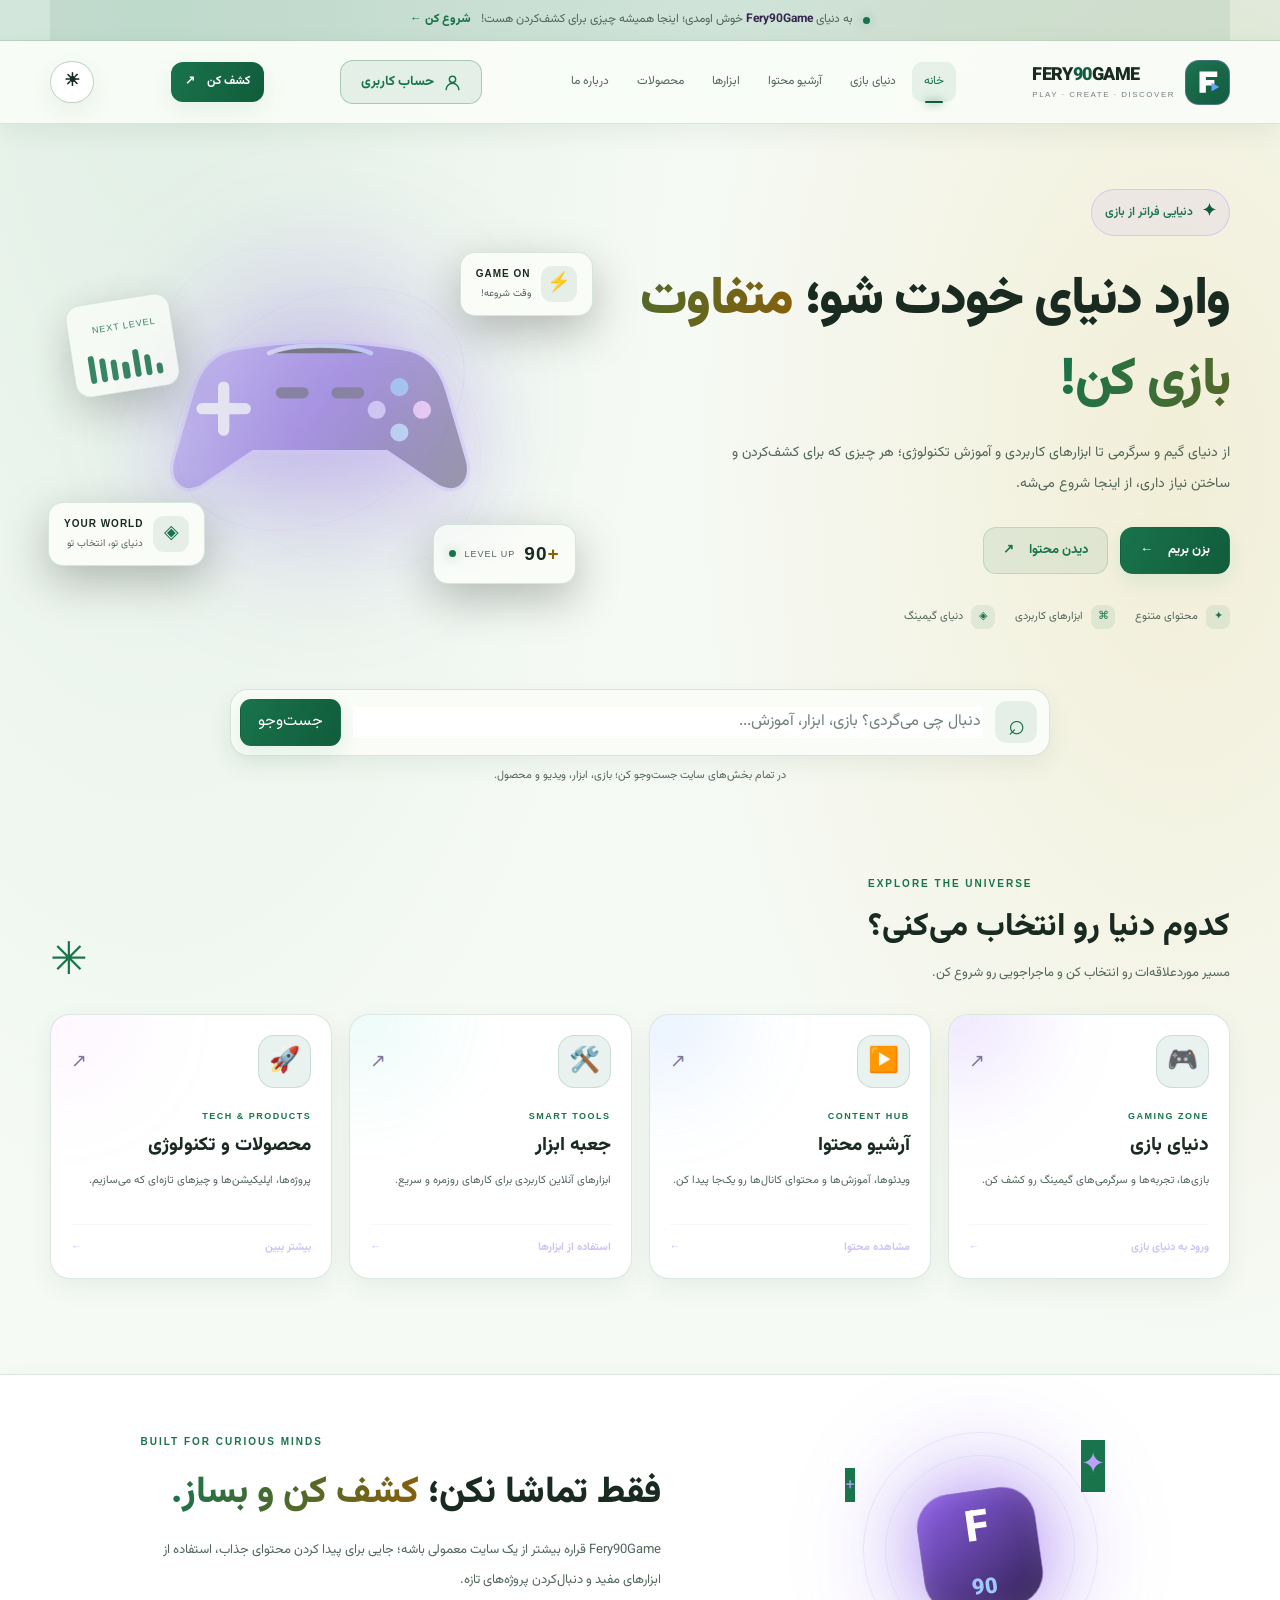
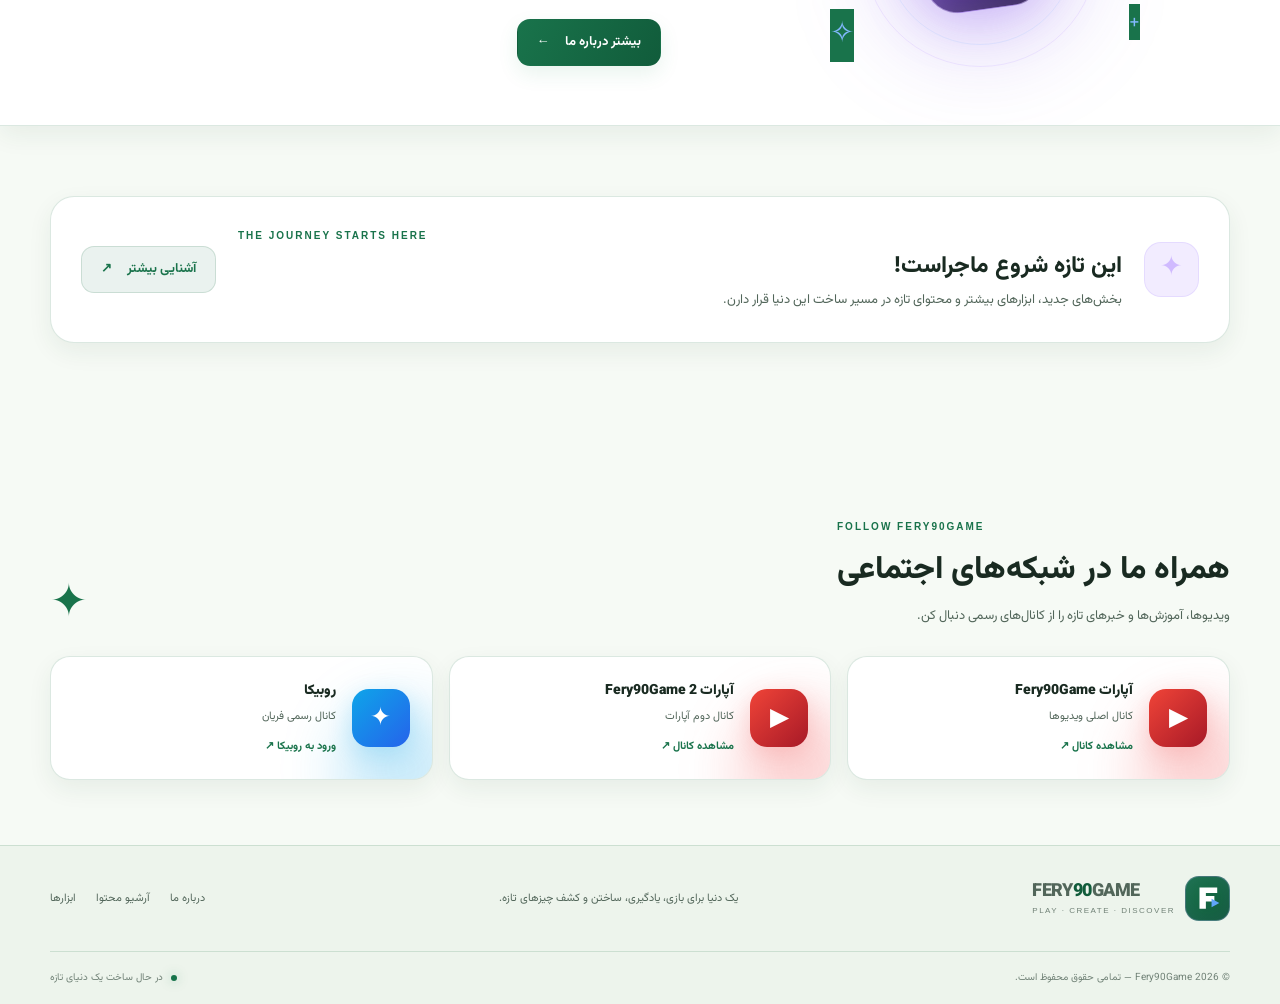
<file: index.html>
<!DOCTYPE html>
<html lang="fa" dir="rtl">
<head>
    <meta charset="UTF-8">
    <meta name="viewport" content="width=device-width, initial-scale=1.0">
    <meta name="theme-color" content="#090811">

    <title>Fery90Game | دنیای بازی، تکنولوژی و سرگرمی</title>
    <meta name="description" content="در Fery90Game دنیایی از بازی‌ها، ابزارهای کاربردی، آموزش تکنولوژی و محتوای سرگرم‌کننده را کشف کن.">

    <link rel="preconnect" href="https://fonts.googleapis.com">
    <link rel="preconnect" href="https://fonts.gstatic.com" crossorigin>
    <link href="https://fonts.googleapis.com/css2?family=Vazirmatn:wght@400;500;600;700;800;900&display=swap" rel="stylesheet">

    <link rel="stylesheet" href="css/style.css">
    <script src="js/app.js" defer></script>
    <style>
        /* جلوگیری از جابه‌جایی و کوچک‌شدن صفحه در موبایل (ناشی از افکت‌های نورانی پس‌زمینه) */
        html, body { overflow-x: clip; }
        body { position: relative; }
    </style>
  <script src="js/theme.js" defer></script>
  <link rel="stylesheet" href="css/theme.css">

  <meta name="robots" content="index, follow, max-image-preview:large">
  <link rel="canonical" href="https://fery90game.github.io/fery90game/index.html">
  <meta property="og:type" content="website">
  <meta property="og:site_name" content="Fery90Game">
  <meta property="og:title" content="Fery90Game | دنیای بازی، تکنولوژی و سرگرمی">
  <meta property="og:description" content="در Fery90Game دنیایی از بازی‌ها، ابزارهای کاربردی، آموزش تکنولوژی و محتوای سرگرم‌کننده را کشف کن.">
  <meta property="og:url" content="https://fery90game.github.io/fery90game/index.html">
  <meta property="og:locale" content="fa_IR">
  <meta name="twitter:card" content="summary">
  <meta name="twitter:title" content="Fery90Game | دنیای بازی، تکنولوژی و سرگرمی">
  <meta name="twitter:description" content="در Fery90Game دنیایی از بازی‌ها، ابزارهای کاربردی، آموزش تکنولوژی و محتوای سرگرم‌کننده را کشف کن.">
  <script type="application/ld+json">
{
  "@context": "https://schema.org",
  "@type": "WebPage",
  "name": "Fery90Game | دنیای بازی، تکنولوژی و سرگرمی",
  "description": "در Fery90Game دنیایی از بازی‌ها، ابزارهای کاربردی، آموزش تکنولوژی و محتوای سرگرم‌کننده را کشف کن.",
  "url": "https://fery90game.github.io/fery90game/index.html",
  "inLanguage": "fa-IR",
  "isPartOf": {
    "@type": "WebSite",
    "name": "Fery90Game",
    "url": "https://fery90game.github.io/fery90game/"
  }
}
</script>

</head>
<body>
    <div class="page-glow page-glow-one" aria-hidden="true"></div>
    <div class="page-glow page-glow-two" aria-hidden="true"></div>

    <div class="announcement">
        <div class="container announcement-inner">
            <span class="announcement-dot"></span>
            <p>به دنیای <strong>Fery90Game</strong> خوش اومدی؛ اینجا همیشه چیزی برای کشف‌کردن هست!</p>
            <a href="#explore">شروع کن <span aria-hidden="true">←</span></a>
        </div>
    </div>

    <header class="site-header">
        <div class="container header-inner">
            <a class="brand" href="index.html" aria-label="صفحه اصلی Fery90Game">
                <span class="brand-icon" aria-hidden="true">
                    <svg viewBox="0 0 48 48" fill="none">
                        <path d="M12 9H37V17H21V21H33V29H21V39H12V9Z" fill="currentColor"/>
                        <path d="M29 25L40 31L29 37V25Z" fill="#60A5FA"/>
                    </svg>
                </span>
                <span class="brand-copy">
                    <span class="brand-name">FERY<span>90</span>GAME</span>
                    <span class="brand-caption">PLAY · CREATE · DISCOVER</span>
                </span>
            </a>

            <button class="mobile-menu-button" id="mobileMenuButton"
                    type="button" aria-label="باز کردن منو"
                    aria-expanded="false" aria-controls="mainNavigation">
                <span></span><span></span><span></span>
            </button>

            <nav class="main-navigation" id="mainNavigation" aria-label="منوی اصلی">
                <a class="nav-link active" href="index.html">خانه</a>
                <a class="nav-link" href="pages/gaming.html">دنیای بازی</a>
                <a class="nav-link" href="pages/content.html">آرشیو محتوا</a>
                <a class="nav-link" href="pages/tools.html">ابزارها</a>
                <a class="nav-link" href="pages/products.html">محصولات</a>
                <a class="nav-link" href="pages/about.html">درباره ما</a>
            </nav>

                <a class="header-account-link" href="auth.html" aria-label="ورود به حساب کاربری" title="حساب کاربری">
                    <svg class="header-account-icon" viewBox="0 0 24 24" fill="none" aria-hidden="true">
                        <path d="M20 21a8 8 0 0 0-16 0" stroke="currentColor" stroke-width="1.8" stroke-linecap="round"/>
                        <circle cx="12" cy="8" r="4" stroke="currentColor" stroke-width="1.8"/>
                    </svg>
                    <span class="header-account-text">حساب کاربری</span>
                </a>

            <a class="header-cta" href="#explore">
                <span>کشف کن</span>
                <span aria-hidden="true">↗</span>
            </a>
        </div>
    </header>

    <main>
        <section class="hero container">
            <div class="hero-content">
                <div class="eyebrow">
                    <span class="eyebrow-icon">✦</span>
                    دنیایی فراتر از بازی
                </div>

                <h1>
                    وارد دنیای خودت شو؛
                    <span class="gradient-text">متفاوت بازی کن!</span>
                </h1>

                <p class="hero-description">
                    از دنیای گیم و سرگرمی تا ابزارهای کاربردی و آموزش تکنولوژی؛
                    هر چیزی که برای کشف‌کردن و ساختن نیاز داری، از اینجا شروع می‌شه.
                </p>

                <div class="hero-actions">
                    <a class="button button-primary" href="#explore">
                        بزن بریم
                        <span aria-hidden="true">←</span>
                    </a>
                    <a class="button button-secondary" href="pages/content.html">
                        دیدن محتوا
                        <span aria-hidden="true">↗</span>
                    </a>
                </div>

                <div class="hero-highlights">
                    <div class="highlight-item">
                        <span class="highlight-icon purple">✦</span>
                        <span>محتوای متنوع</span>
                    </div>
                    <div class="highlight-item">
                        <span class="highlight-icon blue">⌘</span>
                        <span>ابزارهای کاربردی</span>
                    </div>
                    <div class="highlight-item">
                        <span class="highlight-icon pink">◈</span>
                        <span>دنیای گیمینگ</span>
                    </div>
                </div>
            </div>

            <div class="hero-visual" aria-label="تصویر گرافیکی دنیای گیمینگ">
                <div class="visual-orbit orbit-one"></div>
                <div class="visual-orbit orbit-two"></div>

                <div class="visual-card visual-card-back">
                    <span class="visual-card-label">NEXT LEVEL</span>
                    <div class="visual-bars">
                        <i></i><i></i><i></i><i></i><i></i><i></i><i></i>
                    </div>
                </div>

                <div class="hero-controller">
                    <svg viewBox="0 0 300 220" role="img" aria-label="دسته بازی">
                        <defs>
                            <linearGradient id="controllerBody" x1="30" y1="30" x2="260" y2="200" gradientUnits="userSpaceOnUse">
                                <stop stop-color="#A78BFA"/>
                                <stop offset="0.5" stop-color="#6D43D9"/>
                                <stop offset="1" stop-color="#29204B"/>
                            </linearGradient>
                            <linearGradient id="controllerLight" x1="60" y1="60" x2="240" y2="160" gradientUnits="userSpaceOnUse">
                                <stop stop-color="#E9D5FF"/>
                                <stop offset="1" stop-color="#60A5FA"/>
                            </linearGradient>
                        </defs>
                        <path d="M77 57C58 59 44 73 38 94L20 155C15 175 29 187 45 179L91 148H209L255 179C271 187 285 175 280 155L262 94C256 73 242 59 223 57C176 49 124 49 77 57Z"
                              fill="url(#controllerBody)" stroke="#C4B5FD" stroke-width="3"/>
                        <path d="M65 91V129M46 110H84" stroke="#F5F3FF" stroke-width="10" stroke-linecap="round"/>
                        <circle cx="220" cy="91" r="8" fill="#60A5FA"/>
                        <circle cx="240" cy="111" r="8" fill="#F0ABFC"/>
                        <circle cx="200" cy="111" r="8" fill="#C4B5FD"/>
                        <circle cx="220" cy="131" r="8" fill="#93C5FD"/>
                        <rect x="111" y="91" width="29" height="10" rx="5" fill="#241A43"/>
                        <rect x="160" y="91" width="29" height="10" rx="5" fill="#241A43"/>
                        <path d="M105 61C125 52 175 52 195 61" stroke="url(#controllerLight)" stroke-width="4" stroke-linecap="round"/>
                    </svg>
                </div>

                <div class="floating-chip chip-top">
                    <span class="chip-icon">⚡</span>
                    <span><strong>GAME ON</strong><small>وقت شروعه!</small></span>
                </div>

                <div class="floating-chip chip-bottom">
                    <span class="chip-icon blue-chip">◈</span>
                    <span><strong>YOUR WORLD</strong><small>دنیای تو، انتخاب تو</small></span>
                </div>

                <div class="visual-card visual-card-front">
                    <span class="live-indicator"></span>
                    <span>LEVEL UP</span>
                    <strong>90<span>+</span></strong>
                </div>
            </div>
        </section>

        <section class="container quick-search-section" id="explore">
            <div class="quick-search">
                <span class="search-symbol" aria-hidden="true">⌕</span>
                <label class="visually-hidden" for="siteSearch">جست‌وجو در سایت</label>
                <input id="siteSearch" type="search" placeholder="دنبال چی می‌گردی؟ بازی، ابزار، آموزش..." autocomplete="off">
                <button id="searchButton" class="search-button" type="button">جست‌وجو</button>
            </div>
            <p class="search-hint" id="searchHint">در تمام بخش‌های سایت جست‌وجو کن؛ بازی، ابزار، ویدیو و محصول.</p>
            <div class="global-search-results" id="globalSearchResults" aria-live="polite" hidden></div>
        </section>

        <section class="section container" id="categories">
            <div class="section-heading">
                <div>
                    <span class="section-kicker">EXPLORE THE UNIVERSE</span>
                    <h2>کدوم دنیا رو انتخاب می‌کنی؟</h2>
                    <p>مسیر موردعلاقه‌ات رو انتخاب کن و ماجراجویی رو شروع کن.</p>
                </div>
                <span class="section-decoration" aria-hidden="true">✳</span>
            </div>

            <div class="category-grid">
                <a class="category-card category-gaming searchable-card" href="pages/gaming.html" data-search="بازی گیم گیمینگ سرگرمی بازی های آنلاین">
                    <div class="category-top">
                        <span class="category-icon">🎮</span>
                        <span class="card-arrow" aria-hidden="true">↗</span>
                    </div>
                    <span class="category-label">GAMING ZONE</span>
                    <h3>دنیای بازی</h3>
                    <p>بازی‌ها، تجربه‌ها و سرگرمی‌های گیمینگ رو کشف کن.</p>
                    <span class="category-link">ورود به دنیای بازی <span aria-hidden="true">←</span></span>
                </a>

                <a class="category-card category-content searchable-card" href="pages/content.html" data-search="آپارات روبیکا ویدیو محتوا آموزش ویدئویی آرشیو">
                    <div class="category-top">
                        <span class="category-icon">▶️</span>
                        <span class="card-arrow" aria-hidden="true">↗</span>
                    </div>
                    <span class="category-label">CONTENT HUB</span>
                    <h3>آرشیو محتوا</h3>
                    <p>ویدئوها، آموزش‌ها و محتوای کانال‌ها رو یک‌جا پیدا کن.</p>
                    <span class="category-link">مشاهده محتوا <span aria-hidden="true">←</span></span>
                </a>

                <a class="category-card category-tools searchable-card" href="pages/tools.html" data-search="ابزار محاسبه گر تبدیل واحد رمز ساز ابزار آنلاین">
                    <div class="category-top">
                        <span class="category-icon">🛠️</span>
                        <span class="card-arrow" aria-hidden="true">↗</span>
                    </div>
                    <span class="category-label">SMART TOOLS</span>
                    <h3>جعبه ابزار</h3>
                    <p>ابزارهای آنلاین کاربردی برای کارهای روزمره و سریع.</p>
                    <span class="category-link">استفاده از ابزارها <span aria-hidden="true">←</span></span>
                </a>

                <a class="category-card category-tech searchable-card" href="pages/products.html" data-search="تکنولوژی محصول برنامه اپلیکیشن دانلود نرم افزار">
                    <div class="category-top">
                        <span class="category-icon">🚀</span>
                        <span class="card-arrow" aria-hidden="true">↗</span>
                    </div>
                    <span class="category-label">TECH & PRODUCTS</span>
                    <h3>محصولات و تکنولوژی</h3>
                    <p>پروژه‌ها، اپلیکیشن‌ها و چیزهای تازه‌ای که می‌سازیم.</p>
                    <span class="category-link">بیشتر ببین <span aria-hidden="true">←</span></span>
                </a>
            </div>
            <p class="empty-search" id="emptySearch" hidden>نتیجه‌ای پیدا نشد. عبارت دیگه‌ای رو امتحان کن.</p>
        </section>

        <section class="feature-section">
            <div class="container feature-layout">
                <div class="feature-art" aria-hidden="true">
                    <div class="feature-ring ring-one"></div>
                    <div class="feature-ring ring-two"></div>
                    <div class="feature-orb">F<span>90</span></div>
                    <span class="feature-star star-one">✦</span>
                    <span class="feature-star star-two">✧</span>
                    <span class="feature-plus plus-one">+</span>
                    <span class="feature-plus plus-two">+</span>
                </div>

                <div class="feature-copy">
                    <span class="section-kicker">BUILT FOR CURIOUS MINDS</span>
                    <h2>فقط تماشا نکن؛ <span class="gradient-text">کشف کن و بساز.</span></h2>
                    <p>
                        Fery90Game قراره بیشتر از یک سایت معمولی باشه؛
                        جایی برای پیدا کردن محتوای جذاب، استفاده از ابزارهای مفید
                        و دنبال‌کردن پروژه‌های تازه.
                    </p>
                    <a class="button button-primary" href="pages/about.html">
                        بیشتر درباره ما
                        <span aria-hidden="true">←</span>
                    </a>
                </div>
            </div>
        </section>

        <section class="section container community-section">
            <div class="community-card">
                <div class="community-symbol" aria-hidden="true">✦</div>
                <div class="community-copy">
                    <span class="section-kicker">THE JOURNEY STARTS HERE</span>
                    <h2>این تازه شروع ماجراست!</h2>
                    <p>بخش‌های جدید، ابزارهای بیشتر و محتوای تازه در مسیر ساخت این دنیا قرار دارن.</p>
                </div>
                <a class="button button-secondary" href="pages/about.html">آشنایی بیشتر <span aria-hidden="true">↗</span></a>
            </div>
        </section>
    
        <section class="section container home-social-section" aria-labelledby="homeSocialTitle"><div class="section-heading"><div><span class="section-kicker">FOLLOW FERY90GAME</span><h2 id="homeSocialTitle">همراه ما در شبکه‌های اجتماعی</h2><p>ویدیوها، آموزش‌ها و خبرهای تازه را از کانال‌های رسمی دنبال کن.</p></div><span class="section-decoration" aria-hidden="true">✦</span></div><div class="social-links-grid"><a class="social-card social-aparat" href="https://www.aparat.com/fery90_game" target="_blank" rel="noopener noreferrer"><span class="social-card-icon" aria-hidden="true">▶</span><span class="social-card-copy"><strong>آپارات Fery90Game</strong><small>کانال اصلی ویدیوها</small><b>مشاهده کانال <span aria-hidden="true">↗</span></b></span></a><a class="social-card social-aparat" href="https://www.aparat.com/fery90_game2" target="_blank" rel="noopener noreferrer"><span class="social-card-icon" aria-hidden="true">▶</span><span class="social-card-copy"><strong>آپارات Fery90Game 2</strong><small>کانال دوم آپارات</small><b>مشاهده کانال <span aria-hidden="true">↗</span></b></span></a><a class="social-card social-rubika" href="https://rubika.ir/faryanaparat" target="_blank" rel="noopener noreferrer"><span class="social-card-icon" aria-hidden="true">✦</span><span class="social-card-copy"><strong>روبیکا</strong><small>کانال رسمی فریان</small><b>ورود به روبیکا <span aria-hidden="true">↗</span></b></span></a></div></section>
</main>

    <footer class="site-footer">
        <div class="container footer-main">
            <a class="brand footer-brand" href="index.html">
                <span class="brand-icon" aria-hidden="true">
                    <svg viewBox="0 0 48 48" fill="none">
                        <path d="M12 9H37V17H21V21H33V29H21V39H12V9Z" fill="currentColor"/>
                        <path d="M29 25L40 31L29 37V25Z" fill="#60A5FA"/>
                    </svg>
                </span>
                <span class="brand-copy">
                    <span class="brand-name">FERY<span>90</span>GAME</span>
                    <span class="brand-caption">PLAY · CREATE · DISCOVER</span>
                </span>
            </a>

            <p class="footer-description">یک دنیا برای بازی، یادگیری، ساختن و کشف چیزهای تازه.</p>

            <nav class="footer-links" aria-label="پیوندهای پایین صفحه">
                <a href="pages/about.html">درباره ما</a>
                <a href="pages/content.html">آرشیو محتوا</a>
                <a href="pages/tools.html">ابزارها</a>

            </nav>
        </div>
        <div class="container footer-bottom">
            <span>© <span id="currentYear">2026</span> Fery90Game — تمامی حقوق محفوظ است.</span>
            <span class="footer-status"><span></span> در حال ساخت یک دنیای تازه</span>
        </div>
    </footer>
</body>
</html>
</file>
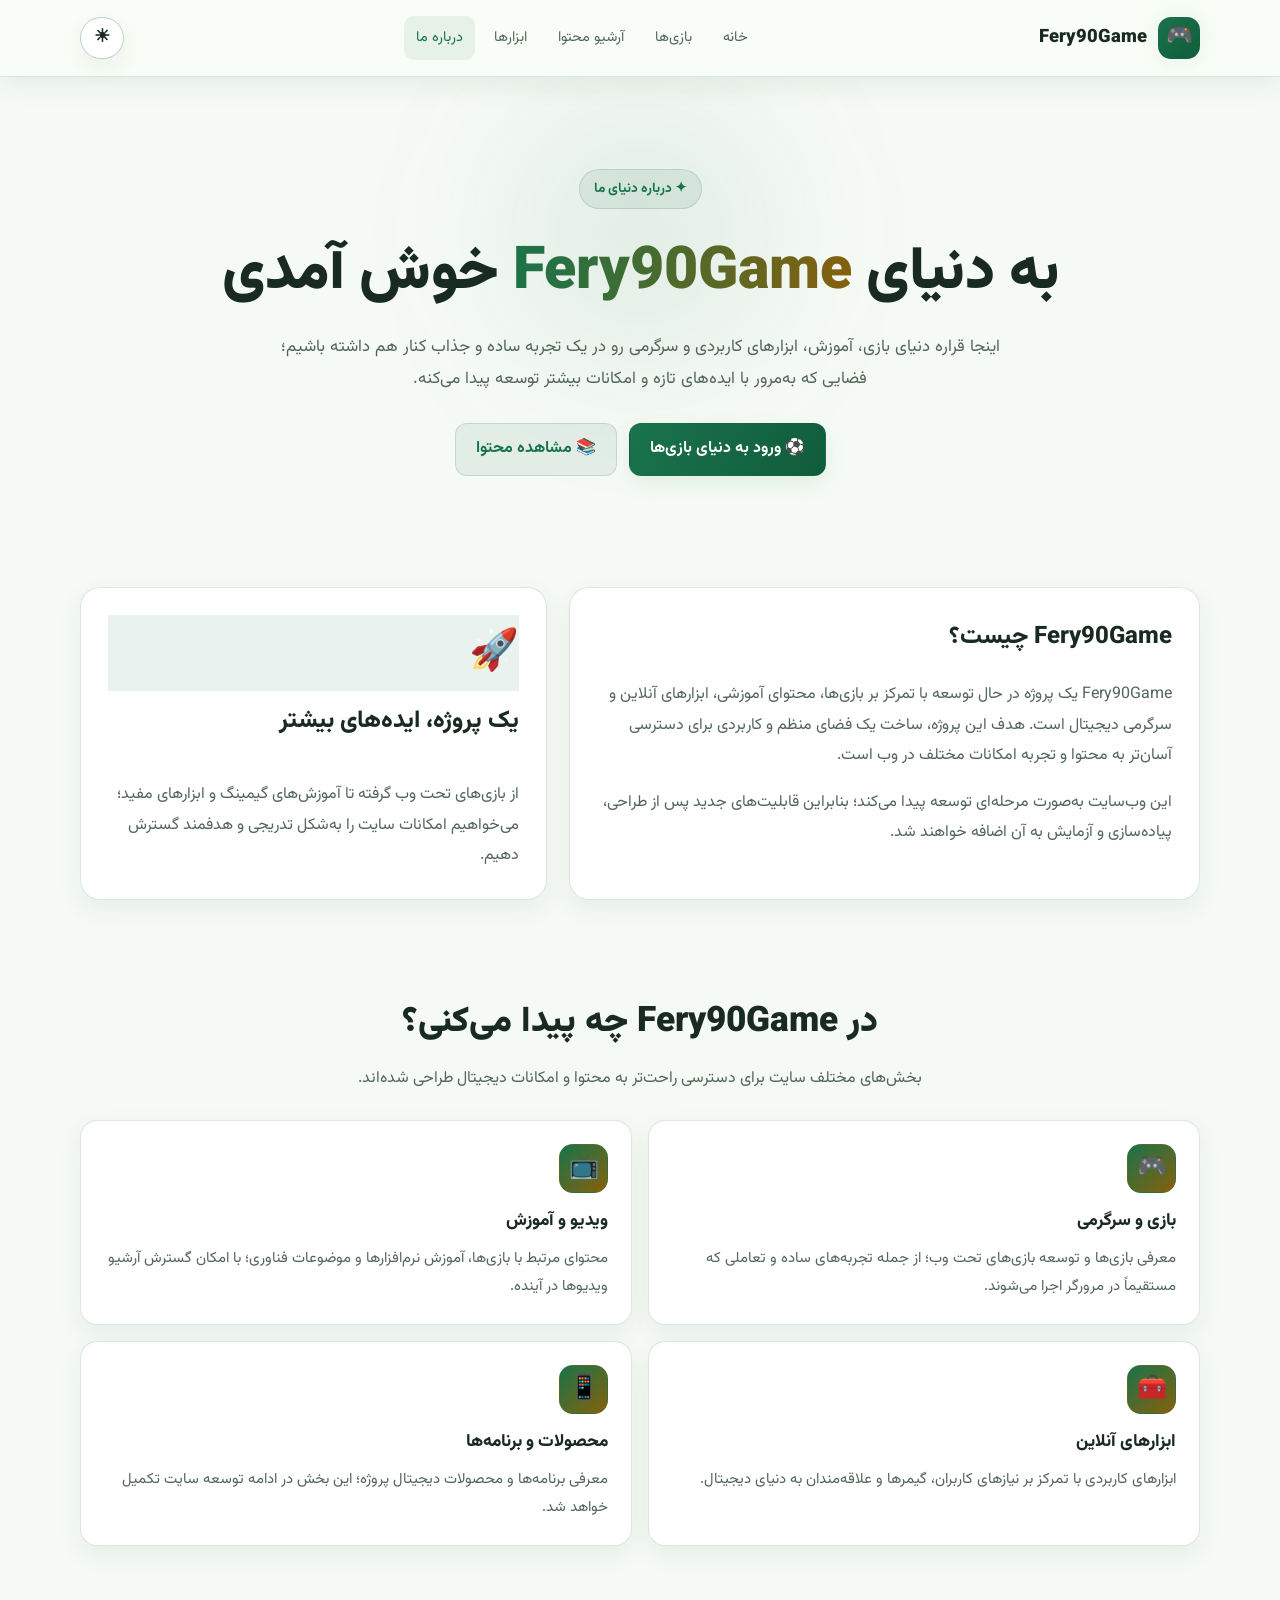
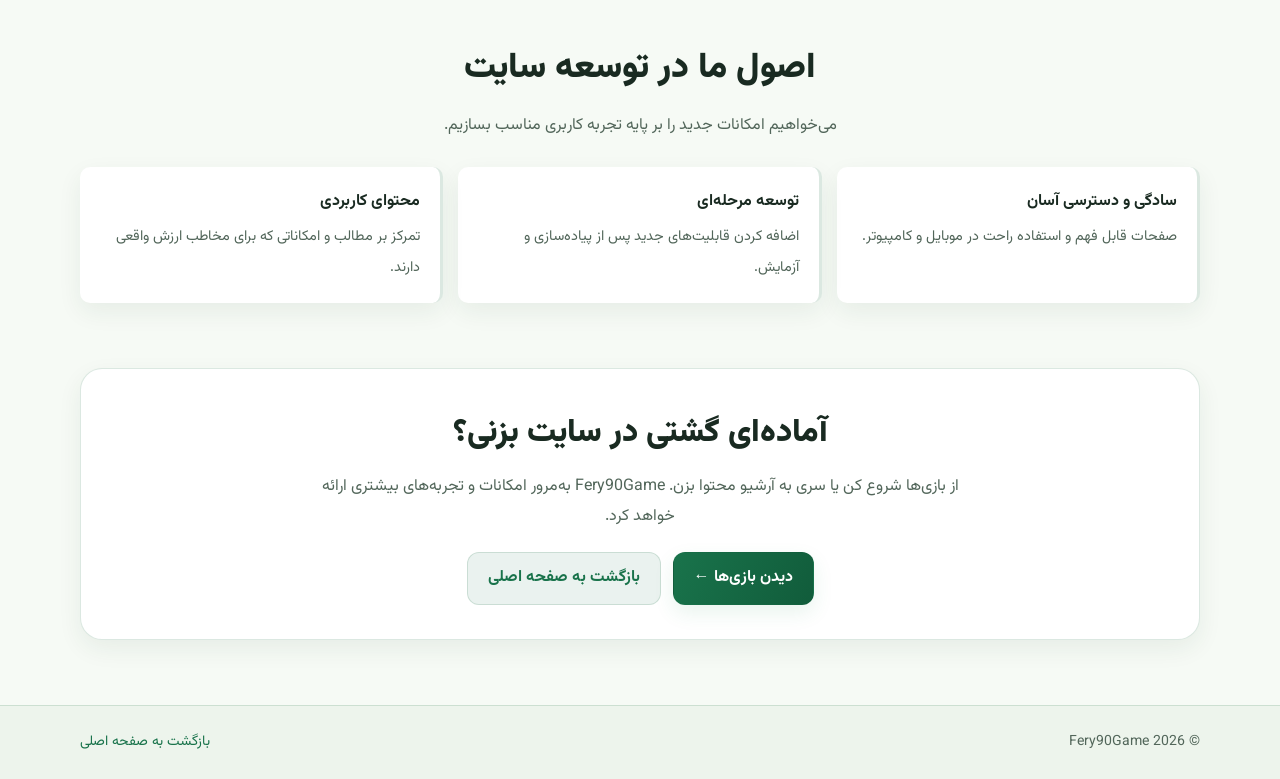
<file: pages/about.html>
<!DOCTYPE html>
<html lang="fa" dir="rtl">
<head>
  <meta charset="UTF-8">
  <meta name="viewport" content="width=device-width, initial-scale=1.0">

  <title>درباره ما | Fery90Game؛ دنیای بازی و تکنولوژی</title>
  <meta name="description" content="با Fery90Game آشنا شوید؛ بستری برای دنیای بازی‌ها، آموزش‌های کاربردی، ابزارهای آنلاین و تجربه‌های سرگرم‌کننده در دنیای فناوری.">
  <meta name="theme-color" content="#0b0b14">
  <link rel="stylesheet" href="../css/style.css">

  <link rel="preconnect" href="https://fonts.googleapis.com">
  <link rel="preconnect" href="https://fonts.gstatic.com" crossorigin>
  <link href="https://fonts.googleapis.com/css2?family=Vazirmatn:wght@400;500;600;700;800;900&display=swap" rel="stylesheet">

  <style>
    .about-page {
      --about-bg: var(--bg);
      --about-panel: var(--surface);
      --about-border: var(--border);
      --about-purple: var(--accent);
      --about-blue: var(--secondary);
      --about-text: var(--text);
      --about-muted: var(--muted);
      min-height: 100vh;
      background:
        radial-gradient(ellipse at 85% 0%, var(--accent-soft), transparent 38%),
        radial-gradient(ellipse at 5% 40%, var(--secondary-soft), transparent 35%),
        var(--about-bg);
      color: var(--about-text);
      font-family: "Vazirmatn", sans-serif;
      line-height: 1.9;
    }

    .about-page *,
    .about-page *::before,
    .about-page *::after {
      box-sizing: border-box;
    }

    .about-container {
      width: min(1120px, calc(100% - 36px));
      margin-inline: auto;
    }

    .about-header {
      border-bottom: 1px solid var(--about-border);
      background: color-mix(in srgb, var(--bg) 90%, transparent);
    }

    .about-header-inner {
      min-height: 76px;
      display: flex;
      align-items: center;
      justify-content: space-between;
      gap: 24px;
      flex-wrap: wrap;
      padding-block: 12px;
    }

    .about-brand {
      display: inline-flex;
      align-items: center;
      gap: 11px;
      color: var(--about-text);
      text-decoration: none;
      font-size: 1.15rem;
      font-weight: 900;
    }

    .about-brand-icon {
      width: 42px;
      height: 42px;
      display: grid;
      place-items: center;
      border-radius: 13px;
      background: linear-gradient(135deg, var(--button-start), var(--button-end));
      box-shadow: 0 0 25px var(--glow);
      font-size: 1.35rem;
    }

    .about-nav {
      display: flex;
      flex-wrap: wrap;
      align-items: center;
      gap: 7px;
    }

    .about-nav a {
      padding: 8px 12px;
      border-radius: 10px;
      color: var(--about-muted);
      text-decoration: none;
      font-size: .9rem;
      transition: background .2s, color .2s;
    }

    .about-nav a:hover,
    .about-nav a[aria-current="page"] {
      background: var(--accent-soft);
      color: var(--about-purple);
    }

    .about-hero {
      position: relative;
      overflow: hidden;
      padding-block: 92px 76px;
      text-align: center;
    }

    .about-hero::before {
      content: "";
      position: absolute;
      width: 270px;
      height: 270px;
      top: 20px;
      left: calc(50% - 135px);
      border-radius: 50%;
      background: var(--accent-soft);
      filter: blur(75px);
      pointer-events: none;
    }

    .about-eyebrow {
      position: relative;
      display: inline-flex;
      align-items: center;
      gap: 8px;
      padding: 6px 14px;
      border: 1px solid var(--about-border);
      border-radius: 999px;
      background: var(--accent-soft);
      color: var(--about-purple);
      font-size: .85rem;
      font-weight: 700;
    }

    .about-hero h1 {
      position: relative;
      max-width: 850px;
      margin: 22px auto 15px;
      font-size: clamp(2rem, 5vw, 3.7rem);
      font-weight: 900;
      line-height: 1.45;
    }

    .about-gradient-text {
      background: linear-gradient(90deg, var(--accent), var(--secondary));
      -webkit-background-clip: text;
      background-clip: text;
      color: transparent;
    }

    .about-hero p {
      position: relative;
      max-width: 720px;
      margin: 0 auto;
      color: var(--about-muted);
      font-size: 1.05rem;
    }

    .about-actions {
      position: relative;
      display: flex;
      justify-content: center;
      flex-wrap: wrap;
      gap: 12px;
      margin-top: 28px;
    }

    .about-button {
      display: inline-flex;
      align-items: center;
      justify-content: center;
      gap: 8px;
      min-height: 47px;
      padding: 10px 20px;
      border: 1px solid var(--about-border);
      border-radius: 12px;
      color: var(--about-text);
      text-decoration: none;
      font-weight: 700;
      transition: transform .2s, border-color .2s, background .2s;
    }

    .about-button:hover {
      transform: translateY(-2px);
      border-color: var(--about-purple);
    }

    .about-button-primary {
      border-color: transparent;
      background: linear-gradient(120deg, var(--button-start), var(--button-end));
      box-shadow: 0 8px 28px var(--glow);
    }

    .about-section {
      padding-block: 35px 55px;
    }

    .about-section-heading {
      margin-bottom: 25px;
      text-align: center;
    }

    .about-section-heading h2 {
      margin: 0 0 8px;
      font-size: clamp(1.5rem, 3vw, 2.2rem);
      font-weight: 900;
    }

    .about-section-heading p {
      max-width: 680px;
      margin: 0 auto;
      color: var(--about-muted);
    }

    .about-story {
      display: grid;
      grid-template-columns: 1.15fr .85fr;
      gap: 22px;
      align-items: stretch;
    }

    .about-panel {
      padding: 27px;
      border: 1px solid var(--about-border);
      border-radius: 20px;
      background: linear-gradient(145deg, var(--surface-raised), var(--surface));
    }

    .about-panel h2,
    .about-panel h3 {
      margin-top: 0;
      font-weight: 800;
    }

    .about-panel p {
      margin-bottom: 0;
      color: var(--about-muted);
    }

    .about-highlight {
      display: flex;
      flex-direction: column;
      justify-content: center;
      min-height: 230px;
      background:
        radial-gradient(circle at 85% 15%, var(--secondary-soft), transparent 45%),
        linear-gradient(145deg, var(--accent-soft), var(--surface));
    }

    .about-highlight-icon {
      margin-bottom: 8px;
      font-size: 2.5rem;
    }

    .about-features {
      display: grid;
      grid-template-columns: repeat(2, minmax(0, 1fr));
      gap: 16px;
    }

    .about-feature {
      padding: 23px;
      border: 1px solid var(--about-border);
      border-radius: 17px;
      background: var(--surface);
      transition: transform .2s, border-color .2s;
    }

    .about-feature:hover {
      transform: translateY(-3px);
      border-color: var(--border-strong);
    }

    .about-feature-icon {
      width: 49px;
      height: 49px;
      display: grid;
      place-items: center;
      margin-bottom: 12px;
      border: 1px solid var(--about-border);
      border-radius: 14px;
      background: var(--accent-soft);
      font-size: 1.5rem;
    }

    .about-feature h3 {
      margin: 0 0 7px;
      font-size: 1.08rem;
      font-weight: 800;
    }

    .about-feature p {
      margin: 0;
      color: var(--about-muted);
      font-size: .93rem;
    }

    .about-principles {
      display: grid;
      grid-template-columns: repeat(3, minmax(0, 1fr));
      gap: 15px;
    }

    .about-principle {
      padding: 20px;
      border-right: 3px solid var(--about-purple);
      border-radius: 10px;
      background: var(--accent-soft);
    }

    .about-principle strong {
      display: block;
      margin-bottom: 5px;
    }

    .about-principle span {
      color: var(--about-muted);
      font-size: .9rem;
    }

    .about-final-cta {
      margin-block: 10px 65px;
      padding: 34px 24px;
      border: 1px solid var(--about-border);
      border-radius: 22px;
      background:
        radial-gradient(ellipse at 90% 0%, var(--accent-soft), transparent 50%),
        var(--about-panel);
      text-align: center;
    }

    .about-final-cta h2 {
      margin: 0 0 8px;
      font-size: clamp(1.4rem, 3vw, 2rem);
      font-weight: 900;
    }

    .about-final-cta p {
      max-width: 650px;
      margin: 0 auto;
      color: var(--about-muted);
    }

    .about-final-cta .about-actions {
      margin-top: 20px;
    }

    .about-footer {
      padding-block: 23px;
      border-top: 1px solid var(--about-border);
      color: var(--about-muted);
      font-size: .88rem;
    }

    .about-footer-inner {
      display: flex;
      justify-content: space-between;
      align-items: center;
      flex-wrap: wrap;
      gap: 10px 20px;
    }

    .about-footer a {
      color: var(--about-purple);
      text-decoration: none;
    }

    @media (max-width: 760px) {
      .about-header-inner {
        justify-content: center;
        gap: 10px;
      }

      .about-nav {
        justify-content: center;
      }

      .about-hero {
        padding-block: 65px 45px;
      }

      .about-story {
        grid-template-columns: 1fr;
      }

      .about-features {
        grid-template-columns: 1fr;
      }

      .about-principles {
        grid-template-columns: 1fr;
      }

      .about-panel {
        padding: 21px;
      }
    }

    @media (prefers-reduced-motion: reduce) {
      .about-page *,
      .about-page *::before,
      .about-page *::after {
        scroll-behavior: auto !important;
        transition: none !important;
      }
    }
  </style>
  <script src="../js/theme.js" defer></script>
  <link rel="stylesheet" href="../css/theme.css">

  <meta name="robots" content="index, follow, max-image-preview:large">
  <link rel="canonical" href="https://fery90game.github.io/fery90game/pages/about.html">
  <meta property="og:type" content="website">
  <meta property="og:site_name" content="Fery90Game">
  <meta property="og:title" content="درباره ما | Fery90Game؛ دنیای بازی و تکنولوژی">
  <meta property="og:description" content="با Fery90Game آشنا شوید؛ بستری برای دنیای بازی‌ها، آموزش‌های کاربردی، ابزارهای آنلاین و تجربه‌های سرگرم‌کننده در دنیای فناوری.">
  <meta property="og:url" content="https://fery90game.github.io/fery90game/pages/about.html">
  <meta property="og:locale" content="fa_IR">
  <meta name="twitter:card" content="summary">
  <meta name="twitter:title" content="درباره ما | Fery90Game؛ دنیای بازی و تکنولوژی">
  <meta name="twitter:description" content="با Fery90Game آشنا شوید؛ بستری برای دنیای بازی‌ها، آموزش‌های کاربردی، ابزارهای آنلاین و تجربه‌های سرگرم‌کننده در دنیای فناوری.">
  <script type="application/ld+json">
{
  "@context": "https://schema.org",
  "@type": "WebPage",
  "name": "درباره ما | Fery90Game؛ دنیای بازی و تکنولوژی",
  "description": "با Fery90Game آشنا شوید؛ بستری برای دنیای بازی‌ها، آموزش‌های کاربردی، ابزارهای آنلاین و تجربه‌های سرگرم‌کننده در دنیای فناوری.",
  "url": "https://fery90game.github.io/fery90game/pages/about.html",
  "inLanguage": "fa-IR",
  "isPartOf": {
    "@type": "WebSite",
    "name": "Fery90Game",
    "url": "https://fery90game.github.io/fery90game/"
  }
}
</script>

</head>

<body class="about-page">
  <header class="about-header">
    <div class="about-container about-header-inner">
      <a class="about-brand" href="../index.html" aria-label="صفحه اصلی Fery90Game">
        <span class="about-brand-icon" aria-hidden="true">🎮</span>
        <span>Fery90Game</span>
      </a>

      <nav class="about-nav" aria-label="منوی اصلی">
        <a href="../index.html">خانه</a>
        <a href="gaming.html">بازی‌ها</a>
        <a href="content.html">آرشیو محتوا</a>
        <a href="tools.html">ابزارها</a>
        <a href="about.html" aria-current="page">درباره ما</a>
      </nav>
    </div>
  </header>

  <main>
    <section class="about-hero">
      <div class="about-container">
        <span class="about-eyebrow">✦ درباره دنیای ما</span>

        <h1>
          به دنیای
          <span class="about-gradient-text">Fery90Game</span>
          خوش آمدی
        </h1>

        <p>
          اینجا قراره دنیای بازی، آموزش، ابزارهای کاربردی و سرگرمی رو
          در یک تجربه ساده و جذاب کنار هم داشته باشیم؛ فضایی که به‌مرور
          با ایده‌های تازه و امکانات بیشتر توسعه پیدا می‌کنه.
        </p>

        <div class="about-actions">
          <a class="about-button about-button-primary" href="gaming.html">
            ⚽ ورود به دنیای بازی‌ها
          </a>
          <a class="about-button" href="content.html">
            📚 مشاهده محتوا
          </a>
        </div>
      </div>
    </section>

    <section class="about-section">
      <div class="about-container about-story">
        <article class="about-panel">
          <h2>Fery90Game چیست؟</h2>
          <p>
            Fery90Game یک پروژه در حال توسعه با تمرکز بر بازی‌ها،
            محتوای آموزشی، ابزارهای آنلاین و سرگرمی دیجیتال است.
            هدف این پروژه، ساخت یک فضای منظم و کاربردی برای دسترسی
            آسان‌تر به محتوا و تجربه امکانات مختلف در وب است.
          </p>
          <p>
            این وب‌سایت به‌صورت مرحله‌ای توسعه پیدا می‌کند؛ بنابراین
            قابلیت‌های جدید پس از طراحی، پیاده‌سازی و آزمایش به آن
            اضافه خواهند شد.
          </p>
        </article>

        <aside class="about-panel about-highlight">
          <div class="about-highlight-icon" aria-hidden="true">🚀</div>
          <h2>یک پروژه، ایده‌های بیشتر</h2>
          <p>
            از بازی‌های تحت وب گرفته تا آموزش‌های گیمینگ و ابزارهای
            مفید؛ می‌خواهیم امکانات سایت را به‌شکل تدریجی و هدفمند
            گسترش دهیم.
          </p>
        </aside>
      </div>
    </section>

    <section class="about-section">
      <div class="about-container">
        <div class="about-section-heading">
          <h2>در Fery90Game چه پیدا می‌کنی؟</h2>
          <p>
            بخش‌های مختلف سایت برای دسترسی راحت‌تر به محتوا و
            امکانات دیجیتال طراحی شده‌اند.
          </p>
        </div>

        <div class="about-features">
          <article class="about-feature">
            <div class="about-feature-icon" aria-hidden="true">🎮</div>
            <h3>بازی و سرگرمی</h3>
            <p>
              معرفی بازی‌ها و توسعه بازی‌های تحت وب؛ از جمله تجربه‌های
              ساده و تعاملی که مستقیماً در مرورگر اجرا می‌شوند.
            </p>
          </article>

          <article class="about-feature">
            <div class="about-feature-icon" aria-hidden="true">📺</div>
            <h3>ویدیو و آموزش</h3>
            <p>
              محتوای مرتبط با بازی‌ها، آموزش نرم‌افزارها و موضوعات
              فناوری؛ با امکان گسترش آرشیو ویدیوها در آینده.
            </p>
          </article>

          <article class="about-feature">
            <div class="about-feature-icon" aria-hidden="true">🧰</div>
            <h3>ابزارهای آنلاین</h3>
            <p>
              ابزارهای کاربردی با تمرکز بر نیازهای کاربران، گیمرها
              و علاقه‌مندان به دنیای دیجیتال.
            </p>
          </article>

          <article class="about-feature">
            <div class="about-feature-icon" aria-hidden="true">📱</div>
            <h3>محصولات و برنامه‌ها</h3>
            <p>
              معرفی برنامه‌ها و محصولات دیجیتال پروژه؛ این بخش در
              ادامه توسعه سایت تکمیل خواهد شد.
            </p>
          </article>
        </div>
      </div>
    </section>

    <section class="about-section">
      <div class="about-container">
        <div class="about-section-heading">
          <h2>اصول ما در توسعه سایت</h2>
          <p>می‌خواهیم امکانات جدید را بر پایه تجربه کاربری مناسب بسازیم.</p>
        </div>

        <div class="about-principles">
          <div class="about-principle">
            <strong>سادگی و دسترسی آسان</strong>
            <span>صفحات قابل فهم و استفاده راحت در موبایل و کامپیوتر.</span>
          </div>

          <div class="about-principle">
            <strong>توسعه مرحله‌ای</strong>
            <span>اضافه کردن قابلیت‌های جدید پس از پیاده‌سازی و آزمایش.</span>
          </div>

          <div class="about-principle">
            <strong>محتوای کاربردی</strong>
            <span>تمرکز بر مطالب و امکاناتی که برای مخاطب ارزش واقعی دارند.</span>
          </div>
        </div>
      </div>
    </section>

    <section class="about-container about-final-cta">
      <h2>آماده‌ای گشتی در سایت بزنی؟</h2>
      <p>
        از بازی‌ها شروع کن یا سری به آرشیو محتوا بزن.
        Fery90Game به‌مرور امکانات و تجربه‌های بیشتری ارائه خواهد کرد.
      </p>

      <div class="about-actions">
        <a class="about-button about-button-primary" href="gaming.html">
          دیدن بازی‌ها ←
        </a>
        <a class="about-button" href="../index.html">
          بازگشت به صفحه اصلی
        </a>
      </div>
    </section>
  </main>

  <footer class="about-footer">
    <div class="about-container about-footer-inner">
      <span>© <span id="aboutYear"></span> Fery90Game</span>

      <a href="../index.html">بازگشت به صفحه اصلی</a>
    </div>
  </footer>

  <script>
    document.getElementById("aboutYear").textContent =
      new Date().getFullYear();
  </script>
</body>
</html>
</file>
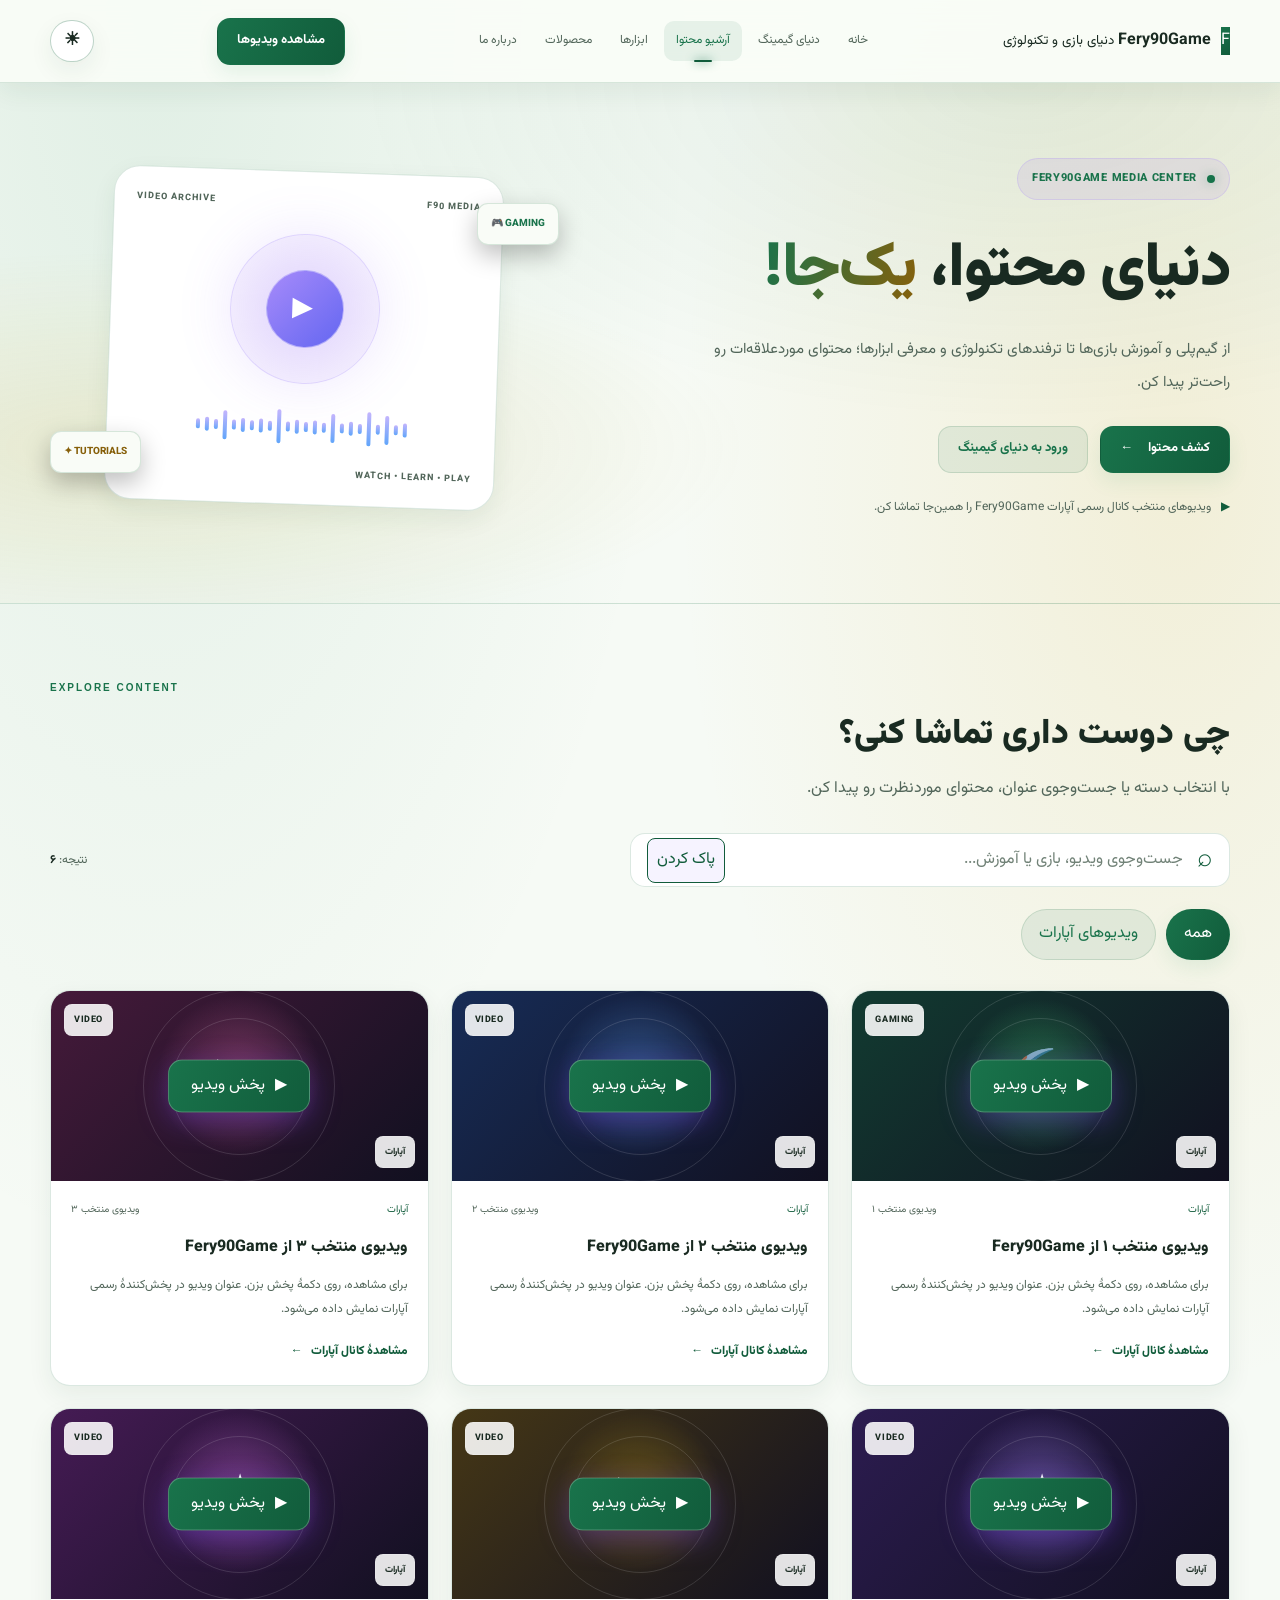
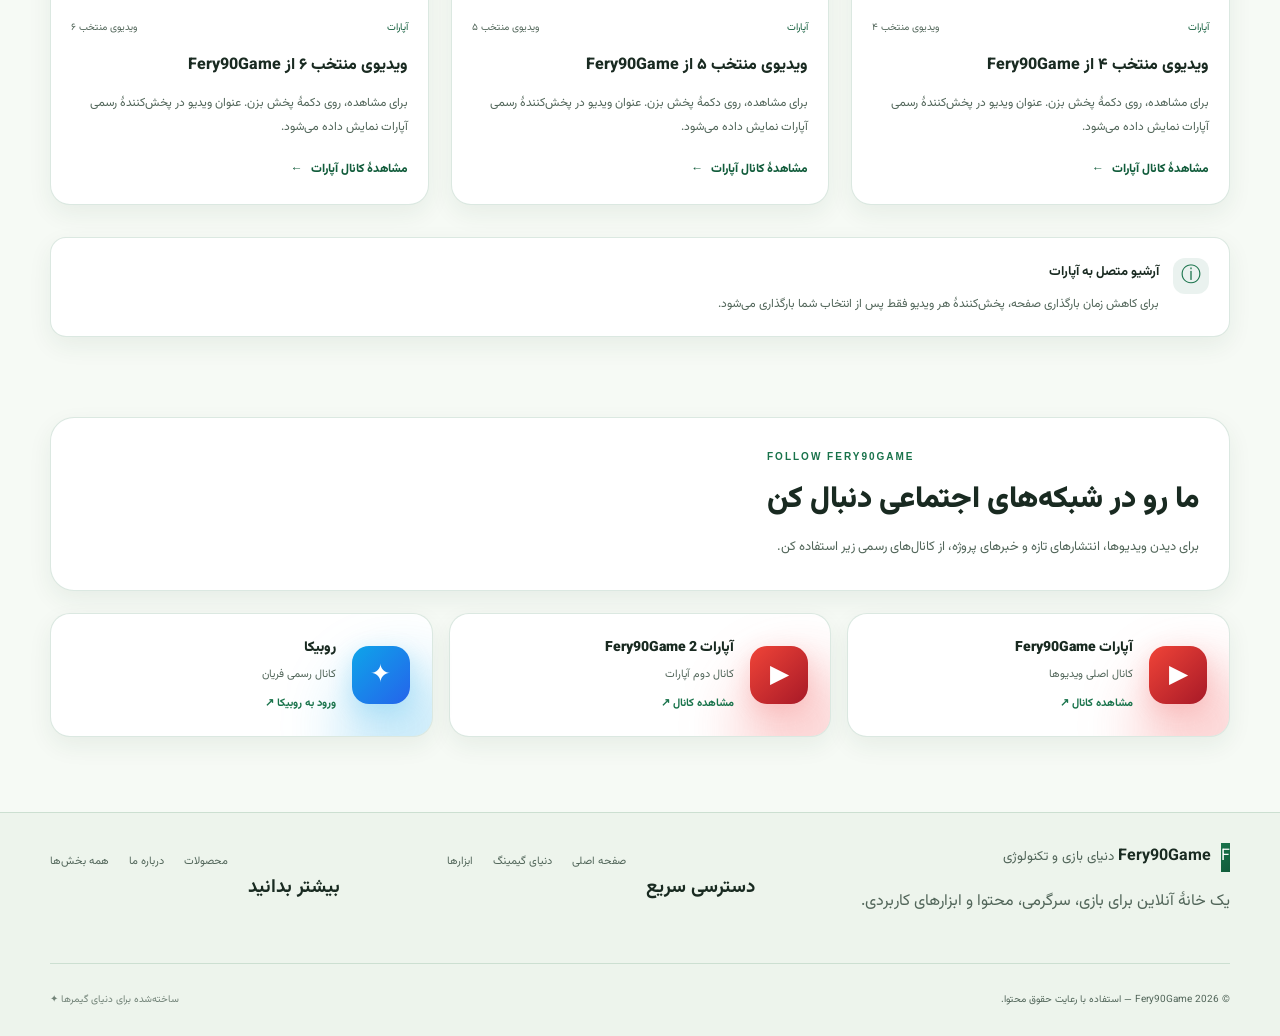
<file: pages/content.html>
<!DOCTYPE html>
<html lang="fa" dir="rtl">
<head>
    <meta charset="UTF-8">
    <meta name="viewport" content="width=device-width, initial-scale=1.0">
    <meta name="theme-color" content="#090811">
    <meta name="description" content="آرشیو ویدیوها، گیم‌پلی، آموزش‌ها و محتوای منتخب Fery90Game.">
    <title>آرشیو محتوا | Fery90Game</title>

    <link rel="stylesheet" href="../css/style.css">
    <link rel="stylesheet" href="../css/content-embeds.css">
    <link rel="preconnect" href="https://fonts.googleapis.com">
    <link rel="preconnect" href="https://fonts.gstatic.com" crossorigin>
    <link href="https://fonts.googleapis.com/css2?family=Vazirmatn:wght@400;500;600;700;800;900&display=swap" rel="stylesheet">
  <script src="../js/theme.js" defer></script>
  <link rel="stylesheet" href="../css/theme.css">

  <meta name="robots" content="index, follow, max-image-preview:large">
  <link rel="canonical" href="https://fery90game.github.io/fery90game/pages/content.html">
  <meta property="og:type" content="website">
  <meta property="og:site_name" content="Fery90Game">
  <meta property="og:title" content="آرشیو محتوا | Fery90Game">
  <meta property="og:description" content="آرشیو ویدیوها، گیم‌پلی، آموزش‌ها و محتوای منتخب Fery90Game.">
  <meta property="og:url" content="https://fery90game.github.io/fery90game/pages/content.html">
  <meta property="og:locale" content="fa_IR">
  <meta name="twitter:card" content="summary">
  <meta name="twitter:title" content="آرشیو محتوا | Fery90Game">
  <meta name="twitter:description" content="آرشیو ویدیوها، گیم‌پلی، آموزش‌ها و محتوای منتخب Fery90Game.">
  <script type="application/ld+json">
{
  "@context": "https://schema.org",
  "@type": "WebPage",
  "name": "آرشیو محتوا | Fery90Game",
  "description": "آرشیو ویدیوها، گیم‌پلی، آموزش‌ها و محتوای منتخب Fery90Game.",
  "url": "https://fery90game.github.io/fery90game/pages/content.html",
  "inLanguage": "fa-IR",
  "isPartOf": {
    "@type": "WebSite",
    "name": "Fery90Game",
    "url": "https://fery90game.github.io/fery90game/"
  }
}
</script>

</head>
<body>

<header class="site-header">
    <div class="container header-inner">
        <a class="brand" href="../index.html" aria-label="صفحه اصلی Fery90Game">
            <span class="brand-mark">F</span>
            <span class="brand-text">
                <strong>Fery90Game</strong>
                <small>دنیای بازی و تکنولوژی</small>
            </span>
        </a>

        <button class="mobile-menu-button" id="mobileMenuButton"
                type="button" aria-label="باز کردن منو"
                aria-expanded="false" aria-controls="mainNavigation">
            <span></span><span></span><span></span>
        </button>

        <nav class="main-navigation" id="mainNavigation" aria-label="منوی اصلی">
            <a class="nav-link" href="../index.html">خانه</a>
            <a class="nav-link" href="gaming.html">دنیای گیمینگ</a>
            <a class="nav-link active" href="content.html" aria-current="page">آرشیو محتوا</a>
            <a class="nav-link" href="tools.html">ابزارها</a>
            <a class="nav-link" href="products.html">محصولات</a>
            <a class="nav-link" href="about.html">درباره ما</a>
        </nav>

        <a class="button button-primary header-cta" href="#content-library">مشاهده ویدیوها</a>
    </div>
</header>

<main>
    <section class="content-hero">
        <div class="container content-hero-layout">
            <div class="content-hero-copy">
                <span class="content-eyebrow">
                    <span class="content-status-dot"></span>
                    FERY90GAME MEDIA CENTER
                </span>

                <h1>
                    دنیای محتوا،
                    <span class="content-gradient-text">یک‌جا!</span>
                </h1>

                <p>
                    از گیم‌پلی و آموزش بازی‌ها تا ترفندهای تکنولوژی و معرفی ابزارها؛
                    محتوای موردعلاقه‌ات رو راحت‌تر پیدا کن.
                </p>

                <div class="content-hero-actions">
                    <a class="button button-primary" href="#content-library">
                        کشف محتوا <span aria-hidden="true">←</span>
                    </a>
                    <a class="button button-secondary" href="gaming.html">
                        ورود به دنیای گیمینگ
                    </a>
                </div>

                <div class="content-platform-note">
                    <span aria-hidden="true">▶</span>
                    ویدیوهای منتخب کانال رسمی آپارات Fery90Game را همین‌جا تماشا کن.
                </div>
            </div>

            <div class="content-hero-art" aria-hidden="true">
                <div class="content-art-orbit content-art-orbit-one"></div>
                <div class="content-art-orbit content-art-orbit-two"></div>
                <div class="content-play-card">
                    <div class="content-play-card-top">
                        <span>F90 MEDIA</span>
                        <span>VIDEO ARCHIVE</span>
                    </div>
                    <div class="content-big-play">
                        <span>▶</span>
                    </div>
                    <div class="content-wave">
                        <i></i><i></i><i></i><i></i><i></i><i></i>
                        <i></i><i></i><i></i><i></i><i></i><i></i>
                        <i></i><i></i><i></i><i></i><i></i><i></i>
                        <i></i><i></i><i></i><i></i><i></i><i></i>
                    </div>
                    <div class="content-play-card-bottom">
                        <span>WATCH • LEARN • PLAY</span>
                        <span>✦</span>
                    </div>
                </div>
                <span class="content-floating-label content-floating-label-one">GAMING 🎮</span>
                <span class="content-floating-label content-floating-label-two">TUTORIALS ✦</span>
            </div>
        </div>
    </section>

    <section class="content-library section" id="content-library">
        <div class="container">
            <div class="content-section-heading">
                <div>
                    <span class="section-kicker">EXPLORE CONTENT</span>
                    <h2>چی دوست داری تماشا کنی؟</h2>
                    <p>با انتخاب دسته یا جست‌وجوی عنوان، محتوای موردنظرت رو پیدا کن.</p>
                </div>
            </div>

            <div class="content-toolbar">
                <div class="content-search-box">
                    <span aria-hidden="true">⌕</span>
                    <input
                        type="search"
                        id="contentSearch"
                        placeholder="جست‌وجوی ویدیو، بازی یا آموزش..."
                        aria-label="جست‌وجو در آرشیو محتوا"
                        autocomplete="off"
                    >
                    <button id="contentSearchClear" type="button" aria-label="پاک کردن جست‌وجو">
                        پاک کردن
                    </button>
                </div>

                <div class="content-results-count" aria-live="polite">
                    نتیجه: <strong id="contentResultCount">۶</strong>
                </div>
            </div>

            <div class="content-filter-list" role="group" aria-label="فیلتر دسته‌بندی محتوا">
                <button class="content-filter-button is-active" type="button" data-filter="all" aria-pressed="true">همه</button>
                <button class="content-filter-button" type="button" data-filter="aparat" aria-pressed="false">ویدیوهای آپارات</button>
            </div>

            <div class="content-video-grid" id="contentVideoGrid">
                <article class="content-video-card"
                         data-category="aparat"
                         data-search="آپارات فری 90 game fery90game ویدیوی منتخب 1 ۱ yydu5e9">
                    <div class="content-video-thumbnail content-thumb-minecraft">
                        <span class="content-thumbnail-symbol" aria-hidden="true">⛏️</span>
                        <span class="content-thumbnail-category">GAMING</span>
                        <span class="content-thumbnail-type">آپارات</span>
                        <button class="content-aparat-load" type="button" data-aparat-index="0" aria-label="پخش ویدیوی منتخب ۱">
                            <span aria-hidden="true">▶</span> پخش ویدیو
                        </button>
                    </div>
                    <div class="content-aparat-player" id="aparat-player-1" hidden aria-label="پخش‌کنندهٔ آپارات"></div>
                    <div class="content-video-info">
                        <div class="content-video-meta">
                            <span>آپارات</span>
                            <span>ویدیوی منتخب ۱</span>
                        </div>
                        <h3>ویدیوی منتخب ۱ از Fery90Game</h3>
                        <p>برای مشاهده، روی دکمهٔ پخش بزن. عنوان ویدیو در پخش‌کنندهٔ رسمی آپارات نمایش داده می‌شود.</p>
                        <a class="content-video-link" href="https://www.aparat.com/fery90_game" target="_blank" rel="noopener noreferrer">
                            مشاهدهٔ کانال آپارات <span aria-hidden="true">←</span>
                        </a>
                    </div>
                </article>
                <article class="content-video-card"
                         data-category="aparat"
                         data-search="آپارات فری 90 game fery90game ویدیوی منتخب 2 ۲ fiyqdi0">
                    <div class="content-video-thumbnail content-thumb-caption">
                        <span class="content-thumbnail-symbol" aria-hidden="true">CC</span>
                        <span class="content-thumbnail-category">VIDEO</span>
                        <span class="content-thumbnail-type">آپارات</span>
                        <button class="content-aparat-load" type="button" data-aparat-index="1" aria-label="پخش ویدیوی منتخب ۲">
                            <span aria-hidden="true">▶</span> پخش ویدیو
                        </button>
                    </div>
                    <div class="content-aparat-player" id="aparat-player-2" hidden aria-label="پخش‌کنندهٔ آپارات"></div>
                    <div class="content-video-info">
                        <div class="content-video-meta">
                            <span>آپارات</span>
                            <span>ویدیوی منتخب ۲</span>
                        </div>
                        <h3>ویدیوی منتخب ۲ از Fery90Game</h3>
                        <p>برای مشاهده، روی دکمهٔ پخش بزن. عنوان ویدیو در پخش‌کنندهٔ رسمی آپارات نمایش داده می‌شود.</p>
                        <a class="content-video-link" href="https://www.aparat.com/fery90_game" target="_blank" rel="noopener noreferrer">
                            مشاهدهٔ کانال آپارات <span aria-hidden="true">←</span>
                        </a>
                    </div>
                </article>
                <article class="content-video-card"
                         data-category="aparat"
                         data-search="آپارات فری 90 game fery90game ویدیوی منتخب 3 ۳ hqlirnp">
                    <div class="content-video-thumbnail content-thumb-racing">
                        <span class="content-thumbnail-symbol" aria-hidden="true">▶</span>
                        <span class="content-thumbnail-category">VIDEO</span>
                        <span class="content-thumbnail-type">آپارات</span>
                        <button class="content-aparat-load" type="button" data-aparat-index="2" aria-label="پخش ویدیوی منتخب ۳">
                            <span aria-hidden="true">▶</span> پخش ویدیو
                        </button>
                    </div>
                    <div class="content-aparat-player" id="aparat-player-3" hidden aria-label="پخش‌کنندهٔ آپارات"></div>
                    <div class="content-video-info">
                        <div class="content-video-meta">
                            <span>آپارات</span>
                            <span>ویدیوی منتخب ۳</span>
                        </div>
                        <h3>ویدیوی منتخب ۳ از Fery90Game</h3>
                        <p>برای مشاهده، روی دکمهٔ پخش بزن. عنوان ویدیو در پخش‌کنندهٔ رسمی آپارات نمایش داده می‌شود.</p>
                        <a class="content-video-link" href="https://www.aparat.com/fery90_game" target="_blank" rel="noopener noreferrer">
                            مشاهدهٔ کانال آپارات <span aria-hidden="true">←</span>
                        </a>
                    </div>
                </article>
                <article class="content-video-card"
                         data-category="aparat"
                         data-search="آپارات فری 90 game fery90game ویدیوی منتخب 4 ۴ hgpe3td">
                    <div class="content-video-thumbnail content-thumb-tools">
                        <span class="content-thumbnail-symbol" aria-hidden="true">✦</span>
                        <span class="content-thumbnail-category">VIDEO</span>
                        <span class="content-thumbnail-type">آپارات</span>
                        <button class="content-aparat-load" type="button" data-aparat-index="3" aria-label="پخش ویدیوی منتخب ۴">
                            <span aria-hidden="true">▶</span> پخش ویدیو
                        </button>
                    </div>
                    <div class="content-aparat-player" id="aparat-player-4" hidden aria-label="پخش‌کنندهٔ آپارات"></div>
                    <div class="content-video-info">
                        <div class="content-video-meta">
                            <span>آپارات</span>
                            <span>ویدیوی منتخب ۴</span>
                        </div>
                        <h3>ویدیوی منتخب ۴ از Fery90Game</h3>
                        <p>برای مشاهده، روی دکمهٔ پخش بزن. عنوان ویدیو در پخش‌کنندهٔ رسمی آپارات نمایش داده می‌شود.</p>
                        <a class="content-video-link" href="https://www.aparat.com/fery90_game" target="_blank" rel="noopener noreferrer">
                            مشاهدهٔ کانال آپارات <span aria-hidden="true">←</span>
                        </a>
                    </div>
                </article>
                <article class="content-video-card"
                         data-category="aparat"
                         data-search="آپارات فری 90 game fery90game ویدیوی منتخب 5 ۵ psq0s8d">
                    <div class="content-video-thumbnail content-thumb-football">
                        <span class="content-thumbnail-symbol" aria-hidden="true">▶</span>
                        <span class="content-thumbnail-category">VIDEO</span>
                        <span class="content-thumbnail-type">آپارات</span>
                        <button class="content-aparat-load" type="button" data-aparat-index="4" aria-label="پخش ویدیوی منتخب ۵">
                            <span aria-hidden="true">▶</span> پخش ویدیو
                        </button>
                    </div>
                    <div class="content-aparat-player" id="aparat-player-5" hidden aria-label="پخش‌کنندهٔ آپارات"></div>
                    <div class="content-video-info">
                        <div class="content-video-meta">
                            <span>آپارات</span>
                            <span>ویدیوی منتخب ۵</span>
                        </div>
                        <h3>ویدیوی منتخب ۵ از Fery90Game</h3>
                        <p>برای مشاهده، روی دکمهٔ پخش بزن. عنوان ویدیو در پخش‌کنندهٔ رسمی آپارات نمایش داده می‌شود.</p>
                        <a class="content-video-link" href="https://www.aparat.com/fery90_game" target="_blank" rel="noopener noreferrer">
                            مشاهدهٔ کانال آپارات <span aria-hidden="true">←</span>
                        </a>
                    </div>
                </article>
                <article class="content-video-card"
                         data-category="aparat"
                         data-search="آپارات فری 90 game fery90game ویدیوی منتخب 6 ۶ veh49oa">
                    <div class="content-video-thumbnail content-thumb-fun">
                        <span class="content-thumbnail-symbol" aria-hidden="true">✦</span>
                        <span class="content-thumbnail-category">VIDEO</span>
                        <span class="content-thumbnail-type">آپارات</span>
                        <button class="content-aparat-load" type="button" data-aparat-index="5" aria-label="پخش ویدیوی منتخب ۶">
                            <span aria-hidden="true">▶</span> پخش ویدیو
                        </button>
                    </div>
                    <div class="content-aparat-player" id="aparat-player-6" hidden aria-label="پخش‌کنندهٔ آپارات"></div>
                    <div class="content-video-info">
                        <div class="content-video-meta">
                            <span>آپارات</span>
                            <span>ویدیوی منتخب ۶</span>
                        </div>
                        <h3>ویدیوی منتخب ۶ از Fery90Game</h3>
                        <p>برای مشاهده، روی دکمهٔ پخش بزن. عنوان ویدیو در پخش‌کنندهٔ رسمی آپارات نمایش داده می‌شود.</p>
                        <a class="content-video-link" href="https://www.aparat.com/fery90_game" target="_blank" rel="noopener noreferrer">
                            مشاهدهٔ کانال آپارات <span aria-hidden="true">←</span>
                        </a>
                    </div>
                </article>
            </div>

            <div class="content-empty-state" id="contentEmptyState" hidden>
                <span aria-hidden="true">⌕</span>
                <h3>محتوایی پیدا نشد!</h3>
                <p>عبارت جست‌وجو یا دسته‌بندی رو تغییر بده.</p>
                <button class="button button-secondary" id="contentResetButton" type="button">
                    نمایش همهٔ محتواها
                </button>
            </div>

            <div class="content-demo-notice" id="content-notice">
                <span class="content-notice-icon" aria-hidden="true">ⓘ</span>
                <div>
                    <strong>آرشیو متصل به آپارات</strong>
                    <p>برای کاهش زمان بارگذاری صفحه، پخش‌کنندهٔ هر ویدیو فقط پس از انتخاب شما بارگذاری می‌شود.</p>
                </div>
            </div>
        </div>
    </section>

    <section class="content-platform-section">
        <div class="container">
            <div class="content-platform-panel">
                <div>
                    <span class="section-kicker">FOLLOW FERY90GAME</span>
                    <h2>ما رو در شبکه‌های اجتماعی دنبال کن</h2>
                    <p>برای دیدن ویدیوها، انتشارهای تازه و خبرهای پروژه، از کانال‌های رسمی زیر استفاده کن.</p>
                </div>
            </div>
            <div class="social-links-grid content-social-grid">
                <a class="social-card social-aparat" href="https://www.aparat.com/fery90_game" target="_blank" rel="noopener noreferrer"><span class="social-card-icon" aria-hidden="true">▶</span><span class="social-card-copy"><strong>آپارات Fery90Game</strong><small>کانال اصلی ویدیوها</small><b>مشاهده کانال <span aria-hidden="true">↗</span></b></span></a>
                <a class="social-card social-aparat" href="https://www.aparat.com/fery90_game2" target="_blank" rel="noopener noreferrer"><span class="social-card-icon" aria-hidden="true">▶</span><span class="social-card-copy"><strong>آپارات Fery90Game 2</strong><small>کانال دوم آپارات</small><b>مشاهده کانال <span aria-hidden="true">↗</span></b></span></a>
                <a class="social-card social-rubika" href="https://rubika.ir/faryanaparat" target="_blank" rel="noopener noreferrer"><span class="social-card-icon" aria-hidden="true">✦</span><span class="social-card-copy"><strong>روبیکا</strong><small>کانال رسمی فریان</small><b>ورود به روبیکا <span aria-hidden="true">↗</span></b></span></a>
            </div>
        </div>
    </section>
</main>

<footer class="site-footer">
    <div class="container footer-main">
        <div class="footer-brand">
            <a class="brand" href="../index.html">
                <span class="brand-mark">F</span>
                <span class="brand-text">
                    <strong>Fery90Game</strong>
                    <small>دنیای بازی و تکنولوژی</small>
                </span>
            </a>
            <p>یک خانهٔ آنلاین برای بازی، سرگرمی، محتوا و ابزارهای کاربردی.</p>
        </div>

        <div class="footer-links">
            <h3>دسترسی سریع</h3>
            <a href="../index.html">صفحه اصلی</a>
            <a href="gaming.html">دنیای گیمینگ</a>
            <a href="tools.html">ابزارها</a>
        </div>

        <div class="footer-links">
            <h3>بیشتر بدانید</h3>
            <a href="products.html">محصولات</a>
            <a href="about.html">درباره ما</a>
            <a href="../index.html#categories">همه بخش‌ها</a>
        </div>
    </div>

    <div class="container footer-bottom">
        <p>© <span id="currentYear"></span> Fery90Game — استفاده با رعایت حقوق محتوا.</p>
        <a href="../index.html">ساخته‌شده برای دنیای گیمرها ✦</a>
    </div>
</footer>

<script src="../js/app.js" defer></script>
<script src="../js/content.js" defer></script>
</body>
</html>
</file>
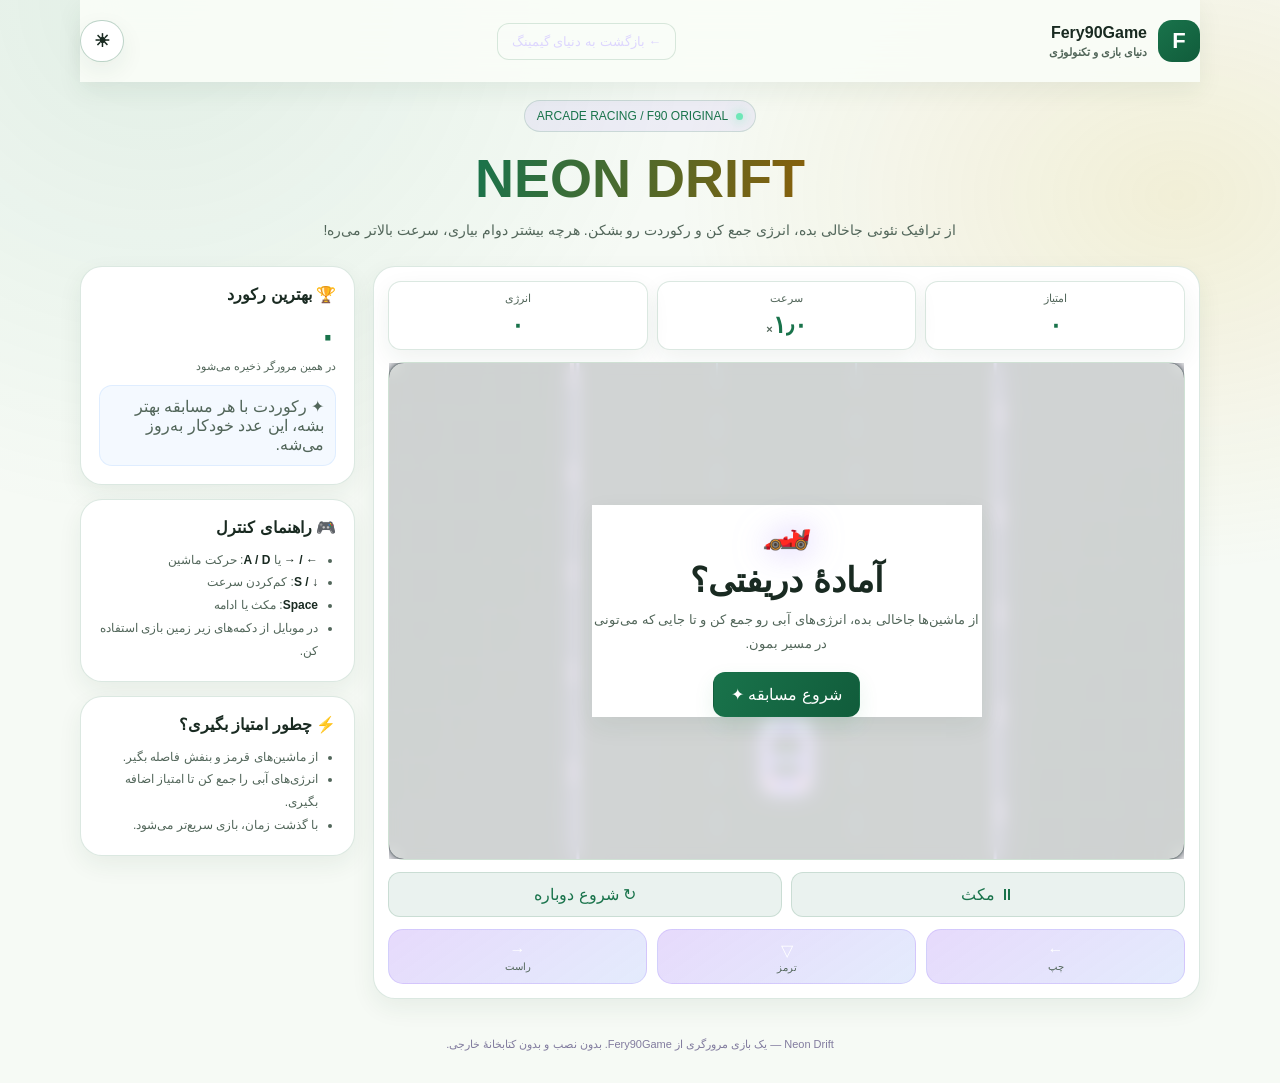
<file: pages/game3.html>
<!DOCTYPE html>
<html lang="fa" dir="rtl">
<head>
<meta charset="UTF-8"><meta name="viewport" content="width=device-width,initial-scale=1,viewport-fit=cover"><meta name="theme-color" content="#090811">
<meta name="description" content="Neon Drift؛ بازی مسابقه‌ای نئونی Fery90Game. از موانع جاخالی بده، انرژی جمع کن و رکوردت را بشکن.">
<title>Neon Drift | مسابقهٔ نئونی — Fery90Game</title>
<style>
:root{color-scheme:dark;--bg:#090811;--purple:#a78bfa;--blue:#60a5fa;--pink:#f0abfc;--text:#f5f3ff;--muted:#b9b3d2;--border:rgba(167,139,250,.25)}*{box-sizing:border-box}body{margin:0;min-height:100vh;background:radial-gradient(ellipse at 15% 0%,#7c3aed33,transparent 42%),radial-gradient(ellipse at 95% 25%,#2563eb24,transparent 38%),var(--bg);color:var(--text);font-family:Tahoma,"Segoe UI",sans-serif}.shell{width:min(1120px,calc(100% - 28px));margin:auto}.topbar{display:flex;align-items:center;justify-content:space-between;gap:16px;padding:20px 0}.brand{display:flex;align-items:center;gap:11px;font-weight:900;text-decoration:none;color:inherit}.brand-mark{display:grid;place-items:center;width:42px;height:42px;border-radius:14px;background:linear-gradient(135deg,var(--purple),var(--blue));color:#100b20;font-size:22px}.brand small{display:block;color:var(--muted);font-size:11px;margin-top:4px}.back{border:1px solid var(--border);background:#ffffff08;padding:10px 14px;border-radius:12px;color:#ddd6fe;font-size:13px;text-decoration:none}.hero{text-align:center;padding:18px 0 22px}.eyebrow{display:inline-flex;align-items:center;gap:8px;padding:8px 12px;border:1px solid var(--border);border-radius:999px;color:#ddd6fe;background:#8b5cf614;font-size:12px}.dot{width:7px;height:7px;border-radius:50%;background:#6ee7b7;box-shadow:0 0 12px #6ee7b7}h1{margin:15px 0 8px;font-size:clamp(32px,5vw,54px)}.gradient{background:linear-gradient(90deg,var(--blue),var(--purple),var(--pink));-webkit-background-clip:text;background-clip:text;color:transparent}.hero p{max-width:650px;margin:auto;color:var(--muted);line-height:1.9;font-size:14px}.layout{display:grid;grid-template-columns:minmax(0,1fr) 275px;gap:18px;align-items:start;padding-bottom:36px}.panel,.side{border:1px solid var(--border);border-radius:22px;background:linear-gradient(145deg,#19142ff5,#0c0b19f5);box-shadow:0 18px 60px #0004}.panel{padding:14px;overflow:hidden}.hud{display:grid;grid-template-columns:repeat(3,1fr);gap:9px;margin-bottom:12px}.hudbox{text-align:center;padding:10px 5px;border-radius:13px;border:1px solid #a78bfa29;background:#ffffff06}.label{display:block;color:var(--muted);font-size:11px;margin-bottom:6px}.value{font-size:clamp(17px,3vw,24px);font-weight:900;font-variant-numeric:tabular-nums}.value small{font-size:11px;color:var(--muted)}.canvas-wrap{position:relative;overflow:hidden;border-radius:16px;border:1px solid #60a5fa40;background:#080a18}canvas{display:block;width:100%;aspect-ratio:8/5;touch-action:none}.overlay{position:absolute;inset:0;display:grid;place-items:center;padding:18px;background:#050510bd;backdrop-filter:blur(7px);text-align:center}.overlay[hidden]{display:none}.overlay-card{max-width:390px}.overlay-icon{font-size:40px;filter:drop-shadow(0 0 16px #a78bfa99)}.overlay h2{margin:8px 0;font-size:clamp(23px,4vw,34px)}.overlay p{margin:0 0 17px;color:#c9c3e3;line-height:1.8;font-size:13px}.btn{display:inline-flex;justify-content:center;align-items:center;gap:8px;border:1px solid transparent;border-radius:12px;padding:12px 17px;cursor:pointer;font-weight:800;font-size:13px;color:inherit;transition:transform .15s,filter .15s}.btn:active{transform:scale(.97)}.primary{color:#100b20;background:linear-gradient(100deg,#a78bfa,#60a5fa)}.secondary{border-color:var(--border);background:#ffffff0a}.btn:hover{filter:brightness(1.1)}.actions{display:flex;flex-wrap:wrap;gap:9px;margin-top:12px}.actions .btn{flex:1}.touch{display:grid;grid-template-columns:1fr 1fr 1fr;gap:10px;margin-top:12px}.touch button{min-height:55px;border-radius:15px;border:1px solid #a78bfa47;background:linear-gradient(145deg,#7c3aed30,#2563eb20);color:white;font-size:23px;font-weight:900;touch-action:none;user-select:none}.touch button span{display:block;font-size:10px;color:var(--muted);font-weight:500;margin-top:2px}.touch button.pressed{border-color:var(--blue);background:#60a5fa47}.sidecol{display:grid;gap:14px}.side{padding:18px}.side h3{margin:0 0 12px;font-size:16px}.side p,.side li{color:var(--muted);font-size:12px;line-height:1.9}.side ul{padding-right:18px;margin:0}.record{font-size:34px;font-weight:900;color:var(--purple);font-variant-numeric:tabular-nums}.caption{color:var(--muted);font-size:11px;margin-top:4px}.tip{padding:11px;border-radius:13px;background:#60a5fa12;border:1px solid #60a5fa24;margin-top:12px}.footer{padding:0 0 28px;text-align:center;color:#817b9e;font-size:11px;line-height:1.8}@media(max-width:820px){.layout{grid-template-columns:1fr}.sidecol{grid-template-columns:repeat(2,minmax(0,1fr))}.side:last-child{grid-column:1/-1}}@media(max-width:520px){.shell{width:calc(100% - 18px)}.topbar{padding:13px 0}.brand small{display:none}.back{padding:9px 10px;font-size:11px}.hero{padding:12px 0 18px}.hero p{font-size:12px}.panel{padding:8px;border-radius:17px}.hud{gap:5px}.hudbox{padding:8px 4px}.label{font-size:10px}.actions .btn{padding:11px 8px;font-size:11px}.sidecol{grid-template-columns:1fr}.side:last-child{grid-column:auto}.touch button{min-height:51px}}@media(prefers-reduced-motion:reduce){*{scroll-behavior:auto!important;transition:none!important}}
</style>
  <script src="../js/theme.js" defer></script>
  <link rel="stylesheet" href="../css/theme.css">

  <meta name="robots" content="index, follow, max-image-preview:large">
  <link rel="canonical" href="https://fery90game.github.io/fery90game/pages/game3.html">
  <meta property="og:type" content="website">
  <meta property="og:site_name" content="Fery90Game">
  <meta property="og:title" content="Neon Drift | مسابقهٔ نئونی — Fery90Game">
  <meta property="og:description" content="Neon Drift؛ بازی مسابقه‌ای نئونی Fery90Game. از موانع جاخالی بده، انرژی جمع کن و رکوردت را بشکن.">
  <meta property="og:url" content="https://fery90game.github.io/fery90game/pages/game3.html">
  <meta property="og:locale" content="fa_IR">
  <meta name="twitter:card" content="summary">
  <meta name="twitter:title" content="Neon Drift | مسابقهٔ نئونی — Fery90Game">
  <meta name="twitter:description" content="Neon Drift؛ بازی مسابقه‌ای نئونی Fery90Game. از موانع جاخالی بده، انرژی جمع کن و رکوردت را بشکن.">
  <script type="application/ld+json">
{
  "@context": "https://schema.org",
  "@type": "WebPage",
  "name": "Neon Drift | مسابقهٔ نئونی — Fery90Game",
  "description": "Neon Drift؛ بازی مسابقه‌ای نئونی Fery90Game. از موانع جاخالی بده، انرژی جمع کن و رکوردت را بشکن.",
  "url": "https://fery90game.github.io/fery90game/pages/game3.html",
  "inLanguage": "fa-IR",
  "isPartOf": {
    "@type": "WebSite",
    "name": "Fery90Game",
    "url": "https://fery90game.github.io/fery90game/"
  }
}
</script>

</head>
<body><div class="shell">
<header class="topbar"><a class="brand" href="../index.html" aria-label="صفحه اصلی Fery90Game"><span class="brand-mark">F</span><span>Fery90Game<small>دنیای بازی و تکنولوژی</small></span></a><a class="back" href="gaming.html">← بازگشت به دنیای گیمینگ</a></header>
<section class="hero"><span class="eyebrow"><span class="dot"></span> ARCADE RACING / F90 ORIGINAL</span><h1><span class="gradient">NEON DRIFT</span></h1><p>از ترافیک نئونی جاخالی بده، انرژی جمع کن و رکوردت رو بشکن. هرچه بیشتر دوام بیاری، سرعت بالاتر می‌ره!</p></section>
<main class="layout"><section class="panel" aria-label="بازی مسابقه‌ای Neon Drift"><div class="hud" aria-live="polite"><div class="hudbox"><span class="label">امتیاز</span><strong class="value" id="score">۰</strong></div><div class="hudbox"><span class="label">سرعت</span><strong class="value" id="speed">۱٫۰<small>×</small></strong></div><div class="hudbox"><span class="label">انرژی</span><strong class="value" id="energy">۰</strong></div></div>
<div class="canvas-wrap"><canvas id="game" width="800" height="500" aria-label="با کلیدهای جهت‌دار یا دکمه‌های لمسی ماشین را حرکت بده"></canvas><div class="overlay" id="overlay"><div class="overlay-card"><div class="overlay-icon" id="ovIcon">🏎️</div><h2 id="ovTitle">آمادهٔ دریفتی؟</h2><p id="ovText">از ماشین‌ها جاخالی بده، انرژی‌های آبی رو جمع کن و تا جایی که می‌تونی در مسیر بمون.</p><button class="btn primary" id="start">شروع مسابقه ✦</button></div></div></div>
<div class="actions"><button class="btn secondary" id="pause">⏸ مکث</button><button class="btn secondary" id="restart">↻ شروع دوباره</button></div><div class="touch" aria-label="کنترل لمسی"><button id="left" aria-label="حرکت به چپ">←<span>چپ</span></button><button id="brake" aria-label="کاهش سرعت">▽<span>ترمز</span></button><button id="right" aria-label="حرکت به راست">→<span>راست</span></button></div></section>
<aside class="sidecol"><section class="side"><h3>🏆 بهترین رکورد</h3><div class="record" id="best">۰</div><div class="caption">در همین مرورگر ذخیره می‌شود</div><div class="tip">✦ رکوردت با هر مسابقه بهتر بشه، این عدد خودکار به‌روز می‌شه.</div></section><section class="side"><h3>🎮 راهنمای کنترل</h3><ul><li><b>← / →</b> یا <b>A / D</b>: حرکت ماشین</li><li><b>↓ / S</b>: کم‌کردن سرعت</li><li><b>Space</b>: مکث یا ادامه</li><li>در موبایل از دکمه‌های زیر زمین بازی استفاده کن.</li></ul></section><section class="side"><h3>⚡ چطور امتیاز بگیری؟</h3><ul><li>از ماشین‌های قرمز و بنفش فاصله بگیر.</li><li>انرژی‌های آبی را جمع کن تا امتیاز اضافه بگیری.</li><li>با گذشت زمان، بازی سریع‌تر می‌شود.</li></ul></section></aside></main>
<footer class="footer">Neon Drift — یک بازی مرورگری از Fery90Game. بدون نصب و بدون کتابخانهٔ خارجی.</footer></div>
<script>
(()=>{'use strict';
const canvas=document.getElementById('game'),ctx=canvas.getContext('2d'),W=canvas.width,H=canvas.height,road={x:190,w:420},lanes=[260,400,540];
const $=id=>document.getElementById(id),overlay=$('overlay'),keys={left:false,right:false,brake:false},STORE='fery90game_neon_drift_best_v1';
let state='ready',score=0,energy=0,best=0,elapsed=0,roadOffset=0,spawn=0,pickup=1.5,last=0,raf=0,objects=[],particles=[],shake=0;
const player={x:lanes[1],y:H-105,w:46,h:76,target:lanes[1]};
try{best=Math.max(0,Number(localStorage.getItem(STORE))||0)}catch(e){};
const fmt=n=>Math.floor(n).toLocaleString('fa-IR'),rand=(a,b)=>a+Math.random()*(b-a),clamp=(n,a,b)=>Math.max(a,Math.min(b,n));
function hud(){ $('score').textContent=fmt(score);$('speed').innerHTML=(1+Math.min(elapsed/28,2.4)).toLocaleString('fa-IR',{minimumFractionDigits:1,maximumFractionDigits:1})+'<small>×</small>';$('energy').textContent=fmt(energy);$('best').textContent=fmt(best); }
function reset(){score=energy=elapsed=roadOffset=0;spawn=.65;pickup=1.4;objects=[];particles=[];shake=0;player.x=player.target=lanes[1];hud()}
function show(icon,title,text,button){$('ovIcon').textContent=icon;$('ovTitle').textContent=title;$('ovText').textContent=text;$('start').textContent=button;overlay.hidden=false}
function start(){if(state==='playing')return;if(state==='ready'||state==='over')reset();state='playing';overlay.hidden=true;$('pause').textContent='⏸ مکث';last=performance.now();if(!raf)raf=requestAnimationFrame(loop)}
function pause(){if(state==='playing'){state='paused';show('Ⅱ','مسابقه متوقف شد','هر وقت آماده بودی ادامه بده.','ادامهٔ مسابقه');$('pause').textContent='▶ ادامه'}else if(state==='paused')start()}
function finish(){state='over';if(Math.floor(score)>best){best=Math.floor(score);try{localStorage.setItem(STORE,String(best))}catch(e){}}hud();show('💥','پایان مسابقه!',`امتیازت ${fmt(score)} شد و ${fmt(energy)} انرژی جمع کردی.`,'دوباره مسابقه بده');$('pause').textContent='⏸ مکث'}
function car(){let lane=Math.floor(Math.random()*3),colors=['#fb7185','#c084fc','#f97316','#60a5fa'];objects.push({type:'car',x:lanes[lane],y:-95,w:43,h:72,color:colors[Math.floor(Math.random()*colors.length)],passed:false})}
function gem(){objects.push({type:'gem',x:lanes[Math.floor(Math.random()*3)],y:-25,r:13,spin:0})}
function burst(x,y,color,count=14){for(let i=0;i<count;i++){let a=Math.random()*Math.PI*2,s=rand(35,180);particles.push({x,y,vx:Math.cos(a)*s,vy:Math.sin(a)*s,life:rand(.25,.65),max:.65,size:rand(2,5),color})}}
function update(dt){elapsed+=dt;let speed=260+Math.min(elapsed*8,620);roadOffset=(roadOffset+speed*dt)%100;score+=dt*(14+Math.min(elapsed/28,2.4)*4);let ms=(keys.brake?250:360)*dt;if(keys.left)player.target-=ms;if(keys.right)player.target+=ms;player.target=clamp(player.target,road.x+35,road.x+road.w-35);player.x+=(player.target-player.x)*Math.min(1,dt*13);
spawn-=dt;if(spawn<=0){car();let gap=Math.max(.43,1.15-elapsed*.009);spawn=rand(gap*.72,gap*1.2)}pickup-=dt;if(pickup<=0){gem();pickup=rand(1.5,2.6)}
for(let i=objects.length-1;i>=0;i--){let o=objects[i];o.y+=speed*dt*(o.type==='gem'?1.03:1);if(o.type==='gem'){o.spin+=dt*5;if(Math.abs(o.x-player.x)<player.w*.5+o.r&&Math.abs(o.y-player.y)<player.h*.42+o.r){energy++;score+=75;burst(o.x,o.y,'#60a5fa',18);objects.splice(i,1);continue}}else{if(Math.abs(o.x-player.x)<(o.w+player.w)*.39&&Math.abs(o.y-player.y)<(o.h+player.h)*.39){burst(player.x,player.y,'#f0abfc',28);shake=.25;finish();return}if(!o.passed&&o.y>player.y+player.h){o.passed=true;score+=20}}if(o.y>H+110)objects.splice(i,1)}
for(let i=particles.length-1;i>=0;i--){let p=particles[i];p.life-=dt;p.x+=p.vx*dt;p.y+=p.vy*dt;p.vx*=.97;p.vy*=.97;if(p.life<=0)particles.splice(i,1)}shake=Math.max(0,shake-dt);hud()}
function rr(x,y,w,h,r,fill,stroke){ctx.beginPath();ctx.roundRect(x,y,w,h,r);if(fill){ctx.fillStyle=fill;ctx.fill()}if(stroke){ctx.strokeStyle=stroke;ctx.stroke()}}
function drawCar(x,y,w,h,color,isPlayer=false){ctx.save();ctx.translate(x,y);ctx.shadowColor=color;ctx.shadowBlur=isPlayer?20:11;rr(-w/2,-h/2,w,h,11,color,isPlayer?'#ddd6fe':'#ffffff99');ctx.shadowBlur=0;rr(-w*.34,-h*.24,w*.68,h*.25,5,'#10152c');rr(-w*.31,h*.1,w*.62,h*.19,4,'#1b2141');rr(-w*.42,-h*.4,w*.19,h*.1,3,isPlayer?'#e0f2fe':'#ffe4e6');rr(w*.23,-h*.4,w*.19,h*.1,3,isPlayer?'#e0f2fe':'#ffe4e6');rr(-w*.42,h*.32,w*.18,h*.09,3,'#fb7185');rr(w*.24,h*.32,w*.18,h*.09,3,'#fb7185');if(isPlayer){ctx.strokeStyle='#60a5fa';ctx.lineWidth=2;ctx.beginPath();ctx.moveTo(-w*.2,h*.02);ctx.lineTo(w*.2,h*.02);ctx.stroke()}ctx.restore()}
function draw(){ctx.save();if(shake>0)ctx.translate(rand(-5,5)*shake*4,rand(-5,5)*shake*4);ctx.clearRect(-10,-10,W+20,H+20);let bg=ctx.createLinearGradient(0,0,W,H);bg.addColorStop(0,'#080b1d');bg.addColorStop(.5,'#11102a');bg.addColorStop(1,'#080b1d');ctx.fillStyle=bg;ctx.fillRect(0,0,W,H);ctx.strokeStyle='#60a5fa1f';ctx.lineWidth=1;for(let x=15;x<W;x+=42){ctx.beginPath();ctx.moveTo(x,0);ctx.lineTo(x,H);ctx.stroke()}for(let y=roadOffset%50;y<H;y+=50){ctx.beginPath();ctx.moveTo(0,y);ctx.lineTo(W,y);ctx.stroke()}
ctx.shadowColor='#8b5cf6';ctx.shadowBlur=25;let rg=ctx.createLinearGradient(road.x,0,road.x+road.w,0);rg.addColorStop(0,'#17142e');rg.addColorStop(.5,'#111326');rg.addColorStop(1,'#17142e');ctx.fillStyle=rg;ctx.fillRect(road.x,0,road.w,H);ctx.shadowBlur=0;ctx.strokeStyle='#a78bfa';ctx.lineWidth=3;ctx.beginPath();ctx.moveTo(road.x,0);ctx.lineTo(road.x,H);ctx.moveTo(road.x+road.w,0);ctx.lineTo(road.x+road.w,H);ctx.stroke();ctx.strokeStyle='#60a5fa99';ctx.lineWidth=2;ctx.setLineDash([28,22]);ctx.lineDashOffset=-roadOffset;for(let i=1;i<3;i++){let x=road.x+road.w*i/3;ctx.beginPath();ctx.moveTo(x,0);ctx.lineTo(x,H);ctx.stroke()}ctx.setLineDash([]);for(let y=roadOffset%100-100;y<H;y+=100){ctx.fillStyle='#f0abfcaa';ctx.fillRect(road.x-8,y,4,25);ctx.fillRect(road.x+road.w+4,y+40,4,25)}
objects.forEach(o=>{if(o.type==='car')drawCar(o.x,o.y,o.w,o.h,o.color);else{ctx.save();ctx.translate(o.x,o.y);ctx.rotate(o.spin);ctx.shadowColor='#60a5fa';ctx.shadowBlur=22;ctx.fillStyle='#60a5fa';ctx.strokeStyle='#dbeafe';ctx.lineWidth=2;ctx.beginPath();for(let i=0;i<6;i++){let a=Math.PI*i/3,x=Math.cos(a)*o.r,y=Math.sin(a)*o.r;if(!i)ctx.moveTo(x,y);else ctx.lineTo(x,y)}ctx.closePath();ctx.fill();ctx.stroke();ctx.restore()}});drawCar(player.x,player.y,player.w,player.h,'#8b5cf6',true);particles.forEach(p=>{ctx.globalAlpha=clamp(p.life/p.max,0,1);ctx.fillStyle=p.color;ctx.shadowColor=p.color;ctx.shadowBlur=12;ctx.beginPath();ctx.arc(p.x,p.y,p.size,0,Math.PI*2);ctx.fill()});ctx.globalAlpha=1;ctx.shadowBlur=0;ctx.restore()}
function loop(now){raf=0;let dt=Math.min((now-last)/1000||0,.035);last=now;if(state==='playing')update(dt);draw();if(state==='playing')raf=requestAnimationFrame(loop)}
function laneMove(d){let nearest=lanes.reduce((a,b)=>Math.abs(b-player.target)<Math.abs(a-player.target)?b:a,lanes[0]);player.target=lanes[clamp(lanes.indexOf(nearest)+d,0,2)]}
document.addEventListener('keydown',e=>{if(['ArrowLeft','ArrowRight','ArrowDown',' '].includes(e.key))e.preventDefault();if(e.repeat&&['ArrowLeft','ArrowRight'].includes(e.key))return;if(e.key==='ArrowLeft'||e.key.toLowerCase()==='a'){keys.left=true;if(state!=='playing')laneMove(-1)}if(e.key==='ArrowRight'||e.key.toLowerCase()==='d'){keys.right=true;if(state!=='playing')laneMove(1)}if(e.key==='ArrowDown'||e.key.toLowerCase()==='s')keys.brake=true;if(e.code==='Space'){if(state==='playing')pause();else if(state==='paused')start()}});document.addEventListener('keyup',e=>{if(e.key==='ArrowLeft'||e.key.toLowerCase()==='a')keys.left=false;if(e.key==='ArrowRight'||e.key.toLowerCase()==='d')keys.right=false;if(e.key==='ArrowDown'||e.key.toLowerCase()==='s')keys.brake=false});window.addEventListener('blur',()=>{keys.left=keys.right=keys.brake=false;if(state==='playing')pause()});
function bind(id,key){let b=$(id),down=e=>{e.preventDefault();keys[key]=true;b.classList.add('pressed');try{b.setPointerCapture(e.pointerId)}catch(_){}},up=e=>{e.preventDefault();keys[key]=false;b.classList.remove('pressed')};b.addEventListener('pointerdown',down);['pointerup','pointercancel','lostpointercapture','pointerleave'].forEach(t=>b.addEventListener(t,up))}bind('left','left');bind('right','right');bind('brake','brake');
$('start').addEventListener('click',start);$('pause').addEventListener('click',pause);$('restart').addEventListener('click',()=>{state='ready';reset();show('🏎️','مسابقهٔ تازه','آماده‌ای رکوردت رو بهتر کنی؟','شروع مسابقه ✦');draw()});$('best').textContent=fmt(best);reset();draw();
})();
</script></body></html>
</file>
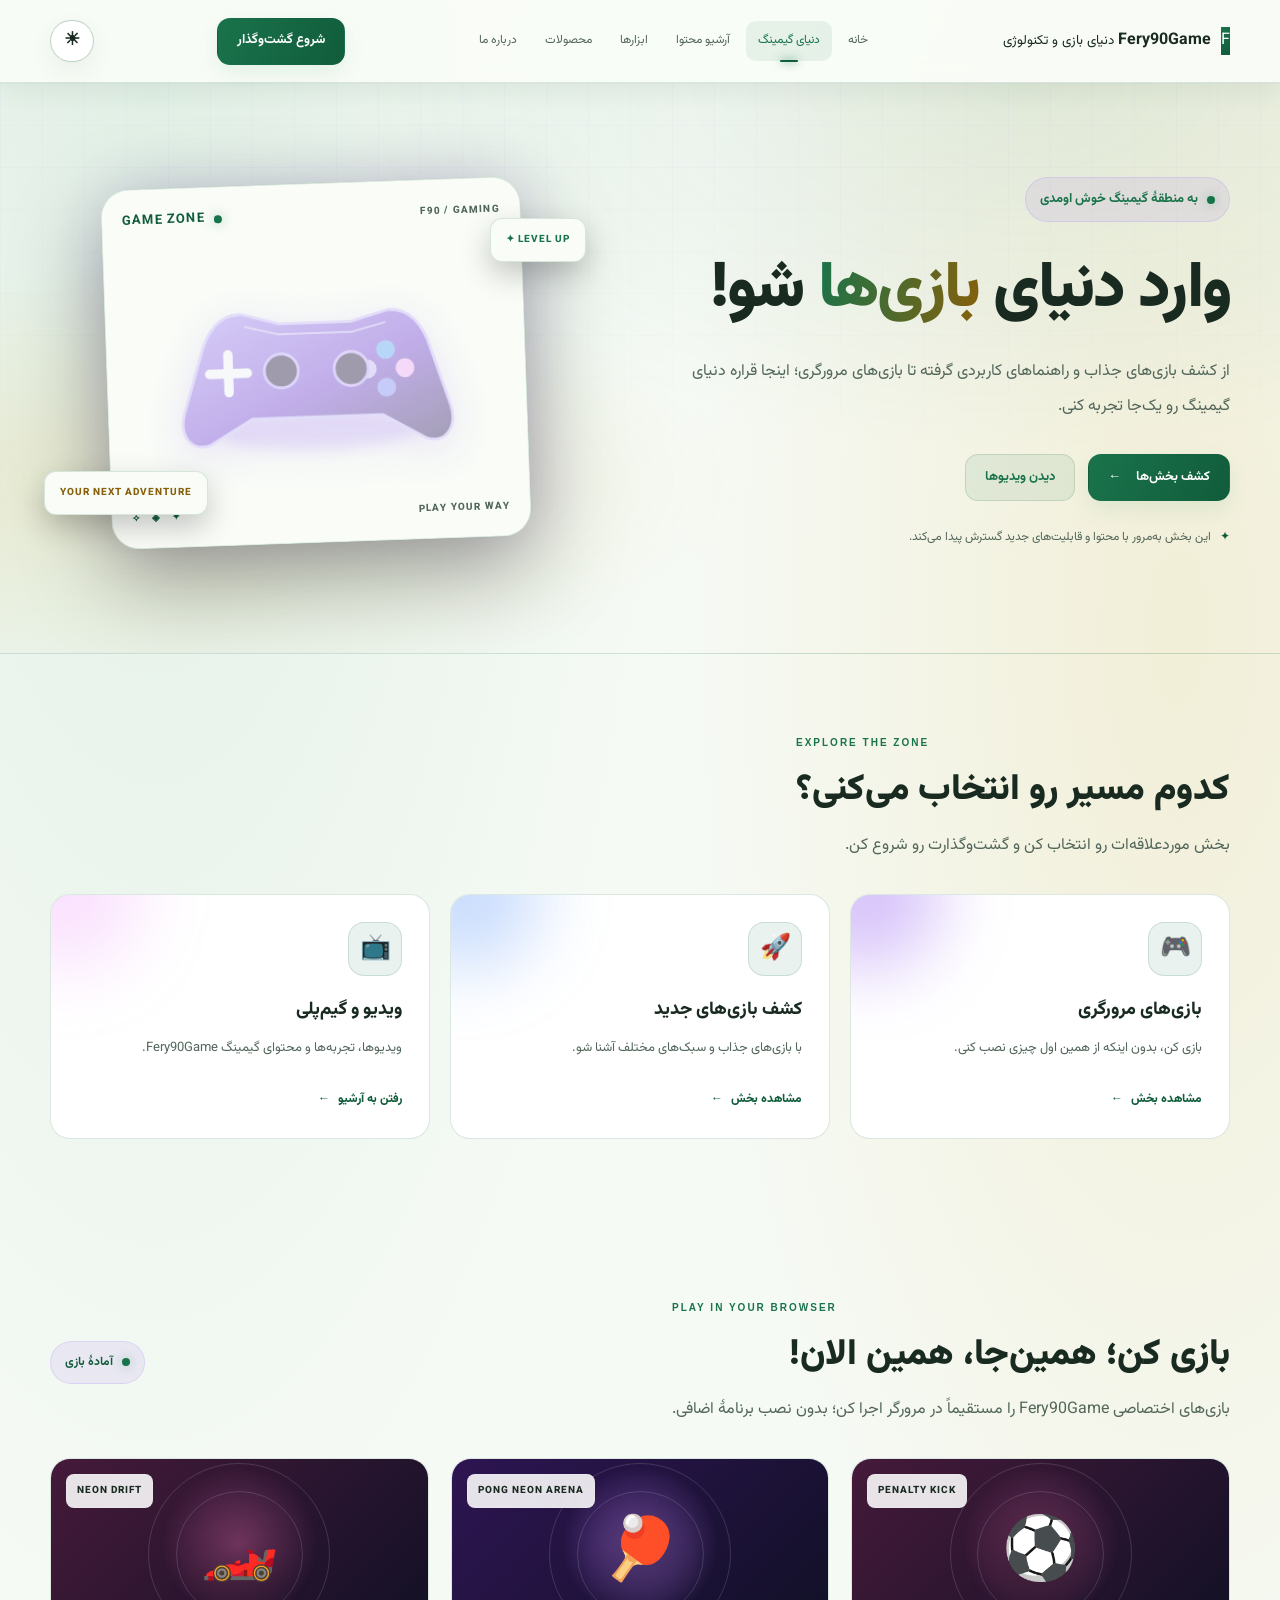
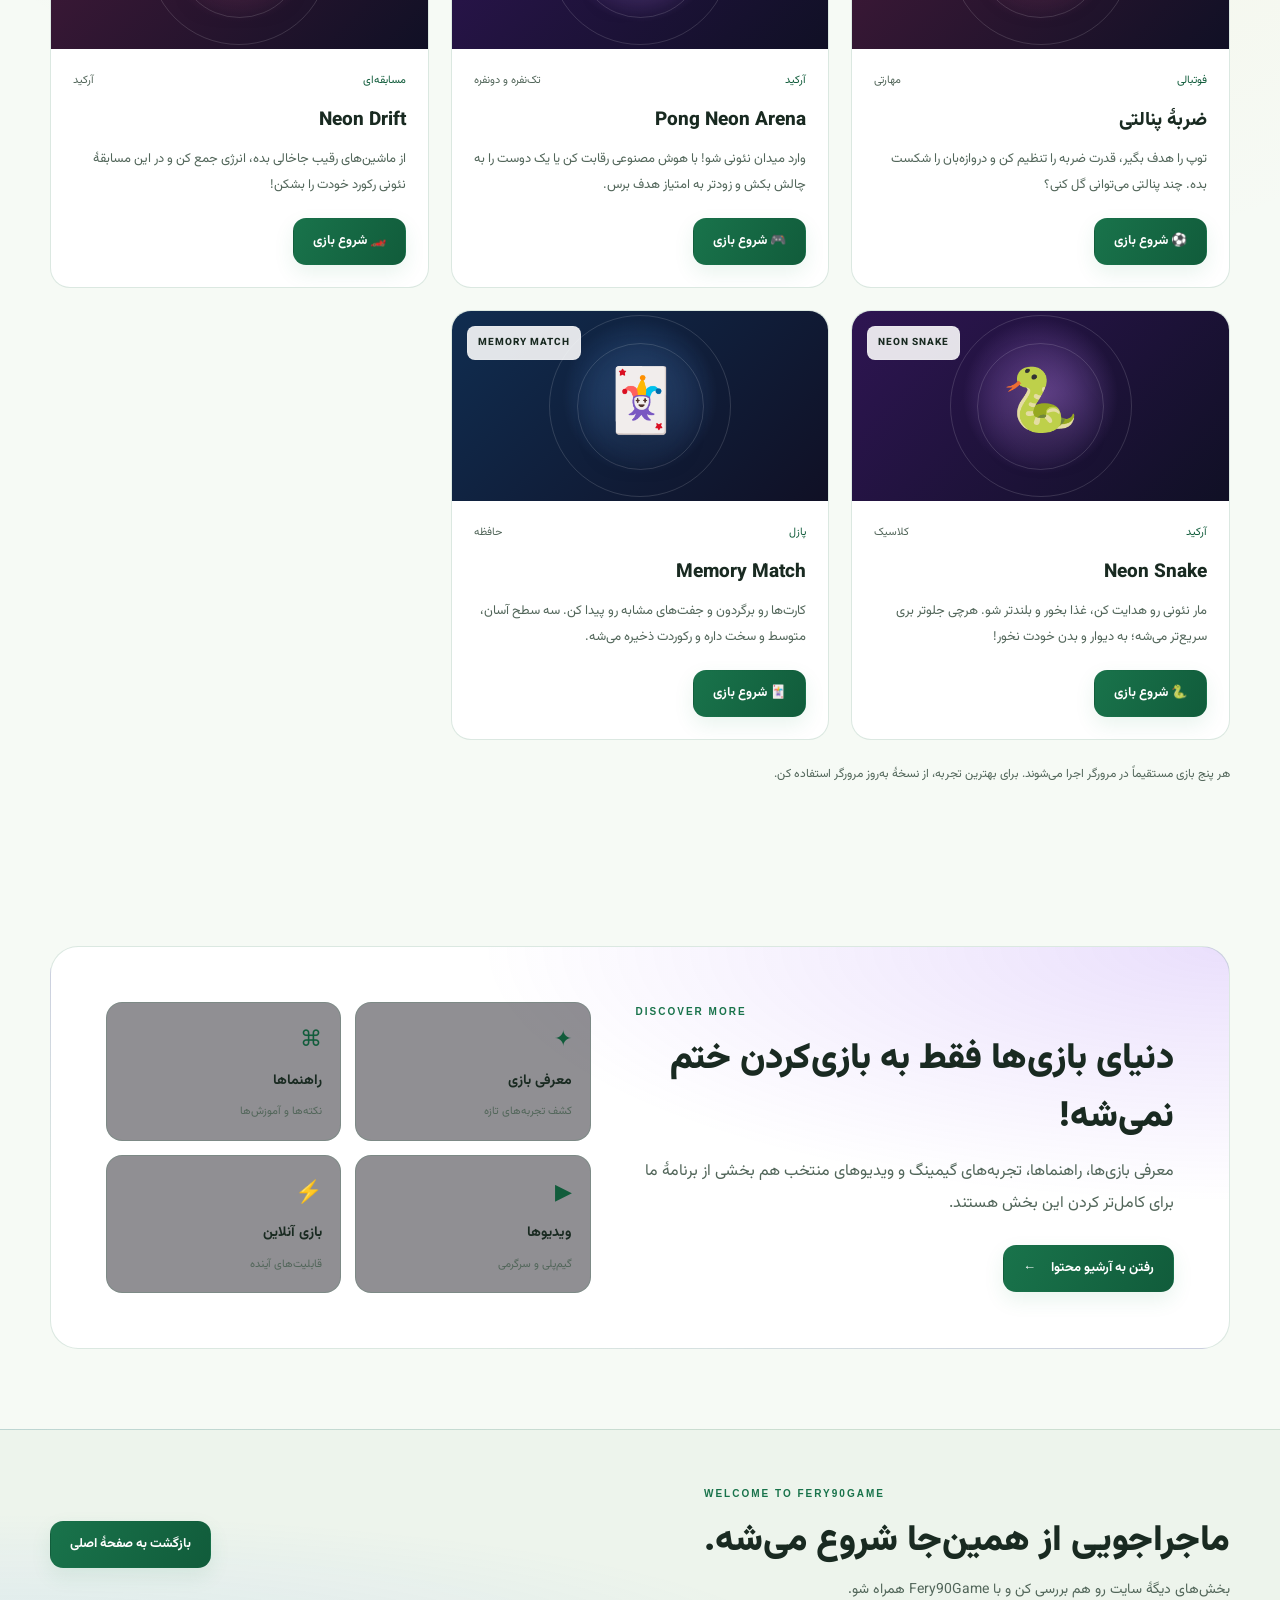
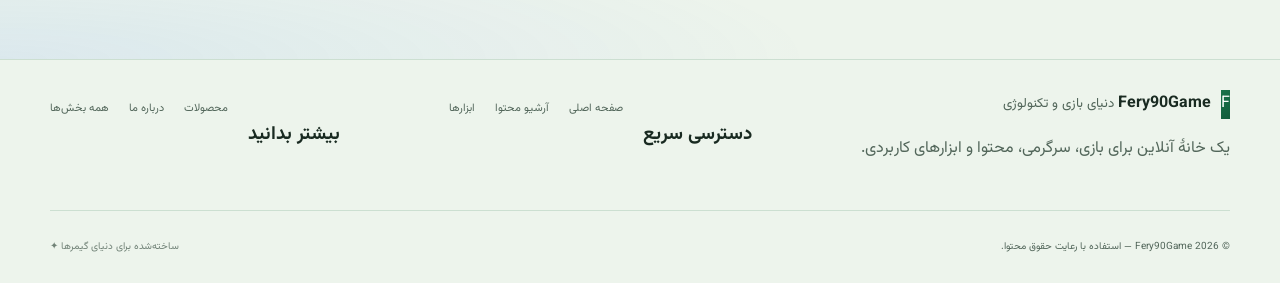
<file: pages/gaming.html>
<!DOCTYPE html>
<html lang="fa" dir="rtl">
<head>
    <meta charset="UTF-8">
    <meta name="viewport" content="width=device-width, initial-scale=1.0">
    <meta name="theme-color" content="#090811">
    <meta name="description" content="بخش گیمینگ Fery90Game؛ دنیای بازی‌ها، معرفی بازی‌های جذاب، راهنماها و بازی‌های مرورگری.">
    <title>دنیای گیمینگ | Fery90Game</title>

    <link rel="stylesheet" href="../css/style.css">
    <link rel="preconnect" href="https://fonts.googleapis.com">
    <link rel="preconnect" href="https://fonts.gstatic.com" crossorigin>
    <link href="https://fonts.googleapis.com/css2?family=Vazirmatn:wght@400;500;600;700;800;900&display=swap" rel="stylesheet">
  <script src="../js/theme.js" defer></script>
  <link rel="stylesheet" href="../css/theme.css">

  <meta name="robots" content="index, follow, max-image-preview:large">
  <link rel="canonical" href="https://fery90game.github.io/fery90game/pages/gaming.html">
  <meta property="og:type" content="website">
  <meta property="og:site_name" content="Fery90Game">
  <meta property="og:title" content="دنیای گیمینگ | Fery90Game">
  <meta property="og:description" content="بخش گیمینگ Fery90Game؛ دنیای بازی‌ها، معرفی بازی‌های جذاب، راهنماها و بازی‌های مرورگری.">
  <meta property="og:url" content="https://fery90game.github.io/fery90game/pages/gaming.html">
  <meta property="og:locale" content="fa_IR">
  <meta name="twitter:card" content="summary">
  <meta name="twitter:title" content="دنیای گیمینگ | Fery90Game">
  <meta name="twitter:description" content="بخش گیمینگ Fery90Game؛ دنیای بازی‌ها، معرفی بازی‌های جذاب، راهنماها و بازی‌های مرورگری.">
  <script type="application/ld+json">
{
  "@context": "https://schema.org",
  "@type": "WebPage",
  "name": "دنیای گیمینگ | Fery90Game",
  "description": "بخش گیمینگ Fery90Game؛ دنیای بازی‌ها، معرفی بازی‌های جذاب، راهنماها و بازی‌های مرورگری.",
  "url": "https://fery90game.github.io/fery90game/pages/gaming.html",
  "inLanguage": "fa-IR",
  "isPartOf": {
    "@type": "WebSite",
    "name": "Fery90Game",
    "url": "https://fery90game.github.io/fery90game/"
  }
}
</script>

</head>
<body>

    <header class="site-header">
        <div class="container header-inner">
            <a class="brand" href="../index.html" aria-label="صفحه اصلی Fery90Game">
                <span class="brand-mark">F</span>
                <span class="brand-text">
                    <strong>Fery90Game</strong>
                    <small>دنیای بازی و تکنولوژی</small>
                </span>
            </a>

            <button class="mobile-menu-button" id="mobileMenuButton"
                    type="button" aria-label="باز کردن منو"
                    aria-expanded="false" aria-controls="mainNavigation">
                <span></span><span></span><span></span>
            </button>

            <nav class="main-navigation" id="mainNavigation" aria-label="منوی اصلی">
                <a class="nav-link" href="../index.html">خانه</a>
                <a class="nav-link active" href="gaming.html" aria-current="page">دنیای گیمینگ</a>
                <a class="nav-link" href="content.html">آرشیو محتوا</a>
                <a class="nav-link" href="tools.html">ابزارها</a>
                <a class="nav-link" href="products.html">محصولات</a>
                <a class="nav-link" href="about.html">درباره ما</a>
            </nav>

            <a class="button button-primary header-cta" href="#gaming-categories">شروع گشت‌وگذار</a>
        </div>
    </header>

    <main>
        <section class="gaming-hero">
            <div class="gaming-grid-glow" aria-hidden="true"></div>

            <div class="container gaming-hero-layout">
                <div class="gaming-hero-content">
                    <span class="gaming-eyebrow">
                        <span class="gaming-status-dot"></span>
                        به منطقهٔ گیمینگ خوش اومدی
                    </span>

                    <h1>
                        وارد دنیای
                        <span class="gaming-gradient-text">بازی‌ها</span>
                        شو!
                    </h1>

                    <p class="gaming-hero-description">
                        از کشف بازی‌های جذاب و راهنماهای کاربردی گرفته تا بازی‌های
                        مرورگری؛ اینجا قراره دنیای گیمینگ رو یک‌جا تجربه کنی.
                    </p>

                    <div class="gaming-hero-actions">
                        <a class="button button-primary" href="#gaming-categories">
                            کشف بخش‌ها <span aria-hidden="true">←</span>
                        </a>
                        <a class="button button-secondary" href="content.html">
                            دیدن ویدیوها
                        </a>
                    </div>

                    <div class="gaming-hero-note">
                        <span aria-hidden="true">✦</span>
                        این بخش به‌مرور با محتوا و قابلیت‌های جدید گسترش پیدا می‌کند.
                    </div>
                </div>

                <div class="gaming-visual" aria-label="تصویر گرافیکی دسته بازی">
                    <div class="gaming-orbit gaming-orbit-one"></div>
                    <div class="gaming-orbit gaming-orbit-two"></div>

                    <div class="gaming-visual-card">
                        <div class="gaming-visual-top">
                            <span>F90 / GAMING</span>
                            <span class="gaming-live-label">
                                <span class="gaming-status-dot"></span>
                                GAME ZONE
                            </span>
                        </div>

                        <div class="gaming-controller" aria-hidden="true">
                            <svg viewBox="0 0 360 250" role="img">
                                <defs>
                                    <linearGradient id="controllerBody" x1="0" y1="0" x2="1" y2="1">
                                        <stop offset="0%" stop-color="#a78bfa"/>
                                        <stop offset="55%" stop-color="#7544d8"/>
                                        <stop offset="100%" stop-color="#31205f"/>
                                    </linearGradient>
                                    <linearGradient id="controllerLight" x1="0" y1="0" x2="1" y2="0">
                                        <stop offset="0%" stop-color="#60a5fa"/>
                                        <stop offset="100%" stop-color="#e879f9"/>
                                    </linearGradient>
                                    <filter id="controllerShadow" x="-40%" y="-40%" width="180%" height="180%">
                                        <feGaussianBlur stdDeviation="7"/>
                                    </filter>
                                </defs>

                                <ellipse cx="180" cy="195" rx="105" ry="20"
                                         fill="#8b5cf6" opacity="0.35"
                                         filter="url(#controllerShadow)"/>

                                <path d="M103 69
                                         C80 67 65 86 58 112
                                         L39 172
                                         C32 197 47 213 66 206
                                         L111 180
                                         L249 180
                                         L294 206
                                         C313 213 328 197 321 172
                                         L302 112
                                         C295 86 280 67 257 69
                                         L218 80
                                         L142 80 Z"
                                      fill="url(#controllerBody)"
                                      stroke="#c4b5fd" stroke-width="3"/>

                                <path d="M105 82 L141 91 L219 91 L255 82"
                                      fill="none" stroke="#ddd6fe"
                                      stroke-width="2" opacity="0.65"/>

                                <path d="M87 111 V151 M67 131 H107"
                                      stroke="#f5f3ff" stroke-width="10"
                                      stroke-linecap="round"/>

                                <circle cx="254" cy="111" r="10" fill="#60a5fa"/>
                                <circle cx="274" cy="131" r="10" fill="#f0abfc"/>
                                <circle cx="234" cy="131" r="10" fill="#c4b5fd"/>
                                <circle cx="254" cy="151" r="10" fill="#818cf8"/>

                                <circle cx="143" cy="130" r="18"
                                        fill="#251746" stroke="#b9a1ff" stroke-width="3"/>
                                <circle cx="217" cy="130" r="18"
                                        fill="#251746" stroke="#b9a1ff" stroke-width="3"/>

                                <path d="M160 179 H200" stroke="url(#controllerLight)"
                                      stroke-width="4" stroke-linecap="round"/>
                            </svg>
                        </div>

                        <div class="gaming-visual-bottom">
                            <span>PLAY YOUR WAY</span>
                            <span class="gaming-visual-symbols">✦ ◈ ✧</span>
                        </div>
                    </div>

                    <span class="gaming-float-tag gaming-float-tag-top">LEVEL UP ✦</span>
                    <span class="gaming-float-tag gaming-float-tag-bottom">YOUR NEXT ADVENTURE</span>
                </div>
            </div>
        </section>

        <section class="gaming-categories section" id="gaming-categories">
            <div class="container">
                <div class="gaming-section-heading">
                    <div>
                        <span class="section-kicker">EXPLORE THE ZONE</span>
                        <h2>کدوم مسیر رو انتخاب می‌کنی؟</h2>
                        <p>بخش موردعلاقه‌ات رو انتخاب کن و گشت‌وگذارت رو شروع کن.</p>
                    </div>
                </div>

                <div class="gaming-category-grid">
                    <a class="gaming-category-card gaming-category-purple" href="#browser-games">
                        <span class="gaming-category-icon" aria-hidden="true">🎮</span>
                        <span class="gaming-category-title">بازی‌های مرورگری</span>
                        <span class="gaming-category-description">
                            بازی کن، بدون اینکه از همین اول چیزی نصب کنی.
                        </span>
                        <span class="gaming-category-link">مشاهده بخش <span aria-hidden="true">←</span></span>
                    </a>

                    <a class="gaming-category-card gaming-category-blue" href="#game-discovery">
                        <span class="gaming-category-icon" aria-hidden="true">🚀</span>
                        <span class="gaming-category-title">کشف بازی‌های جدید</span>
                        <span class="gaming-category-description">
                            با بازی‌های جذاب و سبک‌های مختلف آشنا شو.
                        </span>
                        <span class="gaming-category-link">مشاهده بخش <span aria-hidden="true">←</span></span>
                    </a>

                    <a class="gaming-category-card gaming-category-pink" href="content.html">
                        <span class="gaming-category-icon" aria-hidden="true">📺</span>
                        <span class="gaming-category-title">ویدیو و گیم‌پلی</span>
                        <span class="gaming-category-description">
                            ویدیوها، تجربه‌ها و محتوای گیمینگ Fery90Game.
                        </span>
                        <span class="gaming-category-link">رفتن به آرشیو <span aria-hidden="true">←</span></span>
                    </a>
                </div>
            </div>
        </section>


<section class="gaming-browser-section section" id="browser-games">
    <div class="container">
        <div class="gaming-section-heading gaming-heading-split">
            <div>
                <span class="section-kicker">PLAY IN YOUR BROWSER</span>
                <h2>بازی کن؛ همین‌جا، همین الان!</h2>
                <p>بازی‌های اختصاصی Fery90Game را مستقیماً در مرورگر اجرا کن؛ بدون نصب برنامهٔ اضافی.</p>
            </div>
            <span class="gaming-coming-badge">
                <span class="gaming-status-dot"></span>
                آمادهٔ بازی
            </span>
        </div>

        <div class="gaming-game-grid">
            <article class="gaming-game-card">
                <div class="gaming-game-art gaming-art-racing">
                    <span class="gaming-art-emoji" aria-hidden="true">⚽</span>
                    <span class="gaming-art-label">PENALTY KICK</span>
                </div>
                <div class="gaming-game-info">
                    <div class="gaming-game-meta"><span>فوتبالی</span><span>مهارتی</span></div>
                    <h3>ضربهٔ پنالتی</h3>
                    <p>توپ را هدف بگیر، قدرت ضربه را تنظیم کن و دروازه‌بان را شکست بده. چند پنالتی می‌توانی گل کنی؟</p>
                    <a class="button button-primary" href="penalty.html" aria-label="شروع بازی ضربه پنالتی">⚽ شروع بازی</a>
                </div>
            </article>

            <article class="gaming-game-card">
                <div class="gaming-game-art gaming-art-arcade">
                    <span class="gaming-art-emoji" aria-hidden="true">🏓</span>
                    <span class="gaming-art-label">PONG NEON ARENA</span>
                </div>
                <div class="gaming-game-info">
                    <div class="gaming-game-meta"><span>آرکید</span><span>تک‌نفره و دونفره</span></div>
                    <h3>Pong Neon Arena</h3>
                    <p>وارد میدان نئونی شو! با هوش مصنوعی رقابت کن یا یک دوست را به چالش بکش و زودتر به امتیاز هدف برس.</p>
                    <a class="button button-primary" href="pong.html" aria-label="شروع بازی پونگ نئون آرنا">🎮 شروع بازی</a>
                </div>
            </article>

            <article class="gaming-game-card">
                <div class="gaming-game-art gaming-art-racing">
                    <span class="gaming-art-emoji" aria-hidden="true">🏎️</span>
                    <span class="gaming-art-label">NEON DRIFT</span>
                </div>
                <div class="gaming-game-info">
                    <div class="gaming-game-meta"><span>مسابقه‌ای</span><span>آرکید</span></div>
                    <h3>Neon Drift</h3>
                    <p>از ماشین‌های رقیب جاخالی بده، انرژی جمع کن و در این مسابقهٔ نئونی رکورد خودت را بشکن!</p>
                    <a class="button button-primary" href="game3.html" aria-label="شروع بازی Neon Drift">🏎️ شروع بازی</a>
                </div>
            </article>

            <article class="gaming-game-card">
                <div class="gaming-game-art gaming-art-arcade">
                    <span class="gaming-art-emoji" aria-hidden="true">🐍</span>
                    <span class="gaming-art-label">NEON SNAKE</span>
                </div>
                <div class="gaming-game-info">
                    <div class="gaming-game-meta"><span>آرکید</span><span>کلاسیک</span></div>
                    <h3>Neon Snake</h3>
                    <p>مار نئونی رو هدایت کن، غذا بخور و بلندتر شو. هرچی جلوتر بری سریع‌تر می‌شه؛ به دیوار و بدن خودت نخور!</p>
                    <a class="button button-primary" href="snake.html" aria-label="شروع بازی مار نئونی">🐍 شروع بازی</a>
                </div>
            </article>

            <article class="gaming-game-card">
                <div class="gaming-game-art gaming-art-puzzle">
                    <span class="gaming-art-emoji" aria-hidden="true">🃏</span>
                    <span class="gaming-art-label">MEMORY MATCH</span>
                </div>
                <div class="gaming-game-info">
                    <div class="gaming-game-meta"><span>پازل</span><span>حافظه</span></div>
                    <h3>Memory Match</h3>
                    <p>کارت‌ها رو برگردون و جفت‌های مشابه رو پیدا کن. سه سطح آسان، متوسط و سخت داره و رکوردت ذخیره می‌شه.</p>
                    <a class="button button-primary" href="memory.html" aria-label="شروع بازی جفت‌یابی کارت‌ها">🃏 شروع بازی</a>
                </div>
            </article>
        </div>

        <p class="gaming-section-footnote">
            هر پنج بازی مستقیماً در مرورگر اجرا می‌شوند. برای بهترین تجربه، از نسخهٔ به‌روز مرورگر استفاده کن.
        </p>
    </div>
</section>

<section class="gaming-discovery section" id="game-discovery">
    <div class="container">
        <div class="gaming-discovery-panel">
            <div class="gaming-discovery-copy">
                <span class="section-kicker">DISCOVER MORE</span>
                <h2>دنیای بازی‌ها فقط به بازی‌کردن ختم نمی‌شه!</h2>
                <p>
                    معرفی بازی‌ها، راهنماها، تجربه‌های گیمینگ و ویدیوهای منتخب
                    هم بخشی از برنامهٔ ما برای کامل‌تر کردن این بخش هستند.
                </p>
                <a class="button button-primary" href="content.html">
                    رفتن به آرشیو محتوا <span aria-hidden="true">←</span>
                </a>
            </div>
            <div class="gaming-discovery-stats" aria-label="برنامه‌های آینده سایت">
                <div class="gaming-stat">
                    <span class="gaming-stat-icon" aria-hidden="true">✦</span>
                    <strong>معرفی بازی</strong><span>کشف تجربه‌های تازه</span>
                </div>
                <div class="gaming-stat">
                    <span class="gaming-stat-icon" aria-hidden="true">⌘</span>
                    <strong>راهنماها</strong><span>نکته‌ها و آموزش‌ها</span>
                </div>
                <div class="gaming-stat">
                    <span class="gaming-stat-icon" aria-hidden="true">▶</span>
                    <strong>ویدیوها</strong><span>گیم‌پلی و سرگرمی</span>
                </div>
                <div class="gaming-stat">
                    <span class="gaming-stat-icon" aria-hidden="true">⚡</span>
                    <strong>بازی آنلاین</strong><span>قابلیت‌های آینده</span>
                </div>
            </div>
        </div>
    </div>
</section>

        <section class="gaming-final-cta">
            <div class="container gaming-final-cta-inner">
                <div>
                    <span class="section-kicker">WELCOME TO FERY90GAME</span>
                    <h2>ماجراجویی از همین‌جا شروع می‌شه.</h2>
                    <p>بخش‌های دیگهٔ سایت رو هم بررسی کن و با Fery90Game همراه شو.</p>
                </div>
                <a class="button button-primary" href="../index.html">بازگشت به صفحهٔ اصلی</a>
            </div>
        </section>
    </main>

    <footer class="site-footer">
        <div class="container footer-main">
            <div class="footer-brand">
                <a class="brand" href="../index.html">
                    <span class="brand-mark">F</span>
                    <span class="brand-text">
                        <strong>Fery90Game</strong>
                        <small>دنیای بازی و تکنولوژی</small>
                    </span>
                </a>
                <p>یک خانهٔ آنلاین برای بازی، سرگرمی، محتوا و ابزارهای کاربردی.</p>
            </div>

            <div class="footer-links">
                <h3>دسترسی سریع</h3>
                <a href="../index.html">صفحه اصلی</a>
                <a href="content.html">آرشیو محتوا</a>
                <a href="tools.html">ابزارها</a>
            </div>

            <div class="footer-links">
                <h3>بیشتر بدانید</h3>
                <a href="products.html">محصولات</a>
                <a href="about.html">درباره ما</a>
                <a href="../index.html#categories">همه بخش‌ها</a>
            </div>
        </div>

        <div class="container footer-bottom">
            <p>© <span id="currentYear"></span> Fery90Game — استفاده با رعایت حقوق محتوا.</p>
            <a href="../index.html">ساخته‌شده برای دنیای گیمرها ✦</a>
        </div>
    </footer>

    <script src="../js/app.js" defer></script>
</body>
</html>
</file>
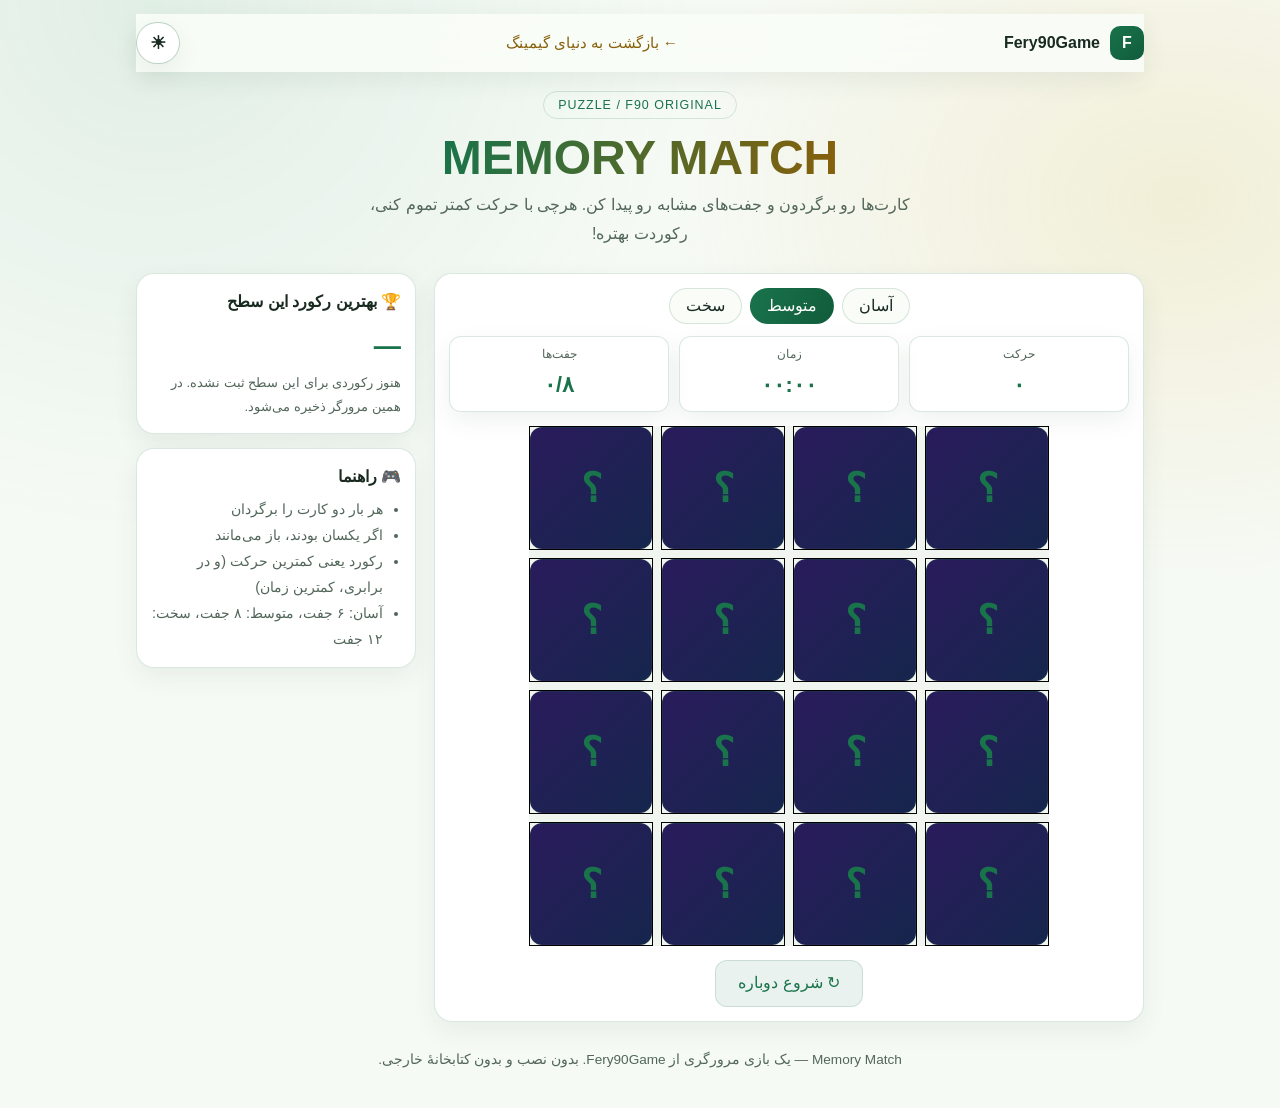
<file: pages/memory.html>
<!DOCTYPE html>
<html lang="fa" dir="rtl">
<head>
<meta charset="UTF-8">
<meta name="viewport" content="width=device-width, initial-scale=1, viewport-fit=cover">
<meta name="theme-color" content="#090811">
<meta name="description" content="Memory Match؛ بازی جفت‌یابی کارت‌های Fery90Game. کارت‌های مشابه را پیدا کن و با کمترین حرکت برنده شو.">
<title>Memory Match | جفت‌یابی کارت‌ها — Fery90Game</title>
<style>
:root{color-scheme:dark;--bg:#090811;--panel:#111020;--purple:#a78bfa;--blue:#60a5fa;--pink:#f0abfc;--text:#f5f3ff;--muted:#b9b3d2;--border:rgba(167,139,250,.25)}
*{box-sizing:border-box}
body{margin:0;min-height:100vh;background:radial-gradient(ellipse at 15% 0%,rgba(124,58,237,.24),transparent 42%),radial-gradient(ellipse at 95% 25%,rgba(37,99,235,.16),transparent 38%),var(--bg);color:var(--text);font-family:"Vazirmatn",Tahoma,"Segoe UI",sans-serif;line-height:1.8}
.shell{max-width:1040px;margin:0 auto;padding:14px 16px calc(36px + env(safe-area-inset-bottom))}
.topbar{display:flex;justify-content:space-between;align-items:center;gap:12px;flex-wrap:wrap;padding:8px 0}
.brand{display:flex;align-items:center;gap:10px;color:var(--text);text-decoration:none;font-weight:800}
.brand-mark{display:grid;place-items:center;width:34px;height:34px;border-radius:10px;background:linear-gradient(135deg,#7c3aed,#60a5fa);font-weight:900}
.back{color:var(--blue);text-decoration:none;font-size:.95rem}
.back:hover{text-decoration:underline}
.hero{text-align:center;padding:18px 0 14px}
.eyebrow{display:inline-block;font-size:.78rem;letter-spacing:.08em;color:var(--purple);border:1px solid var(--border);border-radius:999px;padding:2px 14px;direction:ltr}
h1{margin:10px 0 4px;font-size:clamp(2rem,6vw,3rem);font-weight:900;line-height:1.2}
.gradient{background:linear-gradient(90deg,var(--purple),var(--blue),var(--pink));-webkit-background-clip:text;background-clip:text;color:transparent}
.hero p{margin:0 auto;max-width:560px;color:var(--muted)}
.layout{display:grid;grid-template-columns:minmax(0,1fr) 280px;gap:18px;align-items:start;margin-top:10px}
@media(max-width:820px){.layout{grid-template-columns:1fr}}
.panel,.side{background:var(--panel);border:1px solid var(--border);border-radius:18px;padding:14px}
.levels{display:flex;gap:8px;justify-content:center;margin-bottom:12px;flex-wrap:wrap}
.level{font:inherit;font-size:.92rem;color:var(--muted);background:transparent;border:1px solid var(--border);border-radius:999px;padding:3px 16px;cursor:pointer}
.level:hover{color:var(--text)}
.level[aria-pressed="true"]{color:#fff;background:rgba(124,58,237,.35);border-color:var(--purple)}
.hud{display:grid;grid-template-columns:repeat(3,1fr);gap:10px;margin-bottom:14px}
.hudbox{background:rgba(255,255,255,.04);border:1px solid var(--border);border-radius:12px;padding:6px 10px;text-align:center}
.label{display:block;font-size:.78rem;color:var(--muted)}
.value{font-size:1.35rem;font-weight:800}
.stage{position:relative;width:100%;max-width:520px;margin:0 auto}
.board{display:grid;grid-template-columns:repeat(var(--cols,4),1fr);gap:8px}
.card{position:relative;aspect-ratio:1;padding:0;border:0;background:none;cursor:pointer;perspective:600px;-webkit-tap-highlight-color:transparent}
.card:focus-visible{outline:2px solid var(--blue);outline-offset:3px;border-radius:12px}
.inner{position:absolute;inset:0;transition:transform .35s;transform-style:preserve-3d}
.card.flipped .inner,.card.matched .inner{transform:rotateY(180deg)}
.face{position:absolute;inset:0;display:grid;place-items:center;border-radius:12px;backface-visibility:hidden;-webkit-backface-visibility:hidden;font-size:clamp(1.4rem,7vw,2.5rem)}
.board.dense .face{font-size:clamp(1.1rem,4.8vw,2rem)}
.back-face{background:linear-gradient(135deg,#2a1b5c,#16264d);border:1px solid var(--border);color:var(--purple);font-weight:900}
.front-face{transform:rotateY(180deg);background:#1a1838;border:1px solid rgba(96,165,250,.45)}
.card.matched .front-face{border-color:var(--pink);box-shadow:0 0 16px rgba(240,171,252,.45)}
.card:disabled{cursor:default}
@media(prefers-reduced-motion:reduce){.inner{transition:none}}
.overlay{position:absolute;inset:0;display:grid;place-items:center;background:rgba(9,8,17,.84);border-radius:14px;padding:16px;z-index:2}
.overlay[hidden]{display:none}
.overlay-card{text-align:center;max-width:300px}
.overlay-icon{font-size:2.8rem;line-height:1.2}
.overlay-card h2{margin:6px 0 4px;font-size:1.4rem}
.overlay-card p{margin:0 0 14px;color:var(--muted);font-size:.95rem}
.btn{font:inherit;font-weight:700;color:#fff;background:linear-gradient(135deg,#7c3aed,#9b6bff);border:0;border-radius:12px;padding:8px 22px;cursor:pointer}
.btn:hover{filter:brightness(1.12)}
.btn.secondary{background:transparent;border:1px solid var(--border);color:var(--text)}
.actions{display:flex;justify-content:center;gap:10px;margin-top:14px;flex-wrap:wrap}
.sidecol{display:grid;gap:14px}
.side h3{margin:0 0 6px;font-size:1rem}
.record{font-size:1.7rem;font-weight:900;color:var(--purple)}
.caption{color:var(--muted);font-size:.82rem}
.side ul{margin:0;padding-right:18px;color:var(--muted);font-size:.9rem}
.footer{text-align:center;color:var(--muted);font-size:.85rem;margin-top:26px}
</style>
  <script src="../js/theme.js" defer></script>
  <link rel="stylesheet" href="../css/theme.css">

  <meta name="robots" content="index, follow, max-image-preview:large">
  <link rel="canonical" href="https://fery90game.github.io/fery90game/pages/memory.html">
  <meta property="og:type" content="website">
  <meta property="og:site_name" content="Fery90Game">
  <meta property="og:title" content="Memory Match | جفت‌یابی کارت‌ها — Fery90Game">
  <meta property="og:description" content="Memory Match؛ بازی جفت‌یابی کارت‌های Fery90Game. کارت‌های مشابه را پیدا کن و با کمترین حرکت برنده شو.">
  <meta property="og:url" content="https://fery90game.github.io/fery90game/pages/memory.html">
  <meta property="og:locale" content="fa_IR">
  <meta name="twitter:card" content="summary">
  <meta name="twitter:title" content="Memory Match | جفت‌یابی کارت‌ها — Fery90Game">
  <meta name="twitter:description" content="Memory Match؛ بازی جفت‌یابی کارت‌های Fery90Game. کارت‌های مشابه را پیدا کن و با کمترین حرکت برنده شو.">
  <script type="application/ld+json">
{
  "@context": "https://schema.org",
  "@type": "WebPage",
  "name": "Memory Match | جفت‌یابی کارت‌ها — Fery90Game",
  "description": "Memory Match؛ بازی جفت‌یابی کارت‌های Fery90Game. کارت‌های مشابه را پیدا کن و با کمترین حرکت برنده شو.",
  "url": "https://fery90game.github.io/fery90game/pages/memory.html",
  "inLanguage": "fa-IR",
  "isPartOf": {
    "@type": "WebSite",
    "name": "Fery90Game",
    "url": "https://fery90game.github.io/fery90game/"
  }
}
</script>

</head>
<body>
<div class="shell">
<header class="topbar">
    <a class="brand" href="../index.html" aria-label="صفحه اصلی Fery90Game"><span class="brand-mark">F</span><span>Fery90Game</span></a>
    <a class="back" href="gaming.html">← بازگشت به دنیای گیمینگ</a>
</header>

<section class="hero">
    <span class="eyebrow">PUZZLE / F90 ORIGINAL</span>
    <h1><span class="gradient">MEMORY MATCH</span></h1>
    <p>کارت‌ها رو برگردون و جفت‌های مشابه رو پیدا کن. هرچی با حرکت کمتر تموم کنی، رکوردت بهتره!</p>
</section>

<main class="layout">
    <section class="panel" aria-label="بازی جفت‌یابی کارت‌ها">
        <div class="levels" role="group" aria-label="انتخاب سطح">
            <button class="level" type="button" data-level="easy" aria-pressed="false">آسان</button>
            <button class="level" type="button" data-level="normal" aria-pressed="true">متوسط</button>
            <button class="level" type="button" data-level="hard" aria-pressed="false">سخت</button>
        </div>

        <div class="hud" aria-live="polite">
            <div class="hudbox"><span class="label">حرکت</span><strong class="value" id="moves">۰</strong></div>
            <div class="hudbox"><span class="label">زمان</span><strong class="value" id="time">۰۰:۰۰</strong></div>
            <div class="hudbox"><span class="label">جفت‌ها</span><strong class="value" id="pairs">۰/۸</strong></div>
        </div>

        <div class="stage">
            <div class="board" id="board"></div>
            <div class="overlay" id="overlay" hidden>
                <div class="overlay-card">
                    <div class="overlay-icon">🏆</div>
                    <h2 id="ovTitle">آفرین!</h2>
                    <p id="ovText"></p>
                    <button class="btn" type="button" id="ovBtn">بازی دوباره</button>
                </div>
            </div>
        </div>

        <div class="actions">
            <button class="btn secondary" type="button" id="restart">↻ شروع دوباره</button>
        </div>
    </section>

    <aside class="sidecol">
        <section class="side">
            <h3>🏆 بهترین رکورد این سطح</h3>
            <div class="record" id="best">—</div>
            <div class="caption" id="bestCaption">هنوز رکوردی ثبت نشده. در همین مرورگر ذخیره می‌شود.</div>
        </section>
        <section class="side">
            <h3>🎮 راهنما</h3>
            <ul>
                <li>هر بار دو کارت را برگردان</li>
                <li>اگر یکسان بودند، باز می‌مانند</li>
                <li>رکورد یعنی کمترین حرکت (و در برابری، کمترین زمان)</li>
                <li>آسان: ۶ جفت، متوسط: ۸ جفت، سخت: ۱۲ جفت</li>
            </ul>
        </section>
    </aside>
</main>

<footer class="footer">Memory Match — یک بازی مرورگری از Fery90Game. بدون نصب و بدون کتابخانهٔ خارجی.</footer>
</div>

<script>
(() => {
    'use strict';

    const SYMBOLS = ['🎮', '🕹️', '👾', '🏆', '⚽', '🏎️', '🎧', '🚀', '⭐', '🔥', '💎', '🎯'];
    const LEVELS = {
        easy: { pairs: 6, cols: 4, name: 'آسان' },
        normal: { pairs: 8, cols: 4, name: 'متوسط' },
        hard: { pairs: 12, cols: 6, name: 'سخت' }
    };
    const STORE = 'fery90game_memory_best_v1';
    const $ = (id) => document.getElementById(id);
    const fa = (n) => Number(n).toLocaleString('fa-IR');

    let level = 'normal';
    let deck = [];
    let first = null;
    let busy = false;
    let moves = 0, matched = 0, seconds = 0;
    let timer = null;
    let records = {};

    try {
        const raw = JSON.parse(localStorage.getItem(STORE) || '{}');
        if (raw && typeof raw === 'object') records = raw;
    } catch (e) { /* ignore */ }

    function shuffle(list) {
        const a = list.slice();
        for (let i = a.length - 1; i > 0; i--) {
            const j = Math.floor(Math.random() * (i + 1));
            [a[i], a[j]] = [a[j], a[i]];
        }
        return a;
    }

    function fmtTime(total) {
        const m = Math.floor(total / 60), s = total % 60;
        const two = (n) => (n < 10 ? '۰' : '') + fa(n);
        return two(m) + ':' + two(s);
    }

    function stopTimer() {
        if (timer) { clearInterval(timer); timer = null; }
    }

    function updateHud() {
        $('moves').textContent = fa(moves);
        $('time').textContent = fmtTime(seconds);
        $('pairs').textContent = fa(matched) + '/' + fa(LEVELS[level].pairs);
    }

    function updateBest() {
        const r = records[level];
        if (r && Number.isFinite(r.moves)) {
            $('best').textContent = fa(r.moves) + ' حرکت';
            $('bestCaption').textContent = 'زمان: ' + fmtTime(r.seconds) + ' · سطح ' + LEVELS[level].name;
        } else {
            $('best').textContent = '—';
            $('bestCaption').textContent = 'هنوز رکوردی برای این سطح ثبت نشده. در همین مرورگر ذخیره می‌شود.';
        }
    }

    function newGame() {
        stopTimer();
        const cfg = LEVELS[level];
        deck = shuffle(shuffle(SYMBOLS).slice(0, cfg.pairs).flatMap((s) => [s, s]));
        first = null;
        busy = false;
        moves = 0;
        matched = 0;
        seconds = 0;
        $('overlay').hidden = true;

        const board = $('board');
        board.style.setProperty('--cols', cfg.cols);
        board.classList.toggle('dense', cfg.cols >= 6);
        board.textContent = '';

        deck.forEach((symbol, index) => {
            const card = document.createElement('button');
            card.type = 'button';
            card.className = 'card';
            card.dataset.index = String(index);
            card.setAttribute('aria-label', 'کارت ' + fa(index + 1) + '، رو نشده');

            const inner = document.createElement('span');
            inner.className = 'inner';
            const back = document.createElement('span');
            back.className = 'face back-face';
            back.textContent = '؟';
            back.setAttribute('aria-hidden', 'true');
            const front = document.createElement('span');
            front.className = 'face front-face';
            front.textContent = symbol;
            front.setAttribute('aria-hidden', 'true');
            inner.append(back, front);
            card.appendChild(inner);

            card.addEventListener('click', () => flip(card));
            board.appendChild(card);
        });

        document.querySelectorAll('.level').forEach((b) => {
            b.setAttribute('aria-pressed', String(b.dataset.level === level));
        });
        updateHud();
        updateBest();
    }

    function setFace(card, open) {
        const index = Number(card.dataset.index);
        card.classList.toggle('flipped', open);
        card.setAttribute('aria-label', open
            ? 'کارت ' + fa(index + 1) + '، ' + deck[index]
            : 'کارت ' + fa(index + 1) + '، رو نشده');
    }

    function flip(card) {
        if (busy || card.classList.contains('flipped') || card.classList.contains('matched')) return;

        if (!timer) {
            timer = setInterval(() => { seconds++; updateHud(); }, 1000);
        }
        setFace(card, true);

        if (!first) {
            first = card;
            return;
        }

        moves++;
        const a = first, b = card;
        first = null;

        if (deck[Number(a.dataset.index)] === deck[Number(b.dataset.index)]) {
            [a, b].forEach((c) => {
                c.classList.add('matched');
                c.disabled = true;
            });
            matched++;
            updateHud();
            if (matched === LEVELS[level].pairs) win();
        } else {
            busy = true;
            updateHud();
            setTimeout(() => {
                setFace(a, false);
                setFace(b, false);
                busy = false;
            }, 800);
        }
    }

    function win() {
        stopTimer();
        const old = records[level];
        const better = !old || moves < old.moves || (moves === old.moves && seconds < old.seconds);
        if (better) {
            records[level] = { moves, seconds };
            try { localStorage.setItem(STORE, JSON.stringify(records)); } catch (e) { /* ignore */ }
        }
        updateBest();
        $('ovTitle').textContent = better ? 'رکورد جدید!' : 'آفرین!';
        $('ovText').textContent = 'همه جفت‌ها را با ' + fa(moves) + ' حرکت و زمان ' + fmtTime(seconds) + ' پیدا کردی.';
        setTimeout(() => { $('overlay').hidden = false; $('ovBtn').focus(); }, 500);
    }

    document.querySelectorAll('.level').forEach((button) => {
        button.addEventListener('click', () => {
            if (button.dataset.level === level) return;
            level = button.dataset.level;
            newGame();
        });
    });
    $('restart').addEventListener('click', newGame);
    $('ovBtn').addEventListener('click', newGame);

    newGame();
})();
</script>
</body>
</html>
</file>
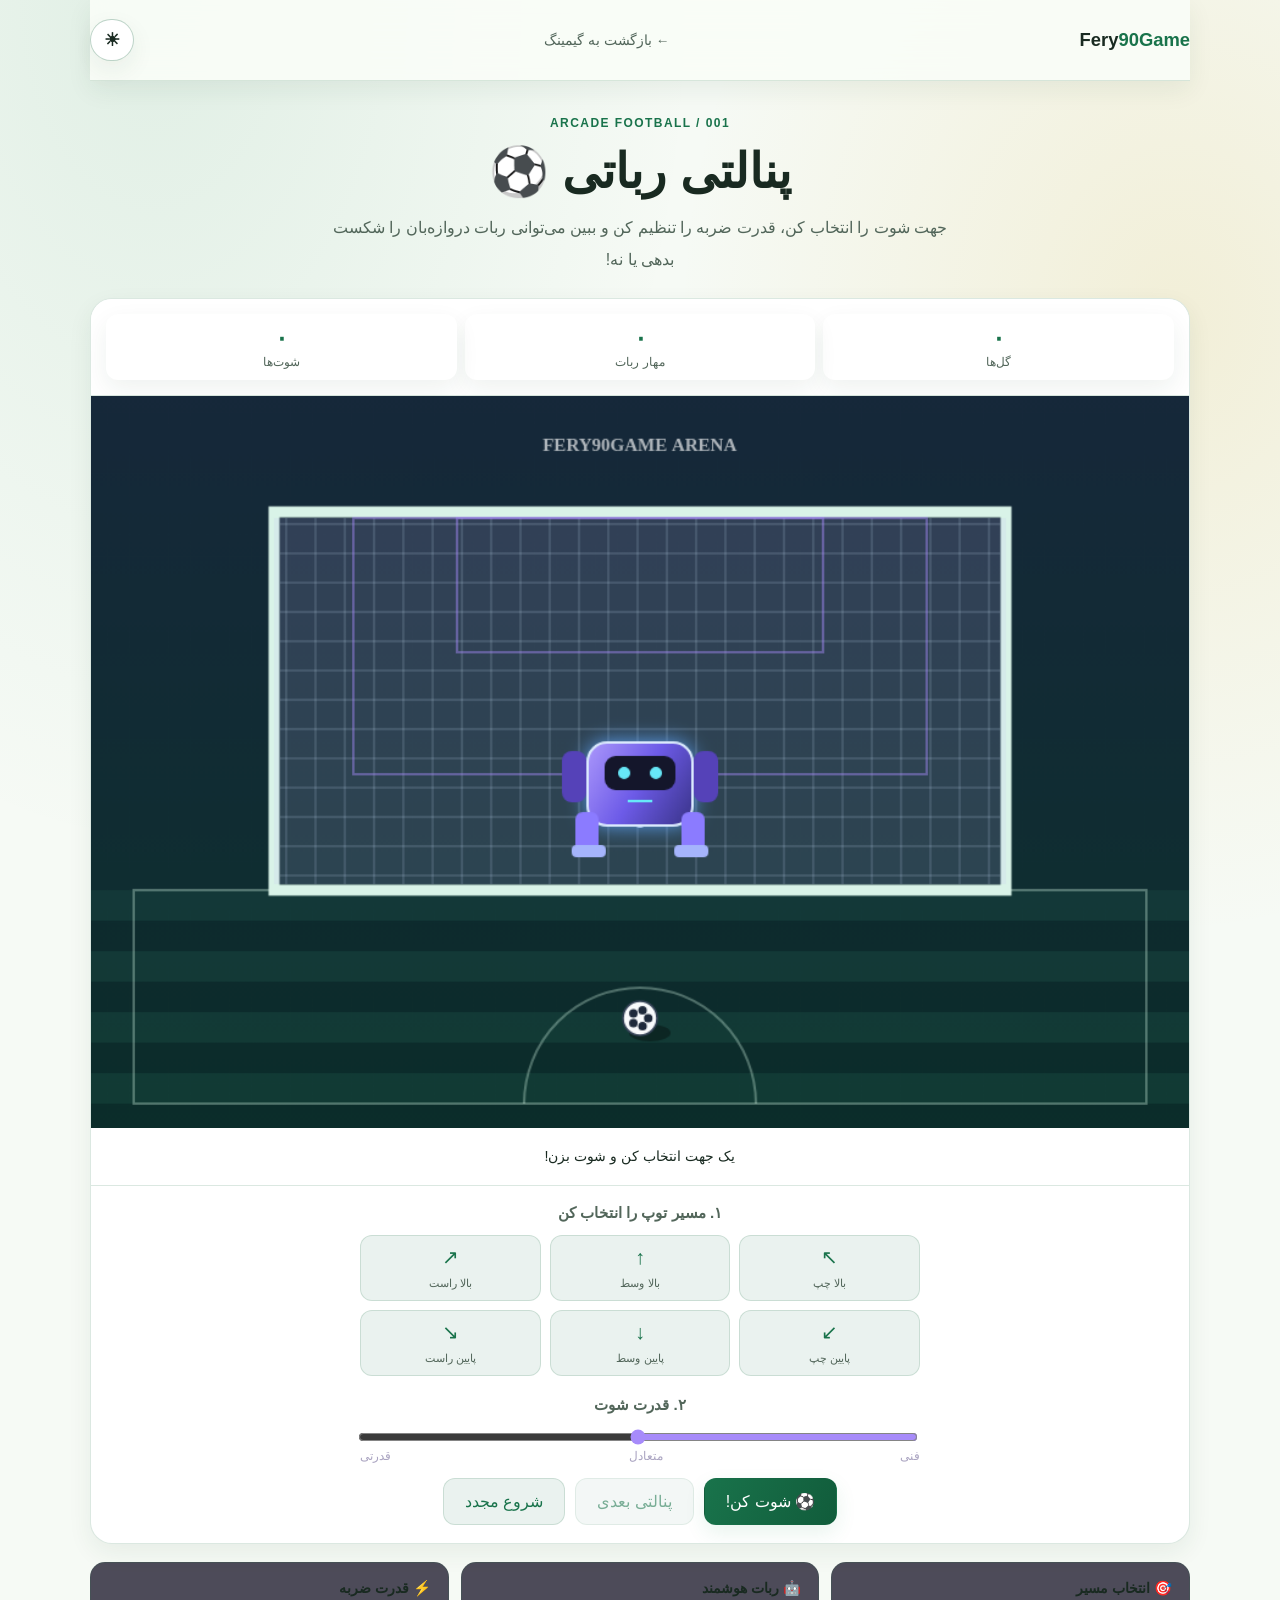
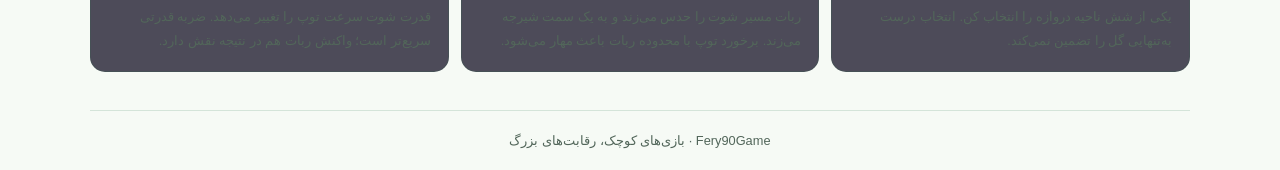
<file: pages/penalty.html>
<!DOCTYPE html>
<html lang="fa" dir="rtl">
<head>
<meta charset="UTF-8">
<meta name="viewport" content="width=device-width, initial-scale=1">
<meta name="theme-color" content="#090811">
<meta name="description" content="بازی پنالتی رباتی در Fery90Game؛ یک بازی مرورگری سرگرم‌کننده با فضای نئونی. مهارتت را در ضربات پنالتی امتحان کن.">
<title>پنالتی رباتی | Fery90Game</title>
<style>
:root {
    color-scheme: dark;
    --bg: #090811;
    --panel: #141124;
    --border: rgba(190,166,255,.18);
    --purple: #a78bfa;
    --blue: #60a5fa;
    --text: #f6f3ff;
    --muted: #aaa4c1;
}
* { box-sizing: border-box; }
body {
    margin: 0;
    min-height: 100vh;
    background:
        radial-gradient(ellipse at 50% 0%,rgba(124,58,237,.18),transparent 50%),
        var(--bg);
    color: var(--text);
    font-family: Tahoma, Arial, sans-serif;
}
button, select { font: inherit; }
button { cursor: pointer; }
a { color: inherit; text-decoration: none; }
.container { width: min(1100px, calc(100% - 28px)); margin: auto; }
.topbar {
    display:flex; align-items:center; justify-content:space-between;
    gap:14px; padding:19px 0; border-bottom:1px solid var(--border);
}
.brand { font-size:1.15rem; font-weight:900; }
.brand span { color:var(--purple); }
.back-link { color:var(--muted); font-size:.85rem; }
.back-link:hover { color:var(--purple); }
.hero { padding:32px 0 22px; text-align:center; }
.eyebrow {
    color:var(--purple); font-size:.75rem; font-weight:bold;
    letter-spacing:.12em;
}
h1 { margin:12px 0; font-size:clamp(1.8rem,5vw,3rem); }
.hero p { margin:0 auto; max-width:650px; color:var(--muted); line-height:2; }
.game-shell {
    overflow:hidden; border:1px solid var(--border); border-radius:22px;
    background:rgba(20,17,36,.94);
    box-shadow:0 22px 70px rgba(0,0,0,.28);
}
.scoreboard {
    display:grid; grid-template-columns:repeat(3,1fr);
    gap:8px; padding:15px;
    border-bottom:1px solid var(--border);
}
.stat {
    text-align:center; padding:10px 5px; border-radius:12px;
    background:rgba(9,8,17,.7);
}
.stat strong { display:block; font-size:1.5rem; color:var(--purple); }
.stat span { color:var(--muted); font-size:.75rem; }
.canvas-wrap { position:relative; background:#101b29; }
canvas { display:block; width:100%; height:auto; aspect-ratio:3/2; }
.game-message {
    min-height:57px; display:flex; align-items:center; justify-content:center;
    padding:12px 15px; text-align:center; line-height:1.8;
    font-size:.9rem; color:var(--text);
}
.game-message.success { color:#86efac; }
.game-message.fail { color:#fca5a5; }
.controls { padding:18px; border-top:1px solid var(--border); }
.control-title { text-align:center; margin:0 0 13px; font-size:.95rem; }
.direction-grid {
    display:grid; grid-template-columns:repeat(3,minmax(0,1fr));
    gap:9px; max-width:560px; margin:0 auto;
}
.direction {
    min-height:56px; padding:9px 4px; border:1px solid var(--border);
    border-radius:12px; background:#0e0b19; color:var(--text);
    transition:border-color .15s,background .15s,transform .15s;
}
.direction:hover:not(:disabled) {
    border-color:var(--purple); background:rgba(124,58,237,.15);
}
.direction.selected {
    border-color:var(--purple); background:rgba(124,58,237,.24);
    box-shadow:0 0 0 2px rgba(167,139,250,.12);
}
.direction:disabled { opacity:.5; cursor:not-allowed; }
.direction .arrow { display:block; font-size:1.25rem; margin-bottom:4px; }
.direction small { color:var(--muted); font-size:.7rem; }
.main-actions {
    display:flex; flex-wrap:wrap; justify-content:center; gap:10px;
    margin-top:15px;
}
.btn {
    min-height:47px; padding:11px 21px; border:1px solid var(--border);
    border-radius:12px; color:var(--text); background:#201a32;
}
.btn-primary {
    border-color:transparent; color:#fff;
    background:linear-gradient(100deg,#7c3aed,#4f46e5);
    font-weight:bold;
}
.btn-primary:hover:not(:disabled) { filter:brightness(1.13); }
.btn-secondary:hover:not(:disabled) { border-color:var(--purple); }
.btn:disabled { opacity:.45; cursor:not-allowed; }
.help {
    display:grid; grid-template-columns:repeat(3,minmax(0,1fr));
    gap:12px; margin:18px 0 38px;
}
.help article {
    padding:17px; border:1px solid var(--border);
    border-radius:15px; background:rgba(20,17,36,.75);
}
.help b { display:block; margin-bottom:8px; font-size:.9rem; }
.help p { margin:0; color:var(--muted); font-size:.8rem; line-height:1.9; }
footer {
    padding:22px 0; border-top:1px solid var(--border);
    color:var(--muted); font-size:.8rem; text-align:center;
}
button:focus-visible,a:focus-visible {
    outline:2px solid var(--purple); outline-offset:3px;
}
@media(max-width:600px) {
    .container { width:calc(100% - 18px); }
    .hero { padding-top:25px; }
    .scoreboard { padding:9px; gap:6px; }
    .stat strong { font-size:1.25rem; }
    .stat span { font-size:.68rem; }
    .controls { padding:12px; }
    .direction { min-height:51px; font-size:.82rem; }
    .btn { padding:10px 14px; flex:1 1 130px; }
    .help { grid-template-columns:1fr; }
}
</style>
  <script src="../js/theme.js" defer></script>
  <link rel="stylesheet" href="../css/theme.css">

  <meta name="robots" content="index, follow, max-image-preview:large">
  <link rel="canonical" href="https://fery90game.github.io/fery90game/pages/penalty.html">
  <meta property="og:type" content="website">
  <meta property="og:site_name" content="Fery90Game">
  <meta property="og:title" content="پنالتی رباتی | Fery90Game">
  <meta property="og:description" content="بازی پنالتی رباتی در Fery90Game؛ یک بازی مرورگری سرگرم‌کننده با فضای نئونی. مهارتت را در ضربات پنالتی امتحان کن.">
  <meta property="og:url" content="https://fery90game.github.io/fery90game/pages/penalty.html">
  <meta property="og:locale" content="fa_IR">
  <meta name="twitter:card" content="summary">
  <meta name="twitter:title" content="پنالتی رباتی | Fery90Game">
  <meta name="twitter:description" content="بازی پنالتی رباتی در Fery90Game؛ یک بازی مرورگری سرگرم‌کننده با فضای نئونی. مهارتت را در ضربات پنالتی امتحان کن.">
  <script type="application/ld+json">
{
  "@context": "https://schema.org",
  "@type": "WebPage",
  "name": "پنالتی رباتی | Fery90Game",
  "description": "بازی پنالتی رباتی در Fery90Game؛ یک بازی مرورگری سرگرم‌کننده با فضای نئونی. مهارتت را در ضربات پنالتی امتحان کن.",
  "url": "https://fery90game.github.io/fery90game/pages/penalty.html",
  "inLanguage": "fa-IR",
  "isPartOf": {
    "@type": "WebSite",
    "name": "Fery90Game",
    "url": "https://fery90game.github.io/fery90game/"
  }
}
</script>

</head>
<body>
<div class="container">
    <header class="topbar">
        <a href="../index.html" class="brand">Fery<span>90Game</span></a>
        <a href="gaming.html" class="back-link">← بازگشت به گیمینگ</a>
    </header>

    <section class="hero">
        <span class="eyebrow">ARCADE FOOTBALL / 001</span>
        <h1>پنالتی رباتی <span style="color:#a78bfa">⚽</span></h1>
        <p>جهت شوت را انتخاب کن، قدرت ضربه را تنظیم کن و ببین می‌توانی ربات دروازه‌بان را شکست بدهی یا نه!</p>
    </section>

    <main>
        <section class="game-shell" aria-label="بازی پنالتی">
            <div class="scoreboard">
                <div class="stat">
                    <strong id="goals">۰</strong>
                    <span>گل‌ها</span>
                </div>
                <div class="stat">
                    <strong id="saves">۰</strong>
                    <span>مهار ربات</span>
                </div>
                <div class="stat">
                    <strong id="attempts">۰</strong>
                    <span>شوت‌ها</span>
                </div>
            </div>

            <div class="canvas-wrap">
                <canvas id="gameCanvas" width="900" height="600"
                        role="img" aria-label="زمین فوتبال، دروازه و ربات دروازه‌بان"></canvas>
            </div>

            <div id="gameMessage" class="game-message" aria-live="polite">
                یک جهت انتخاب کن و شوت بزن!
            </div>

            <div class="controls">
                <h2 class="control-title">۱. مسیر توپ را انتخاب کن</h2>
                <div class="direction-grid" id="directionGrid">
                    <button class="direction" data-dir="tl">
                        <span class="arrow">↖</span><small>بالا چپ</small>
                    </button>
                    <button class="direction" data-dir="tc">
                        <span class="arrow">↑</span><small>بالا وسط</small>
                    </button>
                    <button class="direction" data-dir="tr">
                        <span class="arrow">↗</span><small>بالا راست</small>
                    </button>
                    <button class="direction" data-dir="bl">
                        <span class="arrow">↙</span><small>پایین چپ</small>
                    </button>
                    <button class="direction" data-dir="bc">
                        <span class="arrow">↓</span><small>پایین وسط</small>
                    </button>
                    <button class="direction" data-dir="br">
                        <span class="arrow">↘</span><small>پایین راست</small>
                    </button>
                </div>

                <h2 class="control-title" style="margin-top:20px">۲. قدرت شوت</h2>
                <div style="max-width:560px;margin:auto">
                    <input id="power" type="range" min="1" max="3" value="2"
                           style="width:100%;accent-color:#a78bfa"
                           aria-label="قدرت شوت">
                    <div style="display:flex;justify-content:space-between;color:#aaa4c1;font-size:.75rem">
                        <span>فنی</span><span id="powerLabel">متعادل</span><span>قدرتی</span>
                    </div>
                </div>

                <div class="main-actions">
                    <button class="btn btn-primary" id="shootButton">⚽ شوت کن!</button>
                    <button class="btn btn-secondary" id="nextButton" disabled>پنالتی بعدی</button>
                    <button class="btn btn-secondary" id="resetButton">شروع مجدد</button>
                </div>
            </div>
        </section>

        <section class="help">
            <article>
                <b>🎯 انتخاب مسیر</b>
                <p>یکی از شش ناحیه دروازه را انتخاب کن. انتخاب درست به‌تنهایی گل را تضمین نمی‌کند.</p>
            </article>
            <article>
                <b>🤖 ربات هوشمند</b>
                <p>ربات مسیر شوت را حدس می‌زند و به یک سمت شیرجه می‌زند. برخورد توپ با محدوده ربات باعث مهار می‌شود.</p>
            </article>
            <article>
                <b>⚡ قدرت ضربه</b>
                <p>قدرت شوت سرعت توپ را تغییر می‌دهد. ضربه قدرتی سریع‌تر است؛ واکنش ربات هم در نتیجه نقش دارد.</p>
            </article>
        </section>
    </main>

    <footer>Fery90Game · بازی‌های کوچک، رقابت‌های بزرگ</footer>
</div>

<script>
"use strict";

(() => {
    const canvas = document.getElementById("gameCanvas");
    const ctx = canvas.getContext("2d");

    const $ = id => document.getElementById(id);
    const digits = "۰۱۲۳۴۵۶۷۸۹";
    const toFa = number => String(number).replace(/\d/g, d => digits[d]);

    const targets = {
        tl: { x: 265, y: 185, label: "بالا چپ" },
        tc: { x: 450, y: 185, label: "بالا وسط" },
        tr: { x: 635, y: 185, label: "بالا راست" },
        bl: { x: 265, y: 325, label: "پایین چپ" },
        bc: { x: 450, y: 325, label: "پایین وسط" },
        br: { x: 635, y: 325, label: "پایین راست" }
    };

    const state = {
        goals: 0,
        saves: 0,
        attempts: 0,
        selected: null,
        phase: "ready",
        shot: null,
        keeper: { x: 450, y: 315 },
        keeperStart: { x: 450, y: 315 },
        keeperEnd: { x: 450, y: 315 },
        ball: { x: 450, y: 510 },
        ballStart: { x: 450, y: 510 },
        ballEnd: { x: 450, y: 510 },
        startTime: 0,
        duration: 900,
        lastTime: 0,
        collision: false,
        outcome: "",
        resultTimer: 0,
        power: 2
    };

    function roundedRect(x, y, w, h, r) {
        ctx.beginPath();
        ctx.roundRect(x, y, w, h, r);
    }

    function drawField() {
        const bg = ctx.createLinearGradient(0, 0, 0, 600);
        bg.addColorStop(0, "#16283a");
        bg.addColorStop(1, "#0c302d");
        ctx.fillStyle = bg;
        ctx.fillRect(0, 0, 900, 600);

        for (let i = 0; i < 9; i++) {
            ctx.fillStyle = i % 2 === 0
                ? "rgba(62,160,116,.10)"
                : "rgba(5,25,28,.10)";
            ctx.fillRect(0, 405 + i * 25, 900, 25);
        }

        ctx.strokeStyle = "rgba(220,255,235,.32)";
        ctx.lineWidth = 2;
        ctx.strokeRect(35, 405, 830, 175);

        ctx.beginPath();
        ctx.arc(450, 580, 95, Math.PI, 0);
        ctx.stroke();

        ctx.fillStyle = "rgba(255,255,255,.07)";
        ctx.fillRect(150, 94, 600, 310);

        ctx.strokeStyle = "#d9f3e8";
        ctx.lineWidth = 9;
        ctx.strokeRect(150, 95, 600, 310);

        ctx.save();
        ctx.beginPath();
        ctx.rect(154, 100, 592, 300);
        ctx.clip();

        ctx.strokeStyle = "rgba(210,239,255,.28)";
        ctx.lineWidth = 1;

        for (let x = 160; x < 750; x += 24) {
            ctx.beginPath();
            ctx.moveTo(x, 100);
            ctx.lineTo(x, 400);
            ctx.stroke();
        }

        for (let y = 105; y < 405; y += 24) {
            ctx.beginPath();
            ctx.moveTo(155, y);
            ctx.lineTo(745, y);
            ctx.stroke();
        }
        ctx.restore();

        ctx.fillStyle = "rgba(167,139,250,.09)";
        ctx.fillRect(150, 100, 600, 300);

        ctx.strokeStyle = "rgba(167,139,250,.45)";
        ctx.lineWidth = 2;
        ctx.strokeRect(215, 100, 470, 210);
        ctx.strokeRect(300, 100, 300, 110);

        ctx.fillStyle = "#e5e7eb";
        ctx.beginPath();
        ctx.arc(450, 350, 4, 0, Math.PI * 2);
        ctx.fill();

        ctx.fillStyle = "rgba(255,255,255,.65)";
        ctx.font = "bold 15px Tahoma";
        ctx.textAlign = "center";
        ctx.fillText("FERY90GAME ARENA", 450, 45);

        if (state.phase === "ready" && state.selected) {
            const target = targets[state.selected];
            ctx.save();
            ctx.strokeStyle = "rgba(167,139,250,.9)";
            ctx.lineWidth = 3;
            ctx.setLineDash([7, 7]);
            ctx.beginPath();
            ctx.moveTo(450, 510);
            ctx.lineTo(target.x, target.y);
            ctx.stroke();
            ctx.setLineDash([]);
            ctx.beginPath();
            ctx.arc(target.x, target.y, 16, 0, Math.PI * 2);
            ctx.stroke();
            ctx.restore();
        }
    }

    function drawRobot() {
        const x = state.keeper.x;
        const y = state.keeper.y;
        const diving = state.phase === "shooting";

        ctx.save();
        ctx.translate(x, y);

        if (diving) {
            const dx = state.keeperEnd.x - state.keeperStart.x;
            ctx.rotate(Math.max(-0.48, Math.min(0.48, dx / 400)));
        }

        ctx.shadowColor = "#60a5fa";
        ctx.shadowBlur = 17;

        const body = ctx.createLinearGradient(-55, -30, 55, 35);
        body.addColorStop(0, "#b7a3ff");
        body.addColorStop(.5, "#6d5be8");
        body.addColorStop(1, "#302c77");

        ctx.fillStyle = body;
        roundedRect(-43, -31, 86, 68, 16);
        ctx.fill();

        ctx.shadowBlur = 0;
        ctx.strokeStyle = "#dbeafe";
        ctx.lineWidth = 2;
        ctx.stroke();

        ctx.fillStyle = "#14162b";
        roundedRect(-29, -20, 58, 28, 9);
        ctx.fill();

        ctx.fillStyle = "#67e8f9";
        ctx.beginPath();
        ctx.arc(-13, -6, 5, 0, Math.PI * 2);
        ctx.arc(13, -6, 5, 0, Math.PI * 2);
        ctx.fill();

        ctx.strokeStyle = "#67e8f9";
        ctx.lineWidth = 2;
        ctx.beginPath();
        ctx.moveTo(-10, 17);
        ctx.lineTo(10, 17);
        ctx.stroke();

        ctx.fillStyle = "#5542b8";
        roundedRect(-64, -24, 20, 42, 8);
        ctx.fill();
        roundedRect(44, -24, 20, 42, 8);
        ctx.fill();

        ctx.fillStyle = "#8b7bff";
        roundedRect(-53, 26, 19, 34, 6);
        ctx.fill();
        roundedRect(34, 26, 19, 34, 6);
        ctx.fill();

        ctx.fillStyle = "#a5b4fc";
        roundedRect(-56, 53, 28, 10, 4);
        ctx.fill();
        roundedRect(28, 53, 28, 10, 4);
        ctx.fill();

        ctx.restore();
    }

    function drawBall() {
        const { x, y } = state.ball;

        const shadowScale = Math.max(.45, 1 - (510 - y) / 850);
        ctx.fillStyle = `rgba(0,0,0,${.35 * shadowScale})`;
        ctx.beginPath();
        ctx.ellipse(x + 8, y + 12, 17 * shadowScale, 7 * shadowScale, 0, 0, Math.PI * 2);
        ctx.fill();

        const radius = Math.max(7, 14 - (510 - y) / 48);

        ctx.save();
        ctx.translate(x, y);
        ctx.rotate(state.phase === "shooting" ? (510 - y) * .045 : 0);

        ctx.fillStyle = "#f8fafc";
        ctx.strokeStyle = "#334155";
        ctx.lineWidth = 1.5;
        ctx.beginPath();
        ctx.arc(0, 0, radius, 0, Math.PI * 2);
        ctx.fill();
        ctx.stroke();

        ctx.fillStyle = "#1e293b";
        for (let i = 0; i < 5; i++) {
            const angle = i * Math.PI * 2 / 5;
            ctx.beginPath();
            ctx.arc(Math.cos(angle) * radius * .48,
                    Math.sin(angle) * radius * .48,
                    radius * .25, 0, Math.PI * 2);
            ctx.fill();
        }
        ctx.restore();
    }

    function drawOutcome() {
        if (state.phase !== "result") return;

        ctx.save();
        ctx.fillStyle = state.outcome === "goal"
            ? "rgba(5,35,22,.72)"
            : "rgba(35,12,28,.72)";
        roundedRect(270, 240, 360, 105, 18);
        ctx.fill();

        ctx.strokeStyle = state.outcome === "goal" ? "#4ade80" : "#fb7185";
        ctx.lineWidth = 2;
        ctx.stroke();

        ctx.textAlign = "center";
        ctx.fillStyle = state.outcome === "goal" ? "#86efac" : "#fda4af";
        ctx.font = "bold 32px Tahoma";
        ctx.fillText(state.outcome === "goal" ? "GOAL!" : "SAVED!", 450, 285);

        ctx.fillStyle = "#fff";
        ctx.font = "15px Tahoma";
        ctx.fillText(state.outcome === "goal" ? "گل زدی! عالی بود." : "ربات توپ را مهار کرد!", 450, 318);
        ctx.restore();
    }

    function render() {
        ctx.clearRect(0, 0, canvas.width, canvas.height);
        drawField();
        drawRobot();
        drawBall();
        drawOutcome();
    }

    function updateScore() {
        $("goals").textContent = toFa(state.goals);
        $("saves").textContent = toFa(state.saves);
        $("attempts").textContent = toFa(state.attempts);
    }

    function setMessage(text, type = "") {
        const el = $("gameMessage");
        el.textContent = text;
        el.className = "game-message" + (type ? " " + type : "");
    }

    function selectDirection(direction) {
        if (state.phase !== "ready") return;

        state.selected = direction;

        document.querySelectorAll(".direction").forEach(button => {
            const active = button.dataset.dir === direction;
            button.classList.toggle("selected", active);
            button.setAttribute("aria-pressed", String(active));
        });

        setMessage("مسیر " + targets[direction].label + " انتخاب شد. حالا شوت کن!");
        render();
    }

    function setControlsDisabled(disabled) {
        document.querySelectorAll(".direction").forEach(button => {
            button.disabled = disabled;
        });
        $("shootButton").disabled = disabled;
    }

    function startShot() {
        if (state.phase !== "ready") return;

        if (!state.selected) {
            setMessage("اول یکی از شش جهت را انتخاب کن!", "fail");
            return;
        }

        state.phase = "shooting";
        state.attempts++;
        state.collision = false;

        const target = targets[state.selected];
        const power = Number($("power").value);

        state.power = power;
        state.duration = power === 1 ? 1250 : power === 2 ? 920 : 650;
        state.startTime = performance.now();

        state.ballStart = { x: 450, y: 510 };
        state.ballEnd = { x: target.x, y: target.y };
        state.ball = { ...state.ballStart };

        state.keeperStart = { ...state.keeper };

        // ربات یک جهت را برای شیرجه انتخاب می‌کند.
        // گاهی هم مسیر درست را حدس می‌زند.
        const directions = Object.keys(targets);
        const guessCorrectly = Math.random() < (power === 1 ? .55 : power === 2 ? .38 : .25);
        const keeperDirection = guessCorrectly
            ? state.selected
            : directions.filter(key => key !== state.selected)[
                Math.floor(Math.random() * (directions.length - 1))
            ];

        state.keeperEnd = {
            x: targets[keeperDirection].x,
            y: targets[keeperDirection].y + 12
        };

        $("nextButton").disabled = true;
        setControlsDisabled(true);

        const powerNames = { 1: "فنی", 2: "متعادل", 3: "قدرتی" };
        $("powerLabel").textContent = powerNames[power];

        setMessage("شوت! ربات دارد واکنش نشان می‌دهد...");
        updateScore();
    }

    function finishShot(saved) {
        if (state.phase !== "shooting") return;

        state.phase = "result";
        state.outcome = saved ? "saved" : "goal";

        if (saved) {
            state.saves++;
            setMessage("🧤 مهار شد! ربات مسیر توپ را بست.", "fail");
        } else {
            state.goals++;
            setMessage("⚽ گللل! توپ از محدوده دفاع ربات عبور کرد.", "success");
        }

        updateScore();
        $("nextButton").disabled = false;
        setControlsDisabled(true);
        render();
    }

    function update(now) {
        if (state.phase === "shooting") {
            const progress = Math.min(1, (now - state.startTime) / state.duration);
            const eased = 1 - Math.pow(1 - progress, 2);

            state.ball.x = state.ballStart.x +
                (state.ballEnd.x - state.ballStart.x) * eased;
            state.ball.y = state.ballStart.y +
                (state.ballEnd.y - state.ballStart.y) * eased;

            state.keeper.x = state.keeperStart.x +
                (state.keeperEnd.x - state.keeperStart.x) * eased;
            state.keeper.y = state.keeperStart.y +
                (state.keeperEnd.y - state.keeperStart.y) * eased;

            // برخورد واقعی در هر فریم، با محدوده بدنه ربات.
            const bodyHalfWidth = 45;
            const bodyHalfHeight = 39;
            const ballRadius = 11;

            const overlapX = Math.abs(state.ball.x - state.keeper.x)
                < bodyHalfWidth + ballRadius;
            const overlapY = Math.abs(state.ball.y - state.keeper.y)
                < bodyHalfHeight + ballRadius;

            if (overlapX && overlapY && progress > .55) {
                finishShot(true);
            } else if (progress >= 1) {
                finishShot(false);
            }
        }

        render();
        requestAnimationFrame(update);
    }

    function nextPenalty() {
        if (state.phase !== "result") return;

        state.phase = "ready";
        state.selected = null;
        state.shot = null;
        state.collision = false;
        state.outcome = "";

        state.keeper = { x: 450, y: 315 };
        state.keeperStart = { ...state.keeper };
        state.keeperEnd = { ...state.keeper };

        state.ball = { x: 450, y: 510 };
        state.ballStart = { ...state.ball };
        state.ballEnd = { ...state.ball };

        document.querySelectorAll(".direction").forEach(button => {
            button.classList.remove("selected");
            button.setAttribute("aria-pressed", "false");
        });

        $("nextButton").disabled = true;
        setControlsDisabled(false);
        setMessage("مسیر پنالتی بعدی را انتخاب کن!");
        render();
    }

    function resetGame() {
        state.goals = 0;
        state.saves = 0;
        state.attempts = 0;
        nextPenalty();
        updateScore();
        setMessage("بازی از نو شروع شد. اولین مسیر را انتخاب کن!");
    }

    document.querySelectorAll(".direction").forEach(button => {
        button.setAttribute("aria-pressed", "false");
        button.addEventListener("click", () => selectDirection(button.dataset.dir));
    });

    $("shootButton").addEventListener("click", startShot);
    $("nextButton").addEventListener("click", nextPenalty);
    $("resetButton").addEventListener("click", resetGame);

    $("power").addEventListener("input", () => {
        const labels = { 1: "فنی", 2: "متعادل", 3: "قدرتی" };
        $("powerLabel").textContent = labels[$("power").value];
    });

    // کنترل با کلیدهای جهت‌دار و Space
    document.addEventListener("keydown", event => {
        if (event.target instanceof HTMLInputElement) return;

        const keyboardDirections = {
            "1": "bl", "2": "bc", "3": "br",
            "4": "tl", "5": "tc", "6": "tr"
        };

        if (keyboardDirections[event.key]) {
            selectDirection(keyboardDirections[event.key]);
        } else if (event.code === "Space") {
            event.preventDefault();
            if (state.phase === "ready") startShot();
            else if (state.phase === "result") nextPenalty();
        }
    });

    window.addEventListener("resize", render);

    updateScore();
    render();
    requestAnimationFrame(update);
})();
</script>
</body>
</html>
</file>
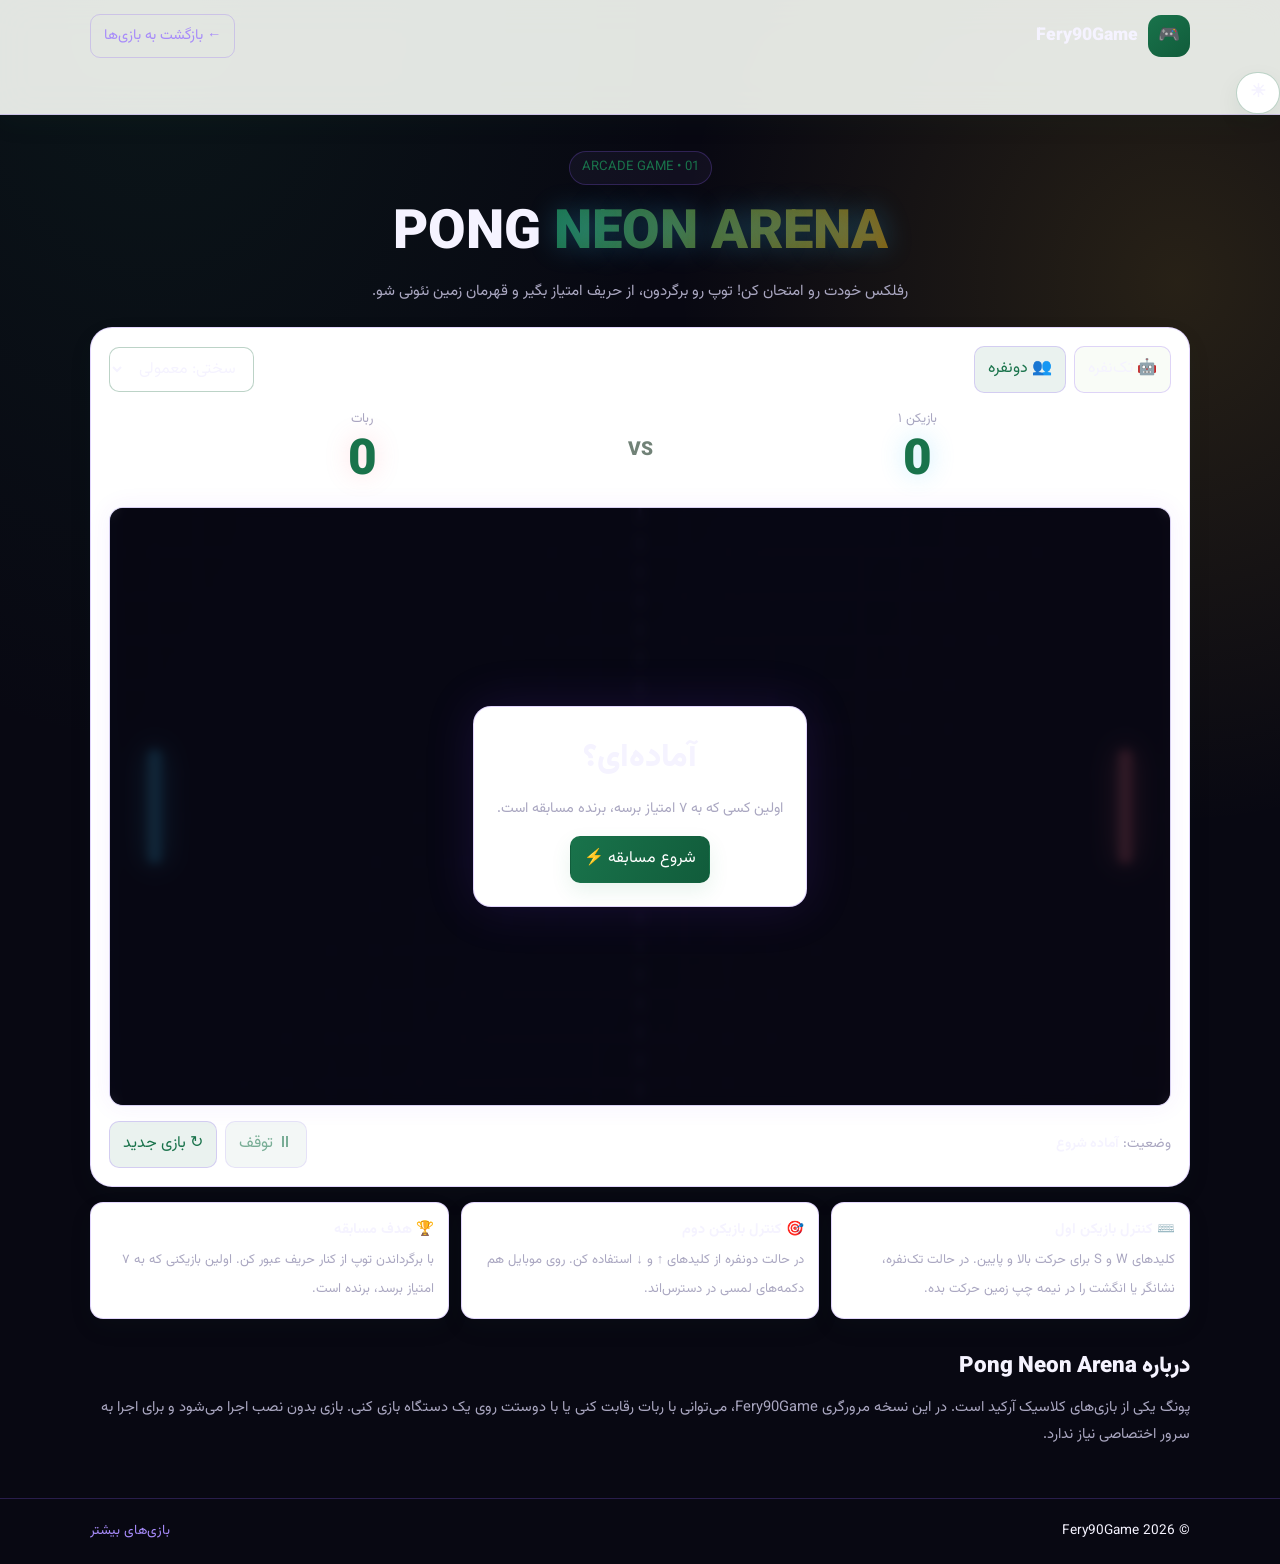
<file: pages/pong.html>
<!DOCTYPE html>
<html lang="fa" dir="rtl">
<head>
  <meta charset="UTF-8">
  <meta name="viewport" content="width=device-width, initial-scale=1, maximum-scale=1, user-scalable=no">
  <meta name="theme-color" content="#080812">
  <meta name="description" content="بازی آنلاین Pong Neon Arena در Fery90Game؛ رقابت نئونی با هوش مصنوعی یا بازی دونفره روی یک دستگاه.">
  <title>Pong Neon Arena | بازی آنلاین پونگ - Fery90Game</title>
  <link rel="stylesheet" href="../css/style.css">
  <link rel="preconnect" href="https://fonts.googleapis.com">
  <link rel="preconnect" href="https://fonts.gstatic.com" crossorigin>
  <link href="https://fonts.googleapis.com/css2?family=Vazirmatn:wght@400;500;600;700;800;900&display=swap" rel="stylesheet">

  <style>
    .pong-page {
      --bg: #080812;
      --panel: #111120;
      --border: rgba(139, 92, 246, .25);
      --purple: #a78bfa;
      --blue: #38bdf8;
      --pink: #fb7185;
      --text: #f5f3ff;
      --muted: #aaa7c1;
      min-height: 100vh;
      background:
        radial-gradient(ellipse at 15% 0%, rgba(124,58,237,.18), transparent 38%),
        radial-gradient(ellipse at 90% 30%, rgba(14,165,233,.09), transparent 32%),
        var(--bg);
      color: var(--text);
      font-family: "Vazirmatn", sans-serif;
      line-height: 1.8;
    }

    .pong-page *, .pong-page *::before, .pong-page *::after {
      box-sizing: border-box;
    }

    .pong-container {
      width: min(1100px, calc(100% - 30px));
      margin-inline: auto;
    }

    .pong-header {
      border-bottom: 1px solid var(--border);
      background: rgba(8,8,18,.9);
    }

    .pong-header-inner {
      display: flex;
      align-items: center;
      justify-content: space-between;
      gap: 14px;
      flex-wrap: wrap;
      padding-block: 14px;
    }

    .pong-brand {
      display: flex;
      align-items: center;
      gap: 10px;
      color: var(--text);
      text-decoration: none;
      font-weight: 900;
      font-size: 1.1rem;
    }

    .pong-brand-icon {
      display: grid;
      place-items: center;
      width: 42px;
      height: 42px;
      border-radius: 13px;
      background: linear-gradient(135deg,#7c3aed,#2563eb);
    }

    .pong-back {
      padding: 8px 13px;
      border: 1px solid var(--border);
      border-radius: 10px;
      color: var(--purple);
      text-decoration: none;
      font-size: .9rem;
    }

    .pong-hero {
      padding-block: 36px 22px;
      text-align: center;
    }

    .pong-eyebrow {
      display: inline-block;
      padding: 4px 12px;
      border: 1px solid var(--border);
      border-radius: 999px;
      color: var(--purple);
      background: rgba(167,139,250,.06);
      font-size: .82rem;
    }

    .pong-hero h1 {
      margin: 12px 0 5px;
      font-size: clamp(2rem, 5vw, 3.4rem);
      font-weight: 900;
      line-height: 1.4;
    }

    .pong-gradient {
      color: var(--blue);
      text-shadow: 0 0 28px rgba(56,189,248,.3);
    }

    .pong-hero p {
      margin: 0 auto;
      max-width: 650px;
      color: var(--muted);
      font-size: .95rem;
    }

    .pong-game-panel {
      padding: 18px;
      border: 1px solid var(--border);
      border-radius: 22px;
      background: linear-gradient(145deg,rgba(21,20,39,.96),rgba(11,11,24,.97));
      box-shadow: 0 20px 65px rgba(0,0,0,.28);
    }

    .pong-toolbar {
      display: flex;
      justify-content: space-between;
      align-items: center;
      flex-wrap: wrap;
      gap: 12px;
      margin-bottom: 15px;
    }

    .pong-modes {
      display: flex;
      gap: 8px;
      flex-wrap: wrap;
    }

    .pong-btn, .pong-select {
      min-height: 42px;
      padding: 8px 13px;
      border: 1px solid var(--border);
      border-radius: 10px;
      color: var(--text);
      background: #17162a;
      font: inherit;
      font-size: .88rem;
      cursor: pointer;
      transition: border-color .18s, transform .18s, background .18s;
    }

    .pong-btn:hover {
      border-color: var(--purple);
    }

    .pong-btn:active {
      transform: scale(.97);
    }

    .pong-btn.active, .pong-btn.primary {
      border-color: transparent;
      background: linear-gradient(120deg,#7c3aed,#4338ca);
    }

    .pong-select {
      max-width: 100%;
    }

    .pong-select option {
      color: #fff;
      background: #111120;
    }

    .pong-scoreboard {
      display: grid;
      grid-template-columns: 1fr auto 1fr;
      align-items: center;
      gap: 12px;
      margin-bottom: 14px;
      text-align: center;
    }

    .pong-player-label {
      color: var(--muted);
      font-size: .82rem;
    }

    .pong-score {
      font-size: clamp(2rem,6vw,3.1rem);
      font-weight: 900;
      line-height: 1.25;
      font-variant-numeric: tabular-nums;
    }

    #scoreLeft {
      color: var(--blue);
      text-shadow: 0 0 25px rgba(56,189,248,.3);
    }

    #scoreRight {
      color: var(--pink);
      text-shadow: 0 0 25px rgba(251,113,133,.25);
    }

    .pong-score-separator {
      color: #716b8e;
      font-size: 1.2rem;
      font-weight: 900;
    }

    .pong-court-wrap {
      position: relative;
      overflow: hidden;
      border: 1px solid rgba(139,92,246,.35);
      border-radius: 14px;
      background: #070711;
      box-shadow: inset 0 0 40px rgba(124,58,237,.07), 0 0 25px rgba(124,58,237,.07);
    }

    #pongCanvas {
      display: block;
      width: 100%;
      aspect-ratio: 16 / 9;
      touch-action: none;
      cursor: crosshair;
    }

    .pong-overlay {
      position: absolute;
      inset: 0;
      display: flex;
      align-items: center;
      justify-content: center;
      padding: 15px;
      background: rgba(5,5,16,.66);
      backdrop-filter: blur(5px);
      text-align: center;
    }

    .pong-overlay[hidden] {
      display: none;
    }

    .pong-overlay-card {
      max-width: 440px;
      padding: 23px;
      border: 1px solid rgba(167,139,250,.35);
      border-radius: 18px;
      background: rgba(15,14,32,.94);
      box-shadow: 0 0 50px rgba(124,58,237,.15);
    }

    .pong-overlay-card h2 {
      margin: 0 0 8px;
      font-size: clamp(1.3rem,3vw,2rem);
      font-weight: 900;
    }

    .pong-overlay-card p {
      margin: 0 0 15px;
      color: var(--muted);
      font-size: .9rem;
    }

    .pong-bottom-controls {
      display: flex;
      justify-content: space-between;
      align-items: center;
      gap: 12px;
      flex-wrap: wrap;
      margin-top: 15px;
    }

    .pong-status {
      color: var(--muted);
      font-size: .86rem;
    }

    .pong-status strong {
      color: var(--purple);
    }

    .pong-instructions {
      display: grid;
      grid-template-columns: repeat(3,minmax(0,1fr));
      gap: 12px;
      margin-top: 15px;
    }

    .pong-instruction {
      padding: 14px;
      border: 1px solid var(--border);
      border-radius: 13px;
      background: rgba(17,17,32,.7);
    }

    .pong-instruction strong {
      display: block;
      margin-bottom: 4px;
      font-size: .9rem;
    }

    .pong-instruction span {
      color: var(--muted);
      font-size: .82rem;
    }

    .pong-mobile-controls {
      display: none;
      gap: 10px;
      margin-top: 13px;
    }

    .pong-mobile-group {
      flex: 1;
      display: flex;
      align-items: center;
      justify-content: center;
      gap: 7px;
      min-width: 0;
      padding: 9px;
      border: 1px solid var(--border);
      border-radius: 12px;
      background: rgba(17,17,32,.8);
    }

    .pong-mobile-group span {
      color: var(--muted);
      font-size: .75rem;
    }

    .pong-touch-btn {
      width: 43px;
      height: 43px;
      border: 1px solid var(--border);
      border-radius: 10px;
      color: white;
      background: #201b3c;
      font-size: 1.15rem;
      touch-action: none;
      user-select: none;
    }

    .pong-about {
      padding-block: 28px 50px;
    }

    .pong-about h2 {
      margin: 0 0 8px;
      font-size: 1.4rem;
      font-weight: 900;
    }

    .pong-about p {
      margin: 0;
      color: var(--muted);
      font-size: .92rem;
    }

    .pong-footer {
      padding-block: 20px;
      border-top: 1px solid var(--border);
      color: var(--muted);
      font-size: .85rem;
    }

    .pong-footer-inner {
      display: flex;
      justify-content: space-between;
      flex-wrap: wrap;
      gap: 10px;
    }

    .pong-footer a {
      color: var(--purple);
      text-decoration: none;
    }

    @media(max-width:680px) {
      .pong-game-panel {
        padding: 10px;
        border-radius: 15px;
      }

      .pong-toolbar {
        align-items: stretch;
      }

      .pong-modes {
        display: grid;
        grid-template-columns: 1fr 1fr;
      }

      .pong-modes .pong-btn {
        padding-inline: 8px;
      }

      .pong-toolbar > .pong-select {
        width: 100%;
      }

      .pong-instructions {
        grid-template-columns: 1fr;
      }

      .pong-instruction {
        padding: 11px 13px;
      }

      .pong-mobile-controls {
        display: flex;
      }

      .pong-bottom-controls {
        align-items: stretch;
      }

      .pong-bottom-controls .pong-btn {
        flex: 1;
      }

      .pong-overlay-card {
        padding: 14px;
      }

      .pong-overlay-card p {
        font-size: .8rem;
      }
    }

    @media(prefers-reduced-motion:reduce) {
      .pong-page *, .pong-page *::before, .pong-page *::after {
        transition: none !important;
      }
    }
  </style>
  <script src="../js/theme.js" defer></script>
  <link rel="stylesheet" href="../css/theme.css">

  <meta name="robots" content="index, follow, max-image-preview:large">
  <link rel="canonical" href="https://fery90game.github.io/fery90game/pages/pong.html">
  <meta property="og:type" content="website">
  <meta property="og:site_name" content="Fery90Game">
  <meta property="og:title" content="Pong Neon Arena | بازی آنلاین پونگ - Fery90Game">
  <meta property="og:description" content="بازی آنلاین Pong Neon Arena در Fery90Game؛ رقابت نئونی با هوش مصنوعی یا بازی دونفره روی یک دستگاه.">
  <meta property="og:url" content="https://fery90game.github.io/fery90game/pages/pong.html">
  <meta property="og:locale" content="fa_IR">
  <meta name="twitter:card" content="summary">
  <meta name="twitter:title" content="Pong Neon Arena | بازی آنلاین پونگ - Fery90Game">
  <meta name="twitter:description" content="بازی آنلاین Pong Neon Arena در Fery90Game؛ رقابت نئونی با هوش مصنوعی یا بازی دونفره روی یک دستگاه.">
  <script type="application/ld+json">
{
  "@context": "https://schema.org",
  "@type": "WebPage",
  "name": "Pong Neon Arena | بازی آنلاین پونگ - Fery90Game",
  "description": "بازی آنلاین Pong Neon Arena در Fery90Game؛ رقابت نئونی با هوش مصنوعی یا بازی دونفره روی یک دستگاه.",
  "url": "https://fery90game.github.io/fery90game/pages/pong.html",
  "inLanguage": "fa-IR",
  "isPartOf": {
    "@type": "WebSite",
    "name": "Fery90Game",
    "url": "https://fery90game.github.io/fery90game/"
  }
}
</script>

</head>

<body class="pong-page">
  <header class="pong-header">
    <div class="pong-container pong-header-inner">
      <a class="pong-brand" href="../index.html">
        <span class="pong-brand-icon" aria-hidden="true">🎮</span>
        <span>Fery90Game</span>
      </a>
      <a class="pong-back" href="gaming.html">← بازگشت به بازی‌ها</a>
    </div>
  </header>

  <main class="pong-container">
    <section class="pong-hero">
      <span class="pong-eyebrow">ARCADE GAME • 01</span>
      <h1>PONG <span class="pong-gradient">NEON ARENA</span></h1>
      <p>
        رفلکس خودت رو امتحان کن! توپ رو برگردون، از حریف امتیاز بگیر
        و قهرمان زمین نئونی شو.
      </p>
    </section>

    <section class="pong-game-panel" aria-label="بازی پونگ">
      <div class="pong-toolbar">
        <div class="pong-modes" aria-label="انتخاب حالت بازی">
          <button class="pong-btn active" id="singleMode" type="button">🤖 تک‌نفره</button>
          <button class="pong-btn" id="twoMode" type="button">👥 دونفره</button>
        </div>

        <select class="pong-select" id="difficulty" aria-label="سختی هوش مصنوعی">
          <option value="easy">سختی: آسان</option>
          <option value="normal" selected>سختی: معمولی</option>
          <option value="hard">سختی: سخت</option>
        </select>
      </div>

      <div class="pong-scoreboard" aria-live="polite">
        <div>
          <div class="pong-player-label" id="leftLabel">بازیکن ۱</div>
          <div class="pong-score" id="scoreLeft">0</div>
        </div>
        <div class="pong-score-separator">VS</div>
        <div>
          <div class="pong-player-label" id="rightLabel">ربات</div>
          <div class="pong-score" id="scoreRight">0</div>
        </div>
      </div>

      <div class="pong-court-wrap">
        <canvas id="pongCanvas" width="960" height="540"
                aria-label="زمین بازی پونگ. برای کنترل در حالت تک‌نفره، انگشت یا نشانگر را در نیمه چپ زمین حرکت بده.">
        </canvas>

        <div class="pong-overlay" id="gameOverlay">
          <div class="pong-overlay-card">
            <h2 id="overlayTitle">آماده‌ای؟</h2>
            <p id="overlayText">اولین کسی که به ۷ امتیاز برسه، برنده مسابقه است.</p>
            <button class="pong-btn primary" id="startButton" type="button">شروع مسابقه ⚡</button>
          </div>
        </div>
      </div>

      <div class="pong-mobile-controls" id="mobileControls" hidden>
        <div class="pong-mobile-group">
          <span>بازیکن ۱</span>
          <button class="pong-touch-btn" data-control="w" aria-label="بازیکن یک بالا">▲</button>
          <button class="pong-touch-btn" data-control="s" aria-label="بازیکن یک پایین">▼</button>
        </div>
        <div class="pong-mobile-group">
          <span>بازیکن ۲</span>
          <button class="pong-touch-btn" data-control="up" aria-label="بازیکن دو بالا">▲</button>
          <button class="pong-touch-btn" data-control="down" aria-label="بازیکن دو پایین">▼</button>
        </div>
      </div>

      <div class="pong-bottom-controls">
        <span class="pong-status" id="gameStatus">وضعیت: <strong>آماده شروع</strong></span>
        <div style="display:flex;gap:8px;flex-wrap:wrap">
          <button class="pong-btn" id="pauseButton" type="button" disabled>⏸ توقف</button>
          <button class="pong-btn" id="restartButton" type="button">↻ بازی جدید</button>
        </div>
      </div>
    </section>

    <section class="pong-instructions" aria-label="راهنمای بازی">
      <div class="pong-instruction">
        <strong>⌨️ کنترل بازیکن اول</strong>
        <span>کلیدهای W و S برای حرکت بالا و پایین. در حالت تک‌نفره، نشانگر یا انگشت را در نیمه چپ زمین حرکت بده.</span>
      </div>
      <div class="pong-instruction">
        <strong>🎯 کنترل بازیکن دوم</strong>
        <span>در حالت دونفره از کلیدهای ↑ و ↓ استفاده کن. روی موبایل هم دکمه‌های لمسی در دسترس‌اند.</span>
      </div>
      <div class="pong-instruction">
        <strong>🏆 هدف مسابقه</strong>
        <span>با برگرداندن توپ از کنار حریف عبور کن. اولین بازیکنی که به ۷ امتیاز برسد، برنده است.</span>
      </div>
    </section>

    <section class="pong-about">
      <h2>درباره Pong Neon Arena</h2>
      <p>
        پونگ یکی از بازی‌های کلاسیک آرکید است. در این نسخه مرورگری Fery90Game،
        می‌توانی با ربات رقابت کنی یا با دوستت روی یک دستگاه بازی کنی.
        بازی بدون نصب اجرا می‌شود و برای اجرا به سرور اختصاصی نیاز ندارد.
      </p>
    </section>
  </main>

  <footer class="pong-footer">
    <div class="pong-container pong-footer-inner">
      <span>© <span id="pongYear"></span> Fery90Game</span>
      <a href="gaming.html">بازی‌های بیشتر</a>
    </div>
  </footer>

  <script>
    (() => {
      "use strict";

      const canvas = document.getElementById("pongCanvas");
      const ctx = canvas.getContext("2d");

      const overlay = document.getElementById("gameOverlay");
      const overlayTitle = document.getElementById("overlayTitle");
      const overlayText = document.getElementById("overlayText");
      const startButton = document.getElementById("startButton");
      const pauseButton = document.getElementById("pauseButton");
      const restartButton = document.getElementById("restartButton");
      const singleModeButton = document.getElementById("singleMode");
      const twoModeButton = document.getElementById("twoMode");
      const difficultySelect = document.getElementById("difficulty");
      const leftLabel = document.getElementById("leftLabel");
      const rightLabel = document.getElementById("rightLabel");
      const scoreLeft = document.getElementById("scoreLeft");
      const scoreRight = document.getElementById("scoreRight");
      const gameStatus = document.getElementById("gameStatus");
      const mobileControls = document.getElementById("mobileControls");

      const W = canvas.width;
      const H = canvas.height;
      const WIN_SCORE = 7;
      const PADDLE_H = 104;
      const PADDLE_W = 13;
      const BALL_R = 9;

      let mode = "single";
      let phase = "ready";
      let leftScore = 0;
      let rightScore = 0;
      let lastTime = 0;
      let animationId = 0;
      let serveTimer = 0;
      let particles = [];
      let trail = [];
      let keys = Object.create(null);
      let touchHeld = Object.create(null);
      let pointerInside = false;
      let pointerY = H / 2;

      const left = { x: 34, y: H / 2 - PADDLE_H / 2, w: PADDLE_W, h: PADDLE_H };
      const right = { x: W - 34 - PADDLE_W, y: H / 2 - PADDLE_H / 2, w: PADDLE_W, h: PADDLE_H };
      const ball = { x: W / 2, y: H / 2, vx: 0, vy: 0, r: BALL_R, speed: 390 };

      const clamp = (value, min, max) => Math.max(min, Math.min(max, value));
      const random = (min, max) => min + Math.random() * (max - min);

      function updateScore() {
        scoreLeft.textContent = leftScore;
        scoreRight.textContent = rightScore;
      }

      function setStatus(message) {
        gameStatus.innerHTML = "وضعیت: <strong></strong>";
        gameStatus.querySelector("strong").textContent = message;
      }

      function resetBall(direction = Math.random() < 0.5 ? -1 : 1) {
        ball.x = W / 2;
        ball.y = H / 2;
        ball.speed = 390;
        const angle = random(-0.55, 0.55);
        ball.vx = Math.cos(angle) * ball.speed * direction;
        ball.vy = Math.sin(angle) * ball.speed;
        trail = [];
      }

      function resetMatch() {
        cancelAnimationFrame(animationId);
        animationId = 0;
        lastTime = 0;
        leftScore = 0;
        rightScore = 0;
        particles = [];
        trail = [];
        keys = Object.create(null);
        touchHeld = Object.create(null);
        left.y = H / 2 - left.h / 2;
        right.y = H / 2 - right.h / 2;
        resetBall(Math.random() < 0.5 ? -1 : 1);
        phase = "ready";
        serveTimer = 0;
        updateScore();
        overlay.hidden = false;
        overlayTitle.textContent = "آماده‌ای؟";
        overlayText.textContent = "اولین کسی که به ۷ امتیاز برسه، برنده مسابقه است.";
        startButton.textContent = "شروع مسابقه ⚡";
        pauseButton.disabled = true;
        pauseButton.textContent = "⏸ توقف";
        setStatus("آماده شروع");
        draw();
      }

      function startMatch() {
        if (phase === "playing") return;

        if (phase === "finished") {
          resetMatch();
        }

        overlay.hidden = true;
        phase = "playing";
        pauseButton.disabled = false;
        pauseButton.textContent = "⏸ توقف";
        setStatus("در حال بازی");

        if (!ball.vx && !ball.vy) resetBall();
        lastTime = 0;
        cancelAnimationFrame(animationId);
        animationId = requestAnimationFrame(loop);
      }

      function togglePause() {
        if (phase === "playing") {
          phase = "paused";
          cancelAnimationFrame(animationId);
          animationId = 0;
          overlay.hidden = false;
          overlayTitle.textContent = "بازی متوقف شد";
          overlayText.textContent = "هر وقت آماده بودی، ادامه مسابقه رو بزن.";
          startButton.textContent = "▶ ادامه بازی";
          pauseButton.textContent = "▶ ادامه";
          setStatus("متوقف");
          draw();
        } else if (phase === "paused") {
          startMatch();
        }
      }

      function setMode(nextMode) {
        mode = nextMode;
        singleModeButton.classList.toggle("active", mode === "single");
        twoModeButton.classList.toggle("active", mode === "two");
        rightLabel.textContent = mode === "single" ? "ربات" : "بازیکن ۲";
        difficultySelect.disabled = mode === "two";
        mobileControls.hidden = mode !== "two";
        resetMatch();
      }

      function spawnParticles(x, y, color, amount = 14) {
        for (let i = 0; i < amount; i++) {
          const angle = Math.random() * Math.PI * 2;
          const speed = random(45, 230);
          particles.push({
            x, y,
            vx: Math.cos(angle) * speed,
            vy: Math.sin(angle) * speed,
            life: random(.25, .7),
            maxLife: .7,
            size: random(2, 5),
            color
          });
        }
      }

      function updateParticles(dt) {
        for (let i = particles.length - 1; i >= 0; i--) {
          const p = particles[i];
          p.x += p.vx * dt;
          p.y += p.vy * dt;
          p.life -= dt;
          p.vx *= Math.pow(.2, dt);
          p.vy *= Math.pow(.2, dt);
          if (p.life <= 0) particles.splice(i, 1);
        }
      }

      function drawParticles() {
        for (const p of particles) {
          ctx.globalAlpha = clamp(p.life / p.maxLife, 0, 1);
          ctx.fillStyle = p.color;
          ctx.shadowBlur = 12;
          ctx.shadowColor = p.color;
          ctx.fillRect(p.x, p.y, p.size, p.size);
        }
        ctx.globalAlpha = 1;
        ctx.shadowBlur = 0;
      }

      function drawCourt() {
        const bg = ctx.createLinearGradient(0, 0, W, H);
        bg.addColorStop(0, "#080817");
        bg.addColorStop(.5, "#0c0c20");
        bg.addColorStop(1, "#100918");
        ctx.fillStyle = bg;
        ctx.fillRect(0, 0, W, H);

        ctx.save();
        ctx.strokeStyle = "rgba(139,92,246,.055)";
        ctx.lineWidth = 1;
        for (let x = 0; x < W; x += 40) {
          ctx.beginPath();
          ctx.moveTo(x, 0);
          ctx.lineTo(x, H);
          ctx.stroke();
        }
        for (let y = 0; y < H; y += 40) {
          ctx.beginPath();
          ctx.moveTo(0, y);
          ctx.lineTo(W, y);
          ctx.stroke();
        }
        ctx.restore();

        ctx.save();
        ctx.setLineDash([12, 14]);
        ctx.strokeStyle = "rgba(167,139,250,.35)";
        ctx.lineWidth = 3;
        ctx.beginPath();
        ctx.moveTo(W / 2, 0);
        ctx.lineTo(W / 2, H);
        ctx.stroke();
        ctx.setLineDash([]);

        ctx.beginPath();
        ctx.arc(W / 2, H / 2, 72, 0, Math.PI * 2);
        ctx.strokeStyle = "rgba(167,139,250,.17)";
        ctx.lineWidth = 2;
        ctx.stroke();

        ctx.fillStyle = "rgba(167,139,250,.3)";
        ctx.beginPath();
        ctx.arc(W / 2, H / 2, 4, 0, Math.PI * 2);
        ctx.fill();
        ctx.restore();

        ctx.fillStyle = "rgba(56,189,248,.05)";
        ctx.fillRect(0, 0, 7, H);
        ctx.fillStyle = "rgba(251,113,133,.05)";
        ctx.fillRect(W - 7, 0, 7, H);
      }

      function drawPaddle(paddle, color) {
        ctx.save();
        ctx.shadowBlur = 24;
        ctx.shadowColor = color;
        ctx.fillStyle = color;
        ctx.beginPath();
        ctx.roundRect(paddle.x, paddle.y, paddle.w, paddle.h, 7);
        ctx.fill();

        ctx.shadowBlur = 0;
        ctx.fillStyle = "rgba(255,255,255,.3)";
        ctx.beginPath();
        ctx.roundRect(paddle.x + 3, paddle.y + 8, 2, paddle.h - 16, 2);
        ctx.fill();
        ctx.restore();
      }

      function drawBall() {
        for (let i = 0; i < trail.length; i++) {
          const t = trail[i];
          const alpha = (i + 1) / trail.length * .28;
          ctx.globalAlpha = alpha;
          ctx.fillStyle = "#e9d5ff";
          ctx.beginPath();
          ctx.arc(t.x, t.y, ball.r * ((i + 1) / trail.length), 0, Math.PI * 2);
          ctx.fill();
        }
        ctx.globalAlpha = 1;

        const glow = ctx.createRadialGradient(ball.x, ball.y, 0, ball.x, ball.y, 28);
        glow.addColorStop(0, "rgba(255,255,255,.95)");
        glow.addColorStop(.3, "rgba(167,139,250,.65)");
        glow.addColorStop(1, "rgba(124,58,237,0)");
        ctx.fillStyle = glow;
        ctx.beginPath();
        ctx.arc(ball.x, ball.y, 28, 0, Math.PI * 2);
        ctx.fill();

        ctx.save();
        ctx.shadowBlur = 22;
        ctx.shadowColor = "#c4b5fd";
        ctx.fillStyle = "#ffffff";
        ctx.beginPath();
        ctx.arc(ball.x, ball.y, ball.r, 0, Math.PI * 2);
        ctx.fill();
        ctx.restore();
      }

      function draw() {
        drawCourt();
        drawPaddle(left, "#38bdf8");
        drawPaddle(right, "#fb7185");
        drawBall();
        drawParticles();
      }

      function movePaddles(dt) {
        const speed = 500;
        if (keys["w"] || keys["W"] || touchHeld.w) left.y -= speed * dt;
        if (keys["s"] || keys["S"] || touchHeld.s) left.y += speed * dt;

        if (mode === "two") {
          if (keys["ArrowUp"] || touchHeld.up) right.y -= speed * dt;
          if (keys["ArrowDown"] || touchHeld.down) right.y += speed * dt;
        } else {
          const difficulty = difficultySelect.value;
          const factor = difficulty === "easy" ? .75 : difficulty === "hard" ? 1.12 : .92;
          const reaction = difficulty === "easy" ? 125 : difficulty === "hard" ? 30 : 65;
          const target = ball.y + Math.sin(ball.x / 90) * reaction;
          const center = right.y + right.h / 2;
          const delta = target - center;
          right.y += clamp(delta, -speed * factor * dt, speed * factor * dt);
        }

        left.y = clamp(left.y, 0, H - left.h);
        right.y = clamp(right.y, 0, H - right.h);
      }

      function scorePoint(leftWonPoint) {
        if (leftWonPoint) {
          leftScore++;
          spawnParticles(W - 20, ball.y, "#38bdf8", 20);
          resetBall(1);
        } else {
          rightScore++;
          spawnParticles(20, ball.y, "#fb7185", 20);
          resetBall(-1);
        }

        updateScore();

        if (leftScore >= WIN_SCORE || rightScore >= WIN_SCORE) {
          phase = "finished";
          cancelAnimationFrame(animationId);
          animationId = 0;
          overlay.hidden = false;

          const leftWon = leftScore > rightScore;
          overlayTitle.textContent = leftWon
            ? (mode === "single" ? "🏆 ربات رو شکست دادی!" : "🏆 بازیکن اول برنده شد!")
            : (mode === "single" ? "🤖 این بار ربات برنده شد!" : "🏆 بازیکن دوم برنده شد!");

          overlayText.textContent = `نتیجه نهایی: ${leftScore} - ${rightScore}. برای یک مسابقه جدید دوباره شروع کن.`;
          startButton.textContent = "مسابقه دوباره 🔄";
          pauseButton.disabled = true;
          setStatus("پایان مسابقه");
        } else {
          serveTimer = .7;
          setStatus("امتیاز ثبت شد");
        }
      }

      function updateBall(dt) {
        if (serveTimer > 0) {
          serveTimer -= dt;
          return;
        }

        ball.x += ball.vx * dt;
        ball.y += ball.vy * dt;

        trail.push({ x: ball.x, y: ball.y });
        if (trail.length > 10) trail.shift();

        if (ball.y - ball.r < 0) {
          ball.y = ball.r;
          ball.vy = Math.abs(ball.vy);
          spawnParticles(ball.x, ball.y, "#c4b5fd", 5);
        } else if (ball.y + ball.r > H) {
          ball.y = H - ball.r;
          ball.vy = -Math.abs(ball.vy);
          spawnParticles(ball.x, ball.y, "#c4b5fd", 5);
        }

        const hitLeft =
          ball.vx < 0 &&
          ball.x - ball.r <= left.x + left.w &&
          ball.x + ball.r >= left.x &&
          ball.y + ball.r >= left.y &&
          ball.y - ball.r <= left.y + left.h;

        const hitRight =
          ball.vx > 0 &&
          ball.x + ball.r >= right.x &&
          ball.x - ball.r <= right.x + right.w &&
          ball.y + ball.r >= right.y &&
          ball.y - ball.r <= right.y + right.h;

        if (hitLeft) {
          ball.x = left.x + left.w + ball.r;
          bounce(left);
          spawnParticles(ball.x, ball.y, "#38bdf8", 12);
        } else if (hitRight) {
          ball.x = right.x - ball.r;
          bounce(right);
          spawnParticles(ball.x, ball.y, "#fb7185", 12);
        }

        if (ball.x + ball.r < 0) {
          scorePoint(false);
        } else if (ball.x - ball.r > W) {
          scorePoint(true);
        }
      }

      function bounce(paddle) {
        const relative = (ball.y - (paddle.y + paddle.h / 2)) / (paddle.h / 2);
        const angle = clamp(relative, -1, 1) * 1.05;
        const direction = paddle === left ? 1 : -1;
        ball.speed = Math.min(ball.speed + 22, 720);
        ball.vx = Math.cos(angle) * ball.speed * direction;
        ball.vy = Math.sin(angle) * ball.speed;
      }

      function loop(timestamp) {
        if (phase !== "playing") return;

        const dt = lastTime ? Math.min((timestamp - lastTime) / 1000, .025) : .016;
        lastTime = timestamp;

        movePaddles(dt);
        updateBall(dt);
        updateParticles(dt);
        draw();

        if (phase === "playing") {
          animationId = requestAnimationFrame(loop);
        }
      }

      function getCanvasPoint(event) {
        const rect = canvas.getBoundingClientRect();
        return {
          x: (event.clientX - rect.left) / rect.width * W,
          y: (event.clientY - rect.top) / rect.height * H
        };
      }

      canvas.addEventListener("pointermove", event => {
        const point = getCanvasPoint(event);
        pointerInside = true;
        pointerY = point.y;

        if (mode === "single" && phase === "playing" && point.x < W * .58) {
          left.y = clamp(pointerY - left.h / 2, 0, H - left.h);
        }
      });

      canvas.addEventListener("pointerleave", () => {
        pointerInside = false;
      });

      window.addEventListener("keydown", event => {
        if (["ArrowUp", "ArrowDown", " "].includes(event.key)) {
          event.preventDefault();
        }

        keys[event.key] = true;

        if (event.key === " " && !event.repeat) {
          if (phase === "ready" || phase === "paused") startMatch();
          else if (phase === "playing") togglePause();
        }

        if (event.key === "Escape" && phase === "playing") {
          togglePause();
        }
      });

      window.addEventListener("keyup", event => {
        keys[event.key] = false;
      });

      window.addEventListener("blur", () => {
        keys = Object.create(null);
        touchHeld = Object.create(null);
        if (phase === "playing") togglePause();
      });

      document.querySelectorAll(".pong-touch-btn").forEach(button => {
        const control = button.dataset.control;

        button.addEventListener("pointerdown", event => {
          event.preventDefault();
          touchHeld[control] = true;
          button.setPointerCapture?.(event.pointerId);
        });

        const release = event => {
          event.preventDefault();
          touchHeld[control] = false;
        };

        button.addEventListener("pointerup", release);
        button.addEventListener("pointercancel", release);
        button.addEventListener("lostpointercapture", () => {
          touchHeld[control] = false;
        });
      });

      startButton.addEventListener("click", startMatch);
      pauseButton.addEventListener("click", togglePause);
      restartButton.addEventListener("click", resetMatch);
      singleModeButton.addEventListener("click", () => setMode("single"));
      twoModeButton.addEventListener("click", () => setMode("two"));
      difficultySelect.addEventListener("change", () => {
        if (mode === "single") setStatus("سختی تغییر کرد");
      });

      document.getElementById("pongYear").textContent = new Date().getFullYear();

      resetMatch();
    })();
  </script>
</body>
</html>
</file>
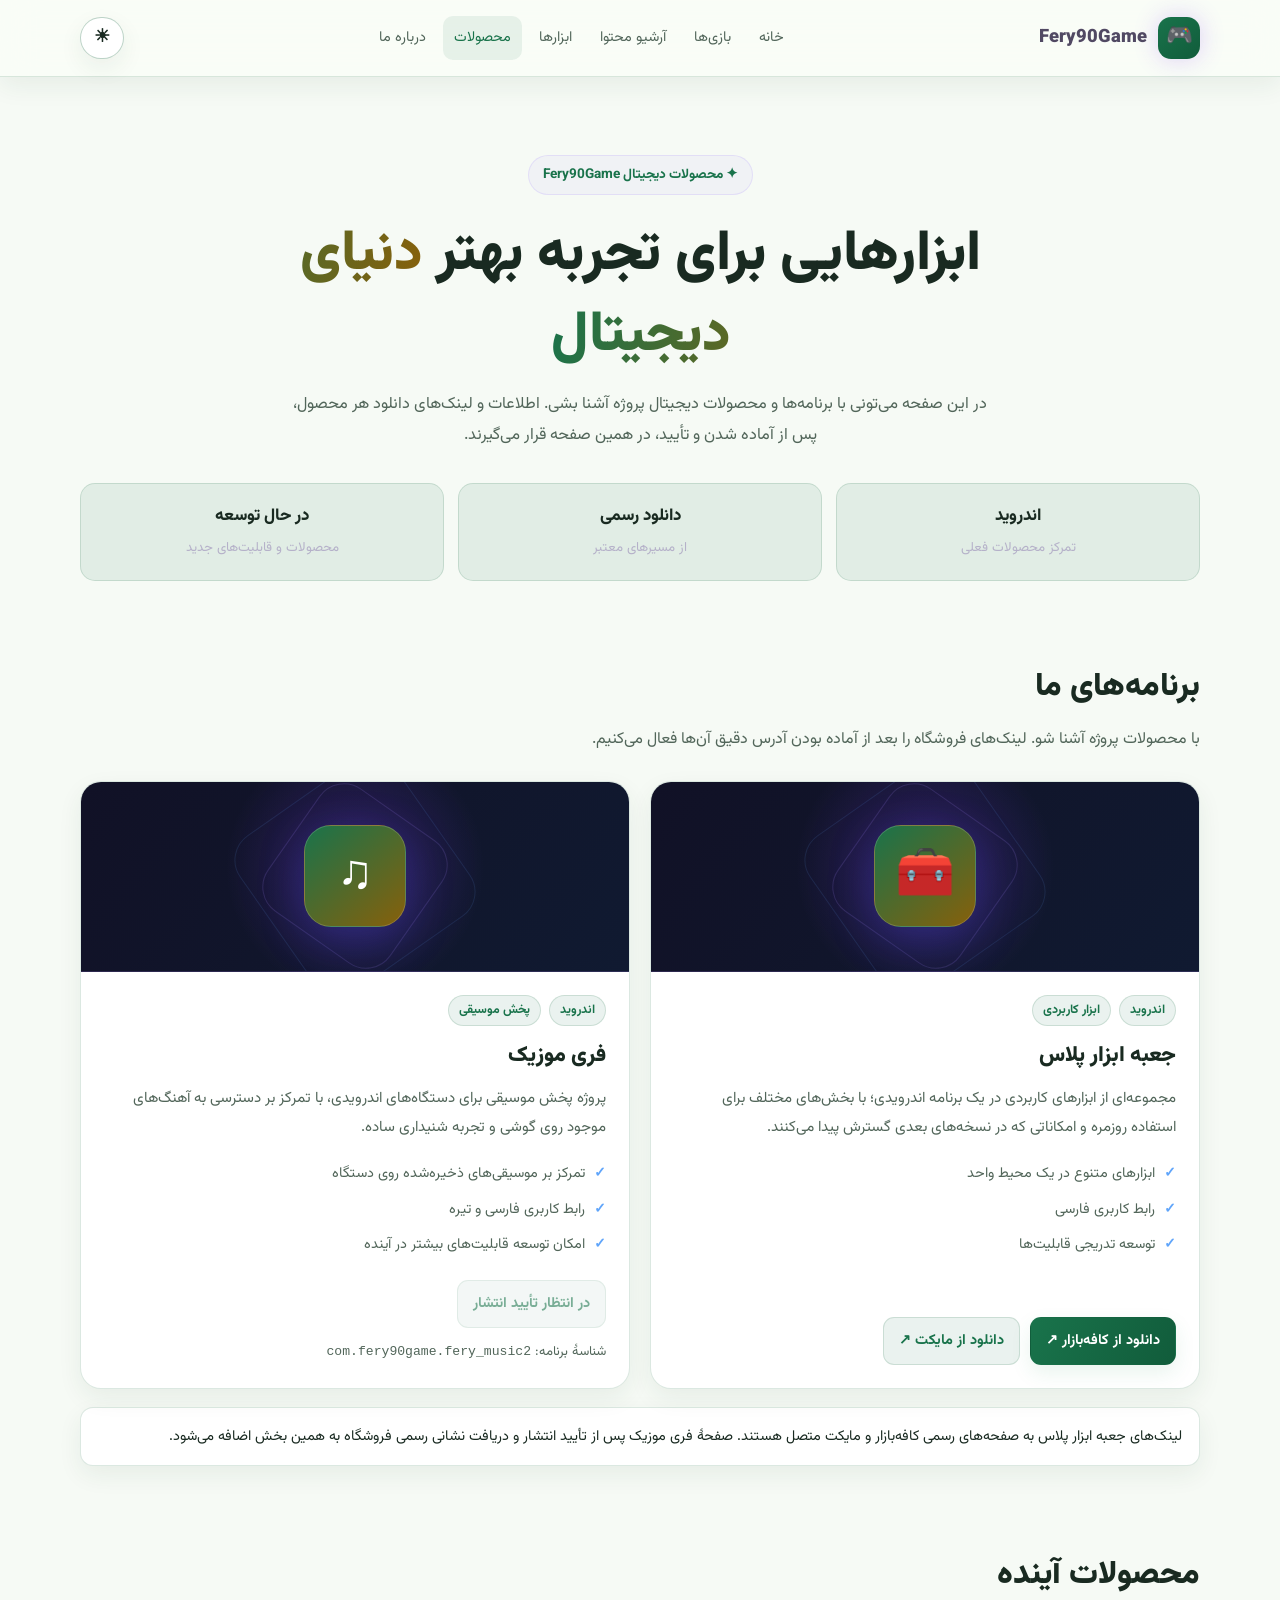
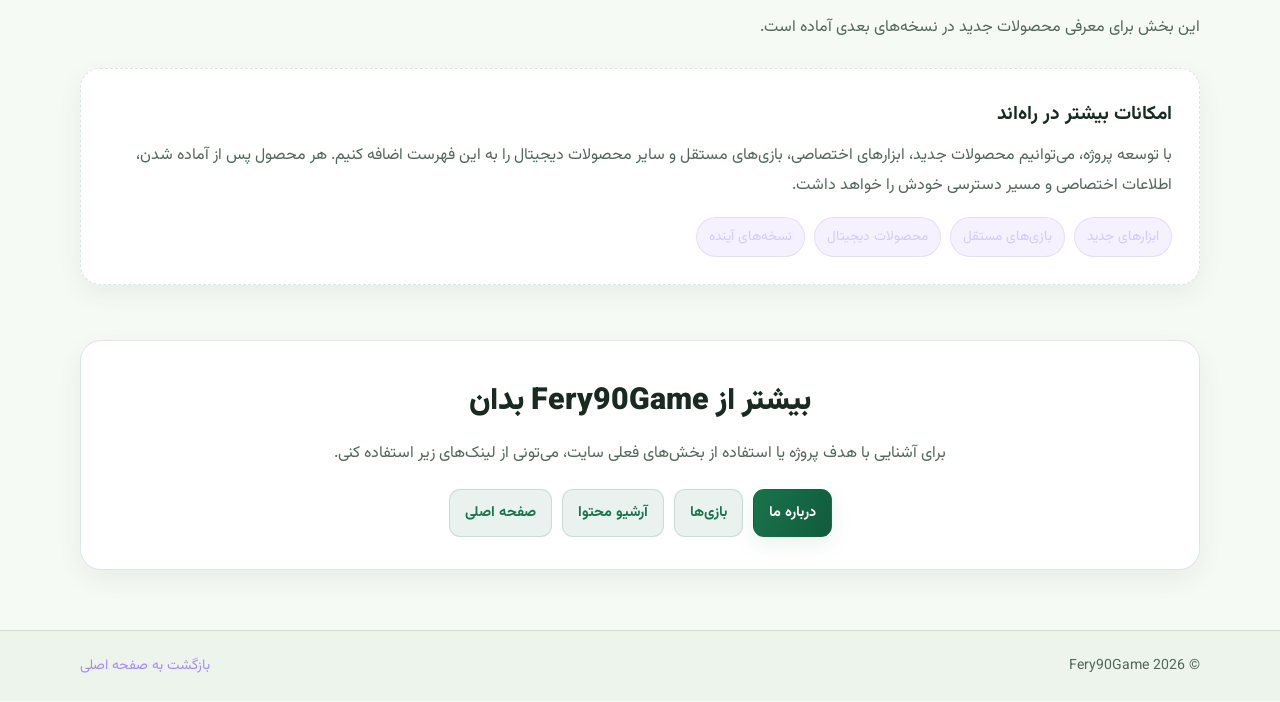
<file: pages/products.html>
<!DOCTYPE html>
<html lang="fa" dir="rtl">
<head>
  <meta charset="UTF-8">
  <meta name="viewport" content="width=device-width, initial-scale=1.0">

  <title>محصولات و برنامه‌ها | Fery90Game</title>
  <meta name="description" content="برنامه‌ها و محصولات دیجیتال Fery90Game را بشناسید؛ آشنایی با Toolbox Plus، Fery Music و محصولات آینده، همراه با مسیرهای دانلود رسمی.">
  <meta name="theme-color" content="#0b0b14">
  <link rel="stylesheet" href="../css/style.css">
  <link rel="preconnect" href="https://fonts.googleapis.com">
  <link rel="preconnect" href="https://fonts.gstatic.com" crossorigin>
  <link href="https://fonts.googleapis.com/css2?family=Vazirmatn:wght@400;500;600;700;800;900&display=swap" rel="stylesheet">

  <style>
    .products-page {
      --p-bg: #0b0b14;
      --p-panel: #12121f;
      --p-border: rgba(167,139,250,.19);
      --p-purple: #a78bfa;
      --p-blue: #60a5fa;
      --p-text: #f4f2ff;
      --p-muted: #b5b1c9;
      min-height: 100vh;
      background:
        radial-gradient(ellipse at 90% 0%, rgba(124,58,237,.15), transparent 38%),
        radial-gradient(ellipse at 0% 45%, rgba(37,99,235,.08), transparent 35%),
        var(--p-bg);
      color: var(--p-text);
      font-family: "Vazirmatn", sans-serif;
      line-height: 1.9;
    }

    .products-page *,
    .products-page *::before,
    .products-page *::after {
      box-sizing: border-box;
    }

    .products-container {
      width: min(1120px, calc(100% - 36px));
      margin-inline: auto;
    }

    .products-header {
      border-bottom: 1px solid var(--p-border);
      background: rgba(11,11,20,.9);
    }

    .products-header-inner {
      min-height: 76px;
      padding-block: 12px;
      display: flex;
      align-items: center;
      justify-content: space-between;
      gap: 20px;
      flex-wrap: wrap;
    }

    .products-brand {
      display: inline-flex;
      align-items: center;
      gap: 11px;
      color: var(--p-text);
      text-decoration: none;
      font-size: 1.15rem;
      font-weight: 900;
    }

    .products-brand-icon {
      width: 42px;
      height: 42px;
      display: grid;
      place-items: center;
      border-radius: 13px;
      background: linear-gradient(135deg,#7c3aed,#2563eb);
      font-size: 1.35rem;
      box-shadow: 0 0 25px rgba(124,58,237,.24);
    }

    .products-nav {
      display: flex;
      align-items: center;
      justify-content: center;
      gap: 6px;
      flex-wrap: wrap;
    }

    .products-nav a {
      padding: 8px 11px;
      border-radius: 10px;
      color: var(--p-muted);
      text-decoration: none;
      font-size: .9rem;
      transition: .2s;
    }

    .products-nav a:hover,
    .products-nav a[aria-current="page"] {
      color: var(--p-purple);
      background: rgba(167,139,250,.1);
    }

    .products-hero {
      padding-block: 78px 52px;
      text-align: center;
    }

    .products-eyebrow {
      display: inline-flex;
      padding: 6px 14px;
      border: 1px solid var(--p-border);
      border-radius: 999px;
      background: rgba(167,139,250,.07);
      color: var(--p-purple);
      font-size: .85rem;
      font-weight: 700;
    }

    .products-hero h1 {
      max-width: 850px;
      margin: 20px auto 12px;
      font-size: clamp(2rem,5vw,3.5rem);
      font-weight: 900;
      line-height: 1.45;
    }

    .products-gradient {
      background: linear-gradient(90deg,#c4b5fd,#60a5fa);
      color: transparent;
      background-clip: text;
      -webkit-background-clip: text;
    }

    .products-hero p {
      max-width: 700px;
      margin: 0 auto;
      color: var(--p-muted);
      font-size: 1.02rem;
    }

    .products-stats {
      display: grid;
      grid-template-columns: repeat(3,minmax(0,1fr));
      gap: 14px;
      margin-top: 32px;
    }

    .products-stat {
      padding: 17px 12px;
      border: 1px solid var(--p-border);
      border-radius: 15px;
      background: rgba(18,18,31,.78);
    }

    .products-stat strong {
      display: block;
      font-size: 1.05rem;
      font-weight: 800;
    }

    .products-stat span {
      color: var(--p-muted);
      font-size: .83rem;
    }

    .products-section {
      padding-block: 24px 55px;
    }

    .products-section-heading {
      margin-bottom: 25px;
    }

    .products-section-heading h2 {
      margin: 0 0 7px;
      font-size: clamp(1.45rem,3vw,2rem);
      font-weight: 900;
    }

    .products-section-heading p {
      margin: 0;
      color: var(--p-muted);
    }

    .products-grid {
      display: grid;
      grid-template-columns: repeat(2,minmax(0,1fr));
      gap: 20px;
    }

    .product-card {
      display: flex;
      flex-direction: column;
      min-width: 0;
      overflow: hidden;
      border: 1px solid var(--p-border);
      border-radius: 21px;
      background: linear-gradient(145deg,rgba(25,24,43,.96),rgba(16,16,29,.97));
      transition: transform .22s,border-color .22s;
    }

    .product-card:hover {
      transform: translateY(-4px);
      border-color: rgba(167,139,250,.5);
    }

    .product-visual {
      position: relative;
      min-height: 190px;
      display: grid;
      place-items: center;
      overflow: hidden;
      border-bottom: 1px solid var(--p-border);
      background:
        radial-gradient(circle at 50% 45%,rgba(124,58,237,.3),transparent 44%),
        linear-gradient(130deg,#111126,#101a31);
    }

    .product-visual::before,
    .product-visual::after {
      content: "";
      position: absolute;
      width: 150px;
      height: 150px;
      border: 1px solid rgba(167,139,250,.16);
      border-radius: 30px;
      transform: rotate(35deg);
    }

    .product-visual::after {
      width: 190px;
      height: 190px;
      border-color: rgba(96,165,250,.12);
      transform: rotate(55deg);
    }

    .product-app-icon {
      position: relative;
      z-index: 1;
      width: 102px;
      height: 102px;
      display: grid;
      place-items: center;
      border: 1px solid rgba(255,255,255,.17);
      border-radius: 27px;
      background: linear-gradient(140deg,#7c3aed,#2563eb);
      box-shadow: 0 12px 45px rgba(79,70,229,.32);
      font-size: 3rem;
    }

    .product-app-icon.music {
      background: linear-gradient(140deg,#db2777,#7c3aed,#2563eb);
    }

    .product-content {
      display: flex;
      flex: 1;
      flex-direction: column;
      align-items: flex-start;
      padding: 23px;
    }

    .product-badges {
      display: flex;
      gap: 8px;
      flex-wrap: wrap;
      margin-bottom: 10px;
    }

    .product-badge {
      padding: 3px 10px;
      border: 1px solid var(--p-border);
      border-radius: 999px;
      color: var(--p-purple);
      font-size: .77rem;
      font-weight: 700;
    }

    .product-badge.neutral {
      color: var(--p-muted);
    }

    .product-content h3 {
      margin: 0 0 8px;
      font-size: 1.35rem;
      font-weight: 900;
    }

    .product-description {
      margin: 0 0 18px;
      color: var(--p-muted);
      font-size: .94rem;
    }

    .product-features {
      width: 100%;
      display: grid;
      gap: 8px;
      padding: 0;
      margin: 0 0 22px;
      list-style: none;
    }

    .product-features li {
      color: #d8d5e7;
      font-size: .9rem;
    }

    .product-features li::before {
      content: "✓";
      margin-left: 9px;
      color: var(--p-blue);
      font-weight: 900;
    }

    .product-actions {
      width: 100%;
      display: flex;
      gap: 10px;
      flex-wrap: wrap;
      margin-top: auto;
    }

    .product-button {
      min-height: 44px;
      display: inline-flex;
      align-items: center;
      justify-content: center;
      gap: 7px;
      padding: 9px 15px;
      border: 1px solid var(--p-border);
      border-radius: 11px;
      color: var(--p-text);
      text-align: center;
      text-decoration: none;
      font-size: .9rem;
      font-weight: 700;
      transition: .2s;
    }

    .product-button:hover {
      border-color: var(--p-purple);
    }

    .product-button.primary {
      border-color: transparent;
      background: linear-gradient(120deg,#7c3aed,#4338ca);
    }

    .product-button.disabled {
      color: #89849d;
      background: rgba(255,255,255,.025);
      cursor: default;
    }

    .products-note {
      margin-top: 18px;
      padding: 15px 17px;
      border: 1px solid var(--p-border);
      border-radius: 13px;
      background: rgba(167,139,250,.045);
      color: var(--p-muted);
      font-size: .9rem;
    }

    .products-future {
      padding: 27px;
      border: 1px dashed rgba(167,139,250,.35);
      border-radius: 20px;
      background: rgba(18,18,31,.5);
    }

    .products-future h3 {
      margin: 0 0 8px;
      font-size: 1.2rem;
    }

    .products-future p {
      margin: 0;
      color: var(--p-muted);
    }

    .products-future-tags {
      display: flex;
      flex-wrap: wrap;
      gap: 9px;
      margin-top: 16px;
    }

    .products-future-tags span {
      padding: 6px 12px;
      border: 1px solid var(--p-border);
      border-radius: 999px;
      color: #d4c9ff;
      background: rgba(124,58,237,.07);
      font-size: .85rem;
    }

    .products-cta {
      margin-block: 0 60px;
      padding: 32px 23px;
      border: 1px solid var(--p-border);
      border-radius: 21px;
      background:
        radial-gradient(ellipse at 90% 0%,rgba(124,58,237,.17),transparent 50%),
        var(--p-panel);
      text-align: center;
    }

    .products-cta h2 {
      margin: 0 0 8px;
      font-size: clamp(1.35rem,3vw,1.9rem);
      font-weight: 900;
    }

    .products-cta p {
      max-width: 650px;
      margin: 0 auto;
      color: var(--p-muted);
    }

    .products-cta-links {
      display: flex;
      justify-content: center;
      gap: 10px;
      flex-wrap: wrap;
      margin-top: 20px;
    }

    .products-footer {
      padding-block: 22px;
      border-top: 1px solid var(--p-border);
      color: var(--p-muted);
      font-size: .88rem;
    }

    .products-footer-inner {
      display: flex;
      align-items: center;
      justify-content: space-between;
      flex-wrap: wrap;
      gap: 10px 20px;
    }

    .products-footer a {
      color: var(--p-purple);
      text-decoration: none;
    }

    @media(max-width:760px) {
      .products-header-inner {
        justify-content: center;
        gap: 10px;
      }

      .products-nav {
        justify-content: center;
      }

      .products-hero {
        padding-block: 55px 38px;
      }

      .products-grid {
        grid-template-columns: 1fr;
      }

      .products-stats {
        gap: 8px;
      }

      .products-stat {
        padding-inline: 6px;
      }

      .product-content {
        padding: 19px;
      }
    }

    @media(prefers-reduced-motion:reduce) {
      .products-page *,
      .products-page *::before,
      .products-page *::after {
        transition: none !important;
      }
    }
  </style>
  <script src="../js/theme.js" defer></script>
  <link rel="stylesheet" href="../css/theme.css">

  <meta name="robots" content="index, follow, max-image-preview:large">
  <link rel="canonical" href="https://fery90game.github.io/fery90game/pages/products.html">
  <meta property="og:type" content="website">
  <meta property="og:site_name" content="Fery90Game">
  <meta property="og:title" content="محصولات و برنامه‌ها | Fery90Game">
  <meta property="og:description" content="برنامه‌ها و محصولات دیجیتال Fery90Game را بشناسید؛ آشنایی با Toolbox Plus، Fery Music و محصولات آینده، همراه با مسیرهای دانلود رسمی.">
  <meta property="og:url" content="https://fery90game.github.io/fery90game/pages/products.html">
  <meta property="og:locale" content="fa_IR">
  <meta name="twitter:card" content="summary">
  <meta name="twitter:title" content="محصولات و برنامه‌ها | Fery90Game">
  <meta name="twitter:description" content="برنامه‌ها و محصولات دیجیتال Fery90Game را بشناسید؛ آشنایی با Toolbox Plus، Fery Music و محصولات آینده، همراه با مسیرهای دانلود رسمی.">
  <script type="application/ld+json">
{
  "@context": "https://schema.org",
  "@type": "WebPage",
  "name": "محصولات و برنامه‌ها | Fery90Game",
  "description": "برنامه‌ها و محصولات دیجیتال Fery90Game را بشناسید؛ آشنایی با Toolbox Plus، Fery Music و محصولات آینده، همراه با مسیرهای دانلود رسمی.",
  "url": "https://fery90game.github.io/fery90game/pages/products.html",
  "inLanguage": "fa-IR",
  "isPartOf": {
    "@type": "WebSite",
    "name": "Fery90Game",
    "url": "https://fery90game.github.io/fery90game/"
  }
}
</script>

</head>

<body class="products-page">
  <header class="products-header">
    <div class="products-container products-header-inner">
      <a class="products-brand" href="../index.html" aria-label="صفحه اصلی Fery90Game">
        <span class="products-brand-icon" aria-hidden="true">🎮</span>
        <span>Fery90Game</span>
      </a>

      <nav class="products-nav" aria-label="منوی اصلی">
        <a href="../index.html">خانه</a>
        <a href="gaming.html">بازی‌ها</a>
        <a href="content.html">آرشیو محتوا</a>
        <a href="tools.html">ابزارها</a>
        <a href="products.html" aria-current="page">محصولات</a>
        <a href="about.html">درباره ما</a>
      </nav>
    </div>
  </header>

  <main>
    <section class="products-hero">
      <div class="products-container">
        <span class="products-eyebrow">✦ محصولات دیجیتال Fery90Game</span>

        <h1>
          ابزارهایی برای تجربه بهتر
          <span class="products-gradient">دنیای دیجیتال</span>
        </h1>

        <p>
          در این صفحه می‌تونی با برنامه‌ها و محصولات دیجیتال پروژه آشنا بشی.
          اطلاعات و لینک‌های دانلود هر محصول، پس از آماده شدن و تأیید،
          در همین صفحه قرار می‌گیرند.
        </p>

        <div class="products-stats">
          <div class="products-stat">
            <strong>اندروید</strong>
            <span>تمرکز محصولات فعلی</span>
          </div>
          <div class="products-stat">
            <strong>دانلود رسمی</strong>
            <span>از مسیرهای معتبر</span>
          </div>
          <div class="products-stat">
            <strong>در حال توسعه</strong>
            <span>محصولات و قابلیت‌های جدید</span>
          </div>
        </div>
      </div>
    </section>

    <section class="products-section">
      <div class="products-container">
        <div class="products-section-heading">
          <h2>برنامه‌های ما</h2>
          <p>
            با محصولات پروژه آشنا شو. لینک‌های فروشگاه را بعد از آماده بودن
            آدرس دقیق آن‌ها فعال می‌کنیم.
          </p>
        </div>

        <div class="products-grid">
          <article class="product-card" id="toolbox-plus">
            <div class="product-visual">
              <div class="product-app-icon" aria-hidden="true">🧰</div>
            </div>

            <div class="product-content">
              <div class="product-badges">
                <span class="product-badge">اندروید</span>
                <span class="product-badge neutral">ابزار کاربردی</span>
              </div>

              <h3>جعبه ابزار پلاس</h3>

              <p class="product-description">
                مجموعه‌ای از ابزارهای کاربردی در یک برنامه اندرویدی؛
                با بخش‌های مختلف برای استفاده روزمره و امکاناتی که در
                نسخه‌های بعدی گسترش پیدا می‌کنند.
              </p>

              <ul class="product-features">
                <li>ابزارهای متنوع در یک محیط واحد</li>
                <li>رابط کاربری فارسی</li>
                <li>توسعه تدریجی قابلیت‌ها</li>
              </ul>

              <div class="product-actions">
                <a class="product-button primary" href="https://cafebazaar.ir/app/com.example.toolbox_plus"
                   target="_blank" rel="noopener noreferrer">
                  دانلود از کافه‌بازار ↗
                </a>
                <a class="product-button" href="https://myket.ir/app/com.example.toolbox_plus"
                   target="_blank" rel="noopener noreferrer">
                  دانلود از مایکت ↗
                </a>
              </div>
            </div>
          </article>

          <article class="product-card" id="fery-music">
            <div class="product-visual">
              <div class="product-app-icon music" aria-hidden="true">♫</div>
            </div>

            <div class="product-content">
              <div class="product-badges">
                <span class="product-badge">اندروید</span>
                <span class="product-badge neutral">پخش موسیقی</span>
              </div>

              <h3>فری موزیک</h3>

              <p class="product-description">
                پروژه پخش موسیقی برای دستگاه‌های اندرویدی، با تمرکز بر
                دسترسی به آهنگ‌های موجود روی گوشی و تجربه شنیداری ساده.
              </p>

              <ul class="product-features">
                <li>تمرکز بر موسیقی‌های ذخیره‌شده روی دستگاه</li>
                <li>رابط کاربری فارسی و تیره</li>
                <li>امکان توسعه قابلیت‌های بیشتر در آینده</li>
              </ul>

              <div class="product-actions">
                <span class="product-button disabled" aria-disabled="true">
                  در انتظار تأیید انتشار
                </span>
              </div>
              <p class="product-description" style="margin-top:12px;margin-bottom:0;font-size:.82rem;">
                شناسهٔ برنامه: <code dir="ltr">com.fery90game.fery_music2</code>
              </p>
            </div>
          </article>
        </div>

        <div class="products-note">
          لینک‌های جعبه ابزار پلاس به صفحه‌های رسمی کافه‌بازار و مایکت متصل هستند. صفحهٔ فری موزیک پس از تأیید انتشار و دریافت نشانی رسمی فروشگاه به همین بخش اضافه می‌شود.
        </div>
      </div>
    </section>

    <section class="products-section">
      <div class="products-container">
        <div class="products-section-heading">
          <h2>محصولات آینده</h2>
          <p>این بخش برای معرفی محصولات جدید در نسخه‌های بعدی آماده است.</p>
        </div>

        <div class="products-future">
          <h3>امکانات بیشتر در راه‌اند</h3>
          <p>
            با توسعه پروژه، می‌توانیم محصولات جدید، ابزارهای اختصاصی،
            بازی‌های مستقل و سایر محصولات دیجیتال را به این فهرست اضافه کنیم.
            هر محصول پس از آماده شدن، اطلاعات اختصاصی و مسیر دسترسی خودش را خواهد داشت.
          </p>

          <div class="products-future-tags">
            <span>ابزارهای جدید</span>
            <span>بازی‌های مستقل</span>
            <span>محصولات دیجیتال</span>
            <span>نسخه‌های آینده</span>
          </div>
        </div>
      </div>
    </section>

    <section class="products-container products-cta">
      <h2>بیشتر از Fery90Game بدان</h2>
      <p>
        برای آشنایی با هدف پروژه یا استفاده از بخش‌های فعلی سایت،
        می‌تونی از لینک‌های زیر استفاده کنی.
      </p>

      <div class="products-cta-links">
        <a class="product-button primary" href="about.html">درباره ما</a>
        <a class="product-button" href="gaming.html">بازی‌ها</a>
        <a class="product-button" href="content.html">آرشیو محتوا</a>
        <a class="product-button" href="../index.html">صفحه اصلی</a>
      </div>
    </section>
  </main>

  <footer class="products-footer">
    <div class="products-container products-footer-inner">
      <span>© <span id="productsYear"></span> Fery90Game</span>
      <a href="../index.html">بازگشت به صفحه اصلی</a>
    </div>
  </footer>

  <script>
    document.getElementById("productsYear").textContent =
      new Date().getFullYear();
  </script>
</body>
</html>
</file>
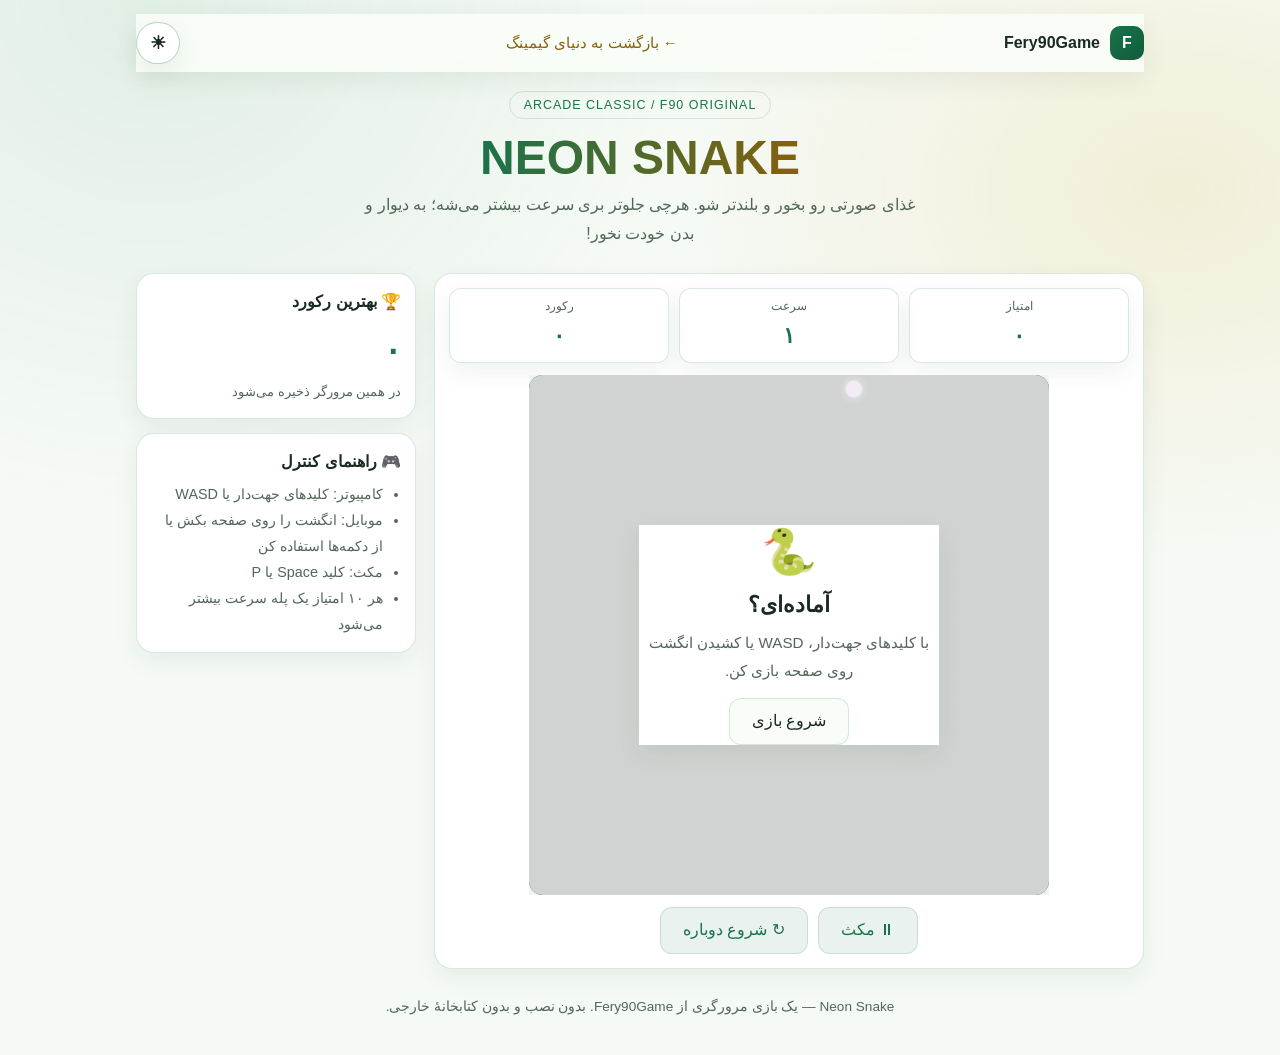
<file: pages/snake.html>
<!DOCTYPE html>
<html lang="fa" dir="rtl">
<head>
<meta charset="UTF-8">
<meta name="viewport" content="width=device-width, initial-scale=1, viewport-fit=cover">
<meta name="theme-color" content="#090811">
<meta name="description" content="Neon Snake؛ بازی مار نئونی Fery90Game. غذا بخور، بلندتر شو و به دیوار و بدن خودت نخور!">
<title>Neon Snake | مار نئونی — Fery90Game</title>
<style>
:root{color-scheme:dark;--bg:#090811;--panel:#111020;--purple:#a78bfa;--blue:#60a5fa;--pink:#f0abfc;--text:#f5f3ff;--muted:#b9b3d2;--border:rgba(167,139,250,.25)}
*{box-sizing:border-box}
body{margin:0;min-height:100vh;background:radial-gradient(ellipse at 15% 0%,rgba(124,58,237,.24),transparent 42%),radial-gradient(ellipse at 95% 25%,rgba(37,99,235,.16),transparent 38%),var(--bg);color:var(--text);font-family:"Vazirmatn",Tahoma,"Segoe UI",sans-serif;line-height:1.8}
.shell{max-width:1040px;margin:0 auto;padding:14px 16px calc(36px + env(safe-area-inset-bottom))}
.topbar{display:flex;justify-content:space-between;align-items:center;gap:12px;flex-wrap:wrap;padding:8px 0}
.brand{display:flex;align-items:center;gap:10px;color:var(--text);text-decoration:none;font-weight:800}
.brand-mark{display:grid;place-items:center;width:34px;height:34px;border-radius:10px;background:linear-gradient(135deg,#7c3aed,#60a5fa);font-weight:900}
.back{color:var(--blue);text-decoration:none;font-size:.95rem}
.back:hover{text-decoration:underline}
.hero{text-align:center;padding:18px 0 14px}
.eyebrow{display:inline-block;font-size:.78rem;letter-spacing:.08em;color:var(--purple);border:1px solid var(--border);border-radius:999px;padding:2px 14px;direction:ltr}
h1{margin:10px 0 4px;font-size:clamp(2rem,6vw,3rem);font-weight:900;line-height:1.2}
.gradient{background:linear-gradient(90deg,var(--purple),var(--blue),var(--pink));-webkit-background-clip:text;background-clip:text;color:transparent}
.hero p{margin:0 auto;max-width:560px;color:var(--muted)}
.layout{display:grid;grid-template-columns:minmax(0,1fr) 280px;gap:18px;align-items:start;margin-top:10px}
@media(max-width:820px){.layout{grid-template-columns:1fr}}
.panel,.side{background:var(--panel);border:1px solid var(--border);border-radius:18px;padding:14px}
.hud{display:grid;grid-template-columns:repeat(3,1fr);gap:10px;margin-bottom:12px}
.hudbox{background:rgba(255,255,255,.04);border:1px solid var(--border);border-radius:12px;padding:6px 10px;text-align:center}
.label{display:block;font-size:.78rem;color:var(--muted)}
.value{font-size:1.35rem;font-weight:800}
.stage{position:relative;width:100%;max-width:520px;margin:0 auto}
canvas{display:block;width:100%;height:auto;aspect-ratio:1;border-radius:14px;border:1px solid var(--border);background:#0b0a18;touch-action:none}
.overlay{position:absolute;inset:0;display:grid;place-items:center;background:rgba(9,8,17,.8);border-radius:14px;padding:16px}
.overlay[hidden]{display:none}
.overlay-card{text-align:center;max-width:300px}
.overlay-icon{font-size:2.8rem;line-height:1.2}
.overlay-card h2{margin:6px 0 4px;font-size:1.4rem}
.overlay-card p{margin:0 0 14px;color:var(--muted);font-size:.95rem}
.btn{font:inherit;font-weight:700;color:#fff;background:linear-gradient(135deg,#7c3aed,#9b6bff);border:0;border-radius:12px;padding:8px 22px;cursor:pointer}
.btn:hover{filter:brightness(1.12)}
.btn.secondary{background:transparent;border:1px solid var(--border);color:var(--text)}
.actions{display:flex;justify-content:center;gap:10px;margin-top:12px;flex-wrap:wrap}
.dpad{direction:ltr;display:grid;grid-template-columns:repeat(3,64px);grid-template-rows:repeat(2,56px);gap:8px;justify-content:center;margin-top:14px}
.dpad button{font:inherit;font-size:1.4rem;color:var(--text);background:rgba(255,255,255,.05);border:1px solid var(--border);border-radius:14px;cursor:pointer;touch-action:manipulation;user-select:none}
.dpad button:active{background:rgba(124,58,237,.4)}
.dpad .up{grid-column:2;grid-row:1}
.dpad .left{grid-column:1;grid-row:2}
.dpad .down{grid-column:2;grid-row:2}
.dpad .right{grid-column:3;grid-row:2}
@media(hover:hover) and (pointer:fine){.dpad{display:none}}
.sidecol{display:grid;gap:14px}
.side h3{margin:0 0 6px;font-size:1rem}
.record{font-size:2rem;font-weight:900;color:var(--purple)}
.caption{color:var(--muted);font-size:.82rem}
.side ul{margin:0;padding-right:18px;color:var(--muted);font-size:.9rem}
.footer{text-align:center;color:var(--muted);font-size:.85rem;margin-top:26px}
</style>
  <script src="../js/theme.js" defer></script>
  <link rel="stylesheet" href="../css/theme.css">

<meta name="robots" content="index, follow, max-image-preview:large">
<link rel="canonical" href="https://fery90game.github.io/fery90game/pages/snake.html">
<meta property="og:type" content="website">
<meta property="og:site_name" content="Fery90Game">
<meta property="og:title" content="Neon Snake | مار نئونی — Fery90Game">
<meta property="og:description" content="Neon Snake؛ بازی مار نئونی Fery90Game. غذا بخور، بلندتر شو و به دیوار و بدن خودت نخور!">
<meta property="og:url" content="https://fery90game.github.io/fery90game/pages/snake.html">
<meta property="og:locale" content="fa_IR">
<meta name="twitter:card" content="summary">
<meta name="twitter:title" content="Neon Snake | مار نئونی — Fery90Game">
<meta name="twitter:description" content="Neon Snake؛ بازی مار نئونی Fery90Game. غذا بخور، بلندتر شو و به دیوار و بدن خودت نخور!">
<script type="application/ld+json">
{"@context":"https://schema.org","@type":"WebPage","name":"Neon Snake | مار نئونی — Fery90Game","description":"Neon Snake؛ بازی مار نئونی Fery90Game. غذا بخور، بلندتر شو و به دیوار و بدن خودت نخور!","url":"https://fery90game.github.io/fery90game/pages/snake.html","inLanguage":"fa-IR","isPartOf":{"@type":"WebSite","name":"Fery90Game","url":"https://fery90game.github.io/fery90game/"}}
</script>
</head>
<body>
<div class="shell">
<header class="topbar">
    <a class="brand" href="../index.html" aria-label="صفحه اصلی Fery90Game"><span class="brand-mark">F</span><span>Fery90Game</span></a>
    <a class="back" href="gaming.html">← بازگشت به دنیای گیمینگ</a>
</header>

<section class="hero">
    <span class="eyebrow">ARCADE CLASSIC / F90 ORIGINAL</span>
    <h1><span class="gradient">NEON SNAKE</span></h1>
    <p>غذای صورتی رو بخور و بلندتر شو. هرچی جلوتر بری سرعت بیشتر می‌شه؛ به دیوار و بدن خودت نخور!</p>
</section>

<main class="layout">
    <section class="panel" aria-label="بازی مار نئونی">
        <div class="hud" aria-live="polite">
            <div class="hudbox"><span class="label">امتیاز</span><strong class="value" id="score">۰</strong></div>
            <div class="hudbox"><span class="label">سرعت</span><strong class="value" id="speed">۱</strong></div>
            <div class="hudbox"><span class="label">رکورد</span><strong class="value" id="bestHud">۰</strong></div>
        </div>

        <div class="stage" id="stage">
            <canvas id="game" aria-label="صفحه بازی مار. با کلیدهای جهت‌دار، WASD یا کشیدن انگشت مار را حرکت بده"></canvas>
            <div class="overlay" id="overlay">
                <div class="overlay-card">
                    <div class="overlay-icon" id="ovIcon">🐍</div>
                    <h2 id="ovTitle">آماده‌ای؟</h2>
                    <p id="ovText">با کلیدهای جهت‌دار، WASD یا کشیدن انگشت روی صفحه بازی کن.</p>
                    <button class="btn" type="button" id="ovBtn">شروع بازی</button>
                </div>
            </div>
        </div>

        <div class="actions">
            <button class="btn secondary" type="button" id="pause">⏸ مکث</button>
            <button class="btn secondary" type="button" id="restart">↻ شروع دوباره</button>
        </div>

        <div class="dpad" aria-label="کنترل لمسی">
            <button class="up" type="button" data-dir="up" aria-label="بالا">▲</button>
            <button class="left" type="button" data-dir="left" aria-label="چپ">◀</button>
            <button class="down" type="button" data-dir="down" aria-label="پایین">▼</button>
            <button class="right" type="button" data-dir="right" aria-label="راست">▶</button>
        </div>
    </section>

    <aside class="sidecol">
        <section class="side">
            <h3>🏆 بهترین رکورد</h3>
            <div class="record" id="best">۰</div>
            <div class="caption">در همین مرورگر ذخیره می‌شود</div>
        </section>
        <section class="side">
            <h3>🎮 راهنمای کنترل</h3>
            <ul>
                <li>کامپیوتر: کلیدهای جهت‌دار یا WASD</li>
                <li>موبایل: انگشت را روی صفحه بکش یا از دکمه‌ها استفاده کن</li>
                <li>مکث: کلید Space یا P</li>
                <li>هر ۱۰ امتیاز یک پله سرعت بیشتر می‌شود</li>
            </ul>
        </section>
    </aside>
</main>

<footer class="footer">Neon Snake — یک بازی مرورگری از Fery90Game. بدون نصب و بدون کتابخانهٔ خارجی.</footer>
</div>

<script>
(() => {
    'use strict';

    const N = 20, CELL = 24, SIZE = N * CELL;
    const STORE = 'fery90game_snake_best_v1';
    const $ = (id) => document.getElementById(id);
    const fa = (n) => Number(n).toLocaleString('fa-IR');
    const canvas = $('game'), ctx = canvas.getContext('2d');
    canvas.width = canvas.height = SIZE;

    const DIRS = {
        up: { x: 0, y: -1 }, down: { x: 0, y: 1 },
        left: { x: -1, y: 0 }, right: { x: 1, y: 0 }
    };

    let snake, dir, queue, food, score, stepMs, acc, last, pulse;
    let best = 0, overAt = 0;
    let state = 'ready'; // ready | playing | paused | over

    try { best = Math.max(0, Number(localStorage.getItem(STORE)) || 0); } catch (e) { /* ignore */ }

    function reset() {
        snake = [{ x: 10, y: 10 }, { x: 9, y: 10 }, { x: 8, y: 10 }];
        dir = DIRS.right;
        queue = [];
        score = 0;
        stepMs = 140;
        acc = 0;
        pulse = 0;
        spawnFood();
        hud();
    }

    function spawnFood() {
        const free = [];
        for (let x = 0; x < N; x++) {
            for (let y = 0; y < N; y++) {
                if (!snake.some((s) => s.x === x && s.y === y)) free.push({ x, y });
            }
        }
        food = free.length ? free[Math.floor(Math.random() * free.length)] : null;
    }

    function level() { return 1 + Math.floor(score / 10); }

    function hud() {
        $('score').textContent = fa(score);
        $('speed').textContent = fa(level());
        $('bestHud').textContent = fa(best);
        $('best').textContent = fa(best);
    }

    function showOverlay(icon, title, text, button) {
        $('ovIcon').textContent = icon;
        $('ovTitle').textContent = title;
        $('ovText').textContent = text;
        $('ovBtn').textContent = button;
        $('overlay').hidden = false;
    }

    function start() {
        if (state === 'over' || state === 'ready') reset();
        state = 'playing';
        last = performance.now();
        $('overlay').hidden = true;
        $('pause').textContent = '⏸ مکث';
    }

    function togglePause() {
        if (state === 'playing') {
            state = 'paused';
            $('pause').textContent = '▶ ادامه';
            showOverlay('⏸', 'مکث', 'برای ادامه روی دکمه بزن.', 'ادامه');
        } else if (state === 'paused') {
            state = 'playing';
            last = performance.now();
            $('pause').textContent = '⏸ مکث';
            $('overlay').hidden = true;
        }
    }

    function restart() {
        reset();
        state = 'ready';
        $('pause').textContent = '⏸ مکث';
        showOverlay('🐍', 'آماده‌ای؟', 'با کلیدهای جهت‌دار، WASD یا کشیدن انگشت روی صفحه بازی کن.', 'شروع بازی');
        draw();
    }

    function gameOver() {
        state = 'over';
        overAt = performance.now();
        let record = false;
        if (score > best) {
            best = score;
            record = true;
            try { localStorage.setItem(STORE, String(best)); } catch (e) { /* ignore */ }
        }
        hud();
        showOverlay(
            record ? '🏆' : '💥',
            record ? 'رکورد جدید!' : 'باختی!',
            `امتیازت ${fa(score)} شد${record ? ' و رکورد قبلی را شکستی' : ''}.`,
            'دوباره بازی کن'
        );
    }

    function turn(name) {
        const wanted = DIRS[name];
        if (!wanted || state === 'paused') return;
        if (state === 'over' && performance.now() - overAt < 600) return;
        if (state === 'ready' || state === 'over') start();
        const ref = queue.length ? queue[queue.length - 1] : dir;
        if ((wanted.x === ref.x && wanted.y === ref.y) || (wanted.x === -ref.x && wanted.y === -ref.y)) return;
        if (queue.length < 3) queue.push(wanted);
    }

    function step() {
        if (queue.length) {
            const next = queue.shift();
            if (!(next.x === -dir.x && next.y === -dir.y)) dir = next;
        }
        const head = { x: snake[0].x + dir.x, y: snake[0].y + dir.y };
        if (head.x < 0 || head.y < 0 || head.x >= N || head.y >= N) { gameOver(); return; }

        const eating = food && head.x === food.x && head.y === food.y;
        const body = eating ? snake : snake.slice(0, -1);
        if (body.some((s) => s.x === head.x && s.y === head.y)) { gameOver(); return; }

        snake.unshift(head);
        if (eating) {
            score++;
            stepMs = Math.max(70, 140 - Math.floor(score / 10) * 14 - (score % 10));
            pulse = 1;
            spawnFood();
            hud();
            if (!food) gameOver();
        } else {
            snake.pop();
        }
    }

    function frame(time) {
        requestAnimationFrame(frame);
        if (state === 'playing') {
            acc += Math.min(time - last, 250);
            last = time;
            while (acc >= stepMs && state === 'playing') {
                acc -= stepMs;
                step();
            }
        }
        if (pulse > 0) pulse = Math.max(0, pulse - 0.05);
        draw();
    }

    function roundRect(x, y, w, h, r) {
        ctx.beginPath();
        ctx.moveTo(x + r, y);
        ctx.arcTo(x + w, y, x + w, y + h, r);
        ctx.arcTo(x + w, y + h, x, y + h, r);
        ctx.arcTo(x, y + h, x, y, r);
        ctx.arcTo(x, y, x + w, y, r);
        ctx.closePath();
    }

    function draw() {
        ctx.fillStyle = '#0b0a18';
        ctx.fillRect(0, 0, SIZE, SIZE);

        ctx.fillStyle = 'rgba(167,139,250,.10)';
        for (let x = 0; x < N; x++) {
            for (let y = 0; y < N; y++) {
                ctx.fillRect(x * CELL + CELL / 2 - 1, y * CELL + CELL / 2 - 1, 2, 2);
            }
        }

        if (food) {
            const cx = food.x * CELL + CELL / 2, cy = food.y * CELL + CELL / 2;
            const glow = 10 + Math.sin(performance.now() / 180) * 3;
            ctx.save();
            ctx.shadowColor = '#f0abfc';
            ctx.shadowBlur = glow;
            ctx.fillStyle = '#f0abfc';
            ctx.beginPath();
            ctx.arc(cx, cy, CELL * 0.32, 0, Math.PI * 2);
            ctx.fill();
            ctx.restore();
        }

        for (let i = snake.length - 1; i >= 0; i--) {
            const s = snake[i];
            const t = snake.length > 1 ? i / (snake.length - 1) : 0;
            const hue = 262 - t * 50;
            ctx.save();
            ctx.shadowColor = `hsl(${hue},90%,65%)`;
            ctx.shadowBlur = i === 0 ? 14 + pulse * 10 : 6;
            ctx.fillStyle = `hsl(${hue},85%,${i === 0 ? 72 : 64}%)`;
            const inset = i === 0 ? 1 : 2.5;
            roundRect(s.x * CELL + inset, s.y * CELL + inset, CELL - inset * 2, CELL - inset * 2, 7);
            ctx.fill();
            ctx.restore();
        }

        // چشم‌ها
        const h = snake[0];
        const hx = h.x * CELL + CELL / 2, hy = h.y * CELL + CELL / 2;
        const px = -dir.y, py = dir.x;
        ctx.fillStyle = '#0b0a18';
        [-1, 1].forEach((side) => {
            ctx.beginPath();
            ctx.arc(hx + dir.x * 4 + px * 4.5 * side, hy + dir.y * 4 + py * 4.5 * side, 2.4, 0, Math.PI * 2);
            ctx.fill();
        });
    }

    // کنترل‌ها
    const KEYMAP = {
        ArrowUp: 'up', ArrowDown: 'down', ArrowLeft: 'left', ArrowRight: 'right',
        w: 'up', s: 'down', a: 'left', d: 'right',
        W: 'up', S: 'down', A: 'left', D: 'right'
    };

    document.addEventListener('keydown', (event) => {
        if (event.ctrlKey || event.metaKey || event.altKey) return;
        const name = KEYMAP[event.key];
        if (name) {
            event.preventDefault();
            turn(name);
        } else if (event.key === ' ' || event.key === 'p' || event.key === 'P') {
            if (document.activeElement && document.activeElement.tagName === 'BUTTON') return;
            event.preventDefault();
            togglePause();
        }
    });

    let touchStart = null;
    $('stage').addEventListener('touchstart', (event) => {
        const t = event.changedTouches[0];
        touchStart = { x: t.clientX, y: t.clientY };
    }, { passive: true });
    $('stage').addEventListener('touchmove', (event) => { event.preventDefault(); }, { passive: false });
    $('stage').addEventListener('touchend', (event) => {
        if (!touchStart) return;
        const t = event.changedTouches[0];
        const dx = t.clientX - touchStart.x, dy = t.clientY - touchStart.y;
        touchStart = null;
        if (Math.max(Math.abs(dx), Math.abs(dy)) < 20) return;
        if (Math.abs(dx) > Math.abs(dy)) turn(dx > 0 ? 'right' : 'left');
        else turn(dy > 0 ? 'down' : 'up');
    }, { passive: true });

    document.querySelectorAll('[data-dir]').forEach((button) => {
        button.addEventListener('pointerdown', (event) => {
            event.preventDefault();
            turn(button.dataset.dir);
        });
    });

    $('ovBtn').addEventListener('click', () => {
        if (state === 'paused') togglePause();
        else start();
    });
    $('pause').addEventListener('click', togglePause);
    $('restart').addEventListener('click', restart);

    document.addEventListener('visibilitychange', () => {
        if (document.hidden && state === 'playing') togglePause();
    });

    reset();
    requestAnimationFrame(frame);
})();
</script>
</body>
</html>
</file>
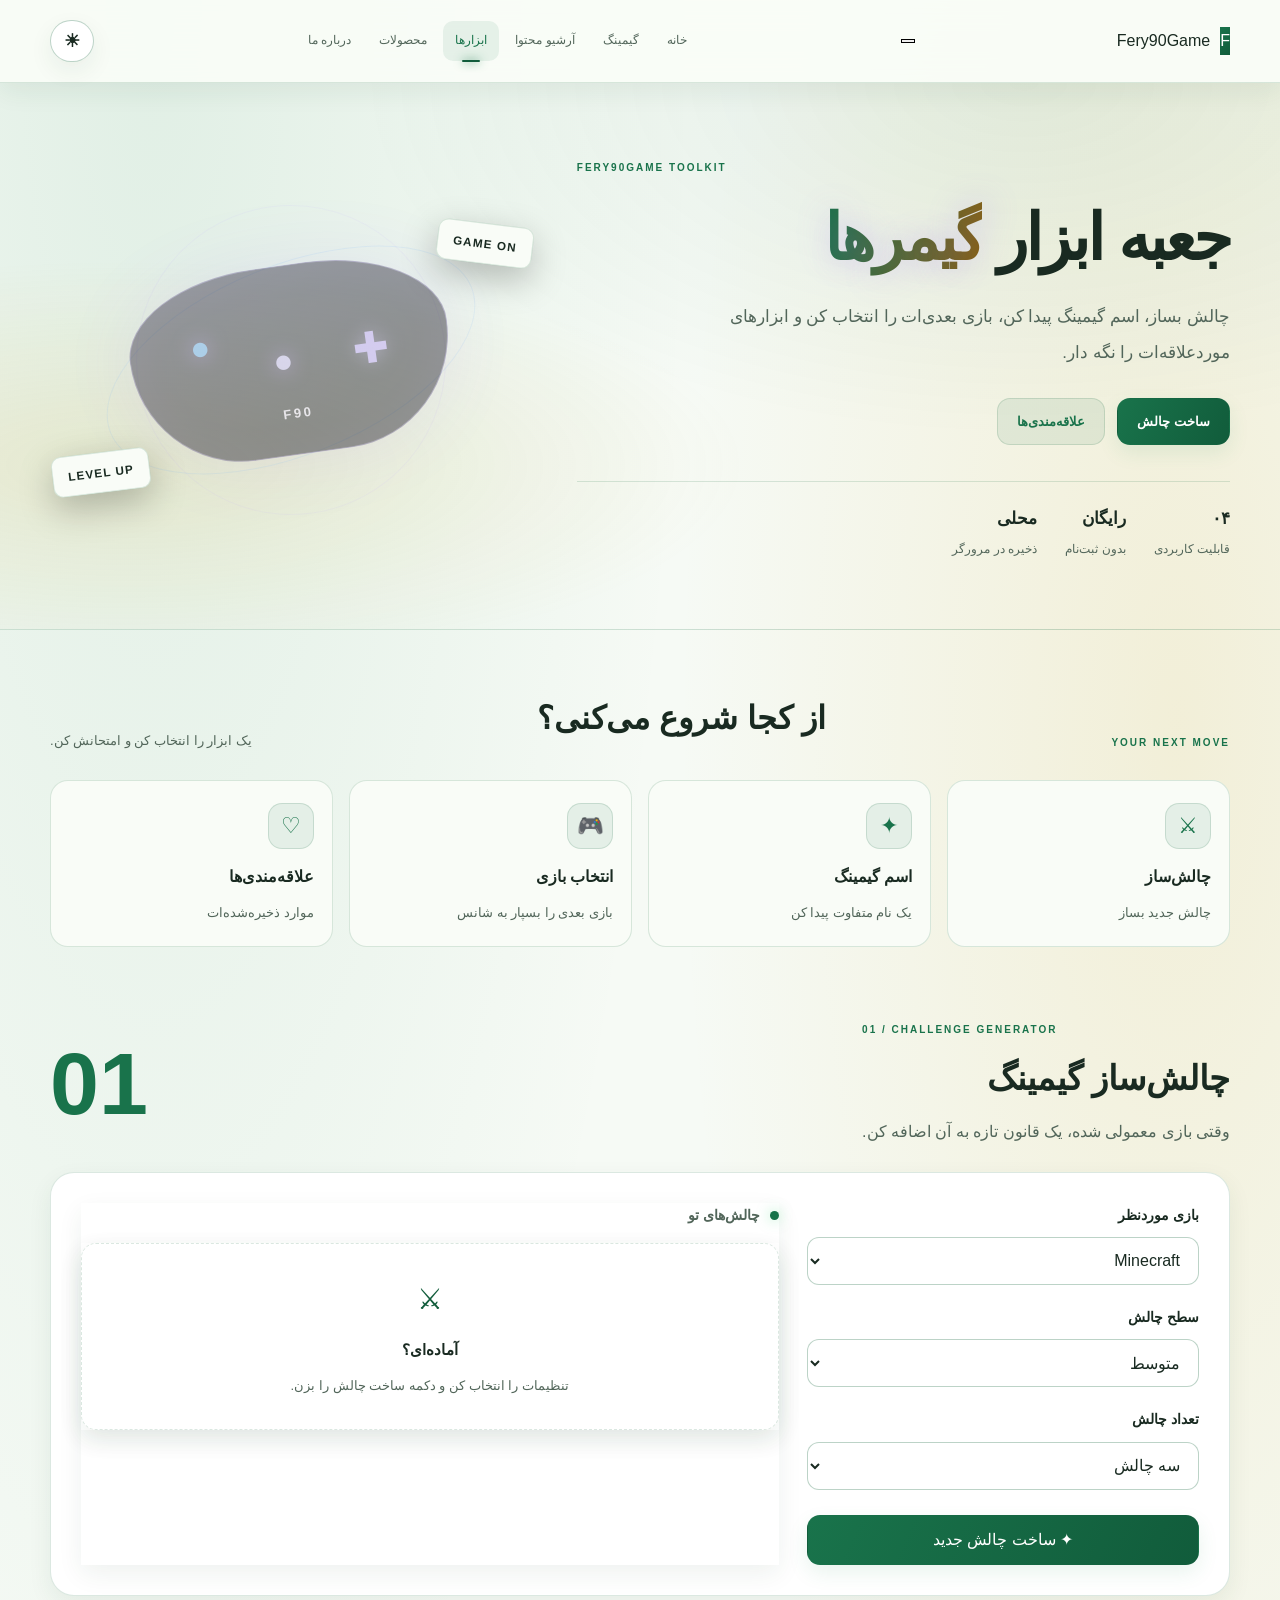
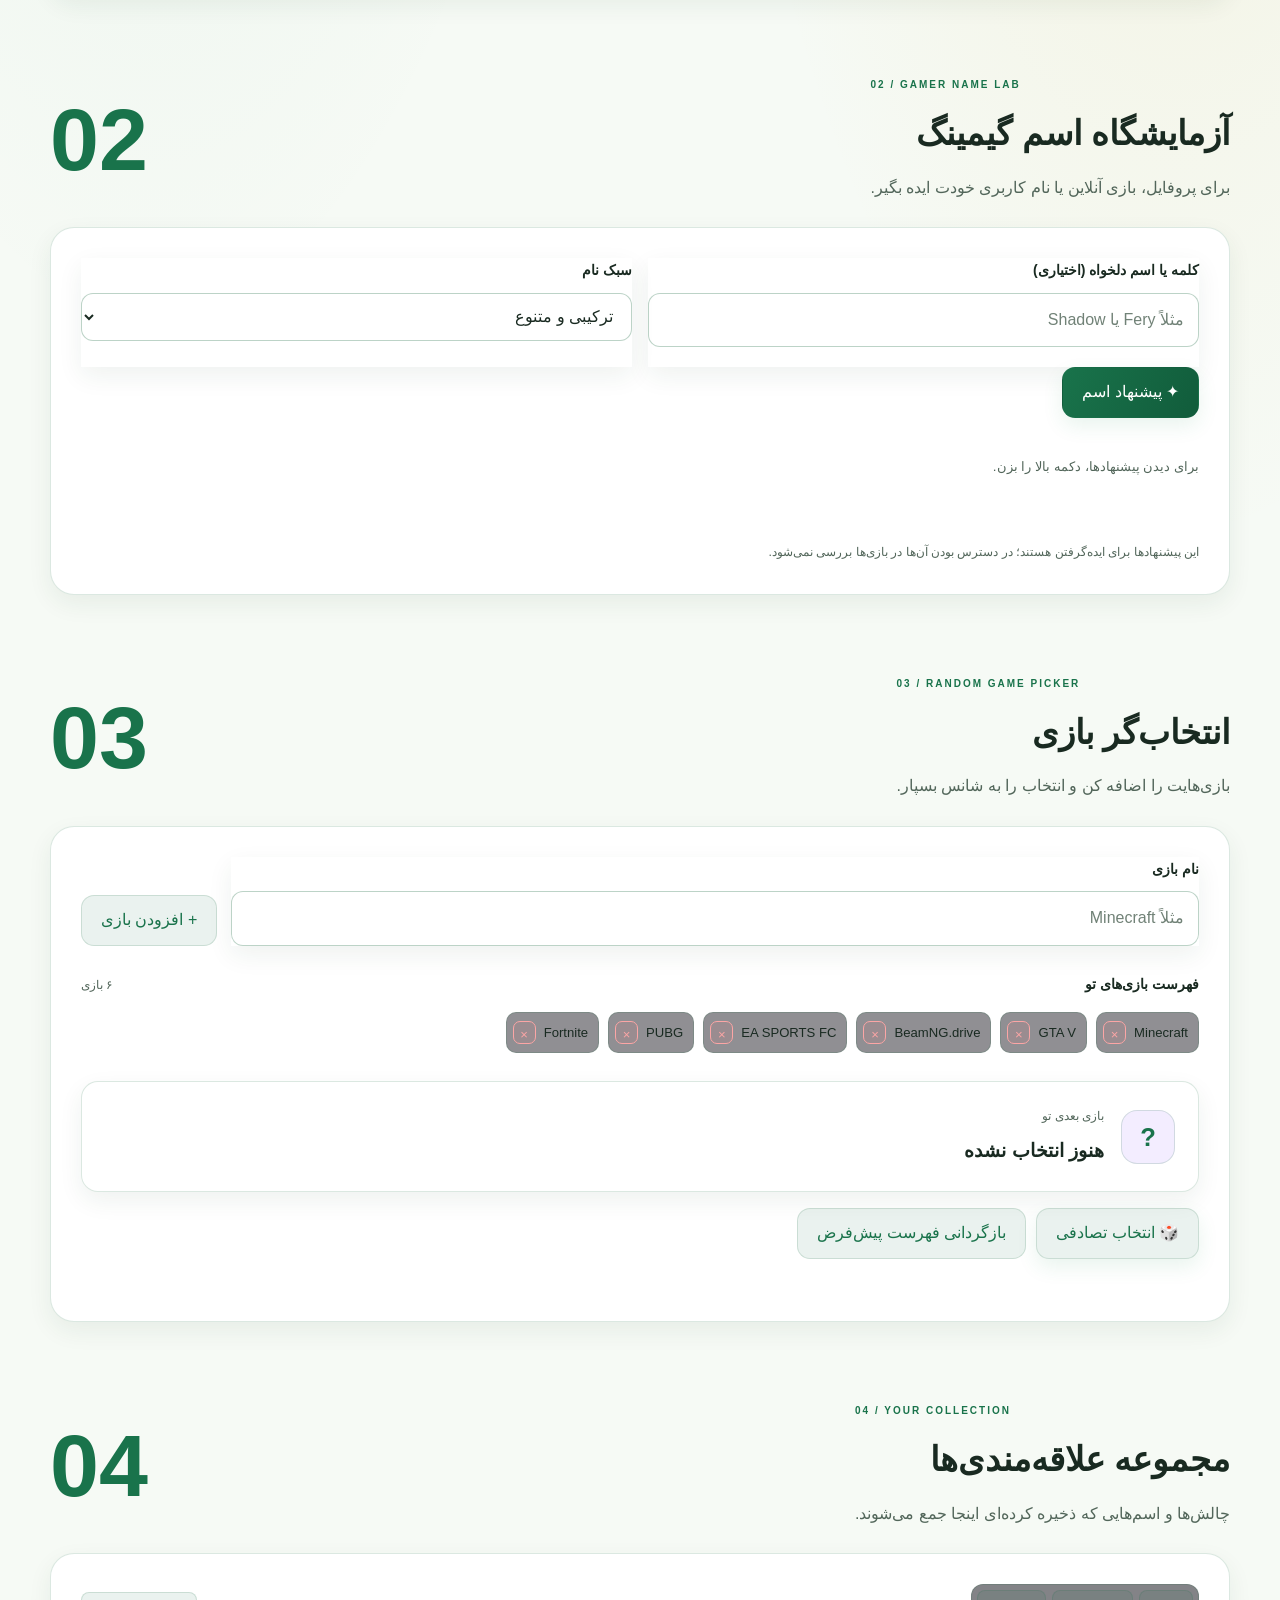
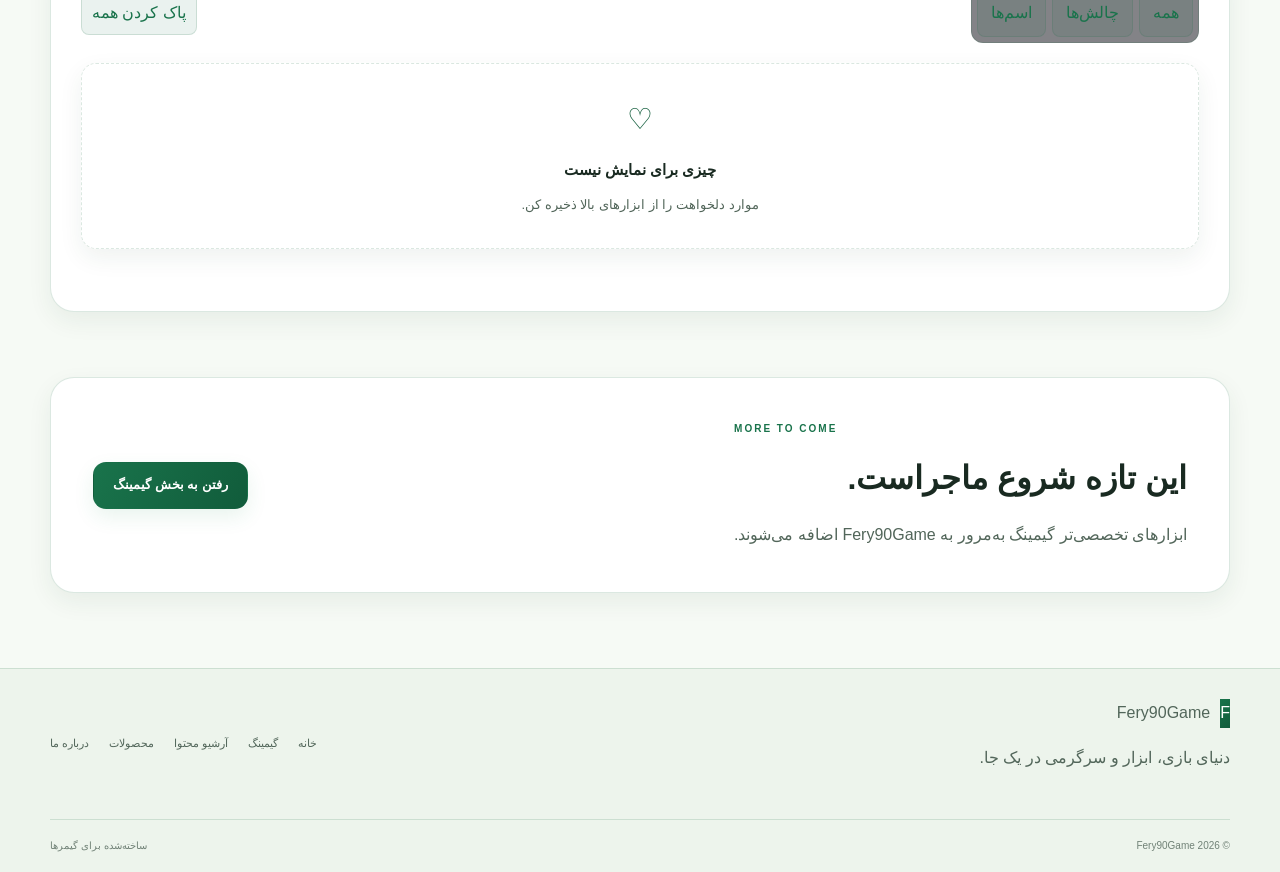
<file: pages/tools.html>
<!DOCTYPE html>
<html lang="fa" dir="rtl">
<head>
    <meta charset="UTF-8">
    <meta name="viewport" content="width=device-width, initial-scale=1.0">
    <meta name="theme-color" content="#090811">
    <meta name="description" content="مجموعه ابزارهای گیمینگ Fery90Game؛ ساخت چالش، اسم گیمینگ، انتخاب تصادفی بازی و ذخیره علاقه‌مندی‌ها.">
    <title>ابزارهای گیمینگ | Fery90Game</title>

    <link rel="stylesheet" href="../css/style.css">
  <script src="../js/theme.js" defer></script>
  <link rel="stylesheet" href="../css/theme.css">

  <meta name="robots" content="index, follow, max-image-preview:large">
  <link rel="canonical" href="https://fery90game.github.io/fery90game/pages/tools.html">
  <meta property="og:type" content="website">
  <meta property="og:site_name" content="Fery90Game">
  <meta property="og:title" content="ابزارهای گیمینگ | Fery90Game">
  <meta property="og:description" content="مجموعه ابزارهای گیمینگ Fery90Game؛ ساخت چالش، اسم گیمینگ، انتخاب تصادفی بازی و ذخیره علاقه‌مندی‌ها.">
  <meta property="og:url" content="https://fery90game.github.io/fery90game/pages/tools.html">
  <meta property="og:locale" content="fa_IR">
  <meta name="twitter:card" content="summary">
  <meta name="twitter:title" content="ابزارهای گیمینگ | Fery90Game">
  <meta name="twitter:description" content="مجموعه ابزارهای گیمینگ Fery90Game؛ ساخت چالش، اسم گیمینگ، انتخاب تصادفی بازی و ذخیره علاقه‌مندی‌ها.">
  <script type="application/ld+json">
{
  "@context": "https://schema.org",
  "@type": "WebPage",
  "name": "ابزارهای گیمینگ | Fery90Game",
  "description": "مجموعه ابزارهای گیمینگ Fery90Game؛ ساخت چالش، اسم گیمینگ، انتخاب تصادفی بازی و ذخیره علاقه‌مندی‌ها.",
  "url": "https://fery90game.github.io/fery90game/pages/tools.html",
  "inLanguage": "fa-IR",
  "isPartOf": {
    "@type": "WebSite",
    "name": "Fery90Game",
    "url": "https://fery90game.github.io/fery90game/"
  }
}
</script>

</head>
<body class="tools-page">

    <header class="site-header">
        <div class="container header-inner">
            <a class="brand" href="../index.html" aria-label="صفحه اصلی Fery90Game">
                <span class="brand-mark">F</span>
                <span class="brand-text">Fery<span>90Game</span></span>
            </a>

            <button class="menu-toggle" id="menuToggle"
                    type="button" aria-label="باز کردن منو"
                    aria-expanded="false">
                <span></span><span></span><span></span>
            </button>

            <nav class="main-navigation" id="mainNavigation" aria-label="منوی اصلی">
                <a class="nav-link" href="../index.html">خانه</a>
                <a class="nav-link" href="gaming.html">گیمینگ</a>
                <a class="nav-link" href="content.html">آرشیو محتوا</a>
                <a class="nav-link active" href="tools.html" aria-current="page">ابزارها</a>
                <a class="nav-link" href="products.html">محصولات</a>
                <a class="nav-link" href="about.html">درباره ما</a>
            </nav>
        </div>
    </header>

    <main>
        <section class="tools-hero">
            <div class="container tools-hero-grid">
                <div class="tools-hero-content">
                    <span class="section-kicker">FERY90GAME TOOLKIT</span>
                    <h1>جعبه ابزار <span>گیمرها</span></h1>
                    <p>
                        چالش بساز، اسم گیمینگ پیدا کن، بازی بعدی‌ات را انتخاب کن
                        و ابزارهای موردعلاقه‌ات را نگه دار.
                    </p>

                    <div class="tools-hero-actions">
                        <a class="button button-primary" href="#challengeTool">ساخت چالش</a>
                        <a class="button button-secondary" href="#favoriteTool">علاقه‌مندی‌ها</a>
                    </div>

                    <div class="tools-hero-stats">
                        <div>
                            <strong>۰۴</strong>
                            <span>قابلیت کاربردی</span>
                        </div>
                        <div>
                            <strong>رایگان</strong>
                            <span>بدون ثبت‌نام</span>
                        </div>
                        <div>
                            <strong>محلی</strong>
                            <span>ذخیره در مرورگر</span>
                        </div>
                    </div>
                </div>

                <div class="tools-hero-art" aria-hidden="true">
                    <div class="tools-orbit tools-orbit-one"></div>
                    <div class="tools-orbit tools-orbit-two"></div>
                    <div class="tools-hero-controller">
                        <span class="controller-cross">✚</span>
                        <span class="controller-button">●</span>
                        <span class="controller-button controller-button-blue">●</span>
                        <span class="controller-center">F90</span>
                    </div>
                    <span class="tools-floating-tag tag-top">GAME ON</span>
                    <span class="tools-floating-tag tag-bottom">LEVEL UP</span>
                </div>
            </div>
        </section>

        <section class="section tools-overview">
            <div class="container">
                <div class="section-heading">
                    <span class="section-kicker">YOUR NEXT MOVE</span>
                    <h2>از کجا شروع می‌کنی؟</h2>
                    <p>یک ابزار را انتخاب کن و امتحانش کن.</p>
                </div>

                <div class="tools-shortcuts">
                    <a href="#challengeTool" class="tools-shortcut">
                        <span class="tools-shortcut-icon">⚔</span>
                        <strong>چالش‌ساز</strong>
                        <span>چالش جدید بساز</span>
                    </a>
                    <a href="#usernameTool" class="tools-shortcut">
                        <span class="tools-shortcut-icon">✦</span>
                        <strong>اسم گیمینگ</strong>
                        <span>یک نام متفاوت پیدا کن</span>
                    </a>
                    <a href="#gamePickerTool" class="tools-shortcut">
                        <span class="tools-shortcut-icon">🎮</span>
                        <strong>انتخاب بازی</strong>
                        <span>بازی بعدی را بسپار به شانس</span>
                    </a>
                    <a href="#favoriteTool" class="tools-shortcut">
                        <span class="tools-shortcut-icon">♡</span>
                        <strong>علاقه‌مندی‌ها</strong>
                        <span>موارد ذخیره‌شده‌ات</span>
                    </a>
                </div>
            </div>
        </section>

        <section class="section tools-main-section" id="challengeTool">
            <div class="container">
                <div class="tools-section-heading">
                    <div>
                        <span class="section-kicker">01 / CHALLENGE GENERATOR</span>
                        <h2>چالش‌ساز گیمینگ</h2>
                        <p>وقتی بازی معمولی شده، یک قانون تازه به آن اضافه کن.</p>
                    </div>
                    <span class="tools-section-number">01</span>
                </div>

                <div class="tools-panel tools-challenge-layout">
                    <div class="tools-form-column">
                        <label class="tools-label" for="challengeGame">بازی موردنظر</label>
                        <select id="challengeGame" class="tools-input">
                            <option value="minecraft">Minecraft</option>
                            <option value="survival">بازی‌های بقا</option>
                            <option value="racing">بازی‌های مسابقه‌ای</option>
                            <option value="football">بازی‌های فوتبالی</option>
                            <option value="shooter">بازی‌های شوتر</option>
                            <option value="any">هر بازی دیگری</option>
                        </select>

                        <label class="tools-label" for="challengeDifficulty">سطح چالش</label>
                        <select id="challengeDifficulty" class="tools-input">
                            <option value="easy">آسان</option>
                            <option value="medium" selected>متوسط</option>
                            <option value="hard">سخت</option>
                            <option value="chaos">دیوانه‌وار</option>
                        </select>

                        <label class="tools-label" for="challengeCount">تعداد چالش</label>
                        <select id="challengeCount" class="tools-input">
                            <option value="1">یک چالش</option>
                            <option value="3" selected>سه چالش</option>
                            <option value="5">پنج چالش</option>
                        </select>

                        <button type="button" class="button button-primary tools-full-button"
                                id="generateChallenges">
                            ✦ ساخت چالش جدید
                        </button>
                    </div>

                    <div class="tools-result-column">
                        <div class="tools-result-heading">
                            <span class="tools-result-dot"></span>
                            <span>چالش‌های تو</span>
                        </div>

                        <div id="challengeResults" class="tools-challenge-results" aria-live="polite">
                            <div class="tools-empty-state">
                                <span>⚔</span>
                                <strong>آماده‌ای؟</strong>
                                <p>تنظیمات را انتخاب کن و دکمه ساخت چالش را بزن.</p>
                            </div>
                        </div>

                        <p class="tools-status" id="challengeStatus" aria-live="polite"></p>
                    </div>
                </div>
            </div>
        </section>

        <section class="section tools-main-section" id="usernameTool">
            <div class="container">
                <div class="tools-section-heading">
                    <div>
                        <span class="section-kicker">02 / GAMER NAME LAB</span>
                        <h2>آزمایشگاه اسم گیمینگ</h2>
                        <p>برای پروفایل، بازی آنلاین یا نام کاربری خودت ایده بگیر.</p>
                    </div>
                    <span class="tools-section-number">02</span>
                </div>

                <div class="tools-panel">
                    <div class="tools-username-controls">
                        <div class="tools-field">
                            <label class="tools-label" for="usernameBase">کلمه یا اسم دلخواه (اختیاری)</label>
                            <input class="tools-input" id="usernameBase" type="text"
                                   maxlength="18" placeholder="مثلاً Fery یا Shadow">
                        </div>

                        <div class="tools-field">
                            <label class="tools-label" for="usernameStyle">سبک نام</label>
                            <select class="tools-input" id="usernameStyle">
                                <option value="all">ترکیبی و متنوع</option>
                                <option value="pro">حرفه‌ای</option>
                                <option value="dark">مرموز و تاریک</option>
                                <option value="fun">بامزه</option>
                                <option value="short">کوتاه و ساده</option>
                            </select>
                        </div>
                    </div>

                    <button type="button" class="button button-primary tools-generate-name"
                            id="generateUsernames">
                        ✦ پیشنهاد اسم
                    </button>

                    <div id="usernameResults" class="tools-username-results" aria-live="polite">
                        <p class="tools-muted">برای دیدن پیشنهادها، دکمه بالا را بزن.</p>
                    </div>
                    <p class="tools-status" id="usernameStatus" aria-live="polite"></p>
                    <p class="tools-note">
                        این پیشنهادها برای ایده‌گرفتن هستند؛ در دسترس بودن آن‌ها در بازی‌ها بررسی نمی‌شود.
                    </p>
                </div>
            </div>
        </section>

        <section class="section tools-main-section" id="gamePickerTool">
            <div class="container">
                <div class="tools-section-heading">
                    <div>
                        <span class="section-kicker">03 / RANDOM GAME PICKER</span>
                        <h2>انتخاب‌گر بازی</h2>
                        <p>بازی‌هایت را اضافه کن و انتخاب را به شانس بسپار.</p>
                    </div>
                    <span class="tools-section-number">03</span>
                </div>

                <div class="tools-panel">
                    <form id="addGameForm" class="tools-add-game-form">
                        <div class="tools-field">
                            <label class="tools-label" for="newGameName">نام بازی</label>
                            <input class="tools-input" id="newGameName" type="text"
                                   maxlength="60" placeholder="مثلاً Minecraft" required>
                        </div>
                        <button class="button button-secondary" type="submit">+ افزودن بازی</button>
                    </form>

                    <div class="tools-game-list-heading">
                        <strong>فهرست بازی‌های تو</strong>
                        <span id="gameCount" class="tools-count">۰ بازی</span>
                    </div>

                    <div id="gameList" class="tools-game-list" aria-live="polite"></div>

                    <div class="tools-game-picker-result" id="gamePickerResult" aria-live="polite">
                        <span class="tools-picker-symbol">?</span>
                        <div>
                            <span class="tools-picker-label">بازی بعدی تو</span>
                            <strong id="pickedGameName">هنوز انتخاب نشده</strong>
                        </div>
                    </div>

                    <div class="tools-game-picker-actions">
                        <button type="button" class="button button-primary" id="pickRandomGame">
                            🎲 انتخاب تصادفی
                        </button>
                        <button type="button" class="button button-secondary" id="resetGames">
                            بازگردانی فهرست پیش‌فرض
                        </button>
                    </div>
                    <p class="tools-status" id="gameStatus" aria-live="polite"></p>
                </div>
            </div>
        </section>

        <section class="section tools-main-section" id="favoriteTool">
            <div class="container">
                <div class="tools-section-heading">
                    <div>
                        <span class="section-kicker">04 / YOUR COLLECTION</span>
                        <h2>مجموعه علاقه‌مندی‌ها</h2>
                        <p>چالش‌ها و اسم‌هایی که ذخیره کرده‌ای اینجا جمع می‌شوند.</p>
                    </div>
                    <span class="tools-section-number">04</span>
                </div>

                <div class="tools-panel">
                    <div class="tools-favorite-toolbar">
                        <div class="tools-favorite-tabs" role="group" aria-label="فیلتر علاقه‌مندی‌ها">
                            <button type="button" class="tools-filter-button active"
                                    data-favorite-filter="all">همه</button>
                            <button type="button" class="tools-filter-button"
                                    data-favorite-filter="challenge">چالش‌ها</button>
                            <button type="button" class="tools-filter-button"
                                    data-favorite-filter="username">اسم‌ها</button>
                        </div>
                        <button type="button" class="tools-text-button" id="clearFavorites">
                            پاک کردن همه
                        </button>
                    </div>

                    <div id="favoriteResults" class="tools-favorite-results" aria-live="polite">
                        <div class="tools-empty-state">
                            <span>♡</span>
                            <strong>هنوز چیزی ذخیره نکرده‌ای</strong>
                            <p>از بخش چالش‌ساز یا اسم‌ساز، گزینه‌های موردعلاقه‌ات را ذخیره کن.</p>
                        </div>
                    </div>
                    <p class="tools-status" id="favoriteStatus" aria-live="polite"></p>
                </div>
            </div>
        </section>

        <section class="section tools-bottom-cta">
            <div class="container">
                <div class="tools-cta-card">
                    <div>
                        <span class="section-kicker">MORE TO COME</span>
                        <h2>این تازه شروع ماجراست.</h2>
                        <p>ابزارهای تخصصی‌تر گیمینگ به‌مرور به Fery90Game اضافه می‌شوند.</p>
                    </div>
                    <a href="gaming.html" class="button button-primary">رفتن به بخش گیمینگ</a>
                </div>
            </div>
        </section>
    </main>

    <footer class="site-footer">
        <div class="container footer-main">
            <div>
                <a class="brand footer-brand" href="../index.html">
                    <span class="brand-mark">F</span>
                    <span class="brand-text">Fery<span>90Game</span></span>
                </a>
                <p>دنیای بازی، ابزار و سرگرمی در یک جا.</p>
            </div>
            <div class="footer-links">
                <a href="../index.html">خانه</a>
                <a href="gaming.html">گیمینگ</a>
                <a href="content.html">آرشیو محتوا</a>
                <a href="products.html">محصولات</a>
                <a href="about.html">درباره ما</a>
            </div>
        </div>
        <div class="container footer-bottom">
            <span>© <span id="currentYear"></span> Fery90Game</span>
            <span>ساخته‌شده برای گیمرها</span>
        </div>
    </footer>

    <script src="../js/app.js"></script>
    <script src="../js/tools.js"></script>
</body>
</html>
</file>
<file: css/style.css>
:root {
    color-scheme: dark;
    --bg: #090811;
    --bg-soft: #100d1d;
    --surface: #141124;
    --surface-hover: #1c1730;
    --purple: #9b6bff;
    --purple-bright: #b69aff;
    --blue: #60a5fa;
    --pink: #f0abfc;
    --text: #f6f3ff;
    --muted: #aaa4c1;
    --border: rgba(190, 166, 255, 0.15);
    --radius: 22px;
    --container: 1180px;
}

* {
    box-sizing: border-box;
}

html {
    scroll-behavior: smooth;
    scroll-padding-top: 100px;
}

body {
    margin: 0;
    min-height: 100vh;
    overflow-x: hidden;
    background:
        radial-gradient(ellipse at 50% -25%, rgba(105, 55, 190, 0.15), transparent 50%),
        var(--bg);
    color: var(--text);
    font-family: "Vazirmatn", Tahoma, sans-serif;
    line-height: 1.8;
}

body,
button,
input {
    font-family: "Vazirmatn", Tahoma, sans-serif;
}

a {
    color: inherit;
    text-decoration: none;
}

button,
input {
    font-size: inherit;
}

button {
    color: inherit;
}

button,
a {
    -webkit-tap-highlight-color: transparent;
}

button:focus-visible,
a:focus-visible,
input:focus-visible {
    outline: 2px solid var(--blue);
    outline-offset: 4px;
}

::selection {
    background: rgba(155, 107, 255, 0.45);
    color: white;
}

.container {
    width: min(var(--container), calc(100% - 44px));
    margin-inline: auto;
}

.page-glow {
    position: absolute;
    z-index: -1;
    width: 360px;
    height: 360px;
    pointer-events: none;
    filter: blur(100px);
    opacity: 0.12;
    border-radius: 50%;
}

.page-glow-one {
    top: 480px;
    right: -240px;
    background: #853cff;
}

.page-glow-two {
    top: 1100px;
    left: -240px;
    background: #287cff;
}

/* نوار اعلان بالای سایت */

.announcement {
    position: relative;
    z-index: 20;
    background: rgba(108, 67, 183, 0.13);
    border-bottom: 1px solid rgba(190, 166, 255, 0.1);
}

.announcement-inner {
    display: flex;
    align-items: center;
    justify-content: center;
    gap: 10px;
    min-height: 40px;
    font-size: 12px;
}

.announcement p {
    margin: 0;
    color: #d3c9ec;
}

.announcement strong {
    color: white;
}

.announcement a {
    color: var(--purple-bright);
    font-weight: 700;
    white-space: nowrap;
}

.announcement-dot,
.live-indicator {
    width: 7px;
    height: 7px;
    flex: 0 0 auto;
    border-radius: 50%;
    background: #a78bfa;
    box-shadow: 0 0 12px rgba(167, 139, 250, 0.8);
}

/* هدر و منوی اصلی */

.site-header {
    position: sticky;
    top: 0;
    z-index: 30;
    border-bottom: 1px solid rgba(190, 166, 255, 0.1);
    background: rgba(9, 8, 17, 0.88);
    backdrop-filter: blur(18px);
    -webkit-backdrop-filter: blur(18px);
}

.header-inner {
    min-height: 82px;
    display: flex;
    align-items: center;
    justify-content: space-between;
    gap: 24px;
}

.brand {
    display: inline-flex;
    align-items: center;
    gap: 10px;
    flex-shrink: 0;
}

.brand-icon {
    display: grid;
    place-items: center;
    width: 45px;
    height: 45px;
    border: 1px solid rgba(190, 166, 255, 0.3);
    border-radius: 14px;
    background: linear-gradient(145deg, rgba(155, 107, 255, 0.24), rgba(96, 165, 250, 0.09));
    color: #c4b5fd;
    box-shadow: inset 0 0 20px rgba(155, 107, 255, 0.08);
}

.brand-icon svg {
    width: 34px;
    height: 34px;
}

.brand-copy {
    display: flex;
    flex-direction: column;
    line-height: 1.4;
}

.brand-name {
    font-size: 18px;
    font-weight: 900;
    letter-spacing: -0.6px;
    direction: ltr;
    white-space: nowrap;
}

.brand-name > span {
    color: var(--purple-bright);
}

.brand-caption {
    color: #817997;
    font-family: Arial, sans-serif;
    font-size: 8px;
    letter-spacing: 1.5px;
    direction: ltr;
    white-space: nowrap;
}

.main-navigation {
    display: flex;
    align-items: center;
    justify-content: center;
    gap: 4px;
}

.nav-link {
    position: relative;
    padding: 9px 12px;
    border-radius: 10px;
    color: #c0bad2;
    font-size: 12px;
    white-space: nowrap;
    transition: color 180ms ease, background 180ms ease;
}

.nav-link:hover,
.nav-link.active {
    color: white;
    background: rgba(155, 107, 255, 0.12);
}

.nav-link.active::after {
    position: absolute;
    bottom: -1px;
    left: 50%;
    width: 18px;
    height: 2px;
    border-radius: 5px;
    background: var(--purple-bright);
    box-shadow: 0 0 10px var(--purple);
    content: "";
    transform: translateX(-50%);
}

.header-cta {
    display: inline-flex;
    align-items: center;
    gap: 12px;
    padding: 9px 14px;
    border: 1px solid rgba(155, 107, 255, 0.4);
    border-radius: 12px;
    background: rgba(155, 107, 255, 0.1);
    color: #e3d8ff;
    font-size: 12px;
    font-weight: 700;
    white-space: nowrap;
    transition: background 180ms ease, border-color 180ms ease;
}

.header-cta:hover {
    border-color: var(--purple);
    background: rgba(155, 107, 255, 0.2);
}

.mobile-menu-button {
    display: none;
    width: 43px;
    height: 43px;
    padding: 11px;
    border: 1px solid var(--border);
    border-radius: 12px;
    background: var(--surface);
    cursor: pointer;
}

.mobile-menu-button span {
    display: block;
    width: 100%;
    height: 2px;
    margin: 4px 0;
    border-radius: 5px;
    background: white;
}

/* بخش اصلی معرفی */

.hero {
    display: grid;
    grid-template-columns: 1.05fr 0.95fr;
    align-items: center;
    gap: 42px;
    padding-top: 65px;
    padding-bottom: 55px;
}

.hero-content {
    position: relative;
    z-index: 2;
}

.eyebrow {
    display: inline-flex;
    align-items: center;
    gap: 9px;
    padding: 7px 13px;
    border: 1px solid rgba(155, 107, 255, 0.24);
    border-radius: 30px;
    background: rgba(155, 107, 255, 0.08);
    color: #d8c7ff;
    font-size: 12px;
    font-weight: 600;
}

.eyebrow-icon {
    color: var(--purple-bright);
    font-size: 17px;
}

.hero h1 {
    margin: 24px 0 16px;
    font-size: clamp(34px, 4.1vw, 54px);
    font-weight: 900;
    line-height: 1.55;
    letter-spacing: -1.4px;
}

.gradient-text {
    display: inline;
    background: linear-gradient(100deg, #c4b5fd 5%, #9b6bff 48%, #60a5fa 95%);
    -webkit-background-clip: text;
    background-clip: text;
    color: transparent;
}

.hero-description {
    max-width: 530px;
    margin: 0;
    color: var(--muted);
    font-size: 14px;
    line-height: 2.2;
}

.hero-actions {
    display: flex;
    flex-wrap: wrap;
    gap: 12px;
    margin-top: 27px;
}

.button {
    display: inline-flex;
    align-items: center;
    justify-content: center;
    gap: 15px;
    min-height: 47px;
    padding: 10px 19px;
    border: 1px solid transparent;
    border-radius: 13px;
    font-size: 13px;
    font-weight: 700;
    transition: transform 180ms ease, box-shadow 180ms ease, background 180ms ease;
}

.button:hover {
    transform: translateY(-2px);
}

.button-primary {
    background: linear-gradient(115deg, #9564fa, #6841d5);
    color: white;
    box-shadow: 0 8px 28px rgba(117, 68, 224, 0.24);
}

.button-primary:hover {
    box-shadow: 0 10px 35px rgba(117, 68, 224, 0.4);
}

.button-secondary {
    border-color: var(--border);
    background: rgba(255, 255, 255, 0.025);
    color: #e3ddf4;
}

.button-secondary:hover {
    background: rgba(155, 107, 255, 0.1);
}

.hero-highlights {
    display: flex;
    flex-wrap: wrap;
    gap: 20px;
    margin-top: 31px;
}

.highlight-item {
    display: flex;
    align-items: center;
    gap: 8px;
    color: #b9b1ce;
    font-size: 11px;
}

.highlight-icon {
    display: grid;
    place-items: center;
    width: 24px;
    height: 24px;
    border-radius: 8px;
    background: rgba(155, 107, 255, 0.13);
    color: var(--purple-bright);
}

.highlight-icon.blue {
    background: rgba(96, 165, 250, 0.12);
    color: var(--blue);
}

.highlight-icon.pink {
    background: rgba(240, 171, 252, 0.1);
    color: var(--pink);
}

/* تصویر گرافیکی بدون نیاز به فایل تصویری خارجی */

.hero-visual {
    position: relative;
    display: grid;
    place-items: center;
    min-height: 410px;
    isolation: isolate;
}

.hero-visual::before {
    position: absolute;
    z-index: -1;
    width: 270px;
    height: 270px;
    border-radius: 50%;
    background: rgba(110, 57, 220, 0.22);
    filter: blur(65px);
    content: "";
}

.visual-orbit {
    position: absolute;
    width: 310px;
    height: 310px;
    border: 1px solid rgba(155, 107, 255, 0.18);
    border-radius: 50%;
    transform: rotate(-30deg) scaleY(0.7);
}

.orbit-two {
    width: 370px;
    height: 370px;
    border-color: rgba(96, 165, 250, 0.12);
    transform: rotate(45deg) scaleY(0.72);
}

.hero-controller {
    position: relative;
    z-index: 2;
    width: min(100%, 340px);
    filter: drop-shadow(0 22px 45px rgba(119, 66, 255, 0.35));
    animation: controller-float 5s ease-in-out infinite;
}

.hero-controller svg {
    display: block;
    width: 100%;
    overflow: visible;
}

@keyframes controller-float {
    0%, 100% { transform: translateY(0) rotate(-3deg); }
    50% { transform: translateY(-12px) rotate(2deg); }
}

.floating-chip {
    position: absolute;
    z-index: 4;
    display: flex;
    align-items: center;
    gap: 10px;
    padding: 12px 15px;
    border: 1px solid rgba(190, 166, 255, 0.2);
    border-radius: 15px;
    background: rgba(19, 15, 34, 0.88);
    box-shadow: 0 15px 45px rgba(0, 0, 0, 0.25);
    backdrop-filter: blur(12px);
}

.chip-top {
    top: 48px;
    right: -2px;
}

.chip-bottom {
    bottom: 48px;
    left: -2px;
}

.chip-icon {
    display: grid;
    place-items: center;
    width: 36px;
    height: 36px;
    border-radius: 11px;
    background: rgba(155, 107, 255, 0.16);
    color: var(--purple-bright);
    font-size: 19px;
}

.blue-chip {
    background: rgba(96, 165, 250, 0.13);
    color: var(--blue);
}

.floating-chip strong,
.floating-chip small {
    display: block;
}

.floating-chip strong {
    font-family: Arial, sans-serif;
    font-size: 10px;
    letter-spacing: 1px;
    direction: ltr;
    text-align: right;
}

.floating-chip small {
    margin-top: 2px;
    color: var(--muted);
    font-size: 10px;
}

.visual-card {
    position: absolute;
    z-index: 1;
    padding: 12px 15px;
    border: 1px solid rgba(190, 166, 255, 0.17);
    border-radius: 15px;
    background: rgba(22, 17, 40, 0.9);
    box-shadow: 0 15px 45px rgba(0, 0, 0, 0.25);
}

.visual-card-back {
    top: 95px;
    left: 20px;
    width: 105px;
    opacity: 0.85;
    transform: rotate(-9deg);
}

.visual-card-label {
    color: #bca5ff;
    font-family: Arial, sans-serif;
    font-size: 9px;
    letter-spacing: 1px;
    direction: ltr;
}

.visual-bars {
    display: flex;
    align-items: end;
    gap: 5px;
    height: 28px;
    margin-top: 10px;
}

.visual-bars i {
    width: 7px;
    height: 40%;
    border-radius: 3px;
    background: #9265ef;
}

.visual-bars i:nth-child(2),
.visual-bars i:nth-child(5) { height: 75%; }
.visual-bars i:nth-child(3),
.visual-bars i:nth-child(7) { height: 100%; }
.visual-bars i:nth-child(4) { height: 60%; }
.visual-bars i:nth-child(6) { height: 85%; }

.visual-card-front {
    right: 15px;
    bottom: 30px;
    display: flex;
    align-items: center;
    gap: 9px;
    color: #c9bedf;
    font-family: Arial, sans-serif;
    font-size: 9px;
    letter-spacing: 1px;
    direction: ltr;
}

.visual-card-front strong {
    color: white;
    font-size: 19px;
}

.visual-card-front strong span {
    color: var(--blue);
}

/* جست‌وجوی سریع */

.quick-search-section {
    padding-top: 5px;
}

.quick-search {
    display: flex;
    align-items: center;
    gap: 12px;
    max-width: 820px;
    min-height: 66px;
    margin-inline: auto;
    padding: 9px 12px 9px 9px;
    border: 1px solid rgba(190, 166, 255, 0.19);
    border-radius: 18px;
    background: rgba(20, 17, 36, 0.88);
    box-shadow: 0 14px 55px rgba(0, 0, 0, 0.16);
    transition: border-color 180ms ease, box-shadow 180ms ease;
}

.quick-search:focus-within {
    border-color: rgba(155, 107, 255, 0.65);
    box-shadow: 0 0 0 4px rgba(155, 107, 255, 0.06);
}

.search-symbol {
    display: grid;
    place-items: center;
    width: 42px;
    height: 42px;
    flex-shrink: 0;
    border-radius: 12px;
    background: rgba(155, 107, 255, 0.12);
    color: #c4b5fd;
    font-size: 29px;
}

.quick-search input {
    width: 100%;
    min-width: 0;
    border: 0;
    outline: 0;
    background: transparent;
    color: white;
    font-size: 13px;
}

.quick-search input::placeholder {
    color: #837c99;
}

.search-button {
    min-height: 43px;
    padding: 8px 17px;
    flex-shrink: 0;
    border: 0;
    border-radius: 11px;
    background: #7950dc;
    color: white;
    font-size: 12px;
    font-weight: 700;
    cursor: pointer;
    transition: background 180ms ease;
}

.search-button:hover {
    background: #9168f0;
}

.search-hint {
    margin: 10px 0 0;
    color: #827b97;
    font-size: 11px;
    text-align: center;
}

/* تیتر بخش‌ها */

.section {
    padding-top: 90px;
}

.section-heading {
    display: flex;
    align-items: end;
    justify-content: space-between;
    gap: 20px;
    margin-bottom: 28px;
}

.section-kicker {
    display: block;
    color: #aa8aff;
    font-family: Arial, sans-serif;
    font-size: 10px;
    font-weight: 700;
    letter-spacing: 2px;
    direction: ltr;
}

.section-heading h2,
.feature-copy h2,
.community-copy h2 {
    margin: 8px 0;
    font-size: clamp(23px, 3vw, 32px);
    font-weight: 800;
    line-height: 1.65;
}

.section-heading p,
.community-copy p {
    margin: 0;
    color: var(--muted);
    font-size: 13px;
}

.section-decoration {
    color: rgba(155, 107, 255, 0.55);
    font-size: 45px;
    line-height: 1;
}

/* کارت‌های دسته‌بندی */

.category-grid {
    display: grid;
    grid-template-columns: repeat(4, minmax(0, 1fr));
    gap: 17px;
}

.category-card {
    position: relative;
    display: flex;
    min-height: 265px;
    flex-direction: column;
    padding: 20px;
    overflow: hidden;
    border: 1px solid var(--border);
    border-radius: var(--radius);
    background: linear-gradient(150deg, rgba(25, 20, 44, 0.94), rgba(15, 13, 27, 0.96));
    transition: transform 220ms ease, border-color 220ms ease, background 220ms ease;
}

.category-card::before {
    position: absolute;
    top: -75px;
    left: -65px;
    width: 150px;
    height: 150px;
    border-radius: 50%;
    background: var(--card-glow, rgba(155, 107, 255, 0.2));
    filter: blur(45px);
    content: "";
    transition: opacity 220ms ease;
    opacity: 0.5;
}

.category-card:hover {
    transform: translateY(-5px);
    border-color: rgba(190, 166, 255, 0.42);
    background: linear-gradient(150deg, rgba(34, 26, 58, 0.97), rgba(17, 14, 31, 0.98));
}

.category-card:hover::before {
    opacity: 0.9;
}

.category-gaming { --card-glow: rgba(155, 107, 255, 0.34); }
.category-content { --card-glow: rgba(96, 165, 250, 0.3); }
.category-tools { --card-glow: rgba(45, 212, 191, 0.2); }
.category-tech { --card-glow: rgba(240, 171, 252, 0.24); }

.category-top {
    position: relative;
    z-index: 1;
    display: flex;
    align-items: center;
    justify-content: space-between;
}

.category-icon {
    display: grid;
    place-items: center;
    width: 53px;
    height: 53px;
    border: 1px solid rgba(190, 166, 255, 0.14);
    border-radius: 16px;
    background: rgba(155, 107, 255, 0.1);
    font-size: 25px;
}

.card-arrow {
    color: #817798;
    font-family: Arial, sans-serif;
    font-size: 19px;
    transition: color 180ms ease, transform 180ms ease;
}

.category-card:hover .card-arrow {
    color: #d5c4ff;
    transform: translate(-2px, -2px);
}

.category-label {
    position: relative;
    z-index: 1;
    margin-top: 20px;
    color: #a994dc;
    font-family: Arial, sans-serif;
    font-size: 9px;
    font-weight: 700;
    letter-spacing: 1.5px;
    direction: ltr;
    text-align: right;
}

.category-card h3 {
    position: relative;
    z-index: 1;
    margin: 5px 0 7px;
    font-size: 19px;
    font-weight: 800;
}

.category-card p {
    position: relative;
    z-index: 1;
    margin: 0 0 20px;
    color: #aaa3bf;
    font-size: 11px;
    line-height: 2;
}

.category-link {
    position: relative;
    z-index: 1;
    display: flex;
    align-items: center;
    justify-content: space-between;
    gap: 8px;
    margin-top: auto;
    padding-top: 13px;
    border-top: 1px solid rgba(190, 166, 255, 0.1);
    color: #d0c1f4;
    font-size: 11px;
    font-weight: 700;
}

.empty-search {
    padding: 25px;
    border: 1px dashed var(--border);
    border-radius: 16px;
    color: var(--muted);
    text-align: center;
    font-size: 13px;
}

.visually-hidden {
    position: absolute;
    width: 1px;
    height: 1px;
    padding: 0;
    overflow: hidden;
    clip: rect(0, 0, 0, 0);
    white-space: nowrap;
    border: 0;
}

/* بخش معرفی ویژه */

.feature-section {
    position: relative;
    margin-top: 95px;
    overflow: hidden;
    border-block: 1px solid rgba(190, 166, 255, 0.1);
    background: linear-gradient(100deg, rgba(23, 17, 42, 0.4), rgba(13, 12, 25, 0.75));
}

.feature-layout {
    display: grid;
    grid-template-columns: 0.9fr 1.1fr;
    align-items: center;
    gap: 70px;
    min-height: 350px;
    padding-block: 35px;
}

.feature-art {
    position: relative;
    display: grid;
    place-items: center;
    min-height: 280px;
    isolation: isolate;
}

.feature-art::before {
    position: absolute;
    z-index: -1;
    width: 180px;
    height: 180px;
    border-radius: 50%;
    background: rgba(117, 68, 224, 0.28);
    filter: blur(50px);
    content: "";
}

.feature-ring {
    position: absolute;
    width: 235px;
    height: 235px;
    border: 1px solid rgba(155, 107, 255, 0.3);
    border-radius: 50%;
}

.ring-two {
    width: 190px;
    height: 190px;
    border-color: rgba(96, 165, 250, 0.3);
}

.feature-orb {
    display: grid;
    place-items: center;
    width: 120px;
    height: 120px;
    border: 1px solid rgba(217, 197, 255, 0.6);
    border-radius: 34px;
    background: linear-gradient(145deg, #8e61e9, #302052);
    box-shadow: 0 0 55px rgba(137, 87, 245, 0.35), inset 0 0 25px rgba(255, 255, 255, 0.12);
    color: white;
    font-size: 43px;
    font-weight: 900;
    transform: rotate(-8deg);
}

.feature-orb span {
    color: #9fc8ff;
    font-size: 22px;
}

.feature-star,
.feature-plus {
    position: absolute;
    color: #bba0ff;
    font-size: 29px;
}

.star-one {
    top: 30px;
    right: 25%;
}

.star-two {
    bottom: 28px;
    left: 20%;
    color: #83b9ff;
}

.plus-one {
    top: 58px;
    left: 23%;
    font-size: 19px;
}

.plus-two {
    right: 18%;
    bottom: 50px;
    color: #83b9ff;
    font-size: 20px;
}

.feature-copy {
    max-width: 520px;
}

.feature-copy h2 {
    margin-top: 12px;
    font-size: clamp(25px, 3.3vw, 37px);
}

.feature-copy p {
    margin: 12px 0 23px;
    color: var(--muted);
    font-size: 13px;
    line-height: 2.3;
}

/* دعوت پایانی */

.community-section {
    padding-top: 70px;
    padding-bottom: 85px;
}

.community-card {
    display: flex;
    align-items: center;
    gap: 22px;
    padding: 30px;
    border: 1px solid rgba(155, 107, 255, 0.2);
    border-radius: 24px;
    background:
        radial-gradient(ellipse at 10% 0%, rgba(96, 165, 250, 0.1), transparent 45%),
        linear-gradient(110deg, rgba(45, 29, 79, 0.45), rgba(19, 16, 34, 0.85));
}

.community-symbol {
    display: grid;
    place-items: center;
    width: 55px;
    height: 55px;
    flex-shrink: 0;
    border: 1px solid rgba(190, 166, 255, 0.25);
    border-radius: 17px;
    background: rgba(155, 107, 255, 0.13);
    color: #d0baff;
    font-size: 27px;
}

.community-copy {
    flex: 1;
}

.community-copy h2 {
    margin: 3px 0;
    font-size: 23px;
}

.community-card > .button {
    flex-shrink: 0;
}

/* فوتر */

.site-footer {
    border-top: 1px solid rgba(190, 166, 255, 0.12);
    background: rgba(8, 7, 14, 0.75);
}

.footer-main {
    display: flex;
    align-items: center;
    justify-content: space-between;
    gap: 25px;
    padding-block: 30px;
}

.footer-description {
    max-width: 300px;
    margin: 0;
    color: #89829f;
    font-size: 11px;
}

.footer-links {
    display: flex;
    flex-wrap: wrap;
    gap: 20px;
}

.footer-links a {
    color: #b5adc9;
    font-size: 11px;
    transition: color 180ms ease;
}

.footer-links a:hover {
    color: var(--purple-bright);
}

.footer-bottom {
    display: flex;
    align-items: center;
    justify-content: space-between;
    gap: 15px;
    padding-block: 17px;
    border-top: 1px solid rgba(190, 166, 255, 0.08);
    color: #777089;
    font-size: 10px;
}

.footer-status {
    display: inline-flex;
    align-items: center;
    gap: 8px;
}

.footer-status span {
    width: 6px;
    height: 6px;
    border-radius: 50%;
    background: #a78bfa;
    box-shadow: 0 0 10px rgba(167, 139, 250, 0.8);
}

/* تبلت و لپ‌تاپ‌های کوچک */

@media (max-width: 1050px) {
    .header-inner {
        gap: 14px;
    }

    .main-navigation {
        gap: 0;
    }

    .nav-link {
        padding-inline: 8px;
        font-size: 11px;
    }

    .brand-name {
        font-size: 16px;
    }

    .brand-caption {
        font-size: 7px;
    }

    .header-cta {
        padding-inline: 11px;
    }

    .hero {
        gap: 15px;
    }

    .category-grid {
        grid-template-columns: repeat(2, minmax(0, 1fr));
    }
}

/* موبایل */

@media (max-width: 760px) {
    .container {
        width: min(100% - 30px, var(--container));
    }

    .announcement-inner {
        justify-content: flex-start;
        min-height: 44px;
        gap: 7px;
        font-size: 10px;
    }

    .announcement p {
        flex: 1;
        line-height: 1.8;
    }

    .announcement a {
        font-size: 10px;
    }

    .header-inner {
        min-height: 72px;
        flex-wrap: wrap;
    }

    .brand-icon {
        width: 41px;
        height: 41px;
    }

    .brand-icon svg {
        width: 31px;
        height: 31px;
    }

    .mobile-menu-button {
        display: block;
        order: 3;
    }

    .header-cta {
        margin-inline-start: auto;
        order: 2;
    }

    .main-navigation {
        position: absolute;
        top: calc(100% + 1px);
        right: 15px;
        left: 15px;
        display: none;
        align-items: stretch;
        flex-direction: column;
        gap: 4px;
        padding: 12px;
        border: 1px solid var(--border);
        border-radius: 16px;
        background: rgba(15, 12, 27, 0.98);
        box-shadow: 0 20px 50px rgba(0, 0, 0, 0.35);
    }

    .main-navigation.is-open {
        display: flex;
    }

    .nav-link {
        padding: 11px 13px;
        font-size: 13px;
    }

    .nav-link.active::after {
        right: 0;
        bottom: 50%;
        left: auto;
        width: 3px;
        height: 18px;
        transform: translateY(50%);
    }

    .hero {
        grid-template-columns: 1fr;
        gap: 0;
        padding-top: 40px;
        padding-bottom: 35px;
    }

    .hero h1 {
        margin-top: 18px;
        font-size: clamp(31px, 8vw, 43px);
        letter-spacing: -0.8px;
    }

    .hero-description {
        font-size: 13px;
    }

    .hero-actions {
        gap: 9px;
    }

    .hero-highlights {
        gap: 12px;
        margin-top: 23px;
    }

    .highlight-item {
        font-size: 10px;
    }

    .hero-visual {
        min-height: 330px;
        margin-top: 5px;
    }

    .hero-controller {
        width: min(85%, 300px);
    }

    .visual-orbit {
        width: 260px;
        height: 260px;
    }

    .orbit-two {
        width: 310px;
        height: 310px;
    }

    .chip-top {
        top: 22px;
        right: 0;
    }

    .chip-bottom {
        bottom: 23px;
        left: 0;
    }

    .visual-card-back {
        top: 48px;
        left: 0;
    }

    .visual-card-front {
        right: 0;
        bottom: 10px;
    }

    .floating-chip {
        padding: 9px 11px;
    }

    .chip-icon {
        width: 31px;
        height: 31px;
    }

    .quick-search {
        min-height: 58px;
        gap: 8px;
        padding: 7px;
    }

    .search-symbol {
        width: 35px;
        height: 38px;
    }

    .quick-search input {
        font-size: 11px;
    }

    .search-button {
        min-height: 40px;
        padding-inline: 12px;
        font-size: 11px;
    }

    .section {
        padding-top: 65px;
    }

    .section-heading {
        margin-bottom: 21px;
    }

    .section-heading h2,
    .feature-copy h2 {
        font-size: 25px;
    }

    .section-heading p {
        font-size: 11px;
    }

    .section-decoration {
        font-size: 32px;
    }

    .category-grid {
        gap: 11px;
    }

    .category-card {
        min-height: 255px;
        padding: 15px;
        border-radius: 17px;
    }

    .category-icon {
        width: 45px;
        height: 45px;
        font-size: 22px;
    }

    .category-card h3 {
        font-size: 16px;
    }

    .category-card p {
        font-size: 10px;
    }

    .category-label {
        font-size: 8px;
    }

    .category-link {
        font-size: 10px;
    }

    .feature-section {
        margin-top: 70px;
    }

    .feature-layout {
        grid-template-columns: 1fr;
        gap: 5px;
        padding-block: 20px 35px;
    }

    .feature-art {
        min-height: 230px;
    }

    .feature-ring {
        width: 205px;
        height: 205px;
    }

    .ring-two {
        width: 165px;
        height: 165px;
    }

    .feature-orb {
        width: 100px;
        height: 100px;
        border-radius: 29px;
        font-size: 35px;
    }

    .feature-orb span {
        font-size: 18px;
    }

    .feature-copy {
        max-width: none;
    }

    .feature-copy p {
        font-size: 12px;
    }

    .community-section {
        padding-top: 55px;
        padding-bottom: 55px;
    }

    .community-card {
        align-items: flex-start;
        flex-wrap: wrap;
        gap: 15px;
        padding: 22px;
        border-radius: 19px;
    }

    .community-symbol {
        width: 46px;
        height: 46px;
        border-radius: 14px;
    }

    .community-copy {
        flex-basis: calc(100% - 65px);
    }

    .community-copy h2 {
        font-size: 19px;
    }

    .community-copy p {
        font-size: 11px;
    }

    .community-card > .button {
        margin-inline-start: 60px;
    }

    .footer-main {
        align-items: flex-start;
        flex-direction: column;
        gap: 15px;
    }

    .footer-description {
        max-width: none;
    }

    .footer-bottom {
        align-items: flex-start;
        flex-direction: column;
        gap: 7px;
        font-size: 9px;
    }
}

@media (max-width: 380px) {
    .brand-name {
        font-size: 14px;
    }

    .brand-caption {
        font-size: 6px;
        letter-spacing: 1px;
    }

    .brand {
        gap: 7px;
    }

    .brand-icon {
        width: 36px;
        height: 36px;
    }

    .header-cta {
        padding: 7px 9px;
        font-size: 10px;
    }

    .mobile-menu-button {
        width: 38px;
        height: 38px;
    }

    .category-grid {
        grid-template-columns: 1fr;
    }

    .category-card {
        min-height: 230px;
    }

    .hero-highlights {
        gap: 9px;
    }

    .highlight-item {
        font-size: 9px;
    }

    .quick-search input {
        font-size: 10px;
    }
}

/* کاهش حرکت برای کسانی که این گزینه را در سیستم فعال کرده‌اند */

@media (prefers-reduced-motion: reduce) {
    *,
    *::before,
    *::after {
        scroll-behavior: auto !important;
        animation-duration: 0.01ms !important;
        animation-iteration-count: 1 !important;
        transition-duration: 0.01ms !important;
    }
}

/* =========================================
   Fery90Game - Gaming Zone
   این بخش را به انتهای style.css اضافه کنید
========================================= */

.gaming-hero {
    position: relative;
    overflow: hidden;
    padding: 90px 0 100px;
    background:
        radial-gradient(ellipse at 78% 35%, rgba(124, 58, 237, 0.20), transparent 42%),
        radial-gradient(ellipse at 12% 80%, rgba(59, 130, 246, 0.12), transparent 40%),
        var(--bg);
    border-bottom: 1px solid var(--border);
}

.gaming-grid-glow {
    position: absolute;
    inset: 0;
    pointer-events: none;
    opacity: 0.16;
    background-image:
        linear-gradient(rgba(167, 139, 250, 0.12) 1px, transparent 1px),
        linear-gradient(90deg, rgba(167, 139, 250, 0.12) 1px, transparent 1px);
    background-size: 42px 42px;
    mask-image: linear-gradient(to bottom, black, transparent 85%);
}

.gaming-hero-layout {
    position: relative;
    display: grid;
    grid-template-columns: 1.05fr 0.95fr;
    align-items: center;
    gap: 60px;
}

.gaming-hero-content {
    max-width: 620px;
}

.gaming-eyebrow,
.gaming-live-label {
    display: inline-flex;
    align-items: center;
    gap: 9px;
    color: var(--purple-bright);
    font-size: 13px;
    font-weight: 700;
}

.gaming-eyebrow {
    padding: 10px 14px;
    border: 1px solid rgba(167, 139, 250, 0.24);
    border-radius: 999px;
    background: rgba(124, 58, 237, 0.08);
}

.gaming-status-dot {
    display: inline-block;
    width: 8px;
    height: 8px;
    flex: 0 0 8px;
    border-radius: 50%;
    background: #a78bfa;
    box-shadow: 0 0 12px rgba(167, 139, 250, 0.8);
}

.gaming-hero h1 {
    margin: 25px 0 20px;
    font-size: clamp(38px, 5vw, 65px);
    line-height: 1.35;
    font-weight: 900;
    letter-spacing: -1.8px;
}

.gaming-gradient-text {
    display: inline-block;
    color: #b69aff;
    background: linear-gradient(100deg, #c4b5fd, #a78bfa 45%, #60a5fa);
    -webkit-background-clip: text;
    background-clip: text;
    -webkit-text-fill-color: transparent;
}

.gaming-hero-description {
    max-width: 570px;
    color: var(--muted);
    font-size: 16px;
    line-height: 2.2;
}

.gaming-hero-actions {
    display: flex;
    flex-wrap: wrap;
    gap: 13px;
    margin-top: 30px;
}

.gaming-hero-note {
    display: flex;
    align-items: center;
    gap: 9px;
    margin-top: 25px;
    color: var(--muted);
    font-size: 12px;
    line-height: 1.9;
}

.gaming-hero-note span {
    color: var(--purple-bright);
}

.gaming-visual {
    position: relative;
    display: grid;
    place-items: center;
    min-height: 380px;
}

.gaming-visual-card {
    position: relative;
    z-index: 1;
    width: min(100%, 420px);
    padding: 20px;
    overflow: hidden;
    border: 1px solid rgba(190, 166, 255, 0.28);
    border-radius: 28px;
    background:
        radial-gradient(ellipse at 50% 50%, rgba(124, 58, 237, 0.22), transparent 70%),
        linear-gradient(145deg, #1b1530, #0c0a17 75%);
    box-shadow:
        0 30px 90px rgba(0, 0, 0, 0.35),
        0 0 55px rgba(124, 58, 237, 0.12);
    transform: rotate(-2deg);
}

.gaming-visual-top,
.gaming-visual-bottom {
    display: flex;
    justify-content: space-between;
    align-items: center;
    gap: 12px;
    color: var(--muted);
    font-size: 10px;
    font-weight: 800;
    letter-spacing: 1.2px;
}

.gaming-controller {
    width: 100%;
    max-width: 340px;
    margin: 20px auto;
    filter: drop-shadow(0 10px 22px rgba(124, 58, 237, 0.3));
}

.gaming-controller svg {
    display: block;
    width: 100%;
    height: auto;
}

.gaming-visual-symbols {
    color: var(--purple-bright);
    letter-spacing: 5px;
}

.gaming-orbit {
    position: absolute;
    width: 300px;
    height: 300px;
    border: 1px solid rgba(167, 139, 250, 0.17);
    border-radius: 50%;
}

.gaming-orbit-one {
    transform: scale(1.15);
}

.gaming-orbit-two {
    width: 360px;
    height: 360px;
    border-style: dashed;
    opacity: 0.65;
}

.gaming-float-tag {
    position: absolute;
    z-index: 2;
    padding: 12px 15px;
    border: 1px solid var(--border);
    border-radius: 12px;
    background: rgba(20, 17, 36, 0.95);
    color: var(--text);
    font-size: 10px;
    font-weight: 800;
    letter-spacing: 1px;
    box-shadow: 0 12px 30px rgba(0, 0, 0, 0.22);
}

.gaming-float-tag-top {
    top: 45px;
    right: -4px;
    color: #c4b5fd;
}

.gaming-float-tag-bottom {
    bottom: 38px;
    left: -6px;
    color: #93c5fd;
}

.gaming-categories,
.gaming-browser-section,
.gaming-discovery {
    padding-top: 80px;
    padding-bottom: 80px;
}

.gaming-section-heading {
    display: flex;
    justify-content: space-between;
    align-items: flex-end;
    gap: 25px;
    margin-bottom: 32px;
}

.gaming-section-heading h2,
.gaming-discovery-copy h2,
.gaming-final-cta h2 {
    margin: 10px 0;
    font-size: clamp(25px, 3vw, 36px);
    line-height: 1.6;
    font-weight: 900;
}

.gaming-section-heading p,
.gaming-discovery-copy p,
.gaming-final-cta p {
    margin: 0;
    color: var(--muted);
    line-height: 2;
}

.gaming-category-grid {
    display: grid;
    grid-template-columns: repeat(3, minmax(0, 1fr));
    gap: 20px;
}

.gaming-category-card {
    position: relative;
    display: flex;
    flex-direction: column;
    align-items: flex-start;
    min-height: 245px;
    padding: 27px;
    overflow: hidden;
    border: 1px solid var(--border);
    border-radius: var(--radius);
    background: var(--surface);
    color: var(--text);
    text-decoration: none;
    transition: transform 0.25s ease, border-color 0.25s ease,
                background 0.25s ease;
}

.gaming-category-card::after {
    position: absolute;
    content: "";
    width: 150px;
    height: 150px;
    top: -75px;
    left: -60px;
    border-radius: 50%;
    background: var(--category-glow, rgba(124, 58, 237, 0.18));
    filter: blur(35px);
    pointer-events: none;
}

.gaming-category-card:hover {
    transform: translateY(-6px);
    border-color: rgba(167, 139, 250, 0.5);
    background: var(--surface-hover);
}

.gaming-category-purple {
    --category-glow: rgba(124, 58, 237, 0.3);
}

.gaming-category-blue {
    --category-glow: rgba(59, 130, 246, 0.27);
}

.gaming-category-pink {
    --category-glow: rgba(232, 121, 249, 0.22);
}

.gaming-category-icon {
    display: grid;
    place-items: center;
    width: 54px;
    height: 54px;
    margin-bottom: 18px;
    border: 1px solid var(--border);
    border-radius: 16px;
    background: rgba(124, 58, 237, 0.12);
    font-size: 25px;
}

.gaming-category-title {
    margin-bottom: 9px;
    font-size: 18px;
    font-weight: 800;
}

.gaming-category-description {
    color: var(--muted);
    font-size: 13px;
    line-height: 2;
}

.gaming-category-link {
    display: flex;
    align-items: center;
    gap: 8px;
    margin-top: auto;
    padding-top: 20px;
    color: var(--purple-bright);
    font-size: 12px;
    font-weight: 800;
}

.gaming-heading-split {
    align-items: center;
}

.gaming-coming-badge {
    display: inline-flex;
    flex: 0 0 auto;
    align-items: center;
    gap: 9px;
    padding: 10px 14px;
    border: 1px solid rgba(167, 139, 250, 0.22);
    border-radius: 999px;
    background: rgba(124, 58, 237, 0.08);
    color: var(--purple-bright);
    font-size: 12px;
    font-weight: 700;
}

.gaming-game-grid {
    display: grid;
    grid-template-columns: repeat(3, minmax(0, 1fr));
    gap: 22px;
}

.gaming-game-card {
    overflow: hidden;
    border: 1px solid var(--border);
    border-radius: var(--radius);
    background: var(--surface);
    transition: transform 0.25s ease, border-color 0.25s ease;
}

.gaming-game-card:hover {
    transform: translateY(-4px);
    border-color: rgba(167, 139, 250, 0.4);
}

.gaming-game-art {
    position: relative;
    display: grid;
    place-items: center;
    min-height: 190px;
    overflow: hidden;
}

.gaming-game-art::before,
.gaming-game-art::after {
    position: absolute;
    content: "";
    border: 1px solid rgba(255, 255, 255, 0.14);
    border-radius: 50%;
}

.gaming-game-art::before {
    width: 180px;
    height: 180px;
}

.gaming-game-art::after {
    width: 125px;
    height: 125px;
}

.gaming-art-arcade {
    background:
        radial-gradient(circle at 50% 45%, rgba(192, 132, 252, 0.5), transparent 36%),
        linear-gradient(135deg, #2e1552, #101025);
}

.gaming-art-puzzle {
    background:
        radial-gradient(circle at 50% 45%, rgba(96, 165, 250, 0.4), transparent 36%),
        linear-gradient(135deg, #102d50, #101025);
}

.gaming-art-racing {
    background:
        radial-gradient(circle at 50% 45%, rgba(244, 114, 182, 0.35), transparent 36%),
        linear-gradient(135deg, #451a3a, #101025);
}

.gaming-art-emoji {
    position: relative;
    z-index: 1;
    font-size: 62px;
    filter: drop-shadow(0 8px 18px rgba(0, 0, 0, 0.35));
}

.gaming-art-label {
    position: absolute;
    top: 15px;
    left: 15px;
    z-index: 1;
    padding: 7px 10px;
    border: 1px solid rgba(255, 255, 255, 0.16);
    border-radius: 8px;
    background: rgba(9, 8, 17, 0.65);
    color: #e9ddff;
    font-size: 10px;
    font-weight: 800;
    letter-spacing: 1px;
}

.gaming-game-info {
    padding: 22px;
}

.gaming-game-meta {
    display: flex;
    justify-content: space-between;
    flex-wrap: wrap;
    gap: 8px;
    color: var(--purple-bright);
    font-size: 11px;
}

.gaming-game-meta span + span {
    color: var(--muted);
}

.gaming-game-info h3 {
    margin: 13px 0 8px;
    font-size: 19px;
    font-weight: 800;
}

.gaming-game-info p {
    min-height: 52px;
    margin: 0 0 20px;
    color: var(--muted);
    font-size: 13px;
    line-height: 2;
}

.gaming-disabled-button {
    width: 100%;
    cursor: not-allowed;
    opacity: 0.65;
}

.gaming-section-footnote {
    margin: 22px 0 0;
    color: var(--muted);
    font-size: 12px;
    line-height: 2;
}

.gaming-discovery-panel {
    display: grid;
    grid-template-columns: 1fr 0.9fr;
    align-items: center;
    gap: 45px;
    padding: clamp(25px, 5vw, 55px);
    border: 1px solid var(--border);
    border-radius: 28px;
    background:
        radial-gradient(ellipse at 100% 0%, rgba(124, 58, 237, 0.16), transparent 45%),
        var(--surface);
}

.gaming-discovery-copy h2 {
    max-width: 560px;
}

.gaming-discovery-copy p {
    margin-bottom: 25px;
}

.gaming-discovery-stats {
    display: grid;
    grid-template-columns: repeat(2, minmax(0, 1fr));
    gap: 14px;
}

.gaming-stat {
    display: flex;
    flex-direction: column;
    gap: 8px;
    min-height: 125px;
    padding: 18px;
    border: 1px solid var(--border);
    border-radius: 16px;
    background: rgba(9, 8, 17, 0.45);
}

.gaming-stat-icon {
    color: var(--purple-bright);
    font-size: 22px;
}

.gaming-stat strong {
    font-size: 14px;
}

.gaming-stat > span:last-child {
    color: var(--muted);
    font-size: 11px;
}

.gaming-final-cta {
    padding: 55px 0;
    border-top: 1px solid var(--border);
    background:
        radial-gradient(ellipse at 0% 100%, rgba(59, 130, 246, 0.10), transparent 45%),
        var(--bg-soft);
}

.gaming-final-cta-inner {
    display: flex;
    align-items: center;
    justify-content: space-between;
    gap: 30px;
}

.gaming-final-cta h2 {
    margin-bottom: 5px;
}

.gaming-final-cta p {
    font-size: 14px;
}

@media (max-width: 900px) {
    .gaming-hero {
        padding: 65px 0 75px;
    }

    .gaming-hero-layout {
        grid-template-columns: 1fr;
        gap: 30px;
    }

    .gaming-hero-content {
        max-width: 720px;
    }

    .gaming-visual {
        min-height: 340px;
    }

    .gaming-visual-card {
        max-width: 390px;
    }

    .gaming-category-grid,
    .gaming-game-grid {
        grid-template-columns: repeat(2, minmax(0, 1fr));
    }

    .gaming-discovery-panel {
        grid-template-columns: 1fr;
        gap: 30px;
    }
}

@media (max-width: 600px) {
    .gaming-hero {
        padding: 48px 0 55px;
    }

    .gaming-hero h1 {
        font-size: 39px;
        letter-spacing: -1px;
    }

    .gaming-hero-description {
        font-size: 14px;
    }

    .gaming-hero-actions {
        align-items: stretch;
    }

    .gaming-hero-actions .button {
        justify-content: center;
        flex: 1 1 auto;
    }

    .gaming-visual {
        min-height: 290px;
    }

    .gaming-visual-card {
        width: 85%;
        padding: 15px;
    }

    .gaming-orbit {
        width: 230px;
        height: 230px;
    }

    .gaming-orbit-two {
        width: 275px;
        height: 275px;
    }

    .gaming-float-tag {
        padding: 9px 10px;
        font-size: 9px;
    }

    .gaming-float-tag-top {
        top: 25px;
        right: 0;
    }

    .gaming-float-tag-bottom {
        bottom: 18px;
        left: 0;
    }

    .gaming-categories,
    .gaming-browser-section,
    .gaming-discovery {
        padding-top: 55px;
        padding-bottom: 55px;
    }

    .gaming-section-heading {
        align-items: flex-start;
        flex-direction: column;
        gap: 15px;
    }

    .gaming-category-grid,
    .gaming-game-grid {
        grid-template-columns: 1fr;
    }

    .gaming-category-card {
        min-height: 220px;
    }

    .gaming-game-art {
        min-height: 175px;
    }

    .gaming-discovery-panel {
        padding: 23px;
    }

    .gaming-discovery-stats {
        gap: 10px;
    }

    .gaming-stat {
        padding: 14px;
    }

    .gaming-final-cta-inner {
        align-items: flex-start;
        flex-direction: column;
    }
}

@media (prefers-reduced-motion: reduce) {
    .gaming-category-card,
    .gaming-game-card {
        transition: none;
    }

    .gaming-category-card:hover,
    .gaming-game-card:hover {
        transform: none;
    }
}

/* =========================================
   Fery90Game - Content Archive
========================================= */

.content-hero {
    position: relative;
    overflow: hidden;
    padding: 75px 0 85px;
    border-bottom: 1px solid var(--border);
    background:
        radial-gradient(ellipse at 80% 35%, rgba(124, 58, 237, 0.2), transparent 42%),
        radial-gradient(ellipse at 15% 85%, rgba(59, 130, 246, 0.12), transparent 38%),
        var(--bg);
}

.content-hero-layout {
    display: grid;
    grid-template-columns: 1.1fr 0.9fr;
    align-items: center;
    gap: 50px;
}

.content-hero-copy {
    max-width: 650px;
}

.content-eyebrow {
    display: inline-flex;
    align-items: center;
    gap: 10px;
    padding: 10px 14px;
    border: 1px solid rgba(167, 139, 250, 0.25);
    border-radius: 999px;
    background: rgba(124, 58, 237, 0.08);
    color: var(--purple-bright);
    font-size: 11px;
    font-weight: 800;
    letter-spacing: 0.7px;
}

.content-status-dot {
    display: inline-block;
    width: 8px;
    height: 8px;
    flex: 0 0 8px;
    border-radius: 50%;
    background: #a78bfa;
    box-shadow: 0 0 12px rgba(167, 139, 250, 0.7);
}

.content-hero h1 {
    margin: 25px 0 18px;
    font-size: clamp(38px, 5vw, 62px);
    line-height: 1.45;
    font-weight: 900;
    letter-spacing: -1px;
}

.content-gradient-text {
    color: #b69aff;
    background: linear-gradient(100deg, #c4b5fd, #a78bfa 50%, #60a5fa);
    -webkit-background-clip: text;
    background-clip: text;
    -webkit-text-fill-color: transparent;
}

.content-hero-copy > p {
    max-width: 560px;
    color: var(--muted);
    font-size: 15px;
    line-height: 2.2;
}

.content-hero-actions {
    display: flex;
    flex-wrap: wrap;
    gap: 12px;
    margin-top: 27px;
}

.content-platform-note {
    display: flex;
    align-items: center;
    gap: 10px;
    margin-top: 23px;
    color: var(--muted);
    font-size: 12px;
    line-height: 1.9;
}

.content-platform-note > span {
    color: var(--purple-bright);
}

.content-hero-art {
    position: relative;
    display: grid;
    place-items: center;
    min-height: 340px;
}

.content-play-card {
    position: relative;
    z-index: 1;
    width: min(100%, 390px);
    padding: 22px;
    overflow: hidden;
    border: 1px solid rgba(190, 166, 255, 0.27);
    border-radius: 26px;
    background:
        radial-gradient(ellipse at 50% 50%, rgba(124, 58, 237, 0.2), transparent 65%),
        linear-gradient(145deg, #1b1530, #0c0a17);
    box-shadow: 0 25px 75px rgba(0, 0, 0, 0.32);
    transform: rotate(2deg);
}

.content-play-card-top,
.content-play-card-bottom {
    display: flex;
    justify-content: space-between;
    gap: 12px;
    color: var(--muted);
    font-size: 9px;
    font-weight: 800;
    letter-spacing: 1px;
}

.content-big-play {
    display: grid;
    place-items: center;
    width: 150px;
    height: 150px;
    margin: 24px auto;
    border: 1px solid rgba(196, 181, 253, 0.4);
    border-radius: 50%;
    background: radial-gradient(circle, rgba(139, 92, 246, 0.28), rgba(124, 58, 237, 0.05));
    box-shadow: 0 0 55px rgba(139, 92, 246, 0.15);
}

.content-big-play span {
    display: grid;
    place-items: center;
    width: 78px;
    height: 78px;
    padding-right: 4px;
    border: 1px solid rgba(221, 214, 254, 0.6);
    border-radius: 50%;
    background: linear-gradient(135deg, #a78bfa, #6366f1);
    color: #fff;
    font-size: 27px;
}

.content-wave {
    display: flex;
    align-items: center;
    justify-content: center;
    gap: 5px;
    height: 38px;
    margin-bottom: 20px;
}

.content-wave i {
    display: block;
    width: 4px;
    height: 14px;
    border-radius: 5px;
    background: linear-gradient(to bottom, #c4b5fd, #60a5fa);
}

.content-wave i:nth-child(3n) {
    height: 29px;
}

.content-wave i:nth-child(4n) {
    height: 21px;
}

.content-wave i:nth-child(5n) {
    height: 34px;
}

.content-wave i:nth-child(2n) {
    height: 10px;
}

.content-play-card-bottom > span:last-child {
    color: var(--purple-bright);
}

.content-art-orbit {
    position: absolute;
    width: 250px;
    height: 250px;
    border: 1px solid rgba(167, 139, 250, 0.17);
    border-radius: 50%;
}

.content-art-orbit-one {
    transform: scale(1.2);
}

.content-art-orbit-two {
    width: 330px;
    height: 330px;
    border-style: dashed;
    opacity: 0.6;
}

.content-floating-label {
    position: absolute;
    z-index: 2;
    padding: 11px 13px;
    border: 1px solid var(--border);
    border-radius: 11px;
    background: #141124;
    color: var(--text);
    font-size: 10px;
    font-weight: 800;
    box-shadow: 0 10px 25px rgba(0, 0, 0, 0.25);
}

.content-floating-label-one {
    top: 35px;
    right: 0;
    color: #c4b5fd;
}

.content-floating-label-two {
    bottom: 35px;
    left: 0;
    color: #93c5fd;
}

.content-library {
    padding-top: 75px;
    padding-bottom: 80px;
}

.content-section-heading {
    margin-bottom: 28px;
}

.content-section-heading h2,
.content-platform-panel h2 {
    margin: 10px 0;
    font-size: clamp(25px, 3vw, 35px);
    line-height: 1.6;
    font-weight: 900;
}

.content-section-heading p,
.content-platform-panel p {
    margin: 0;
    color: var(--muted);
    line-height: 2;
}

.content-toolbar {
    display: flex;
    align-items: center;
    justify-content: space-between;
    gap: 18px;
    margin-bottom: 22px;
}

.content-search-box {
    display: flex;
    align-items: center;
    gap: 12px;
    width: min(100%, 600px);
    min-height: 54px;
    padding: 0 16px;
    border: 1px solid var(--border);
    border-radius: 15px;
    background: var(--surface);
    transition: border-color 0.2s ease;
}

.content-search-box:focus-within {
    border-color: rgba(167, 139, 250, 0.65);
}

.content-search-box > span {
    color: var(--purple-bright);
    font-size: 26px;
    line-height: 1;
}

.content-search-box input {
    width: 100%;
    min-width: 0;
    border: 0;
    outline: none;
    background: transparent;
    color: var(--text);
    font: inherit;
    font-size: 13px;
}

.content-search-box input::placeholder {
    color: var(--muted);
}

.content-search-box button {
    flex: 0 0 auto;
    padding: 7px 9px;
    border: 0;
    border-radius: 8px;
    background: rgba(167, 139, 250, 0.1);
    color: var(--purple-bright);
    font: inherit;
    font-size: 11px;
    cursor: pointer;
}

.content-search-box button:hover {
    background: rgba(167, 139, 250, 0.2);
}

.content-results-count {
    flex: 0 0 auto;
    color: var(--muted);
    font-size: 12px;
}

.content-results-count strong {
    color: var(--text);
}

.content-filter-list {
    display: flex;
    flex-wrap: wrap;
    gap: 10px;
    margin-bottom: 30px;
}

.content-filter-button {
    padding: 10px 17px;
    border: 1px solid var(--border);
    border-radius: 999px;
    background: var(--surface);
    color: var(--muted);
    font: inherit;
    font-size: 12px;
    cursor: pointer;
    transition: color 0.2s ease, border-color 0.2s ease, background 0.2s ease;
}

.content-filter-button:hover {
    border-color: rgba(167, 139, 250, 0.5);
    color: var(--text);
}

.content-filter-button.is-active {
    border-color: transparent;
    background: linear-gradient(110deg, #7c3aed, #6366f1);
    color: #fff;
    box-shadow: 0 6px 20px rgba(124, 58, 237, 0.18);
}

.content-video-grid {
    display: grid;
    grid-template-columns: repeat(3, minmax(0, 1fr));
    gap: 22px;
}

.content-video-card {
    min-width: 0;
    overflow: hidden;
    border: 1px solid var(--border);
    border-radius: var(--radius);
    background: var(--surface);
    transition: transform 0.25s ease, border-color 0.25s ease;
}

.content-video-card:hover {
    transform: translateY(-4px);
    border-color: rgba(167, 139, 250, 0.45);
}

.content-video-thumbnail {
    position: relative;
    display: grid;
    place-items: center;
    min-height: 190px;
    overflow: hidden;
    isolation: isolate;
}

.content-video-thumbnail::before,
.content-video-thumbnail::after {
    position: absolute;
    z-index: -1;
    content: "";
    border: 1px solid rgba(255, 255, 255, 0.13);
    border-radius: 50%;
}

.content-video-thumbnail::before {
    width: 190px;
    height: 190px;
}

.content-video-thumbnail::after {
    width: 135px;
    height: 135px;
}

.content-thumb-minecraft {
    background:
        radial-gradient(circle at 50% 45%, rgba(74, 222, 128, 0.4), transparent 36%),
        linear-gradient(135deg, #123b31, #111020);
}

.content-thumb-caption {
    background:
        radial-gradient(circle at 50% 45%, rgba(96, 165, 250, 0.4), transparent 38%),
        linear-gradient(135deg, #172c56, #111020);
}

.content-thumb-racing {
    background:
        radial-gradient(circle at 50% 45%, rgba(244, 114, 182, 0.38), transparent 38%),
        linear-gradient(135deg, #451a3a, #111020);
}

.content-thumb-tools {
    background:
        radial-gradient(circle at 50% 45%, rgba(167, 139, 250, 0.45), transparent 38%),
        linear-gradient(135deg, #2c1c50, #111020);
}

.content-thumb-football {
    background:
        radial-gradient(circle at 50% 45%, rgba(250, 204, 21, 0.28), transparent 38%),
        linear-gradient(135deg, #453716, #111020);
}

.content-thumb-fun {
    background:
        radial-gradient(circle at 50% 45%, rgba(232, 121, 249, 0.4), transparent 38%),
        linear-gradient(135deg, #451b54, #111020);
}

.content-thumbnail-symbol {
    position: relative;
    z-index: 1;
    color: #fff;
    font-size: 57px;
    font-weight: 900;
    filter: drop-shadow(0 8px 18px rgba(0, 0, 0, 0.35));
}

.content-thumb-caption .content-thumbnail-symbol {
    font-size: 43px;
    letter-spacing: -2px;
}

.content-thumbnail-category,
.content-thumbnail-type {
    position: absolute;
    z-index: 1;
    padding: 7px 9px;
    border: 1px solid rgba(255, 255, 255, 0.16);
    border-radius: 8px;
    background: rgba(9, 8, 17, 0.76);
    font-size: 9px;
    font-weight: 800;
}

.content-thumbnail-category {
    top: 13px;
    left: 13px;
    color: #e9ddff;
    letter-spacing: 0.6px;
}

.content-thumbnail-type {
    right: 13px;
    bottom: 13px;
    color: #fff;
}

.content-thumbnail-play {
    position: absolute;
    z-index: 1;
    display: grid;
    place-items: center;
    width: 43px;
    height: 43px;
    padding-right: 2px;
    border: 1px solid rgba(255, 255, 255, 0.5);
    border-radius: 50%;
    background: rgba(9, 8, 17, 0.58);
    color: #fff;
    font-size: 14px;
    opacity: 0;
    transform: scale(0.85);
    transition: opacity 0.2s ease, transform 0.2s ease;
}

.content-video-card:hover .content-thumbnail-play {
    opacity: 1;
    transform: scale(1);
}

.content-video-info {
    padding: 20px;
}

.content-video-meta {
    display: flex;
    justify-content: space-between;
    flex-wrap: wrap;
    gap: 8px;
    color: var(--purple-bright);
    font-size: 10px;
}

.content-video-meta span + span {
    color: var(--muted);
}

.content-video-info h3 {
    margin: 14px 0 9px;
    font-size: 16px;
    font-weight: 800;
    line-height: 1.9;
}

.content-video-info p {
    min-height: 50px;
    margin: 0;
    color: var(--muted);
    font-size: 12px;
    line-height: 2;
}

.content-video-link {
    display: inline-flex;
    align-items: center;
    gap: 8px;
    margin-top: 18px;
    color: var(--purple-bright);
    font-size: 12px;
    font-weight: 800;
    text-decoration: none;
}

.content-video-link:hover {
    color: var(--blue);
}

.content-video-card[hidden] {
    display: none !important;
}

.content-empty-state {
    padding: 45px 20px;
    border: 1px dashed var(--border);
    border-radius: var(--radius);
    text-align: center;
    background: rgba(20, 17, 36, 0.55);
}

.content-empty-state[hidden] {
    display: none !important;
}

.content-empty-state > span {
    color: var(--purple-bright);
    font-size: 42px;
}

.content-empty-state h3 {
    margin: 12px 0;
    font-size: 21px;
}

.content-empty-state p {
    margin: 0 0 20px;
    color: var(--muted);
    font-size: 13px;
    line-height: 2;
}

.content-demo-notice {
    display: flex;
    align-items: flex-start;
    gap: 14px;
    margin-top: 32px;
    padding: 20px;
    border: 1px solid rgba(167, 139, 250, 0.2);
    border-radius: 16px;
    background: rgba(124, 58, 237, 0.06);
}

.content-notice-icon {
    display: grid;
    place-items: center;
    width: 36px;
    height: 36px;
    flex: 0 0 36px;
    border-radius: 12px;
    background: rgba(167, 139, 250, 0.12);
    color: var(--purple-bright);
    font-size: 20px;
}

.content-demo-notice strong {
    font-size: 13px;
}

.content-demo-notice p {
    margin: 6px 0 0;
    color: var(--muted);
    font-size: 12px;
    line-height: 2;
}

.content-platform-section {
    padding: 0 0 75px;
}

.content-platform-panel {
    display: flex;
    justify-content: space-between;
    align-items: center;
    gap: 25px;
    padding: 30px;
    border: 1px solid var(--border);
    border-radius: 24px;
    background:
        radial-gradient(ellipse at 100% 0%, rgba(124, 58, 237, 0.13), transparent 45%),
        var(--surface);
}

.content-platform-panel h2 {
    font-size: clamp(22px, 3vw, 30px);
}

.content-platform-panel p {
    font-size: 13px;
}

.content-platform-placeholder {
    display: flex;
    align-items: center;
    gap: 14px;
    min-width: 230px;
    padding: 17px;
    border: 1px solid var(--border);
    border-radius: 15px;
    background: rgba(9, 8, 17, 0.4);
}

.content-platform-placeholder > span {
    display: grid;
    place-items: center;
    width: 44px;
    height: 44px;
    border-radius: 13px;
    background: rgba(124, 58, 237, 0.15);
    color: var(--purple-bright);
    font-size: 19px;
}

.content-platform-placeholder div {
    display: flex;
    flex-direction: column;
    gap: 5px;
}

.content-platform-placeholder strong {
    font-size: 13px;
}

.content-platform-placeholder small {
    color: var(--muted);
    font-size: 10px;
}

@media (max-width: 900px) {
    .content-hero-layout {
        grid-template-columns: 1fr;
        gap: 25px;
    }

    .content-hero-copy {
        max-width: 720px;
    }

    .content-hero-art {
        min-height: 320px;
    }

    .content-video-grid {
        grid-template-columns: repeat(2, minmax(0, 1fr));
    }

    .content-platform-panel {
        align-items: flex-start;
        flex-direction: column;
    }
}

@media (max-width: 600px) {
    .content-hero {
        padding: 48px 0 55px;
    }

    .content-hero h1 {
        font-size: 39px;
    }

    .content-hero-copy > p {
        font-size: 14px;
    }

    .content-hero-actions .button {
        justify-content: center;
        flex: 1 1 auto;
    }

    .content-hero-art {
        min-height: 285px;
    }

    .content-play-card {
        width: 85%;
        padding: 17px;
    }

    .content-big-play {
        width: 125px;
        height: 125px;
    }

    .content-big-play span {
        width: 65px;
        height: 65px;
    }

    .content-art-orbit {
        width: 220px;
        height: 220px;
    }

    .content-art-orbit-two {
        width: 280px;
        height: 280px;
    }

    .content-floating-label {
        padding: 9px 10px;
        font-size: 9px;
    }

    .content-library {
        padding-top: 50px;
        padding-bottom: 55px;
    }

    .content-toolbar {
        align-items: stretch;
        flex-direction: column;
        gap: 12px;
    }

    .content-search-box {
        width: 100%;
        padding: 0 11px;
        gap: 8px;
    }

    .content-search-box input {
        font-size: 12px;
    }

    .content-results-count {
        align-self: flex-start;
    }

    .content-filter-list {
        gap: 8px;
    }

    .content-filter-button {
        padding: 9px 13px;
        font-size: 11px;
    }

    .content-video-grid {
        grid-template-columns: 1fr;
    }

    .content-video-thumbnail {
        min-height: 200px;
    }

    .content-video-info p {
        min-height: 0;
    }

    .content-platform-section {
        padding-bottom: 50px;
    }

    .content-platform-panel {
        padding: 22px;
    }

    .content-platform-placeholder {
        min-width: 0;
        width: 100%;
    }
}

@media (prefers-reduced-motion: reduce) {
    .content-video-card,
    .content-thumbnail-play,
    .content-search-box,
    .content-filter-button {
        transition: none;
    }

    .content-video-card:hover {
        transform: none;
    }
}


/* =========================================
   Fery90Game - Gaming Tools
   Appended styles: tools page only
   ========================================= */

.tools-page {
    overflow-x: hidden;
}

.tools-page .nav-link.active {
    color: var(--purple-bright);
}

.tools-hero {
    position: relative;
    overflow: hidden;
    padding: 76px 0 68px;
    background:
        radial-gradient(ellipse at 85% 45%, rgba(124, 58, 237, .2), transparent 45%),
        radial-gradient(ellipse at 10% 10%, rgba(59, 130, 246, .12), transparent 40%),
        var(--bg);
    border-bottom: 1px solid var(--border);
}

.tools-hero-grid {
    display: grid;
    grid-template-columns: 1.15fr .85fr;
    align-items: center;
    gap: 44px;
}

.tools-hero-content {
    position: relative;
    z-index: 2;
}

.tools-hero-content h1 {
    margin: 18px 0;
    font-size: clamp(2.3rem, 5vw, 4.4rem);
    line-height: 1.35;
    letter-spacing: -.045em;
}

.tools-hero-content h1 span {
    display: inline-block;
    color: var(--purple-bright);
    text-shadow: 0 0 32px rgba(155, 107, 255, .25);
}

.tools-hero-content > p {
    max-width: 590px;
    color: var(--muted);
    font-size: 1.05rem;
    line-height: 2.1;
}

.tools-hero-actions {
    display: flex;
    flex-wrap: wrap;
    gap: 12px;
    margin-top: 28px;
}

.tools-hero-stats {
    display: flex;
    flex-wrap: wrap;
    gap: 28px;
    margin-top: 36px;
    padding-top: 22px;
    border-top: 1px solid var(--border);
}

.tools-hero-stats div {
    display: grid;
    gap: 4px;
}

.tools-hero-stats strong {
    font-size: 1.05rem;
    color: var(--text);
}

.tools-hero-stats span {
    color: var(--muted);
    font-size: .78rem;
}

.tools-hero-art {
    position: relative;
    display: grid;
    place-items: center;
    min-height: 350px;
    isolation: isolate;
}

.tools-orbit {
    position: absolute;
    border: 1px solid rgba(182, 154, 255, .2);
    border-radius: 50%;
    transform: rotate(-22deg);
}

.tools-orbit-one {
    width: 310px;
    height: 310px;
}

.tools-orbit-two {
    width: 390px;
    height: 190px;
    border-color: rgba(96, 165, 250, .25);
}

.tools-hero-controller {
    position: relative;
    display: flex;
    align-items: center;
    justify-content: space-evenly;
    width: min(320px, 90%);
    height: 190px;
    border: 1px solid rgba(182, 154, 255, .5);
    border-radius: 42% 42% 35% 35% / 40% 40% 60% 60%;
    background: linear-gradient(145deg, #29203f, #100d1d 70%);
    box-shadow: 0 0 80px rgba(124, 58, 237, .22), inset 0 0 40px rgba(155, 107, 255, .08);
    transform: rotate(-8deg);
}

.controller-cross {
    color: #b69aff;
    font-size: 2.7rem;
    text-shadow: 0 0 18px rgba(182, 154, 255, .5);
}

.controller-button {
    color: #c4b5fd;
    font-size: 2.1rem;
    text-shadow: 0 0 20px rgba(155, 107, 255, .8);
}

.controller-button-blue {
    color: #60a5fa;
    transform: translateY(-24px);
}

.controller-center {
    position: absolute;
    bottom: 28px;
    left: 50%;
    transform: translateX(-50%);
    color: #e9ddff;
    font-size: .82rem;
    font-weight: 800;
    letter-spacing: .2em;
}

.tools-floating-tag {
    position: absolute;
    padding: 9px 15px;
    border: 1px solid var(--border);
    border-radius: 10px;
    background: rgba(20, 17, 36, .9);
    color: var(--purple-bright);
    font-size: .73rem;
    font-weight: 800;
    letter-spacing: .1em;
    box-shadow: 0 12px 35px rgba(0, 0, 0, .25);
}

.tag-top {
    top: 38px;
    right: 0;
    transform: rotate(7deg);
}

.tag-bottom {
    bottom: 42px;
    left: 2px;
    color: var(--blue);
    transform: rotate(-7deg);
}

.tools-overview {
    padding-top: 54px;
    padding-bottom: 34px;
}

.tools-shortcuts {
    display: grid;
    grid-template-columns: repeat(4, minmax(0, 1fr));
    gap: 16px;
    margin-top: 28px;
}

.tools-shortcut {
    display: flex;
    flex-direction: column;
    gap: 9px;
    min-width: 0;
    padding: 22px 18px;
    border: 1px solid var(--border);
    border-radius: 18px;
    background: linear-gradient(145deg, rgba(28, 23, 48, .8), rgba(20, 17, 36, .7));
    color: var(--text);
    text-decoration: none;
    transition: transform .2s ease, border-color .2s ease, background .2s ease;
}

.tools-shortcut:hover {
    transform: translateY(-4px);
    border-color: rgba(182, 154, 255, .55);
    background: var(--surface-hover);
}

.tools-shortcut-icon {
    display: grid;
    place-items: center;
    width: 46px;
    height: 46px;
    margin-bottom: 5px;
    border: 1px solid var(--border);
    border-radius: 14px;
    background: rgba(155, 107, 255, .1);
    color: var(--purple-bright);
    font-size: 1.35rem;
}

.tools-shortcut strong {
    font-size: .98rem;
}

.tools-shortcut > span:last-child {
    color: var(--muted);
    font-size: .8rem;
    line-height: 1.8;
}

.tools-main-section {
    padding-top: 40px;
    padding-bottom: 40px;
    scroll-margin-top: 35px;
}

.tools-section-heading {
    display: flex;
    justify-content: space-between;
    align-items: center;
    gap: 20px;
    margin-bottom: 24px;
}

.tools-section-heading h2 {
    margin: 10px 0 8px;
    font-size: clamp(1.5rem, 3vw, 2.1rem);
}

.tools-section-heading p {
    margin: 0;
    color: var(--muted);
    line-height: 1.9;
}

.tools-section-number {
    color: rgba(182, 154, 255, .2);
    font-size: clamp(3rem, 7vw, 5.5rem);
    font-weight: 900;
    line-height: 1;
}

.tools-panel {
    padding: clamp(18px, 3vw, 30px);
    border: 1px solid var(--border);
    border-radius: 24px;
    background:
        radial-gradient(ellipse at top left, rgba(124, 58, 237, .07), transparent 42%),
        var(--surface);
    box-shadow: 0 20px 60px rgba(0, 0, 0, .12);
}

.tools-challenge-layout {
    display: grid;
    grid-template-columns: minmax(220px, .72fr) minmax(0, 1.28fr);
    gap: 28px;
}

.tools-form-column,
.tools-result-column {
    min-width: 0;
}

.tools-label {
    display: block;
    margin: 0 0 9px;
    color: var(--text);
    font-size: .88rem;
    font-weight: 700;
}

.tools-input {
    display: block;
    width: 100%;
    min-height: 48px;
    margin: 0 0 20px;
    padding: 12px 14px;
    border: 1px solid var(--border);
    border-radius: 12px;
    outline: none;
    background: #0d0a18;
    color: var(--text);
    font: inherit;
    font-size: .9rem;
    transition: border-color .2s ease, box-shadow .2s ease;
}

.tools-input:focus {
    border-color: var(--purple);
    box-shadow: 0 0 0 3px rgba(155, 107, 255, .12);
}

.tools-input option {
    background: #141124;
    color: var(--text);
}

.tools-full-button {
    width: 100%;
    margin-top: 5px;
}

.tools-result-heading {
    display: flex;
    align-items: center;
    gap: 10px;
    margin-bottom: 15px;
    font-size: .9rem;
    font-weight: 800;
}

.tools-result-dot {
    width: 9px;
    height: 9px;
    border-radius: 50%;
    background: #4ade80;
    box-shadow: 0 0 13px rgba(74, 222, 128, .5);
}

.tools-challenge-results {
    display: grid;
    gap: 12px;
}

.tools-challenge-card {
    padding: 17px;
    border: 1px solid var(--border);
    border-radius: 15px;
    background: rgba(9, 8, 17, .5);
    animation: toolsFadeIn .3s ease both;
}

.tools-challenge-card-top,
.tools-challenge-card-bottom {
    display: flex;
    align-items: center;
    justify-content: space-between;
    flex-wrap: wrap;
    gap: 10px;
}

.tools-challenge-index {
    color: var(--purple-bright);
    font-size: .67rem;
    font-weight: 800;
    letter-spacing: .1em;
}

.tools-difficulty-pill {
    padding: 4px 9px;
    border: 1px solid var(--border);
    border-radius: 30px;
    color: var(--muted);
    font-size: .7rem;
}

.tools-challenge-card h3 {
    margin: 15px 0;
    font-size: .98rem;
    line-height: 2;
    font-weight: 600;
}

.tools-challenge-card-bottom {
    padding-top: 12px;
    border-top: 1px solid var(--border);
    color: var(--muted);
    font-size: .76rem;
}

.tools-save-button,
.tools-text-button {
    padding: 6px 10px;
    border: 0;
    border-radius: 8px;
    background: transparent;
    color: var(--purple-bright);
    font: inherit;
    font-size: .78rem;
    cursor: pointer;
}

.tools-save-button:hover,
.tools-text-button:hover {
    background: rgba(155, 107, 255, .1);
}

.tools-status {
    min-height: 20px;
    margin: 12px 0 0;
    color: #86efac;
    font-size: .8rem;
    line-height: 1.8;
}

.tools-status.is-error {
    color: #fca5a5;
}

.tools-username-controls {
    display: grid;
    grid-template-columns: 1fr 1fr;
    gap: 16px;
}

.tools-field {
    min-width: 0;
}

.tools-generate-name {
    margin-bottom: 22px;
}

.tools-username-results {
    display: grid;
    grid-template-columns: repeat(2, minmax(0, 1fr));
    gap: 12px;
}

.tools-username-card {
    display: flex;
    align-items: center;
    justify-content: space-between;
    flex-wrap: wrap;
    gap: 12px;
    min-width: 0;
    padding: 14px;
    border: 1px solid var(--border);
    border-radius: 13px;
    background: rgba(9, 8, 17, .45);
}

.tools-username-value {
    overflow-wrap: anywhere;
    direction: ltr;
    text-align: left;
    color: var(--text);
    font-size: .9rem;
    font-weight: 800;
}

.tools-username-actions,
.tools-favorite-actions {
    display: flex;
    flex-wrap: wrap;
    gap: 5px;
}

.tools-mini-button {
    padding: 6px 9px;
    border: 1px solid var(--border);
    border-radius: 8px;
    background: rgba(155, 107, 255, .06);
    color: var(--purple-bright);
    font: inherit;
    font-size: .72rem;
    cursor: pointer;
}

.tools-mini-button:hover {
    border-color: var(--purple);
    background: rgba(155, 107, 255, .15);
}

.tools-muted,
.tools-note {
    color: var(--muted);
    font-size: .84rem;
    line-height: 1.9;
}

.tools-note {
    margin: 16px 0 0;
    font-size: .77rem;
}

.tools-add-game-form {
    display: grid;
    grid-template-columns: minmax(0, 1fr) auto;
    align-items: end;
    gap: 14px;
}

.tools-add-game-form .tools-input {
    margin-bottom: 0;
}

.tools-add-game-form .button {
    min-height: 48px;
    white-space: nowrap;
}

.tools-game-list-heading {
    display: flex;
    align-items: center;
    justify-content: space-between;
    gap: 12px;
    margin: 26px 0 14px;
    font-size: .9rem;
}

.tools-count {
    color: var(--muted);
    font-size: .78rem;
}

.tools-game-list {
    display: flex;
    flex-wrap: wrap;
    gap: 9px;
    min-height: 36px;
}

.tools-game-chip {
    display: inline-flex;
    align-items: center;
    gap: 8px;
    max-width: 100%;
    padding: 8px 10px 8px 6px;
    border: 1px solid var(--border);
    border-radius: 10px;
    background: rgba(9, 8, 17, .45);
    font-size: .82rem;
}

.tools-game-chip span {
    overflow-wrap: anywhere;
}

.tools-game-chip button {
    display: grid;
    place-items: center;
    width: 23px;
    height: 23px;
    flex: 0 0 auto;
    border: 0;
    border-radius: 7px;
    background: rgba(248, 113, 113, .1);
    color: #fca5a5;
    font: inherit;
    font-size: 1.1rem;
    cursor: pointer;
}

.tools-game-picker-result {
    display: flex;
    align-items: center;
    gap: 17px;
    margin-top: 28px;
    padding: 23px;
    border: 1px solid rgba(155, 107, 255, .3);
    border-radius: 17px;
    background: linear-gradient(110deg, rgba(124, 58, 237, .12), rgba(59, 130, 246, .06));
}

.tools-picker-symbol {
    display: grid;
    place-items: center;
    width: 54px;
    height: 54px;
    flex: 0 0 auto;
    border: 1px solid var(--border);
    border-radius: 16px;
    background: rgba(155, 107, 255, .12);
    color: var(--purple-bright);
    font-size: 1.6rem;
    font-weight: 900;
}

.tools-game-picker-result > div {
    display: grid;
    gap: 6px;
    min-width: 0;
}

.tools-picker-label {
    color: var(--muted);
    font-size: .78rem;
}

.tools-game-picker-result strong {
    overflow-wrap: anywhere;
    font-size: 1.2rem;
}

.tools-game-picker-actions {
    display: flex;
    flex-wrap: wrap;
    gap: 10px;
    margin-top: 16px;
}

.tools-favorite-toolbar {
    display: flex;
    align-items: center;
    justify-content: space-between;
    flex-wrap: wrap;
    gap: 14px;
    margin-bottom: 20px;
}

.tools-favorite-tabs {
    display: flex;
    flex-wrap: wrap;
    gap: 6px;
    padding: 5px;
    border: 1px solid var(--border);
    border-radius: 12px;
    background: rgba(9, 8, 17, .5);
}

.tools-filter-button {
    padding: 8px 13px;
    border: 0;
    border-radius: 8px;
    background: transparent;
    color: var(--muted);
    font: inherit;
    font-size: .8rem;
    cursor: pointer;
}

.tools-filter-button.active {
    background: rgba(155, 107, 255, .18);
    color: var(--purple-bright);
}

.tools-favorite-results {
    display: grid;
    gap: 11px;
}

.tools-favorite-card {
    display: flex;
    align-items: center;
    justify-content: space-between;
    gap: 18px;
    padding: 16px;
    border: 1px solid var(--border);
    border-radius: 13px;
    background: rgba(9, 8, 17, .4);
}

.tools-favorite-card > div:first-child {
    min-width: 0;
}

.tools-favorite-type {
    color: var(--purple-bright);
    font-size: .73rem;
}

.tools-favorite-card p {
    margin: 7px 0 0;
    overflow-wrap: anywhere;
    font-size: .9rem;
    line-height: 1.9;
}

.tools-remove-favorite {
    color: #fca5a5;
}

.tools-empty-state {
    display: grid;
    justify-items: center;
    gap: 10px;
    padding: 30px 18px;
    border: 1px dashed var(--border);
    border-radius: 15px;
    text-align: center;
}

.tools-empty-state > span {
    color: var(--purple-bright);
    font-size: 1.8rem;
}

.tools-empty-state strong {
    font-size: .95rem;
}

.tools-empty-state p {
    max-width: 380px;
    margin: 0;
    color: var(--muted);
    font-size: .82rem;
    line-height: 1.9;
}

.tools-bottom-cta {
    padding-top: 25px;
    padding-bottom: 75px;
}

.tools-cta-card {
    display: flex;
    align-items: center;
    justify-content: space-between;
    gap: 25px;
    padding: clamp(24px, 4vw, 42px);
    border: 1px solid rgba(155, 107, 255, .25);
    border-radius: 24px;
    background:
        radial-gradient(ellipse at 90% 20%, rgba(124, 58, 237, .16), transparent 50%),
        var(--surface);
}

.tools-cta-card h2 {
    margin: 12px 0;
    font-size: clamp(1.35rem, 3vw, 2rem);
}

.tools-cta-card p {
    margin: 0;
    color: var(--muted);
    line-height: 1.9;
}

.tools-cta-card .button {
    flex: 0 0 auto;
}

.tools-page button:focus-visible,
.tools-page a:focus-visible {
    outline: 2px solid var(--purple-bright);
    outline-offset: 4px;
}

@keyframes toolsFadeIn {
    from {
        opacity: 0;
        transform: translateY(7px);
    }
    to {
        opacity: 1;
        transform: translateY(0);
    }
}

@media (max-width: 900px) {
    .tools-hero-grid {
        grid-template-columns: 1fr;
        gap: 15px;
    }

    .tools-hero-art {
        min-height: 270px;
    }

    .tools-shortcuts {
        grid-template-columns: repeat(2, minmax(0, 1fr));
    }

    .tools-challenge-layout {
        grid-template-columns: 1fr;
    }

    .tools-form-column {
        display: grid;
        grid-template-columns: 1fr 1fr;
        column-gap: 14px;
    }

    .tools-form-column .tools-full-button {
        grid-column: 1 / -1;
    }
}

@media (max-width: 600px) {
    .tools-hero {
        padding: 48px 0 38px;
    }

    .tools-hero-content h1 {
        font-size: 2.35rem;
    }

    .tools-hero-stats {
        gap: 17px;
    }

    .tools-hero-art {
        min-height: 230px;
        transform: scale(.88);
        margin: -8px 0;
    }

    .tools-orbit-one {
        width: 260px;
        height: 260px;
    }

    .tools-orbit-two {
        width: 320px;
        height: 160px;
    }

    .tools-shortcuts {
        gap: 10px;
    }

    .tools-shortcut {
        padding: 16px 13px;
    }

    .tools-section-heading {
        align-items: flex-start;
    }

    .tools-section-number {
        font-size: 3rem;
    }

    .tools-form-column,
    .tools-username-controls,
    .tools-username-results {
        grid-template-columns: 1fr;
    }

    .tools-add-game-form {
        grid-template-columns: 1fr;
    }

    .tools-add-game-form .button {
        width: 100%;
    }

    .tools-username-card,
    .tools-favorite-card {
        align-items: flex-start;
        flex-direction: column;
    }

    .tools-game-picker-actions {
        flex-direction: column;
    }

    .tools-game-picker-actions .button {
        width: 100%;
    }

    .tools-cta-card {
        align-items: flex-start;
        flex-direction: column;
    }

    .tools-cta-card .button {
        width: 100%;
    }
}

@media (prefers-reduced-motion: reduce) {
    .tools-page *,
    .tools-page *::before,
    .tools-page *::after {
        animation-duration: .01ms !important;
        animation-iteration-count: 1 !important;
        scroll-behavior: auto !important;
        transition-duration: .01ms !important;
    }
}


/* جست‌وجوی سراسری سایت */
.global-search-results{display:grid;grid-template-columns:repeat(2,minmax(0,1fr));gap:10px;max-height:440px;overflow-y:auto;margin-top:18px;padding:2px;text-align:right}
.global-search-results[hidden]{display:none!important}
.global-search-result{display:grid;gap:6px;min-width:0;padding:15px 17px;border:1px solid var(--border);border-radius:13px;background:rgba(20,17,36,.82);color:var(--text);text-decoration:none;transition:border-color .2s ease,transform .2s ease,background .2s ease}
.global-search-result:hover{transform:translateY(-2px);border-color:rgba(182,154,255,.6);background:rgba(34,26,58,.95)}
.global-search-result strong{font-size:.95rem}
.global-search-result-type{color:var(--purple-bright);font-size:.72rem}
.global-search-result p{margin:0;color:var(--muted);font-size:.78rem;line-height:1.8}
.global-search-empty{grid-column:1/-1;margin:0;padding:22px;border:1px dashed var(--border);border-radius:13px;color:var(--muted);text-align:center}
@media(max-width:600px){.global-search-results{grid-template-columns:1fr;max-height:380px}}


/* دکمه حساب کاربری: در جریان عادی هدر تا با CTA هم‌پوشانی نداشته باشد */
.header-account-link {
    position: static;
    z-index: 1;
    display: inline-flex;
    align-items: center;
    justify-content: center;
    flex: 0 0 auto;
    gap: 9px;
    width: auto;
    min-width: 142px;
    height: 44px;
    margin: 0;
    padding: 0 15px;
    border: 1px solid rgba(182, 154, 255, .48);
    border-radius: 13px;
    background: linear-gradient(135deg, rgba(124, 58, 237, .24), rgba(59, 130, 246, .14));
    color: #f3eaff;
    font-family: inherit;
    font-size: .84rem;
    font-weight: 700;
    letter-spacing: 0;
    white-space: nowrap;
    box-shadow: 0 5px 18px rgba(0, 0, 0, .16), inset 0 1px 0 rgba(255, 255, 255, .06);
    transform: none;
    transition: transform .2s ease, border-color .2s ease, background .2s ease, box-shadow .2s ease;
}

.header-account-icon {
    width: 19px;
    height: 19px;
    flex: 0 0 auto;
    color: #c4b5fd;
    transition: color .2s ease, transform .2s ease;
}

.header-account-text {
    display: inline-block;
    line-height: 1.5;
}

.header-account-link:hover {
    transform: translateY(-2px);
    border-color: #c4b5fd;
    background: linear-gradient(135deg, rgba(124, 58, 237, .38), rgba(59, 130, 246, .24));
    color: #fff;
    box-shadow: 0 8px 26px rgba(124, 58, 237, .22), 0 0 0 3px rgba(155, 107, 255, .08);
}

.header-account-link:hover .header-account-icon {
    color: #fff;
    transform: scale(1.08);
}

.header-account-link:focus-visible {
    outline: 2px solid #93c5fd;
    outline-offset: 4px;
}

@media (max-width: 760px) {
    .header-inner {
        row-gap: 10px;
        padding-block: 12px;
    }

    .brand {
        order: 1;
    }

    .mobile-menu-button {
        order: 2;
        margin: 0;
    }

    .header-account-link {
        order: 3;
        min-width: 132px;
        height: 42px;
        padding-inline: 12px;
        font-size: .78rem;
    }

    .header-cta {
        order: 4;
        margin: 0;
        margin-inline-start: 0;
    }
}

/* Social hub and theme controls */
.social-links-grid{display:grid;grid-template-columns:repeat(3,minmax(0,1fr));gap:16px;margin-top:22px}
.social-card{position:relative;display:flex;align-items:center;gap:16px;min-width:0;padding:22px;border:1px solid var(--border);border-radius:20px;background:linear-gradient(145deg,var(--surface),rgba(20,17,36,.55));overflow:hidden;transition:transform .22s ease,border-color .22s ease,box-shadow .22s ease}
.social-card::after{content:"";position:absolute;inset:auto -35px -55px auto;width:130px;height:130px;border-radius:50%;background:var(--social-glow,rgba(155,107,255,.18));filter:blur(28px);pointer-events:none}
.social-card:hover{transform:translateY(-5px);border-color:var(--purple-bright);box-shadow:0 14px 35px rgba(0,0,0,.18)}
.social-card-icon{position:relative;z-index:1;display:grid;place-items:center;flex:0 0 58px;width:58px;height:58px;border-radius:17px;background:var(--social-icon-bg,linear-gradient(135deg,#7c3aed,#4338ca));color:#fff;font-size:25px;box-shadow:0 8px 24px var(--social-glow,rgba(124,58,237,.25))}
.social-aparat{--social-glow:rgba(239,68,68,.22);--social-icon-bg:linear-gradient(135deg,#f04438,#a71927)}
.social-rubika{--social-glow:rgba(14,165,233,.22);--social-icon-bg:linear-gradient(135deg,#0ea5e9,#2563eb)}
.social-card-copy{position:relative;z-index:1;display:flex;flex-direction:column;gap:3px;min-width:0}
.social-card-copy strong{font-size:14px;font-weight:900}.social-card-copy small{color:var(--muted);font-size:11px}.social-card-copy b{margin-top:7px;color:var(--purple-bright);font-size:11px}
.home-social-section{padding-bottom:65px}.content-social-grid{margin-top:22px}
.theme-toggle{display:inline-flex;align-items:center;justify-content:center;gap:8px;flex:0 0 auto;min-height:42px;padding:0 13px;border:1px solid var(--border);border-radius:13px;background:var(--surface);color:var(--text);font-family:inherit;font-size:12px;font-weight:700;cursor:pointer;transition:background .2s ease,border-color .2s ease,transform .2s ease}
.theme-toggle:hover{transform:translateY(-2px);border-color:var(--purple-bright)}.theme-toggle-icon{font-size:16px;line-height:1}
@media(max-width:900px){.social-links-grid{grid-template-columns:repeat(2,minmax(0,1fr))}}@media(max-width:600px){.social-links-grid{grid-template-columns:1fr}.social-card{padding:17px}.theme-toggle{min-height:39px;padding-inline:10px;font-size:11px}}
html[data-theme="light"]{color-scheme:light;--bg:#f4f2fb;--bg-soft:#ece9f7;--surface:#fff;--surface-hover:#f0edfa;--purple:#7445d4;--purple-bright:#6941c6;--blue:#2563eb;--pink:#c026d3;--text:#201a31;--muted:#68617b;--border:rgba(83,65,125,.17)}
html[data-theme="light"] body{background:radial-gradient(ellipse at 50% -25%,rgba(139,92,246,.11),transparent 52%),var(--bg);color:var(--text)}
html[data-theme="light"] .announcement{background:rgba(124,58,237,.08);border-color:var(--border)}
html[data-theme="light"] .announcement p,html[data-theme="light"] .announcement strong{color:#35284e}
html[data-theme="light"] .site-header{background:rgba(250,249,255,.9);border-color:var(--border)}
html[data-theme="light"] .nav-link{color:#5f5870}html[data-theme="light"] .nav-link:hover,html[data-theme="light"] .nav-link.active{color:#38235e;background:rgba(124,58,237,.1)}
html[data-theme="light"] .brand-caption,html[data-theme="light"] .footer-description,html[data-theme="light"] .footer-bottom{color:#777087}
html[data-theme="light"] .site-footer{background:rgba(239,236,248,.9);border-color:var(--border)}html[data-theme="light"] .footer-links a{color:#514963}
html[data-theme="light"] .category-card,html[data-theme="light"] .community-card,html[data-theme="light"] .content-platform-panel,html[data-theme="light"] .content-demo-notice,html[data-theme="light"] .content-video-card,html[data-theme="light"] .quick-search,html[data-theme="light"] .global-search-result,html[data-theme="light"] .social-card{background-color:var(--surface);color:var(--text)}
html[data-theme="light"] .category-card p,html[data-theme="light"] .section-heading p,html[data-theme="light"] .content-platform-panel p,html[data-theme="light"] .content-demo-notice p{color:var(--muted)}
html[data-theme="light"] input,html[data-theme="light"] textarea,html[data-theme="light"] select{background:#fff!important;color:#211a32!important;border-color:var(--border)!important}
html[data-theme="light"] .auth-card{background:#fff;border-color:var(--border)}
html[data-theme="light"] .products-page{background:#f4f2fb!important;color:#211a32!important}html[data-theme="light"] .products-header{background:rgba(250,249,255,.94)!important;border-color:var(--border)!important}
html[data-theme="light"] .products-header a,html[data-theme="light"] .products-nav a{color:#514963}
html[data-theme="light"] .products-hero,html[data-theme="light"] .products-section,html[data-theme="light"] .products-cta{color:#211a32}
html[data-theme="light"] .product-card,html[data-theme="light"] .products-future,html[data-theme="light"] .products-note{background:#fff!important;color:#211a32!important;border-color:var(--border)!important}
html[data-theme="light"] .product-description,html[data-theme="light"] .products-section-heading p,html[data-theme="light"] .products-future p{color:#68617b!important}
html[data-theme="light"] .products-footer{color:#68617b!important;border-color:var(--border)!important}
html[data-theme="light"] .theme-toggle{background:#fff;color:#302643;border-color:rgba(83,65,125,.2)}
@media(prefers-reduced-motion:reduce){.social-card,.theme-toggle{transition:none}}
</file>
<file: css/theme.css>
/* Fery90Game — refined dual-theme design system
   Loaded after page styles so every page shares the same visual language. */

/* ---------- Design tokens ---------- */
html[data-theme="dark"] {
  color-scheme: dark;
  --bg: #090b14;
  --bg-soft: #101426;
  --surface: #151b30;
  --surface-raised: #1b2340;
  --surface-hover: #222d4d;
  --text: #f5f6ff;
  --muted: #b9c2d8;
  --subtle: #8793b0;
  --border: rgba(164, 151, 255, .20);
  --border-strong: rgba(164, 151, 255, .38);
  --accent: #a995ff;
  --accent-strong: #8c73f0;
  --accent-soft: rgba(169, 149, 255, .13);
  --accent-contrast: #17132b;
  --secondary: #70b8ff;
  --button-start: #6d50d8;
  --button-end: #315fba;
  --secondary-soft: rgba(112, 184, 255, .13);
  --highlight: #68d1e8;
  --highlight-soft: rgba(104, 209, 232, .12);
  --success: #65d6a0;
  --warning: #f4c86a;
  --danger: #ff8295;
  --header-bg: rgba(12, 15, 29, .88);
  --footer-bg: #0d1120;
  --shadow: 0 18px 48px rgba(0, 0, 0, .28);
  --shadow-soft: 0 10px 28px rgba(0, 0, 0, .18);
  --glow: rgba(137, 112, 255, .18);
  --game-bg: #090d18;
  --game-grid: rgba(112, 184, 255, .10);
  --ring: rgba(112, 184, 255, .85);
  --radius: 20px;
}
html[data-theme="light"] {
  color-scheme: light;
  --bg: #f6faf5;
  --bg-soft: #edf4ec;
  --surface: #ffffff;
  --surface-raised: #f9fcf7;
  --surface-hover: #edf6ed;
  --text: #192a21;
  --muted: #52665a;
  --subtle: #718277;
  --border: rgba(34, 111, 70, .16);
  --border-strong: rgba(34, 111, 70, .30);
  --accent: #19734b;
  --accent-strong: #115c3b;
  --accent-soft: rgba(25, 115, 75, .09);
  --accent-contrast: #ffffff;
  --secondary: #87600b;
  --button-start: #19734b;
  --button-end: #115c3b;
  --secondary-soft: rgba(218, 174, 48, .15);
  --highlight: #87600b;
  --highlight-soft: rgba(218, 174, 48, .13);
  --success: #16734a;
  --warning: #956400;
  --danger: #b83249;
  --header-bg: rgba(250, 253, 248, .90);
  --footer-bg: #edf4ec;
  --shadow: 0 18px 44px rgba(31, 73, 48, .09);
  --shadow-soft: 0 9px 24px rgba(31, 73, 48, .07);
  --glow: rgba(36, 143, 88, .10);
  --game-bg: #f0f6ef;
  --game-grid: rgba(25, 115, 75, .09);
  --ring: rgba(154, 114, 13, .8);
  --radius: 20px;
}

/* ---------- Global foundation ---------- */
html[data-theme] { background: var(--bg); color-scheme: inherit; }
html[data-theme] body {
  color: var(--text) !important;
  background:
    radial-gradient(ellipse at 12% 0%, var(--glow), transparent 34%),
    radial-gradient(ellipse at 92% 18%, var(--secondary-soft), transparent 30%),
    var(--bg) !important;
  transition: background-color .24s ease, color .24s ease;
}
html[data-theme] :is(h1,h2,h3,h4,h5,h6,strong,b,th,legend) { color: var(--text); }
html[data-theme] :is(p,li,dd,dt,figcaption,.description,.subtitle,.lead,.meta,.hint,.note,.caption,.help,.tip,.small-text,.section-description,.hero-description,.footer-description,.product-description) { color: var(--muted); }
html[data-theme] a { text-decoration-color: color-mix(in srgb, var(--accent) 35%, transparent); }
html[data-theme] ::selection { background: var(--accent); color: var(--accent-contrast); }
html[data-theme] :is(button,input,select,textarea) { accent-color: var(--accent); font: inherit; }
html[data-theme] :is(input:not([type=checkbox]):not([type=radio]),textarea,select) {
  color: var(--text) !important; background: var(--surface) !important;
  border-color: var(--border-strong) !important;
}
html[data-theme] :is(input,textarea,select)::placeholder { color: var(--subtle) !important; opacity: 1; }
html[data-theme] :is(input,textarea,select):focus {
  border-color: var(--accent) !important;
  box-shadow: 0 0 0 3px var(--accent-soft) !important;
  outline: none;
}
html[data-theme] :is(button,a,input,select,textarea,[tabindex]):focus-visible {
  outline: 2px solid var(--ring) !important; outline-offset: 3px;
}
html[data-theme] :is(button:disabled,[disabled],.disabled) { opacity: .58; cursor: not-allowed; }
html[data-theme] hr { border-color: var(--border); }

/* ---------- Header, navigation and footer ---------- */
html[data-theme] :is(.site-header,.products-header,.about-header,.topbar,.pong-header) {
  color: var(--text) !important; background: var(--header-bg) !important;
  border-color: var(--border) !important;
  box-shadow: var(--shadow-soft); backdrop-filter: blur(18px);
}
html[data-theme] :is(.main-navigation,.about-nav,.products-nav) { background: transparent !important; }
html[data-theme] :is(.nav-link,.about-nav a,.products-nav a,.footer-links a) { color: var(--muted) !important; }
html[data-theme] :is(.nav-link:hover,.nav-link.active,.about-nav a:hover,.about-nav a[aria-current="page"],.products-nav a:hover,.products-nav a[aria-current="page"]) {
  color: var(--accent) !important; background: var(--accent-soft) !important;
}
html[data-theme] :is(.site-footer,.about-footer,.products-footer,.footer-main,.footer-bottom) {
  color: var(--muted) !important; background: var(--footer-bg) !important; border-color: var(--border) !important;
}
html[data-theme] :is(.brand-caption,.footer-description,.footer-bottom,.footer-status,.brand-copy small) { color: var(--subtle) !important; }
html[data-theme] .brand-icon,
html[data-theme] :is(.brand-mark,.about-brand-icon,.products-brand-icon,.pong-brand-icon) {
  background: linear-gradient(140deg,var(--button-start),var(--button-end)) !important; color: #fff !important;
}
html[data-theme] .header-account-link {
  color: var(--accent) !important; background: var(--accent-soft) !important;
  border: 1px solid var(--border-strong) !important; box-shadow: none !important;
}
html[data-theme] .header-account-icon { color: var(--accent) !important; }
html[data-theme] .header-cta {
  color: #fff !important; background: linear-gradient(115deg,var(--button-start),var(--button-end)) !important;
  border: 0 !important; box-shadow: 0 8px 22px var(--glow);
}
html[data-theme] .mobile-menu-button span { background: var(--text) !important; }

/* ---------- Theme switch ---------- */
html[data-theme] .theme-toggle {
  display: inline-flex; align-items: center; justify-content: center; gap: 8px;
  flex: 0 0 auto; min-height: 40px; padding: 0 13px;
  border: 1px solid var(--border-strong) !important; border-radius: 999px;
  background: var(--surface) !important; color: var(--text) !important;
  font-family: inherit; font-size: 12px; font-weight: 800; line-height: 1.4;
  cursor: pointer; box-shadow: var(--shadow-soft);
  transition: transform .2s ease,border-color .2s ease,box-shadow .2s ease;
}
html[data-theme] .theme-toggle:hover { transform: translateY(-2px); border-color: var(--accent) !important; box-shadow: var(--shadow); }
.theme-toggle-icon { font-size: 16px; line-height: 1; }

/* ---------- Shared surfaces, cards and buttons ---------- */
html[data-theme] :is(.category-card,.feature-section,.community-card,.quick-search,.global-search-result,.content-platform-panel,.content-demo-notice,.content-video-card,.content-play-card,.social-card,.about-panel,.about-feature,.about-principle,.about-highlight,.about-final-cta,.product-card,.products-note,.products-future,.products-cta,.auth-card,.auth-account-details,.panel,.hudbox,.side,.overlay-card,.pong-game-panel,.pong-instruction,.stat,.game-shell,.tools-panel,.tools-challenge-card,.tools-username-card,.tools-favorite-card,.tools-cta-card,.tools-empty-state,.tools-game-picker-result,.tools-field,.tools-result-column,.tools-challenge-results) {
  color: var(--text) !important; background: var(--surface) !important;
  border-color: var(--border) !important; box-shadow: var(--shadow-soft);
}
html[data-theme] :is(.category-card,.gaming-category-card,.gaming-game-card,.content-video-card,.product-card,.about-feature,.social-card,.tools-shortcut) {
  transition: transform .22s ease,border-color .22s ease,box-shadow .22s ease,background-color .22s ease;
}
html[data-theme] :is(.category-card:hover,.gaming-category-card:hover,.gaming-game-card:hover,.content-video-card:hover,.product-card:hover,.about-feature:hover,.social-card:hover,.tools-shortcut:hover) {
  transform: translateY(-3px); border-color: var(--border-strong) !important; box-shadow: var(--shadow);
}
html[data-theme] :is(.button-primary,.search-button,.auth-submit,.product-button.primary,.about-button-primary,.btn.primary,.btn-primary,.pong-btn.primary,.pong-touch-btn,.tools-full-button,.tools-generate-name,.tools-save-button,.tools-mini-button,.content-filter-button.is-active,.auth-tab.is-active) {
  color: #fff !important; background: linear-gradient(115deg,var(--button-start),var(--button-end)) !important;
  border: 1px solid transparent !important; box-shadow: 0 8px 20px var(--glow);
}
html[data-theme] :is(.button-secondary,.product-button:not(.primary),.about-button:not(.about-button-primary),.btn.secondary,.btn-secondary,.pong-btn:not(.primary):not(.active),.direction,.tools-filter-button,.tools-text-button,.tools-game-picker-actions button,.tools-username-actions button,.tools-favorite-actions button,.tools-remove-favorite,.content-filter-button:not(.is-active)) {
  color: var(--accent) !important; background: var(--accent-soft) !important;
  border: 1px solid var(--border) !important;
}
html[data-theme] :is(.button-primary,.button-secondary,.search-button,.product-button,.about-button,.btn,.pong-btn,.direction,.tools-full-button,.tools-filter-button,.tools-save-button,.tools-text-button,.content-filter-button) { transition: background .2s ease,color .2s ease,border-color .2s ease,transform .2s ease; }
html[data-theme] :is(.button-primary:hover,.search-button:hover,.auth-submit:hover,.product-button.primary:hover,.about-button-primary:hover,.btn.primary:hover,.btn-primary:hover,.tools-full-button:hover,.tools-save-button:hover) { filter: brightness(1.06); transform: translateY(-1px); }
html[data-theme] :is(.eyebrow,.section-kicker,.section-decoration,.category-label,.gaming-eyebrow,.content-eyebrow,.about-eyebrow,.products-eyebrow,.pong-eyebrow,.auth-kicker,.auth-profile-kicker,.tools-section-number,.tools-picker-symbol) { color: var(--accent) !important; }
html[data-theme] :is(.gradient-text,.gaming-gradient-text,.content-gradient-text,.about-gradient-text,.products-gradient,.gradient,.pong-gradient,.tools-hero-content h1 span) {
  background: linear-gradient(100deg,var(--accent),var(--secondary)) !important;
  background-clip: text !important; -webkit-background-clip: text !important; color: transparent !important;
}
html[data-theme] :is(.category-icon,.highlight-icon,.chip-icon,.search-symbol,.content-notice-icon,.gaming-category-icon,.tools-shortcut-icon,.about-highlight-icon,.product-badge,.products-stat) {
  color: var(--accent) !important; background: var(--accent-soft) !important; border-color: var(--border) !important;
}
html[data-theme] :is(.category-card p,.highlight-item,.visual-card-front,.footer-description,.footer-links a,.product-features li,.about-page p,.products-page p,.tools-muted,.tools-note,.tools-section-heading p,.tools-result-heading,.tools-game-list-heading,.content-empty-state p,.pong-instruction p) { color: var(--muted) !important; }

/* ---------- Homepage and shared decorative artwork ---------- */
html[data-theme] :is(.announcement,.announcement-inner) { color: var(--text) !important; background: var(--accent-soft) !important; border-color: var(--border) !important; }
html[data-theme] .announcement p { color: var(--muted) !important; }
html[data-theme] .announcement a { color: var(--accent) !important; font-weight: 800; }
html[data-theme] :is(.announcement-dot,.live-indicator,.gaming-status-dot,.content-status-dot,.footer-status span) { background: var(--success) !important; box-shadow: 0 0 12px color-mix(in srgb,var(--success) 40%,transparent) !important; }
html[data-theme] :is(.page-glow,.page-glow-one,.page-glow-two,.hero-visual::before,.visual-orbit,.orbit-two,.hero-controller,.feature-art::before,.feature-ring,.ring-two,.gaming-grid-glow,.gaming-orbit,.gaming-controller,.content-art-orbit,.tools-orbit,.tools-orbit-two,.tools-hero-controller) { opacity: .42; }
html[data-theme] :is(.visual-card,.floating-chip,.quick-search,.gaming-visual-card,.gaming-float-tag,.content-floating-label,.tools-floating-tag,.tools-shortcut) {
  color: var(--text) !important; background: var(--surface-raised) !important; border-color: var(--border) !important;
}
html[data-theme] :is(.visual-card-label,.gaming-float-tag-top,.content-floating-label-one) { color: var(--accent) !important; }
html[data-theme] :is(.gaming-float-tag-bottom,.content-floating-label-two) { color: var(--secondary) !important; }
html[data-theme] :is(.visual-bars i,.feature-star,.feature-plus,.star-two,.plus-two) { background: var(--accent) !important; }
html[data-theme] .search-button { color: #fff !important; }

/* ---------- Gaming and content catalogues ---------- */
html[data-theme] :is(.gaming-hero,.content-hero,.tools-hero) {
  background:
    radial-gradient(ellipse at 80% 0%,var(--accent-soft),transparent 46%),
    radial-gradient(ellipse at 10% 70%,var(--secondary-soft),transparent 38%);
}
html[data-theme] :is(.gaming-category-card,.gaming-game-card,.content-video-card) {
  background: var(--surface) !important; border: 1px solid var(--border) !important; color: var(--text) !important;
}
html[data-theme] :is(.gaming-art-label,.content-thumbnail-category,.content-thumbnail-type) {
  color: var(--text) !important; background: color-mix(in srgb,var(--surface) 88%,transparent) !important;
}
html[data-theme] :is(.content-search-box,.content-filter-button,.content-platform-placeholder,.content-empty-state) {
  color: var(--text) !important; background: var(--surface) !important; border-color: var(--border) !important;
}
html[data-theme] .content-platform-placeholder { background: var(--bg-soft) !important; }
html[data-theme] .content-aparat-player { background: #05040b !important; }
html[data-theme] .content-aparat-load { color: #fff !important; background: linear-gradient(115deg,var(--button-start),var(--button-end)) !important; }

/* ---------- Tools page ---------- */
html[data-theme] :is(.tools-panel,.tools-challenge-card,.tools-username-card,.tools-favorite-card,.tools-cta-card,.tools-empty-state,.tools-game-picker-result,.tools-field,.tools-result-column,.tools-challenge-results) { background: var(--surface) !important; color: var(--text) !important; border-color: var(--border) !important; }
html[data-theme] :is(.tools-input,input.tools-input,textarea.tools-input,select.tools-input) { background: var(--surface-raised) !important; color: var(--text) !important; border-color: var(--border-strong) !important; }
html[data-theme] :is(.tools-filter-button.is-active,.tools-filter-button.active) { background: var(--accent) !important; color: #fff !important; }
html[data-theme] .tools-result-dot { background: var(--success) !important; }

/* ---------- Authentication ---------- */
html[data-theme] .auth-page {
  color: var(--text) !important;
  background: radial-gradient(ellipse at 15% 12%,var(--accent-soft),transparent 36%),radial-gradient(ellipse at 90% 82%,var(--secondary-soft),transparent 34%),var(--bg) !important;
}
html[data-theme] :is(.auth-intro>p,.auth-account>p,.auth-note,.auth-security-note,.auth-footer) { color: var(--muted) !important; }
html[data-theme] :is(.auth-form label,.auth-profile-form label) { color: var(--text) !important; }
html[data-theme] .auth-tabs { background: var(--bg-soft) !important; }
html[data-theme] .auth-tab { color: var(--muted) !important; }
html[data-theme] .auth-tab.is-active { color: #fff !important; background: var(--accent) !important; }
html[data-theme] .auth-google { color: var(--text) !important; background: var(--surface) !important; border-color: var(--border) !important; }
html[data-theme] .auth-text-button { color: var(--accent) !important; }
html[data-theme] .auth-message { color: var(--accent) !important; }
html[data-theme] .auth-message.is-error { color: var(--danger) !important; }
html[data-theme] .auth-message.is-success { color: var(--success) !important; }
html[data-theme] .auth-logout { color: var(--danger) !important; background: color-mix(in srgb,var(--danger) 9%,var(--surface)) !important; border-color: color-mix(in srgb,var(--danger) 28%,var(--border)) !important; }

/* ---------- About and products ---------- */
html[data-theme] :is(.about-page,.products-page) { color: var(--text) !important; background: var(--bg) !important; }
html[data-theme] :is(.about-page .about-panel,.about-page .about-feature,.about-page .about-principle,.about-page .about-highlight,.products-page .product-card,.products-page .products-future,.products-page .products-note) {
  background: var(--surface) !important; color: var(--text) !important; border-color: var(--border) !important;
}
html[data-theme] :is(.product-app-icon,.about-feature-icon) { color: #fff !important; background: linear-gradient(140deg,var(--accent),var(--secondary)) !important; }
html[data-theme] .product-button.disabled { color: var(--muted) !important; background: var(--bg-soft) !important; border-color: var(--border) !important; }

/* ---------- Mini games: controls and surrounding surfaces ---------- */
html[data-theme] :is(.shell,.layout,.sidecol,.container,.pong-container) { color: var(--text); }
html[data-theme] :is(.panel,.side,.hudbox,.stat,.scoreboard,.pong-game-panel,.pong-instruction,.game-shell) {
  color: var(--text) !important; background: var(--surface) !important; border-color: var(--border) !important;
}
html[data-theme] :is(.label,.caption,.tip,.help,.control-title,.pong-status,.pong-instruction) { color: var(--muted) !important; }
html[data-theme] :is(.value,.hudbox strong,.stat strong,.pong-score,.record) { color: var(--accent) !important; }
html[data-theme] :is(.btn,.pong-btn,.direction,.pong-touch-btn,.dpad button,.level) {
  color: var(--text) !important; background: var(--surface-raised) !important; border: 1px solid var(--border) !important;
}
html[data-theme] :is(.btn.primary,.btn-primary,.pong-btn.primary,.level[aria-pressed="true"]) {
  color: #fff !important; background: linear-gradient(115deg,var(--button-start),var(--button-end)) !important; border-color: transparent !important;
}
html[data-theme] :is(.overlay,.game-overlay,.pong-overlay) { background: color-mix(in srgb,var(--bg) 84%,transparent) !important; }
html[data-theme] :is(.overlay-card,.pong-overlay-card) { color: var(--text) !important; background: var(--surface) !important; border-color: var(--border) !important; }
html[data-theme] :is(.canvas-wrap,.stage,.board,.pong-court-wrap) { border-color: var(--border) !important; background-color: var(--game-bg) !important; }
html[data-theme] :is(.pong-select,.pong-toolbar select) { color: var(--text) !important; background: var(--surface) !important; border-color: var(--border) !important; }
html[data-theme] :is(.pong-select option,.tools-input option) { color: var(--text) !important; background: var(--surface) !important; }
html[data-theme] :is(.game-message.success) { color: var(--success) !important; }
html[data-theme] :is(.game-message.fail) { color: var(--danger) !important; }
html[data-theme] .pong-score-separator { color: var(--subtle) !important; }

/* Keep platform identities intact while tuning their cards to the active theme. */
html[data-theme] .social-card { background: var(--surface) !important; border-color: var(--border) !important; }
html[data-theme] .social-card-copy small { color: var(--muted) !important; }
html[data-theme] .social-card-copy b { color: var(--accent) !important; }

/* ---------- Responsive and motion preferences ---------- */
@media (max-width: 760px) {
  html[data-theme] .theme-toggle { min-height: 36px; padding-inline: 10px; font-size: 11px; }
}
@media (prefers-reduced-motion: reduce) {
  html[data-theme] *,html[data-theme] *::before,html[data-theme] *::after {
    animation-duration: .01ms !important; animation-iteration-count: 1 !important;
    transition-duration: .01ms !important; scroll-behavior: auto !important;
  }
}

/* Backwards-compatible aliases used by older page-level styles and game canvases. */
html[data-theme] {
  --purple: var(--accent);
  --purple-bright: var(--accent-strong);
  --blue: var(--secondary);
  --pink: var(--highlight);
  --panel: var(--surface);
  --card-glow: var(--glow);
  --about-bg: var(--bg);
  --about-panel: var(--surface);
  --about-border: var(--border);
  --about-purple: var(--accent);
  --about-blue: var(--secondary);
  --about-text: var(--text);
  --about-muted: var(--muted);
  --p-bg: var(--bg);
  --p-panel: var(--surface);
  --p-border: var(--border);
  --p-purple: var(--accent);
  --p-blue: var(--secondary);
  --p-text: var(--text);
  --p-muted: var(--muted);
  --game-panel: var(--surface);
  --game-border: var(--border);
}


/* ---------- Stable layout contract (theme changes are paint-only) ---------- */
html[data-theme] :is(button,.button,.btn,.pong-btn,.direction,.level,.tools-filter-button,.tools-mini-button,.tools-save-button,.tools-generate-name,.tools-full-button,.header-account-link,.header-cta,.about-button,.product-button,.content-filter-button) {
  box-sizing: border-box;
  border-style: solid;
  border-width: 1px;
}
html[data-theme] :is(button,.button,.btn,.pong-btn,.direction,.level,.tools-filter-button,.tools-mini-button,.tools-save-button,.tools-generate-name,.tools-full-button,.header-account-link,.header-cta,.about-button,.product-button,.content-filter-button) {
  transform-origin: center;
}
/* The theme switch has a fixed footprint and icon-only label: toggling cannot
   change header intrinsic width, wrap navigation, or push adjacent actions. */
html[data-theme] .theme-toggle {
  box-sizing: border-box !important;
  display: inline-grid !important;
  place-items: center !important;
  flex: 0 0 44px !important;
  width: 44px !important;
  min-width: 44px !important;
  max-width: 44px !important;
  height: 42px !important;
  min-height: 42px !important;
  max-height: 42px !important;
  padding: 0 !important;
  overflow: hidden;
  white-space: nowrap;
  line-height: 1;
  transform: none !important;
}
html[data-theme] .theme-toggle:hover,
html[data-theme] .theme-toggle:active {
  transform: none !important;
}
html[data-theme] .theme-toggle-icon {
  display: block;
  width: 1em;
  height: 1em;
  font-size: 18px;
  line-height: 1;
}
/* Keep controls from changing their box model when theme-specific borders,
   shadows and focus colors are applied. */
html[data-theme] :is(button,input,select,textarea) { box-sizing: border-box; }
html[data-theme] :is(.header-inner,.products-header-inner,.about-header-inner,.topbar,.pong-header-inner) {
  min-width: 0;
}
html[data-theme] :is(.header-inner,.products-header-inner,.about-header-inner,.topbar,.pong-header-inner) > .theme-toggle {
  align-self: center;
  justify-self: center;
  order: 20;
}
@media (max-width: 760px) {
  html[data-theme] .theme-toggle {
    flex-basis: 42px !important;
    width: 42px !important;
    min-width: 42px !important;
    max-width: 42px !important;
    height: 40px !important;
    min-height: 40px !important;
    max-height: 40px !important;
  }
}
</file>
<file: css/content-embeds.css>
/* Fery90Game — responsive Aparat embeds, loaded only on the content archive */
.content-aparat-load {
    position: absolute;
    z-index: 2;
    inset: 50% auto auto 50%;
    display: inline-flex;
    align-items: center;
    justify-content: center;
    gap: 10px;
    min-height: 48px;
    padding: 11px 22px;
    border: 1px solid rgba(255,255,255,.24);
    border-radius: 14px;
    background: linear-gradient(115deg, #9564fa, #6841d5);
    color: #fff;
    font: inherit;
    font-size: 13px;
    font-weight: 800;
    cursor: pointer;
    box-shadow: 0 8px 30px rgba(117,68,224,.4);
    transform: translate(-50%, -50%);
}
.content-aparat-load:hover { filter: brightness(1.12); }
.content-aparat-load:focus-visible { outline: 2px solid var(--blue); outline-offset: 4px; }
.content-video-thumbnail { position: relative; }
.content-video-thumbnail[hidden], .content-aparat-player[hidden] { display: none !important; }
.content-aparat-player {
    position: relative;
    width: 100%;
    aspect-ratio: 16 / 9;
    min-height: 190px;
    overflow: hidden;
    border: 1px solid rgba(190,166,255,.18);
    border-radius: 18px;
    background: #05040b;
}
.content-aparat-embed-root { width: 100%; min-height: 190px; aspect-ratio: 16 / 9; }
.content-aparat-embed-root iframe,
.content-aparat-embed-root > iframe,
.content-aparat-player iframe {
    display: block;
    width: 100% !important;
    height: 100% !important;
    min-height: 190px;
    border: 0 !important;
}
.content-aparat-error { margin: 18px; color: var(--muted); }
.content-platform-placeholder { text-decoration: none; cursor: pointer; }
.content-platform-placeholder:hover { border-color: rgba(155,107,255,.55); }
.content-video-card[hidden] { display: none !important; }
@media (max-width: 600px) {
    .content-aparat-player, .content-aparat-embed-root { min-height: 180px; }
    .content-aparat-load { min-height: 44px; padding: 9px 17px; }
}
</file>
